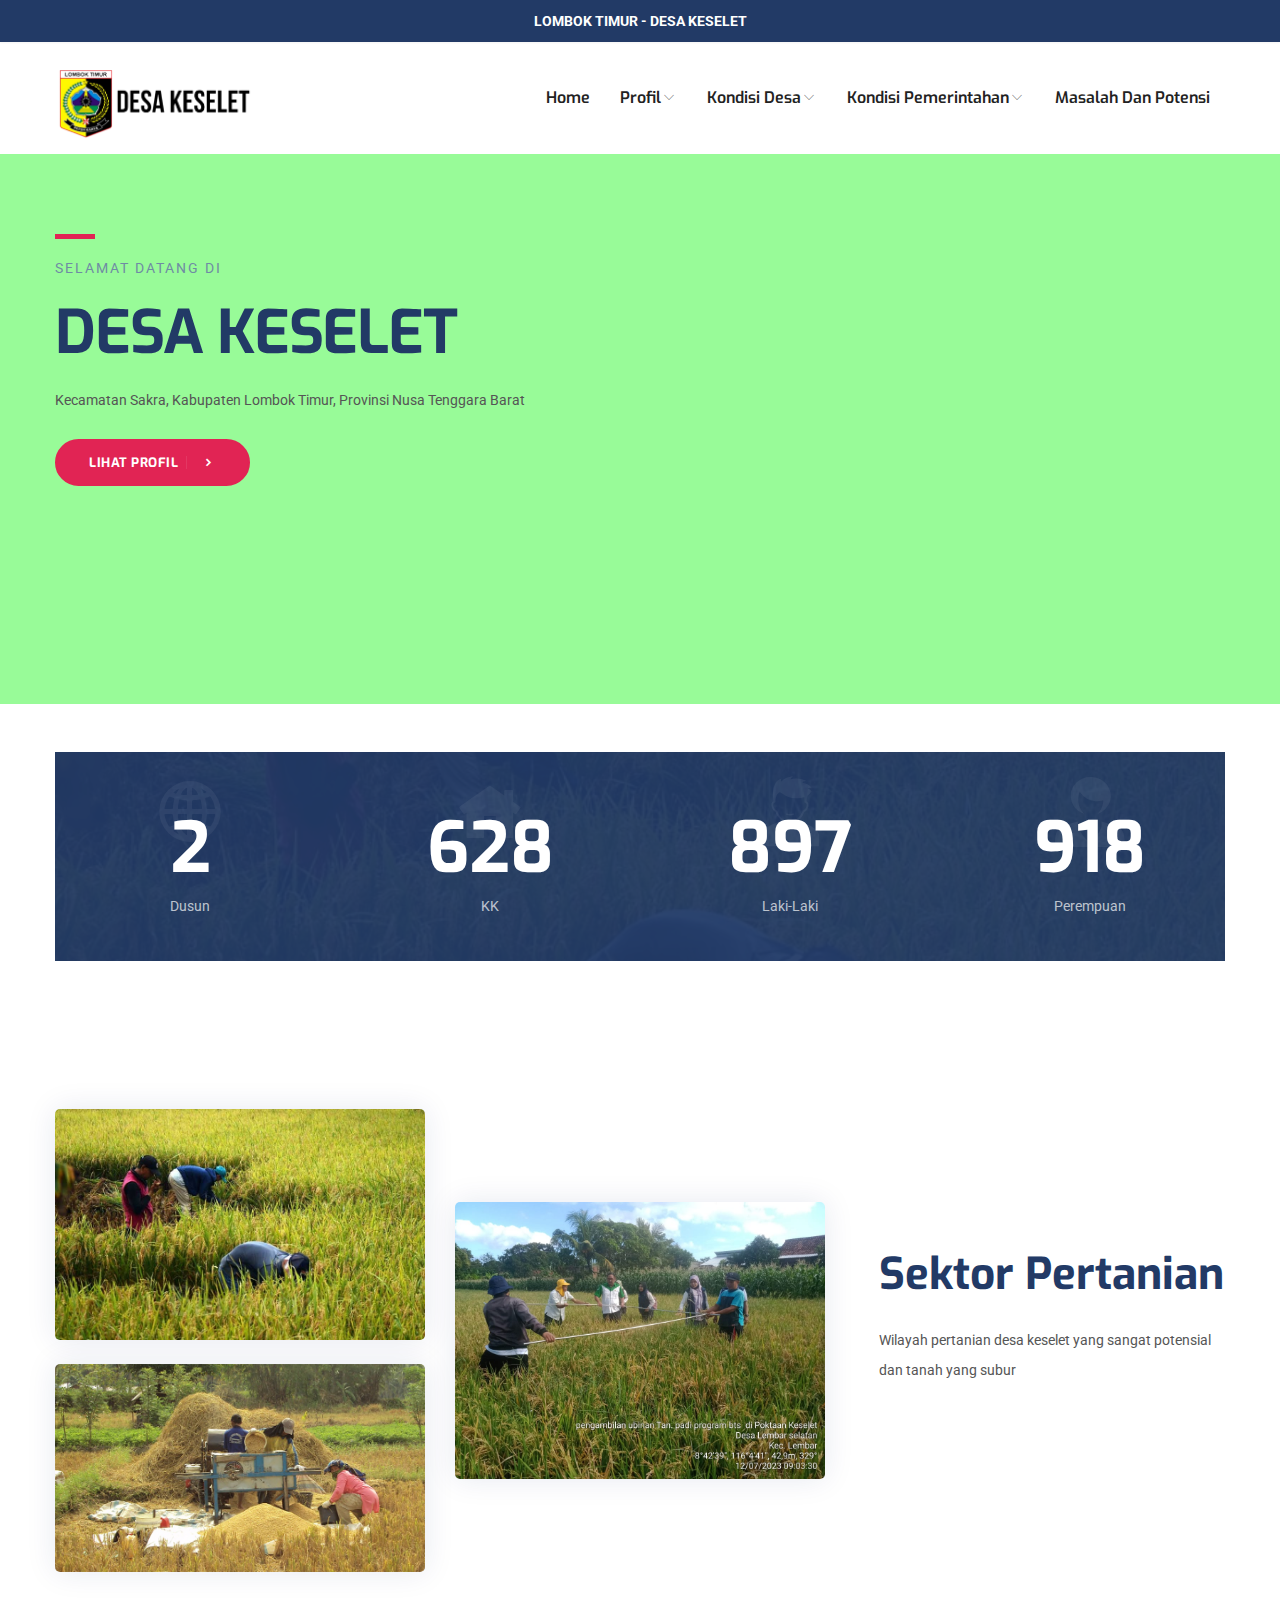
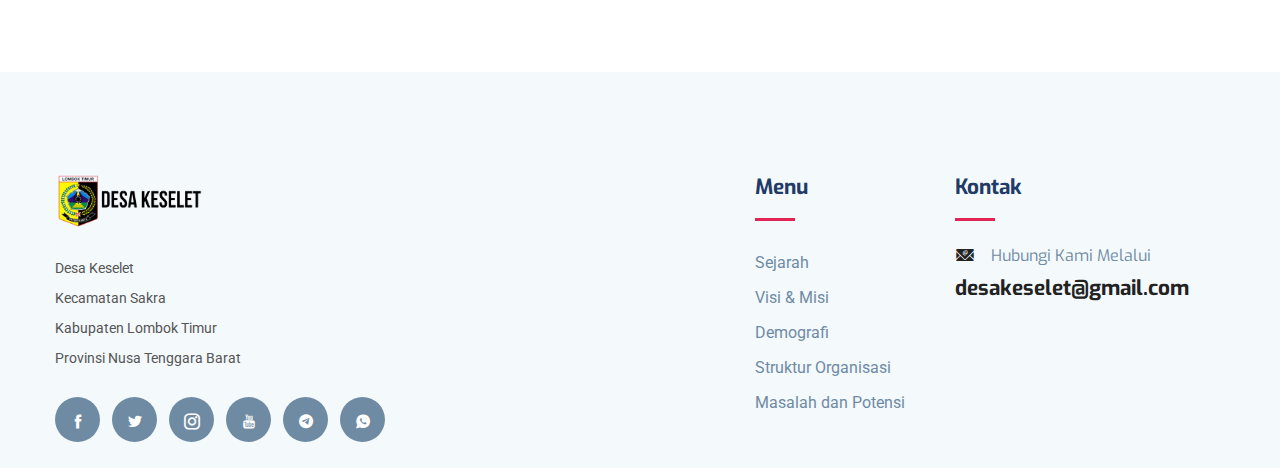
<file: index.html>
<!DOCTYPE html>
<html lang="zxx">
<head>
  <meta http-equiv="Content-Type" content="text/html; charset=UTF-8">
  <meta name="description" content="Website Desa Keselet Lombok Timur">
  <meta name="viewport" content="width=device-width, initial-scale=1.0">
  
  <title>Lombok Timur - Desa Keselet</title>

  <!-- Favicon -->
  <!-- bootstrap.min css -->
  <link rel="stylesheet" href="plugins/bootstrap/css/bootstrap.min.css">
  <!-- Icon Font Css -->
  <link rel="stylesheet" href="plugins/icofont/icofont.min.css">
  <!-- Slick Slider  CSS -->
  <link rel="stylesheet" href="plugins/slick-carousel/slick/slick.css">
  <link rel="stylesheet" href="plugins/slick-carousel/slick/slick-theme.css">

  <!-- Main Stylesheet -->
  <link rel="stylesheet" href="css/style.css">

</head>

<body id="top">

<header>
	<div class="header-top-bar">
		<div class="container">
			<span class="font-weight-bold mx-auto d-block text-center">LOMBOK TIMUR - DESA KESELET</span>
		</div>
	</div>
	<nav class="navbar navbar-expand-lg navigation" id="navbar">
		<div class="container">
		 	 <a class="navbar-brand" href="index.html">
			  	<img src="images/logo.png" alt="" class="img-fluid" width="200px" height="200px">
			  </a>

		  	<button class="navbar-toggler collapsed" type="button" data-toggle="collapse" data-target="#navbarmain" aria-controls="navbarmain" aria-expanded="false" aria-label="Toggle navigation">
			<span class="icofont-navigation-menu"></span>
		  </button>
	  
		  <div class="collapse navbar-collapse" id="navbarmain">
			<ul class="navbar-nav ml-auto">
				<li class="nav-item active">
					<a class="nav-link" href="index.html">Home</a>
				</li>

				<li class="nav-item dropdown">
					<a class="nav-link dropdown-toggle" href="#" id="dropdown01" data-toggle="dropdown" aria-haspopup="true" aria-expanded="false">Profil<i class="icofont-thin-down"></i></a>
					<ul class="dropdown-menu" aria-labelledby="dropdown01">
						<li><a class="dropdown-item" href="sejarah-desa.html">Sejarah Desa</a></li>
						<li><a class="dropdown-item" href="visi-misi.html">Visi Misi</a></li>
					</ul>
				</li>

				<li class="nav-item dropdown">
					<a class="nav-link dropdown-toggle" href="#" id="dropdown02" data-toggle="dropdown" aria-haspopup="true" aria-expanded="false">Kondisi Desa<i class="icofont-thin-down"></i></a>
					<ul class="dropdown-menu" aria-labelledby="dropdown02">
						<li><a class="dropdown-item" href="demografi.html">Demografi</a></li>
						<li><a class="dropdown-item" href="keadaan-sosial.html">Keadaan Sosial</a></li>
						<li><a class="dropdown-item" href="keadaan-ekonomi.html">Keadaan Ekonomi</a></li>
					</ul>
				</li>
				
				<li class="nav-item dropdown">
					<a class="nav-link dropdown-toggle" href="#" id="dropdown03" data-toggle="dropdown" aria-haspopup="true" aria-expanded="false">Kondisi Pemerintahan<i class="icofont-thin-down"></i></a>
					<ul class="dropdown-menu" aria-labelledby="dropdown03">
						<li><a class="dropdown-item" href="lembaga-pemerintahan.html">Lembaga Pemerintahan</a></li>
						<li><a class="dropdown-item" href="lembaga-kemasyarakatan.html">Lembaga Kemasyarakatan</a></li>
						<li><a class="dropdown-item" href="pembagian-wilayah.html">Pembagian Wilayah</a></li>
						<li><a class="dropdown-item" href="struktur-organisasi.html">Struktur Organisai</a></li>
					</ul>
				</li>  

				<li class="nav-item active">
					<a class="nav-link" href="masalah-potensi.html">Masalah dan Potensi</a>
				</li>
			</ul>
		  </div>
		</div>
	</nav>
</header>
	



<!-- Slider Start -->
<section class="banner">
	<div class="container">
		<div class="row">
			<div class="col-lg-6 col-md-12 col-xl-7">
				<div class="block">
					<div class="divider mb-3"></div>
					<span class="text-uppercase text-sm letter-spacing ">Selamat Datang Di</span>
					<h1 class="mb-3 mt-3">DESA KESELET</h1>
					
					<p class="mb-4 pr-5">Kecamatan Sakra, Kabupaten Lombok Timur, Provinsi Nusa Tenggara Barat</p>
					<div class="btn-container ">
						<a href="sejarah-desa.html"  class="btn btn-main-2 btn-icon btn-round-full">Lihat Profil<i class="icofont-simple-right ml-2  "></i></a>
					</div>
				</div>
			</div>
		</div>
	</div>
</section>

<section class="cta-section my-5">
	<div class="container">
		<div class="cta position-relative">
			<div class="row">
				<div class="col-lg-3 col-md-6 col-sm-6">
					<div class="counter-stat">
						<i class="icofont-globe"></i>
						<span class="h3">3</span>
						<p>Dusun</p>
					</div>
				</div>
				<div class="col-lg-3 col-md-6 col-sm-6">
					<div class="counter-stat">
						<i class="icofont-home"></i>
						<span class="h3">872</span>
						<p>KK</p>
					</div>
				</div>
				
				<div class="col-lg-3 col-md-6 col-sm-6">
					<div class="counter-stat">
						<i class="icofont-boy"></i>
						<span class="h3">1246</span>
						<p>Laki-Laki</p>
					</div>
				</div>
				<div class="col-lg-3 col-md-6 col-sm-6">
					<div class="counter-stat">
						<i class="icofont-girl"></i>
						<span class="h3">1275</span>
						<p>Perempuan</p>
					</div>
				</div>
			</div>
		</div>
	</div>	
</section>


<section class="section about">
	<div class="container">
		<div class="row align-items-center">
			<div class="col-lg-4 col-sm-6">
				<div class="about-img">
					<img src="images/panen3.jpg" alt="" class="img-fluid">
					<img src="images/panen2.jpg" alt="" class="img-fluid mt-4">
				</div>
			</div>
			<div class="col-lg-4 col-sm-6">
				<div class="about-img mt-4 mt-lg-0">
					<img src="images/panen.jpg" alt="" class="img-fluid">
				</div>
			</div>
			<div class="col-lg-4">
				<div class="about-content pl-4 mt-4 mt-lg-0">
					<h2 class="title-color">Sektor Pertanian</h2>
					<p class="mt-4 mb-5">Wilayah pertanian desa keselet yang sangat potensial dan tanah yang subur</p>

				</div>
			</div>
		</div>
	</div>
</section>


<!-- footer Start -->
<footer class="footer section gray-bg">
            <div class="container">
                <div class="row">
                    <div class="col-lg-4 mr-auto col-sm-6">
                        <div class="widget mb-5 mb-lg-0">
                            <div class="logo mb-4">
                                <img src="images/logo.png" alt="" class="img-fluid" width="150px" height="150px">
                            </div>
                            <p>Desa Keselet <br> Kecamatan Sakra <br> Kabupaten Lombok Timur <br> Provinsi Nusa Tenggara Barat</p>

                            <ul class="list-inline footer-socials mt-4">
                                <li class="list-inline-item"><a href="https://www.facebook.com/"><i class="icofont-facebook"></i></a></li>
                                <li class="list-inline-item"><a href="https://twitter.com/"><i class="icofont-twitter"></i></a></li>
								<li class="list-inline-item"><a href="https://www.instagram.com/"><i class="icofont-instagram"></i></a></li>
                                <li class="list-inline-item"><a href="https://youtube.com/"><i class="icofont-youtube"></i></a></li>
								<li class="list-inline-item"><a href="https://www.telegram.com/"><i class="icofont-telegram"></i></a></li>
                                <li class="list-inline-item"><a href="https://wa.me/087861527014" target="_blank"><i class="icofont-whatsapp"></i></a></li>
                            </ul>
                        </div>
                    </div>

                    <div class="col-lg-2 col-md-6 col-sm-6">
                        <div class="widget mb-5 mb-lg-0">
                            <h4 class="text-capitalize mb-3">Menu</h4>
                            <div class="divider mb-4"></div>

                            <ul class="list-unstyled footer-menu lh-35">
                                <li><a href="sejarah-desa.html">Sejarah </a></li>
                                <li><a href="visi-misi.html">Visi & Misi</a></li>
                                <li><a href="demografi.html">Demografi</a></li>
                                <li><a href="struktur-organisasi.html">Struktur Organisasi</a></li>
                                <li><a href="masalah-potensi.html">Masalah dan Potensi</li>
                            </ul>
                        </div>
                    </div>

                    <div class="col-lg-3 col-md-6 col-sm-6">
                        <div class="widget widget-contact mb-5 mb-lg-0">
                            <h4 class="text-capitalize mb-3">Kontak</h4>
                            <div class="divider mb-4"></div>

                            <div class="footer-contact-block mb-4">
                                <div class="icon d-flex align-items-center">
                                    <i class="icofont-email mr-3"></i>
                                    <span class="h6 mb-0">Hubungi Kami  Melalui</span>
                                </div>
                                <h4 class="mt-2"><a href="tel:+23-345-67890">desakeselet@gmail.com</a></h4>
                            </div>
                            <!-- NO HP -->
                            <!-- <div class="footer-contact-block">
                                <div class="icon d-flex align-items-center">
                                    <i class="icofont-support mr-3"></i>
                                    <span class="h6 mb-0">HP</span>
                                </div>
                                <h4 class="mt-2"><a href="tel:+23-345-67890">+62 82231314343</a></h4>
                            </div> -->
                        </div>
                    </div>
                </div>
                

            </div>
        </footer>

   

    <!-- 
    Essential Scripts
    =====================================-->

    
    <!-- Main jQuery -->
    <script src="plugins/jquery/jquery.js"></script>
    <!-- Bootstrap 4.3.2 -->
    <script src="plugins/bootstrap/js/popper.js"></script>
    <script src="plugins/bootstrap/js/bootstrap.min.js"></script>
    <script src="plugins/counterup/jquery.easing.js"></script>
    <!-- Slick Slider -->
    <script src="plugins/slick-carousel/slick/slick.min.js"></script>
    <!-- Counterup -->
    <script src="plugins/counterup/jquery.waypoints.min.js"></script>
    
    <script src="plugins/shuffle/shuffle.min.js"></script>
    <script src="plugins/counterup/jquery.counterup.min.js"></script>
   
    
    <script src="js/script.js"></script>
    <script src="js/contact.js"></script>

  </body>
  </html>
</file>
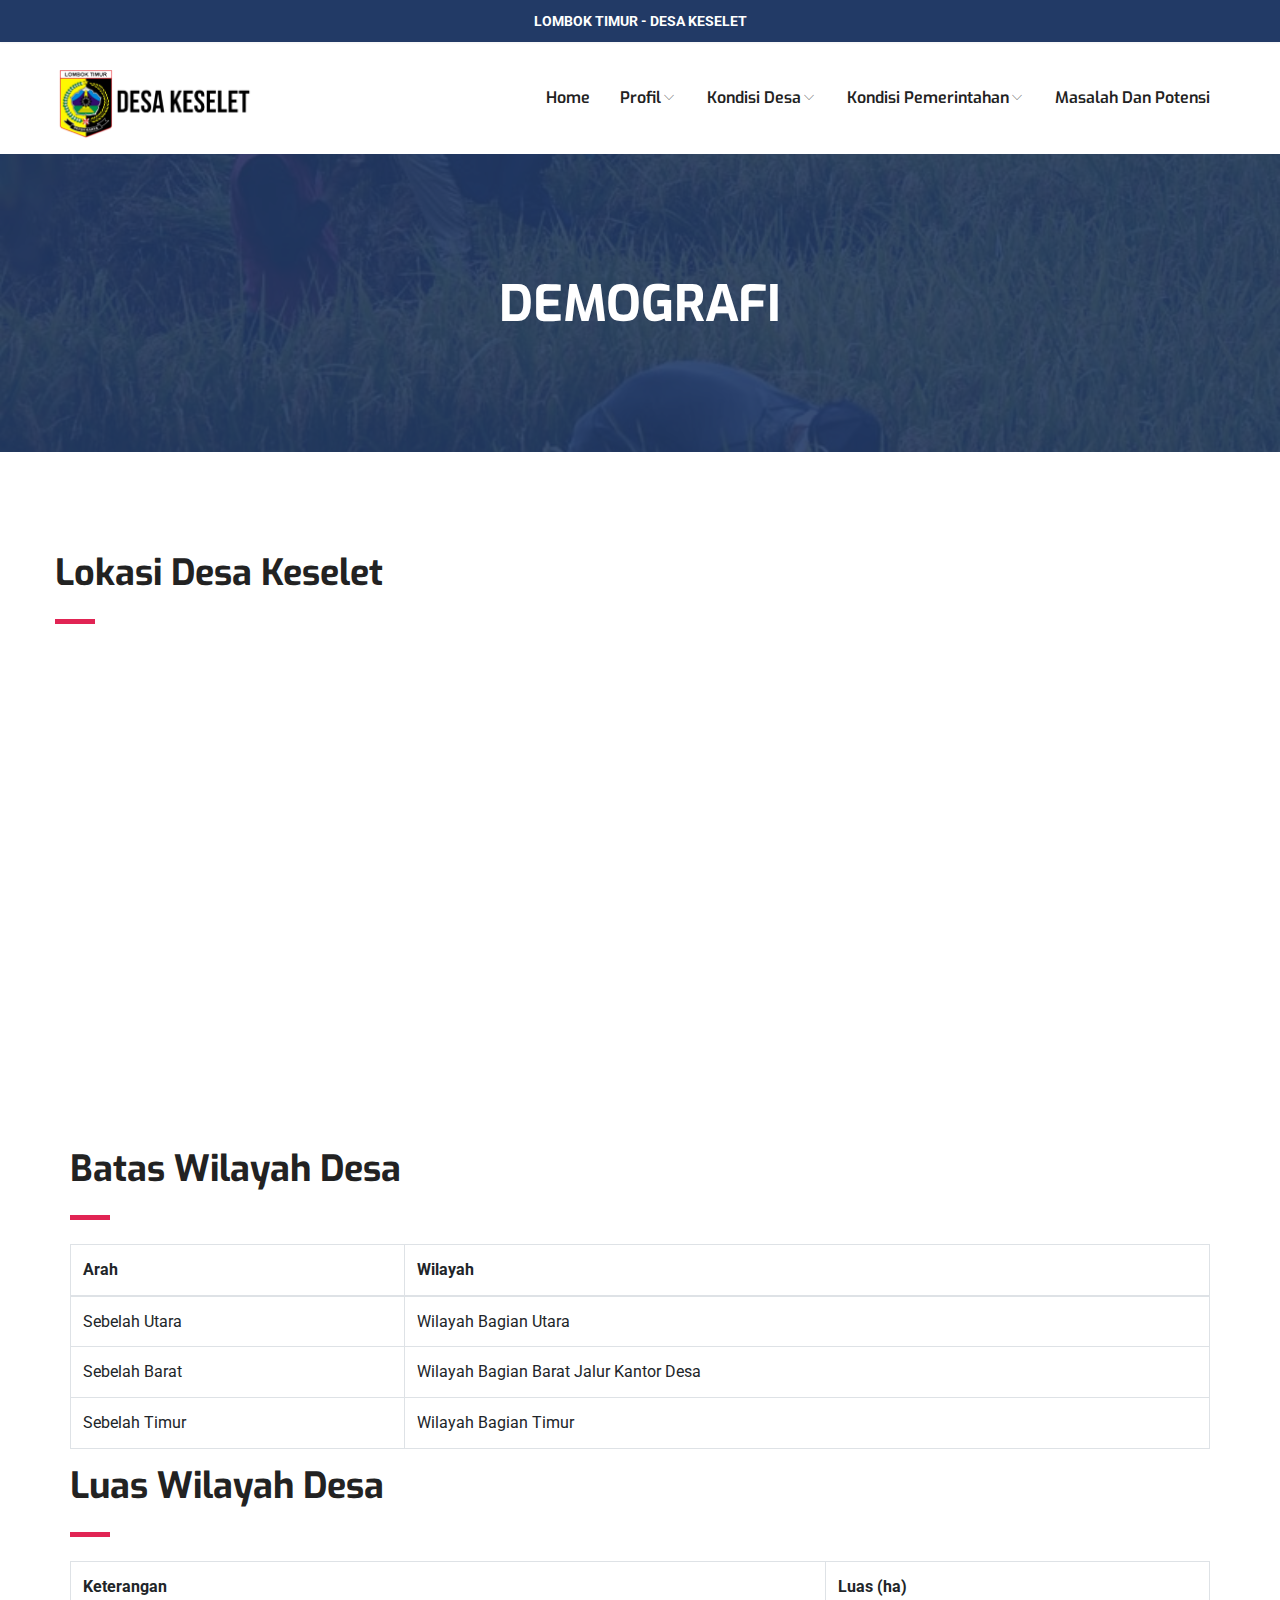
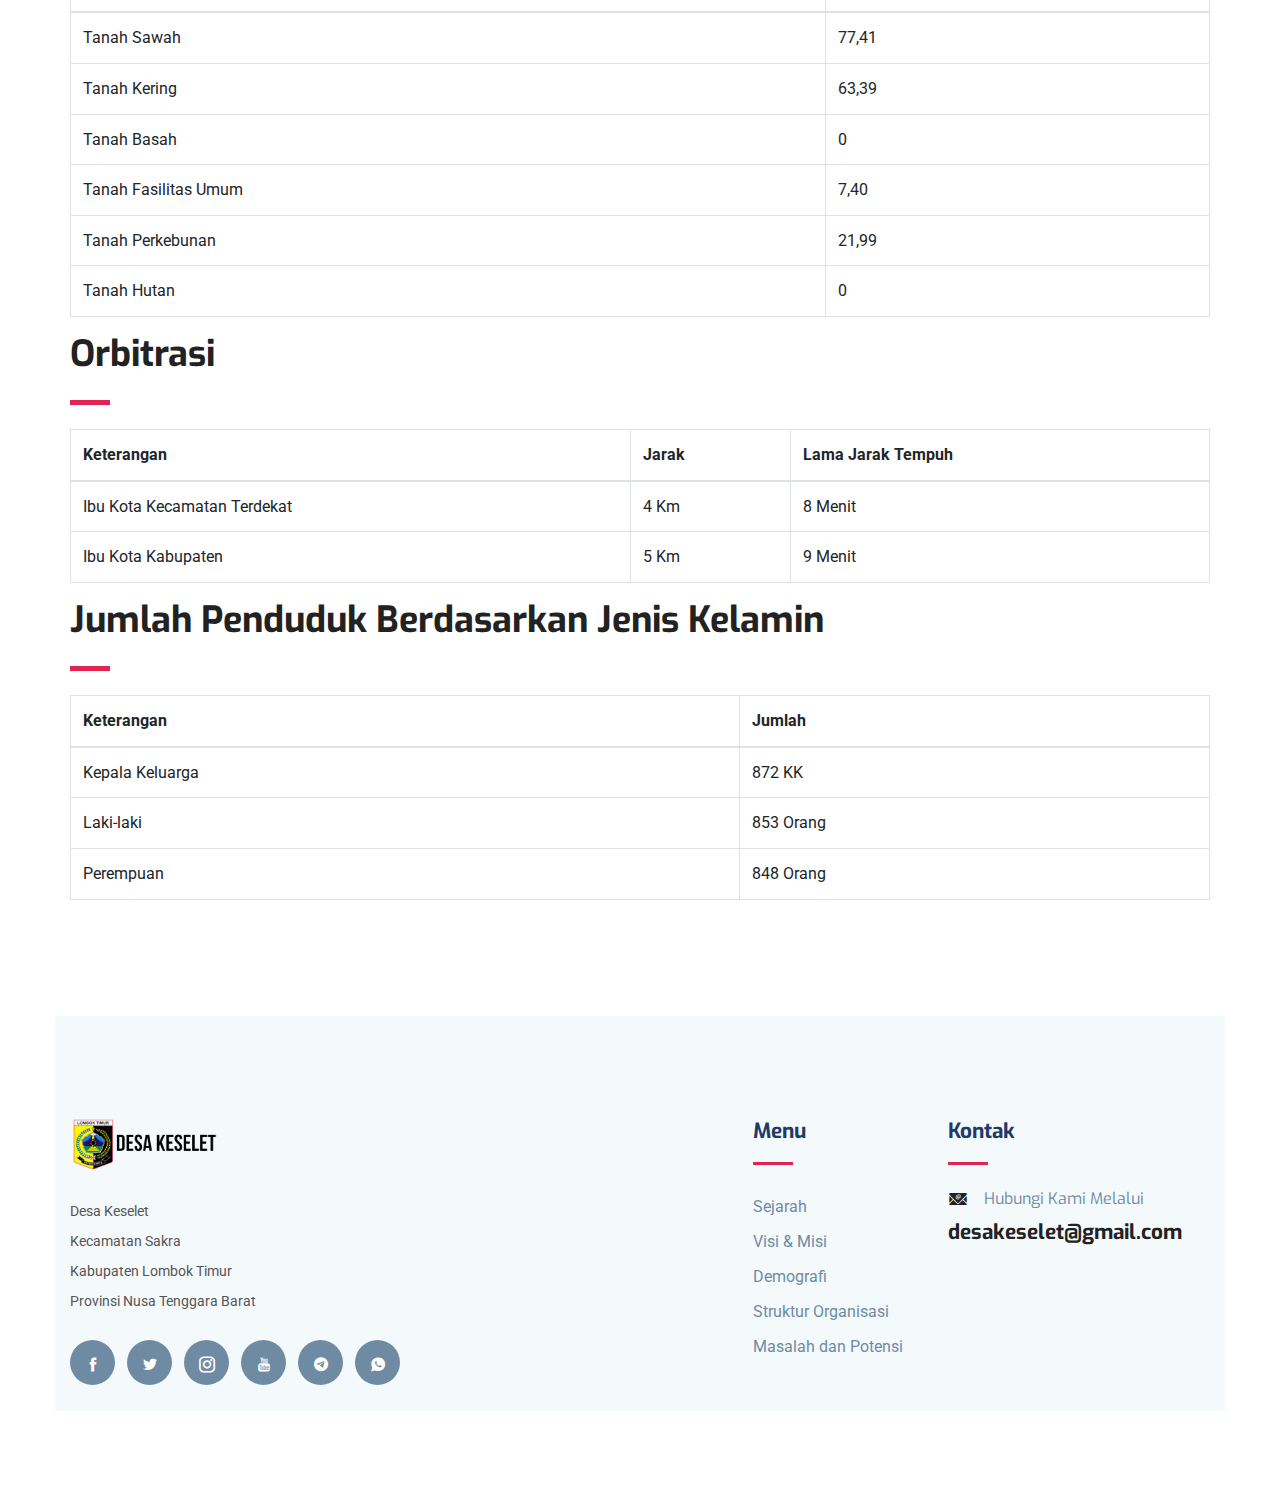
<file: demografi.html>
<!DOCTYPE html>
<html lang="zxx">
    <head>
        <meta http-equiv="Content-Type" content="text/html; charset=UTF-8">
        <meta name="description" content="Website Desa Keselet Lombok Timur">

        <meta name="viewport" content="width=device-width, initial-scale=1.0">

        <title>Demografi</title>

        <!-- Favicon -->

        <!-- bootstrap.min css -->
        <link rel="stylesheet" href="plugins/bootstrap/css/bootstrap.min.css">
        <!-- Icon Font Css -->
        <link rel="stylesheet" href="plugins/icofont/icofont.min.css">
        <!-- Slick Slider  CSS -->
        <link rel="stylesheet" href="plugins/slick-carousel/slick/slick.css">
        <link rel="stylesheet" href="plugins/slick-carousel/slick/slick-theme.css">

        <!-- Main Stylesheet -->
        <link rel="stylesheet" href="css/style.css">

    </head>

    <body id="top">
    <header>
        <div class="header-top-bar">
            <div class="container">
                <span class="font-weight-bold mx-auto d-block text-center">LOMBOK TIMUR - DESA KESELET</span>
            </div>
        </div>
        <nav class="navbar navbar-expand-lg navigation" id="navbar">
            <div class="container">
                <a class="navbar-brand" href="index.html">
                    <img src="images/logo.png" alt="" class="img-fluid" width="200px" height="200px">
                </a>

                <button class="navbar-toggler collapsed" type="button" data-toggle="collapse" data-target="#navbarmain" aria-controls="navbarmain" aria-expanded="false" aria-label="Toggle navigation">
                <span class="icofont-navigation-menu"></span>
            </button>
        
            <div class="collapse navbar-collapse" id="navbarmain">
                <ul class="navbar-nav ml-auto">
                    <li class="nav-item active">
                        <a class="nav-link" href="index.html">Home</a>
                    </li>

                    <li class="nav-item dropdown">
                        <a class="nav-link dropdown-toggle" href="#" id="dropdown01" data-toggle="dropdown" aria-haspopup="true" aria-expanded="false">Profil<i class="icofont-thin-down"></i></a>
                        <ul class="dropdown-menu" aria-labelledby="dropdown01">
                            <li><a class="dropdown-item" href="sejarah-desa.html">Sejarah Desa</a></li>
                            <li><a class="dropdown-item" href="visi-misi.html">Visi Misi</a></li>
                        </ul>
                    </li>

                    <li class="nav-item dropdown">
                        <a class="nav-link dropdown-toggle" href="#" id="dropdown02" data-toggle="dropdown" aria-haspopup="true" aria-expanded="false">Kondisi Desa<i class="icofont-thin-down"></i></a>
                        <ul class="dropdown-menu" aria-labelledby="dropdown02">
                            <li><a class="dropdown-item" href="demografi.html">Demografi</a></li>
                            <li><a class="dropdown-item" href="keadaan-sosial.html">Keadaan Sosial</a></li>
                            <li><a class="dropdown-item" href="keadaan-ekonomi.html">Keadaan Ekonomi</a></li>
                        </ul>
                    </li>
                    
                    <li class="nav-item dropdown">
                        <a class="nav-link dropdown-toggle" href="#" id="dropdown03" data-toggle="dropdown" aria-haspopup="true" aria-expanded="false">Kondisi Pemerintahan<i class="icofont-thin-down"></i></a>
                        <ul class="dropdown-menu" aria-labelledby="dropdown03">
                            <li><a class="dropdown-item" href="lembaga-pemerintahan.html">Lembaga Pemerintahan</a></li>
                            <li><a class="dropdown-item" href="lembaga-kemasyarakatan.html">Lembaga Kemasyarakatan</a></li>
                            <li><a class="dropdown-item" href="pembagian-wilayah.html">Pembagian Wilayah</a></li>
                            <li><a class="dropdown-item" href="struktur-organisasi.html">Struktur Organisai</a></li>
                        </ul>
                    </li>  

                    <li class="nav-item active">
                        <a class="nav-link" href="masalah-potensi.html">Masalah dan Potensi</a>
                    </li>
                </ul>
            </div>
            </div>
        </nav>
    </header>

        <!-- START -->

        <section class="page-title bg-1">
            <div class="overlay"></div>
            <div class="container">
                <div class="row">
                <div class="col-md-12">
                    <div class="block text-center">
                    <h1 class="text-capitalize mb-5 text-lg">DEMOGRAFI</h1>
                    </div>
                </div>
                </div>
            </div>
        </section>

        <section class="section department-single">
            <div class="container">

                <h3 class="text-md">Lokasi Desa Keselet</h3>
<div class="divider my-4"></div>
<div class="map-container" style="width: 100%; height: 400px;">
    <iframe 
        src="https://www.google.com/maps/embed?pb=!1m18!1m12!1m3!1d246.21341690603114!2d116.36951299999998!3d-8.701889999999998!2m3!1f0!2f0!3f0!3m2!1i1024!2i768!4f13.1!3m3!1m2!1s0x2dcc4fa6c3b4b71b%3A0x60b822d4be44a86!2sDesa%20Keselet%2C%20Lombok%20Timur%2C%20Nusa%20Tenggara%20Barat!5e0!3m2!1sen!2sid!4v1699335209741!5m2!1sen!2sid"
        width="100%" 
        height="400" 
        style="border:0;" 
        allowfullscreen="" 
        loading="lazy" 
        referrerpolicy="no-referrer-when-downgrade">
    </iframe>
</div>

               
<section class="section department-single">
    <div class="container">
        <h3 class="text-md">Batas Wilayah Desa</h3>
        <div class="divider my-4"></div>
        <table class="table table-bordered">
            <thead>
                <tr>
                    <th scope="col">Arah</th>
                    <th scope="col">Wilayah</th>
                </tr>
            </thead>
            <tbody>
                <tr>
                    <td>Sebelah Utara</td>
                    <td>Wilayah Bagian Utara</td>
                </tr>
                <tr>
                    <td>Sebelah Barat</td>
                    <td>Wilayah Bagian Barat Jalur Kantor Desa</td>
                </tr>
                <tr>
                    <td>Sebelah Timur</td>
                    <td>Wilayah Bagian Timur</td>
                </tr>
            </tbody>
        </table>

        <h3 class="text-md">Luas Wilayah Desa</h3>
        <div class="divider my-4"></div>
        <table class="table table-bordered">
            <thead>
                <tr>
                    <th scope="col">Keterangan</th>
                    <th scope="col">Luas (ha)</th>
                </tr>
            </thead>
            <tbody>
                <tr>
                    <td>Tanah Sawah</td>
                    <td>77,41</td>
                </tr>
                <tr>
                    <td>Tanah Kering</td>
                    <td>63,39</td>
                </tr>
                <tr>
                    <td>Tanah Basah</td>
                    <td>0</td>
                </tr>
                <tr>
                    <td>Tanah Fasilitas Umum</td>
                    <td>7,40</td>
                </tr>
                <tr>
                    <td>Tanah Perkebunan</td>
                    <td>21,99</td>
                </tr>
                <tr>
                    <td>Tanah Hutan</td>
                    <td>0</td>
                </tr>
            </tbody>
        </table>

        <h3 class="text-md">Orbitrasi</h3>
<div class="divider my-4"></div>

<!-- Tabel Orbitasi -->
<table class="table table-bordered">
    <thead>
        <tr>
            <th scope="col">Keterangan</th>
            <th scope="col">Jarak</th>
            <th scope="col">Lama Jarak Tempuh</th>
        </tr>
    </thead>
    <tbody>
        <tr>
            <td>Ibu Kota Kecamatan Terdekat</td>
            <td>4 Km</td>
            <td>8 Menit</td>
        </tr>
        <tr>
            <td>Ibu Kota Kabupaten</td>
            <td>5 Km</td>
            <td>9 Menit</td>
        </tr>
    </tbody>
</table>

        <h3 class="text-md">Jumlah Penduduk Berdasarkan Jenis Kelamin</h3>
        <div class="divider my-4"></div>
        <table class="table table-bordered">
            <thead>
                <tr>
                    <th scope="col">Keterangan</th>
                    <th scope="col">Jumlah</th>
                </tr>
            </thead>
            <tbody>
                <tr>
                    <td>Kepala Keluarga</td>
                    <td>872 KK</td>
                </tr>
                <tr>
                    <td>Laki-laki</td>
                    <td>853 Orang</td>
                </tr>
                <tr>
                    <td>Perempuan</td>
                    <td>848 Orang</td>
                </tr>
            </tbody>
        </table>
    </div>
</section>


        <!-- END -->



        <!-- footer Start -->
<footer class="footer section gray-bg">
    <div class="container">
        <div class="row">
            <div class="col-lg-4 mr-auto col-sm-6">
                <div class="widget mb-5 mb-lg-0">
                    <div class="logo mb-4">
                        <img src="images/logo.png" alt="" class="img-fluid" width="150px" height="150px">
                    </div>
                    <p>Desa Keselet <br> Kecamatan Sakra <br> Kabupaten Lombok Timur <br> Provinsi Nusa Tenggara Barat</p>

                    <ul class="list-inline footer-socials mt-4">
                        <li class="list-inline-item"><a href="https://www.facebook.com/"><i class="icofont-facebook"></i></a></li>
                        <li class="list-inline-item"><a href="https://twitter.com/"><i class="icofont-twitter"></i></a></li>
                        <li class="list-inline-item"><a href="https://www.instagram.com/"><i class="icofont-instagram"></i></a></li>
                        <li class="list-inline-item"><a href="https://youtube.com/"><i class="icofont-youtube"></i></a></li>
                        <li class="list-inline-item"><a href="https://www.telegram.com/"><i class="icofont-telegram"></i></a></li>
                        <li class="list-inline-item"><a href="https://wa.me/087861527014" target="_blank"><i class="icofont-whatsapp"></i></a></li>
                    </ul>
                </div>
            </div>

            <div class="col-lg-2 col-md-6 col-sm-6">
                <div class="widget mb-5 mb-lg-0">
                    <h4 class="text-capitalize mb-3">Menu</h4>
                    <div class="divider mb-4"></div>

                    <ul class="list-unstyled footer-menu lh-35">
                        <li><a href="sejarah-desa.html">Sejarah </a></li>
                        <li><a href="visi-misi.html">Visi & Misi</a></li>
                        <li><a href="demografi.html">Demografi</a></li>
                        <li><a href="struktur-organisasi.html">Struktur Organisasi</a></li>
                        <li><a href="masalah-potensi.html">Masalah dan Potensi</li>
                    </ul>
                </div>
            </div>

            <div class="col-lg-3 col-md-6 col-sm-6">
                <div class="widget widget-contact mb-5 mb-lg-0">
                    <h4 class="text-capitalize mb-3">Kontak</h4>
                    <div class="divider mb-4"></div>

                    <div class="footer-contact-block mb-4">
                        <div class="icon d-flex align-items-center">
                            <i class="icofont-email mr-3"></i>
                            <span class="h6 mb-0">Hubungi Kami  Melalui</span>
                        </div>
                        <h4 class="mt-2"><a href="tel:+23-345-67890">desakeselet@gmail.com</a></h4>
                    </div>
                    <!-- NO HP -->
                    <!-- <div class="footer-contact-block">
                        <div class="icon d-flex align-items-center">
                            <i class="icofont-support mr-3"></i>
                            <span class="h6 mb-0">HP</span>
                        </div>
                        <h4 class="mt-2"><a href="tel:+23-345-67890">+62 82231314343</a></h4>
                    </div> -->
                </div>
            </div>
        </div>
        

    </div>
</footer>

    

        <!-- 
        Essential Scripts
        =====================================-->

        
        <!-- Main jQuery -->
        <script src="plugins/jquery/jquery.js"></script>
        <!-- Bootstrap 4.3.2 -->
        <script src="plugins/bootstrap/js/popper.js"></script>
        <script src="plugins/bootstrap/js/bootstrap.min.js"></script>
        <script src="plugins/counterup/jquery.easing.js"></script>
        <!-- Slick Slider -->
        <script src="plugins/slick-carousel/slick/slick.min.js"></script>
        <!-- Counterup -->
        <script src="plugins/counterup/jquery.waypoints.min.js"></script>
        
        <script src="plugins/shuffle/shuffle.min.js"></script>
        <script src="plugins/counterup/jquery.counterup.min.js"></script>
    
        
        <script src="js/script.js"></script>
        <script src="js/contact.js"></script>

    </body>
</html>
</file>
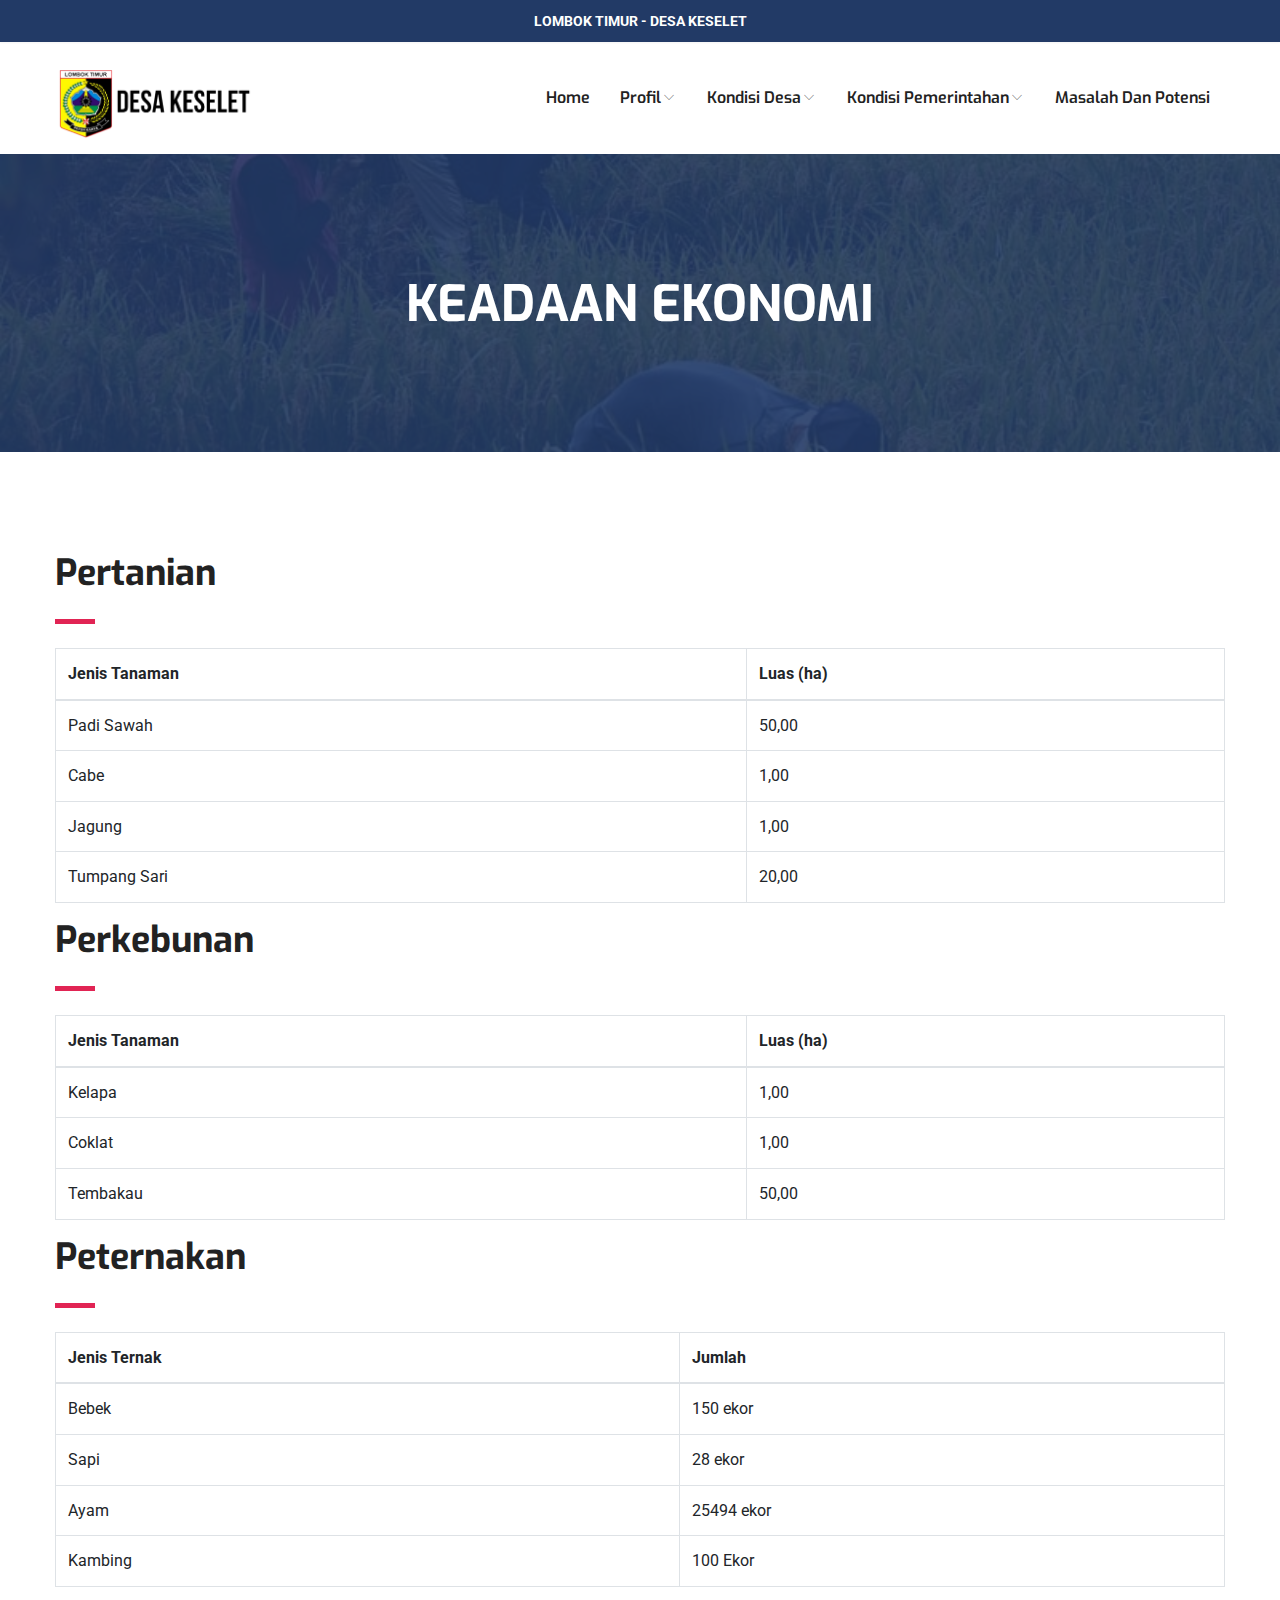
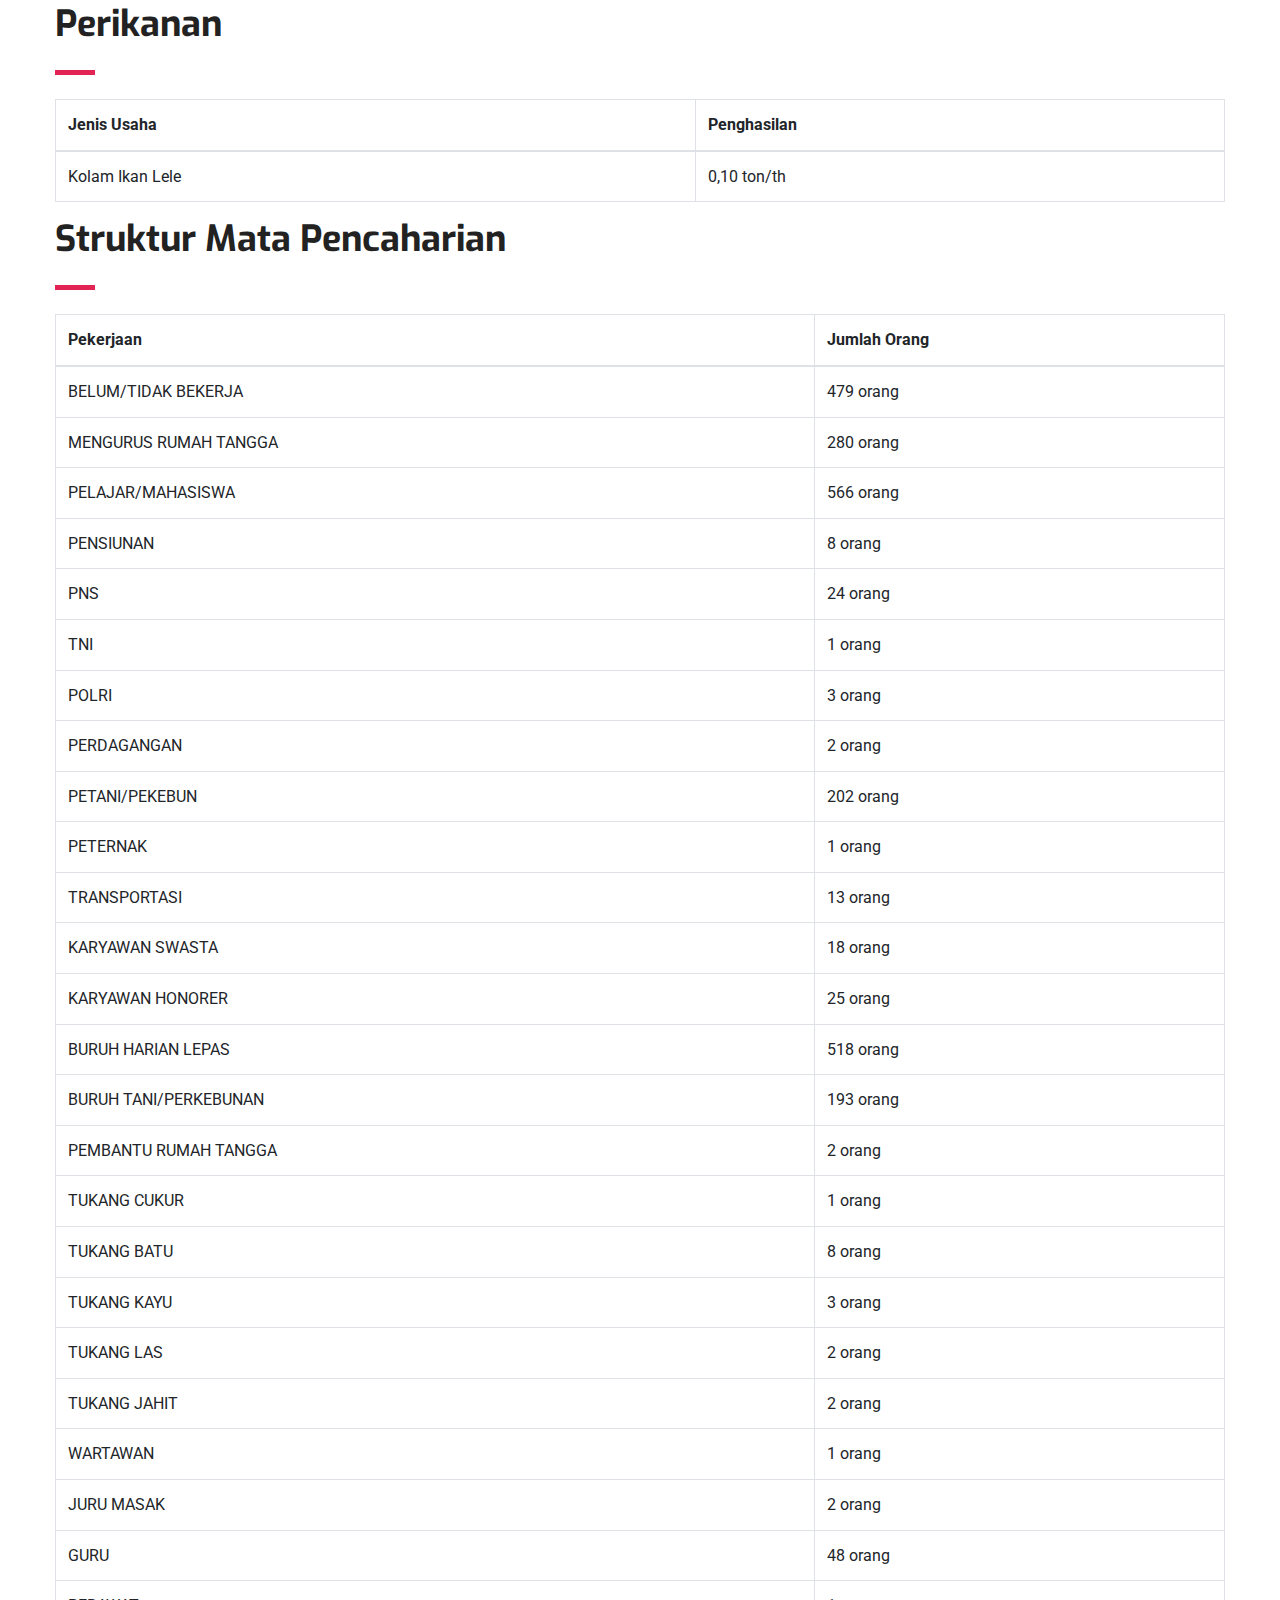
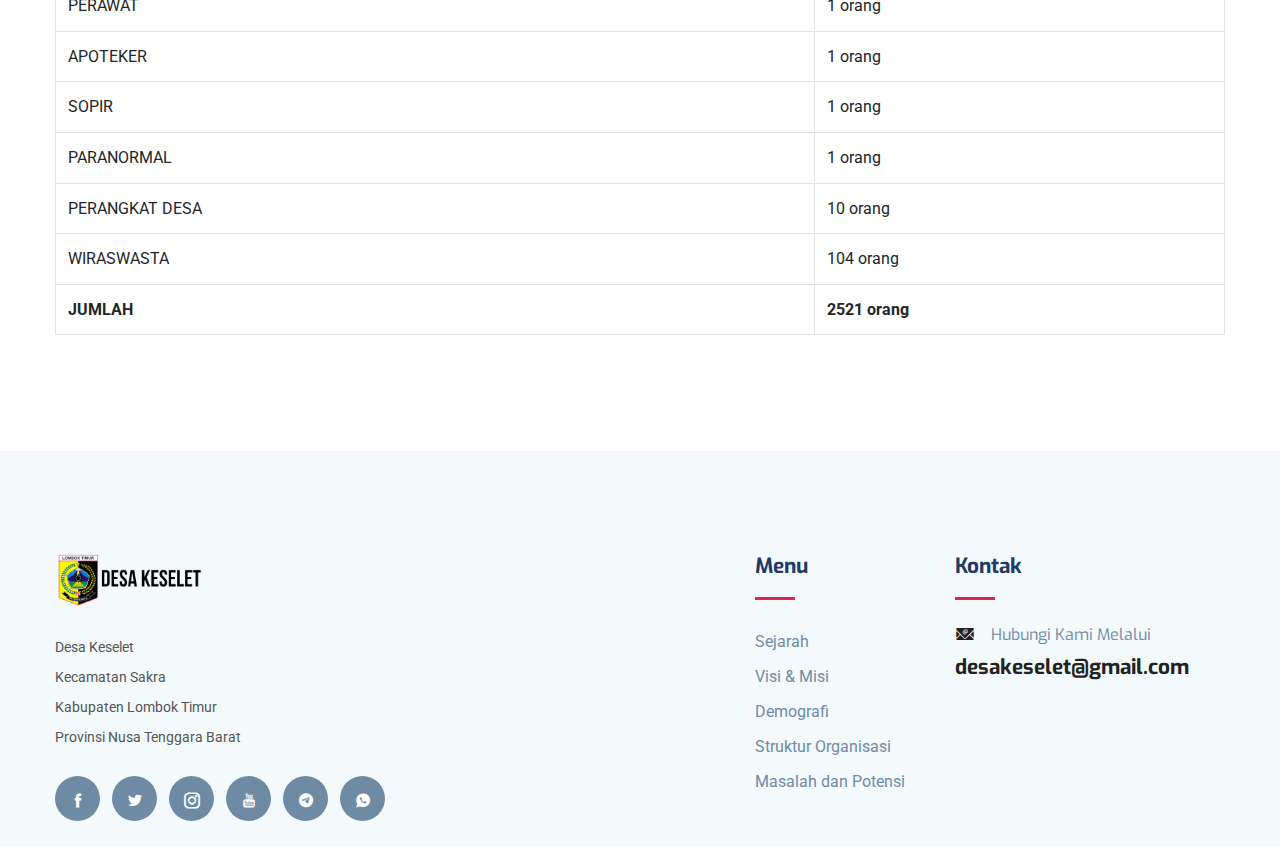
<file: keadaan-ekonomi.html>
<!DOCTYPE html>
<html lang="zxx">
    <head>
        <meta http-equiv="Content-Type" content="text/html; charset=UTF-8">
        <meta name="description" content="Website Desa Keselet Lombok Timur">

        <meta name="viewport" content="width=device-width, initial-scale=1.0">

        <title>Keadaan Ekonomi</title>

        <!-- Favicon -->

        <!-- bootstrap.min css -->
        <link rel="stylesheet" href="plugins/bootstrap/css/bootstrap.min.css">
        <!-- Icon Font Css -->
        <link rel="stylesheet" href="plugins/icofont/icofont.min.css">
        <!-- Slick Slider  CSS -->
        <link rel="stylesheet" href="plugins/slick-carousel/slick/slick.css">
        <link rel="stylesheet" href="plugins/slick-carousel/slick/slick-theme.css">

        <!-- Main Stylesheet -->
        <link rel="stylesheet" href="css/style.css">

    </head>

    <body id="top">
    <header>
        <div class="header-top-bar">
            <div class="container">
                <span class="font-weight-bold mx-auto d-block text-center">LOMBOK TIMUR - DESA KESELET</span>
            </div>
        </div>
        <nav class="navbar navbar-expand-lg navigation" id="navbar">
            <div class="container">
                <a class="navbar-brand" href="index.html">
                    <img src="images/logo.png" alt="" class="img-fluid" width="200px" height="200px">
                </a>

                <button class="navbar-toggler collapsed" type="button" data-toggle="collapse" data-target="#navbarmain" aria-controls="navbarmain" aria-expanded="false" aria-label="Toggle navigation">
                <span class="icofont-navigation-menu"></span>
            </button>
        
            <div class="collapse navbar-collapse" id="navbarmain">
                <ul class="navbar-nav ml-auto">
                    <li class="nav-item active">
                        <a class="nav-link" href="index.html">Home</a>
                    </li>

                    <li class="nav-item dropdown">
                        <a class="nav-link dropdown-toggle" href="#" id="dropdown01" data-toggle="dropdown" aria-haspopup="true" aria-expanded="false">Profil<i class="icofont-thin-down"></i></a>
                        <ul class="dropdown-menu" aria-labelledby="dropdown01">
                            <li><a class="dropdown-item" href="sejarah-desa.html">Sejarah Desa</a></li>
                            <li><a class="dropdown-item" href="visi-misi.html">Visi Misi</a></li>
                        </ul>
                    </li>

                    <li class="nav-item dropdown">
                        <a class="nav-link dropdown-toggle" href="#" id="dropdown02" data-toggle="dropdown" aria-haspopup="true" aria-expanded="false">Kondisi Desa<i class="icofont-thin-down"></i></a>
                        <ul class="dropdown-menu" aria-labelledby="dropdown02">
                            <li><a class="dropdown-item" href="demografi.html">Demografi</a></li>
                            <li><a class="dropdown-item" href="keadaan-sosial.html">Keadaan Sosial</a></li>
                            <li><a class="dropdown-item" href="keadaan-ekonomi.html">Keadaan Ekonomi</a></li>
                        </ul>
                    </li>
                    
                    <li class="nav-item dropdown">
                        <a class="nav-link dropdown-toggle" href="#" id="dropdown03" data-toggle="dropdown" aria-haspopup="true" aria-expanded="false">Kondisi Pemerintahan<i class="icofont-thin-down"></i></a>
                        <ul class="dropdown-menu" aria-labelledby="dropdown03">
                            <li><a class="dropdown-item" href="lembaga-pemerintahan.html">Lembaga Pemerintahan</a></li>
                            <li><a class="dropdown-item" href="lembaga-kemasyarakatan.html">Lembaga Kemasyarakatan</a></li>
                            <li><a class="dropdown-item" href="pembagian-wilayah.html">Pembagian Wilayah</a></li>
                            <li><a class="dropdown-item" href="struktur-organisasi.html">Struktur Organisai</a></li>
                        </ul>
                    </li>  

                    <li class="nav-item active">
                        <a class="nav-link" href="masalah-potensi.html">Masalah dan Potensi</a>
                    </li>
                </ul>
            </div>
            </div>
        </nav>
    </header>

    <section class="page-title bg-1">
        <div class="overlay"></div>
        <div class="container">
            <div class="row">
                <div class="col-md-12">
                    <div class="block text-center">
                        <h1 class="text-capitalize mb-5 text-lg">KEADAAN EKONOMI</h1>
                    </div>
                </div>
            </div>
        </div>
    </section>
    
    <section class="section department-single">
        <div class="container">
            <div class="">
                <div class="">
                    <div class="">
    
                        <h3 class="text-md">Pertanian</h3>
                        <div class="divider my-4"></div>
                        <table class="table table-bordered">
                            <thead>
                                <tr>
                                    <th scope="col">Jenis Tanaman</th>
                                    <th scope="col">Luas (ha)</th>
                                </tr>
                            </thead>
                            <tbody>
                                <tr>
                                    <td>Padi Sawah</td>
                                    <td>50,00</td>
                                </tr>
                                <tr>
                                    <td>Cabe</td>
                                    <td>1,00</td>
                                </tr>
                                <tr>
                                    <td>Jagung</td>
                                    <td>1,00</td>
                                </tr>
                                <tr>
                                    <td>Tumpang Sari</td>
                                    <td>20,00</td>
                                </tr>
                            </tbody>
                        </table>

                        <h3 class="text-md">Perkebunan</h3>
                        <div class="divider my-4"></div>
                        <table class="table table-bordered">
                            <thead>
                                <tr>
                                    <th scope="col">Jenis Tanaman</th>
                                    <th scope="col">Luas (ha)</th>
                                </tr>
                            </thead>
                            <tbody>
                                <tr>
                                    <td>Kelapa</td>
                                    <td>1,00</td>
                                </tr>
                                <tr>
                                    <td>Coklat</td>
                                    <td>1,00</td>
                                </tr>
                                <tr>
                                    <td>Tembakau</td>
                                    <td>50,00</td>
                                </tr>
                            </tbody>
                        </table>
    
                        <h3 class="text-md">Peternakan</h3>
                        <div class="divider my-4"></div>
                        <table class="table table-bordered">
                            <thead>
                                <tr>
                                    <th scope="col">Jenis Ternak</th>
                                    <th scope="col">Jumlah</th>
                                </tr>
                            </thead>
                            <tbody>
                                <tr>
                                    <td>Bebek</td>
                                    <td>150 ekor</td>
                                </tr>
                                <tr>
                                    <td>Sapi</td>
                                    <td>28 ekor</td>
                                </tr>
                                <tr>
                                    <td>Ayam</td>
                                    <td>25494 ekor</td>
                                </tr>
                                <tr>
                                    <td>Kambing</td>
                                    <td>100 Ekor</td>
                                </tr>
                            </tbody>
                        </table>
    
                        <h3 class="text-md">Perikanan</h3>
                        <div class="divider my-4"></div>
                        <table class="table table-bordered">
                            <thead>
                                <tr>
                                    <th scope="col">Jenis Usaha</th>
                                    <th scope="col">Penghasilan</th>
                                </tr>
                            </thead>
                            <tbody>
                                <tr>
                                    <td>Kolam Ikan Lele</td>
                                    <td>0,10 ton/th</td>
                                </tr>
                            </tbody>
                        </table>
    
                        <h3 class="text-md">Struktur Mata Pencaharian</h3>
                        <div class="divider my-4"></div>
                        <table class="table table-bordered">
                            <thead>
                                <tr>
                                    <th scope="col">Pekerjaan</th>
                                    <th scope="col">Jumlah Orang</th>
                                </tr>
                            </thead>
                            <tbody>
                                <tr><td>BELUM/TIDAK BEKERJA</td><td>479 orang</td></tr>
                                <tr><td>MENGURUS RUMAH TANGGA</td><td>280 orang</td></tr>
                                <tr><td>PELAJAR/MAHASISWA</td><td>566 orang</td></tr>
                                <tr><td>PENSIUNAN</td><td>8 orang</td></tr>
                                <tr><td>PNS</td><td>24 orang</td></tr>
                                <tr><td>TNI</td><td>1 orang</td></tr>
                                <tr><td>POLRI</td><td>3 orang</td></tr>
                                <tr><td>PERDAGANGAN</td><td>2 orang</td></tr>
                                <tr><td>PETANI/PEKEBUN</td><td>202 orang</td></tr>
                                <tr><td>PETERNAK</td><td>1 orang</td></tr>
                                <tr><td>TRANSPORTASI</td><td>13 orang</td></tr>
                                <tr><td>KARYAWAN SWASTA</td><td>18 orang</td></tr>
                                <tr><td>KARYAWAN HONORER</td><td>25 orang</td></tr>
                                <tr><td>BURUH HARIAN LEPAS</td><td>518 orang</td></tr>
                                <tr><td>BURUH TANI/PERKEBUNAN</td><td>193 orang</td></tr>
                                <tr><td>PEMBANTU RUMAH TANGGA</td><td>2 orang</td></tr>
                                <tr><td>TUKANG CUKUR</td><td>1 orang</td></tr>
                                <tr><td>TUKANG BATU</td><td>8 orang</td></tr>
                                <tr><td>TUKANG KAYU</td><td>3 orang</td></tr>
                                <tr><td>TUKANG LAS</td><td>2 orang</td></tr>
                                <tr><td>TUKANG JAHIT</td><td>2 orang</td></tr>
                                <tr><td>WARTAWAN</td><td>1 orang</td></tr>
                                <tr><td>JURU MASAK</td><td>2 orang</td></tr>
                                <tr><td>GURU</td><td>48 orang</td></tr>
                                <tr><td>PERAWAT</td><td>1 orang</td></tr>
                                <tr><td>APOTEKER</td><td>1 orang</td></tr>
                                <tr><td>SOPIR</td><td>1 orang</td></tr>
                                <tr><td>PARANORMAL</td><td>1 orang</td></tr>
                                <tr><td>PERANGKAT DESA</td><td>10 orang</td></tr>
                                <tr><td>WIRASWASTA</td><td>104 orang</td></tr>
                                <tr><td><strong>JUMLAH</strong></td><td><strong>2521 orang</strong></td></tr>
                            </tbody>
                        </table>
    
                    </div>
                </div>
            </div>
        </div>
    </section>
    



       <!-- footer Start -->
<footer class="footer section gray-bg">
    <div class="container">
        <div class="row">
            <div class="col-lg-4 mr-auto col-sm-6">
                <div class="widget mb-5 mb-lg-0">
                    <div class="logo mb-4">
                        <img src="images/logo.png" alt="" class="img-fluid" width="150px" height="150px">
                    </div>
                    <p>Desa Keselet <br> Kecamatan Sakra <br> Kabupaten Lombok Timur <br> Provinsi Nusa Tenggara Barat</p>

                    <ul class="list-inline footer-socials mt-4">
                        <li class="list-inline-item"><a href="https://www.facebook.com/"><i class="icofont-facebook"></i></a></li>
                        <li class="list-inline-item"><a href="https://twitter.com/"><i class="icofont-twitter"></i></a></li>
                        <li class="list-inline-item"><a href="https://www.instagram.com/"><i class="icofont-instagram"></i></a></li>
                        <li class="list-inline-item"><a href="https://youtube.com/"><i class="icofont-youtube"></i></a></li>
                        <li class="list-inline-item"><a href="https://www.telegram.com/"><i class="icofont-telegram"></i></a></li>
                        <li class="list-inline-item"><a href="https://wa.me/087861527014" target="_blank"><i class="icofont-whatsapp"></i></a></li>
                    </ul>
                </div>
            </div>

            <div class="col-lg-2 col-md-6 col-sm-6">
                <div class="widget mb-5 mb-lg-0">
                    <h4 class="text-capitalize mb-3">Menu</h4>
                    <div class="divider mb-4"></div>

                    <ul class="list-unstyled footer-menu lh-35">
                        <li><a href="sejarah-desa.html">Sejarah </a></li>
                        <li><a href="visi-misi.html">Visi & Misi</a></li>
                        <li><a href="demografi.html">Demografi</a></li>
                        <li><a href="struktur-organisasi.html">Struktur Organisasi</a></li>
                        <li><a href="masalah-potensi.html">Masalah dan Potensi</li>
                    </ul>
                </div>
            </div>

            <div class="col-lg-3 col-md-6 col-sm-6">
                <div class="widget widget-contact mb-5 mb-lg-0">
                    <h4 class="text-capitalize mb-3">Kontak</h4>
                    <div class="divider mb-4"></div>

                    <div class="footer-contact-block mb-4">
                        <div class="icon d-flex align-items-center">
                            <i class="icofont-email mr-3"></i>
                            <span class="h6 mb-0">Hubungi Kami  Melalui</span>
                        </div>
                        <h4 class="mt-2"><a href="tel:+23-345-67890">desakeselet@gmail.com</a></h4>
                    </div>
                    <!-- NO HP -->
                    <!-- <div class="footer-contact-block">
                        <div class="icon d-flex align-items-center">
                            <i class="icofont-support mr-3"></i>
                            <span class="h6 mb-0">HP</span>
                        </div>
                        <h4 class="mt-2"><a href="tel:+23-345-67890">+62 82231314343</a></h4>
                    </div> -->
                </div>
            </div>
        </div>
        

    </div>
</footer>

    

        <!-- 
        Essential Scripts
        =====================================-->

        
        <!-- Main jQuery -->
        <script src="plugins/jquery/jquery.js"></script>
        <!-- Bootstrap 4.3.2 -->
        <script src="plugins/bootstrap/js/popper.js"></script>
        <script src="plugins/bootstrap/js/bootstrap.min.js"></script>
        <script src="plugins/counterup/jquery.easing.js"></script>
        <!-- Slick Slider -->
        <script src="plugins/slick-carousel/slick/slick.min.js"></script>
        <!-- Counterup -->
        <script src="plugins/counterup/jquery.waypoints.min.js"></script>
        
        <script src="plugins/shuffle/shuffle.min.js"></script>
        <script src="plugins/counterup/jquery.counterup.min.js"></script>
    
        
        <script src="js/script.js"></script>
        <script src="js/contact.js"></script>

    </body>
</html>
</file>
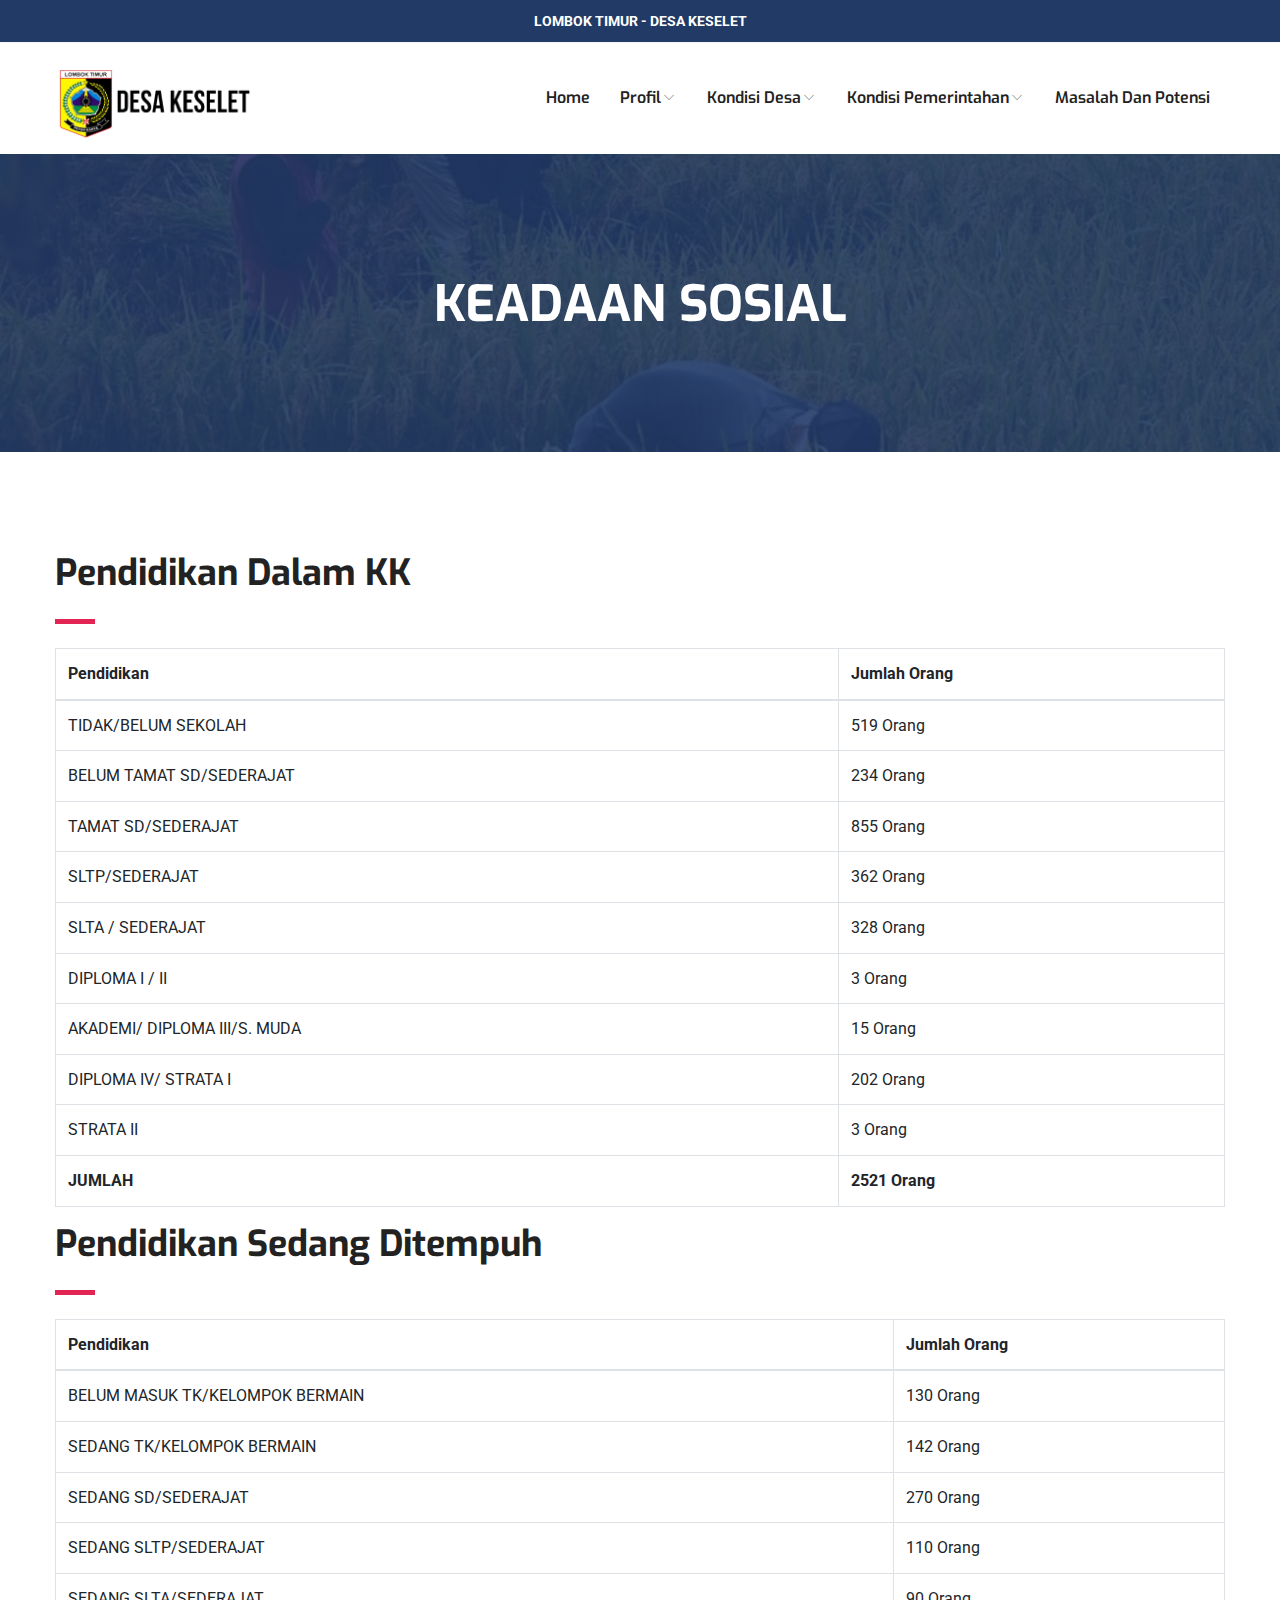
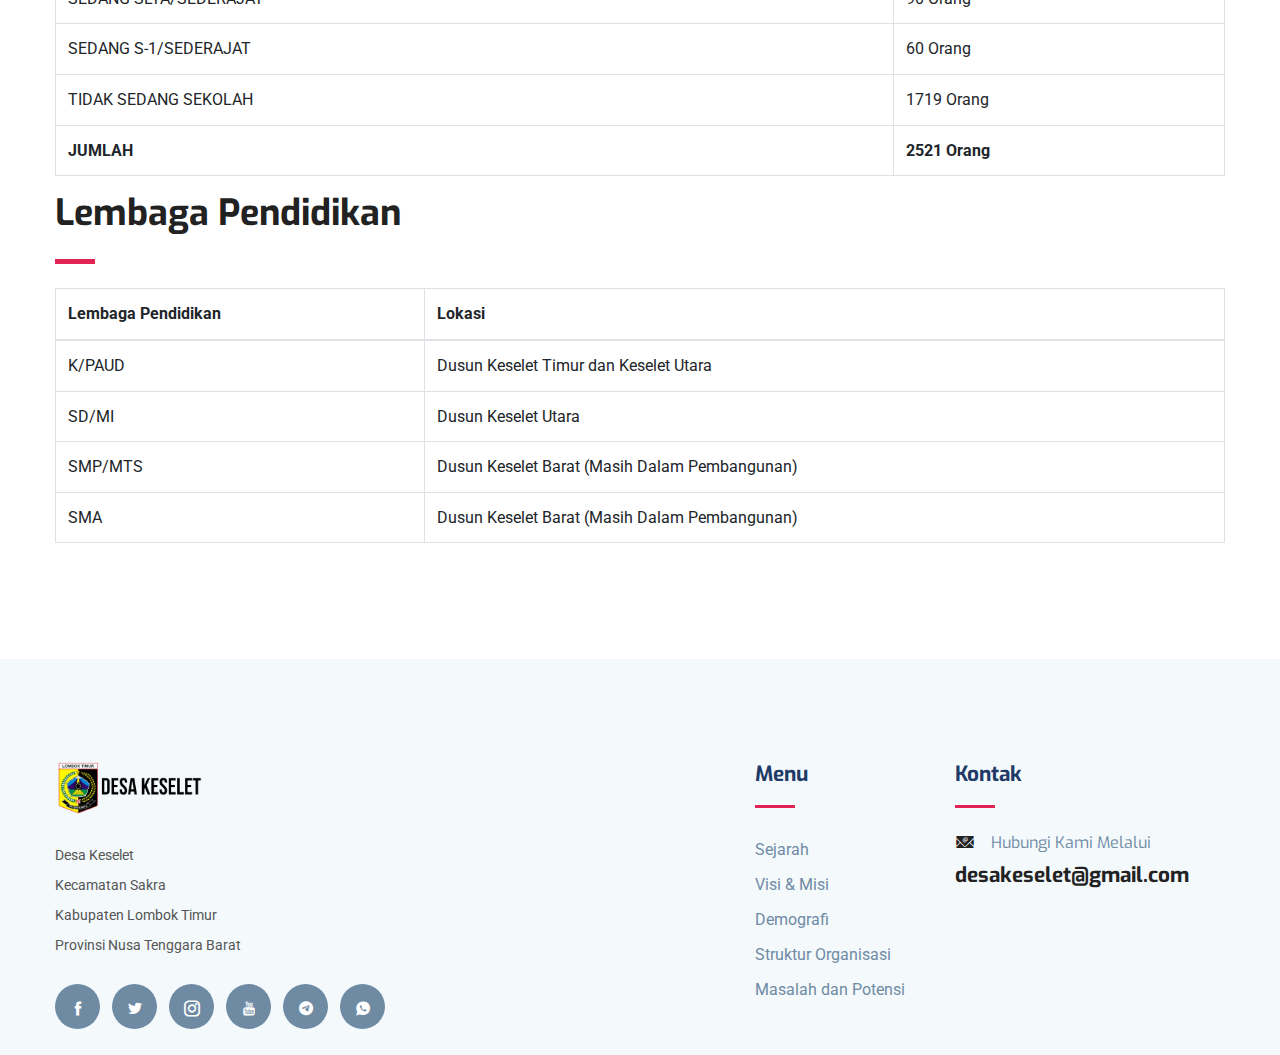
<file: keadaan-sosial.html>
<!DOCTYPE html>
<html lang="zxx">
    <head>
        <meta http-equiv="Content-Type" content="text/html; charset=UTF-8">
        <meta name="description" content="Website Desa Keselet Lombok Timur">

        <meta name="viewport" content="width=device-width, initial-scale=1.0">
        <title>Keadaan Sosial</title>

        <!-- Favicon -->

        <!-- bootstrap.min css -->
        <link rel="stylesheet" href="plugins/bootstrap/css/bootstrap.min.css">
        <!-- Icon Font Css -->
        <link rel="stylesheet" href="plugins/icofont/icofont.min.css">
        <!-- Slick Slider  CSS -->
        <link rel="stylesheet" href="plugins/slick-carousel/slick/slick.css">
        <link rel="stylesheet" href="plugins/slick-carousel/slick/slick-theme.css">

        <!-- Main Stylesheet -->
        <link rel="stylesheet" href="css/style.css">

    </head>

    <body id="top">
    <header>
        <div class="header-top-bar">
            <div class="container">
                <span class="font-weight-bold mx-auto d-block text-center">LOMBOK TIMUR - DESA KESELET</span>
            </div>
        </div>
        <nav class="navbar navbar-expand-lg navigation" id="navbar">
            <div class="container">
                <a class="navbar-brand" href="index.html">
                    <img src="images/logo.png" alt="" class="img-fluid" width="200px" height="200px">
                </a>

                <button class="navbar-toggler collapsed" type="button" data-toggle="collapse" data-target="#navbarmain" aria-controls="navbarmain" aria-expanded="false" aria-label="Toggle navigation">
                <span class="icofont-navigation-menu"></span>
            </button>
        
            <div class="collapse navbar-collapse" id="navbarmain">
                <ul class="navbar-nav ml-auto">
                    <li class="nav-item active">
                        <a class="nav-link" href="index.html">Home</a>
                    </li>

                    <li class="nav-item dropdown">
                        <a class="nav-link dropdown-toggle" href="#" id="dropdown01" data-toggle="dropdown" aria-haspopup="true" aria-expanded="false">Profil<i class="icofont-thin-down"></i></a>
                        <ul class="dropdown-menu" aria-labelledby="dropdown01">
                            <li><a class="dropdown-item" href="sejarah-desa.html">Sejarah Desa</a></li>
                            <li><a class="dropdown-item" href="visi-misi.html">Visi Misi</a></li>
                        </ul>
                    </li>

                    <li class="nav-item dropdown">
                        <a class="nav-link dropdown-toggle" href="#" id="dropdown02" data-toggle="dropdown" aria-haspopup="true" aria-expanded="false">Kondisi Desa<i class="icofont-thin-down"></i></a>
                        <ul class="dropdown-menu" aria-labelledby="dropdown02">
                            <li><a class="dropdown-item" href="demografi.html">Demografi</a></li>
                            <li><a class="dropdown-item" href="keadaan-sosial.html">Keadaan Sosial</a></li>
                            <li><a class="dropdown-item" href="keadaan-ekonomi.html">Keadaan Ekonomi</a></li>
                        </ul>
                    </li>
                    
                    <li class="nav-item dropdown">
                        <a class="nav-link dropdown-toggle" href="#" id="dropdown03" data-toggle="dropdown" aria-haspopup="true" aria-expanded="false">Kondisi Pemerintahan<i class="icofont-thin-down"></i></a>
                        <ul class="dropdown-menu" aria-labelledby="dropdown03">
                            <li><a class="dropdown-item" href="lembaga-pemerintahan.html">Lembaga Pemerintahan</a></li>
                            <li><a class="dropdown-item" href="lembaga-kemasyarakatan.html">Lembaga Kemasyarakatan</a></li>
                            <li><a class="dropdown-item" href="pembagian-wilayah.html">Pembagian Wilayah</a></li>
                            <li><a class="dropdown-item" href="struktur-organisasi.html">Struktur Organisai</a></li>
                        </ul>
                    </li>  

                    <li class="nav-item active">
                        <a class="nav-link" href="masalah-potensi.html">Masalah dan Potensi</a>
                    </li>
                </ul>
            </div>
            </div>
        </nav>
    </header>

    <section class="page-title bg-1">
        <div class="overlay"></div>
        <div class="container">
            <div class="row">
                <div class="col-md-12">
                    <div class="block text-center">
                        <h1 class="text-capitalize mb-5 text-lg">KEADAAN SOSIAL</h1>
                    </div>
                </div>
            </div>
        </div>
    </section>
    
    <section class="section department-single">
        <div class="container">
            <div class="">
                <div class="">
                    <div class="">
    
                        <h3 class="text-md">Pendidikan Dalam KK</h3>
                        <div class="divider my-4"></div>
                        <table class="table table-bordered">
                            <thead>
                                <tr>
                                    <th scope="col">Pendidikan</th>
                                    <th scope="col">Jumlah Orang</th>
                                </tr>
                            </thead>
                            <tbody>
                                <tr>
                                    <td>TIDAK/BELUM SEKOLAH</td>
                                    <td>519 Orang</td>
                                </tr>
                                <tr>
                                    <td>BELUM TAMAT SD/SEDERAJAT</td>
                                    <td>234 Orang</td>
                                </tr>
                                <tr>
                                    <td>TAMAT SD/SEDERAJAT</td>
                                    <td>855 Orang</td>
                                </tr>
                                <tr>
                                    <td>SLTP/SEDERAJAT</td>
                                    <td>362 Orang</td>
                                </tr>
                                <tr>
                                    <td>SLTA / SEDERAJAT</td>
                                    <td>328 Orang</td>
                                </tr>
                                <tr>
                                    <td>DIPLOMA I / II</td>
                                    <td>3 Orang</td>
                                </tr>
                                <tr>
                                    <td>AKADEMI/ DIPLOMA III/S. MUDA</td>
                                    <td>15 Orang</td>
                                </tr>
                                <tr>
                                    <td>DIPLOMA IV/ STRATA I</td>
                                    <td>202 Orang</td>
                                </tr>
                                <tr>
                                    <td>STRATA II</td>
                                    <td>3 Orang</td>
                                </tr>
                                <tr>
                                    <td><strong>JUMLAH</strong></td>
                                    <td><strong>2521 Orang</strong></td>
                                </tr>
                            </tbody>
                        </table>
    
                        <h3 class="text-md">Pendidikan Sedang Ditempuh</h3>
                        <div class="divider my-4"></div>
                        <table class="table table-bordered">
                            <thead>
                                <tr>
                                    <th scope="col">Pendidikan</th>
                                    <th scope="col">Jumlah Orang</th>
                                </tr>
                            </thead>
                            <tbody>
                                <tr>
                                    <td>BELUM MASUK TK/KELOMPOK BERMAIN</td>
                                    <td>130 Orang</td>
                                </tr>
                                <tr>
                                    <td>SEDANG TK/KELOMPOK BERMAIN</td>
                                    <td>142 Orang</td>
                                </tr>
                                <tr>
                                    <td>SEDANG SD/SEDERAJAT</td>
                                    <td>270 Orang</td>
                                </tr>
                                <tr>
                                    <td>SEDANG SLTP/SEDERAJAT</td>
                                    <td>110 Orang</td>
                                </tr>
                                <tr>
                                    <td>SEDANG SLTA/SEDERAJAT</td>
                                    <td>90 Orang</td>
                                </tr>
                                <tr>
                                    <td>SEDANG S-1/SEDERAJAT</td>
                                    <td>60 Orang</td>
                                </tr>
                                <tr>
                                    <td>TIDAK SEDANG SEKOLAH</td>
                                    <td>1719 Orang</td>
                                </tr>
                                <tr>
                                    <td><strong>JUMLAH</strong></td>
                                    <td><strong>2521 Orang</strong></td>
                                </tr>
                            </tbody>
                        </table>
    
                        <h3 class="text-md">Lembaga Pendidikan</h3>
                        <div class="divider my-4"></div>
                        <table class="table table-bordered">
                            <thead>
                                <tr>
                                    <th scope="col">Lembaga Pendidikan</th>
                                    <th scope="col">Lokasi</th>
                                </tr>
                            </thead>
                            <tbody>
                                <tr>
                                    <td>K/PAUD</td>
                                    <td>Dusun Keselet Timur dan Keselet Utara</td>
                                </tr>
                                <tr>
                                    <td>SD/MI</td>
                                    <td>Dusun Keselet Utara</td>
                                </tr>
                                <tr>
                                    <td>SMP/MTS</td>
                                    <td>Dusun Keselet Barat (Masih Dalam Pembangunan)</td>
                                </tr>
                                <tr>
                                    <td>SMA</td>
                                    <td>Dusun Keselet Barat (Masih Dalam Pembangunan)</td>
                                </tr>
                            </tbody>
                        </table>
    
                    </div>
                </div>
            </div>
        </div>
    </section>
    


        <!-- END -->



        <!-- footer Start -->
<footer class="footer section gray-bg">
    <div class="container">
        <div class="row">
            <div class="col-lg-4 mr-auto col-sm-6">
                <div class="widget mb-5 mb-lg-0">
                    <div class="logo mb-4">
                        <img src="images/logo.png" alt="" class="img-fluid" width="150px" height="150px">
                    </div>
                    <p>Desa Keselet <br> Kecamatan Sakra <br> Kabupaten Lombok Timur <br> Provinsi Nusa Tenggara Barat</p>

                    <ul class="list-inline footer-socials mt-4">
                        <li class="list-inline-item"><a href="https://www.facebook.com/"><i class="icofont-facebook"></i></a></li>
                        <li class="list-inline-item"><a href="https://twitter.com/"><i class="icofont-twitter"></i></a></li>
                        <li class="list-inline-item"><a href="https://www.instagram.com/"><i class="icofont-instagram"></i></a></li>
                        <li class="list-inline-item"><a href="https://youtube.com/"><i class="icofont-youtube"></i></a></li>
                        <li class="list-inline-item"><a href="https://www.telegram.com/"><i class="icofont-telegram"></i></a></li>
                        <li class="list-inline-item"><a href="https://wa.me/087861527014" target="_blank"><i class="icofont-whatsapp"></i></a></li>
                    </ul>
                </div>
            </div>

            <div class="col-lg-2 col-md-6 col-sm-6">
                <div class="widget mb-5 mb-lg-0">
                    <h4 class="text-capitalize mb-3">Menu</h4>
                    <div class="divider mb-4"></div>

                    <ul class="list-unstyled footer-menu lh-35">
                        <li><a href="sejarah-desa.html">Sejarah </a></li>
                        <li><a href="visi-misi.html">Visi & Misi</a></li>
                        <li><a href="demografi.html">Demografi</a></li>
                        <li><a href="struktur-organisasi.html">Struktur Organisasi</a></li>
                        <li><a href="masalah-potensi.html">Masalah dan Potensi</li>
                    </ul>
                </div>
            </div>

            <div class="col-lg-3 col-md-6 col-sm-6">
                <div class="widget widget-contact mb-5 mb-lg-0">
                    <h4 class="text-capitalize mb-3">Kontak</h4>
                    <div class="divider mb-4"></div>

                    <div class="footer-contact-block mb-4">
                        <div class="icon d-flex align-items-center">
                            <i class="icofont-email mr-3"></i>
                            <span class="h6 mb-0">Hubungi Kami  Melalui</span>
                        </div>
                        <h4 class="mt-2"><a href="tel:+23-345-67890">desakeselet@gmail.com</a></h4>
                    </div>
                    <!-- NO HP -->
                    <!-- <div class="footer-contact-block">
                        <div class="icon d-flex align-items-center">
                            <i class="icofont-support mr-3"></i>
                            <span class="h6 mb-0">HP</span>
                        </div>
                        <h4 class="mt-2"><a href="tel:+23-345-67890">+62 82231314343</a></h4>
                    </div> -->
                </div>
            </div>
        </div>
        

    </div>
</footer>

    

        <!-- 
        Essential Scripts
        =====================================-->

        
        <!-- Main jQuery -->
        <script src="plugins/jquery/jquery.js"></script>
        <!-- Bootstrap 4.3.2 -->
        <script src="plugins/bootstrap/js/popper.js"></script>
        <script src="plugins/bootstrap/js/bootstrap.min.js"></script>
        <script src="plugins/counterup/jquery.easing.js"></script>
        <!-- Slick Slider -->
        <script src="plugins/slick-carousel/slick/slick.min.js"></script>
        <!-- Counterup -->
        <script src="plugins/counterup/jquery.waypoints.min.js"></script>
        
        <script src="plugins/shuffle/shuffle.min.js"></script>
        <script src="plugins/counterup/jquery.counterup.min.js"></script>
    
        
        <script src="js/script.js"></script>
        <script src="js/contact.js"></script>

    </body>
</html>
</file>
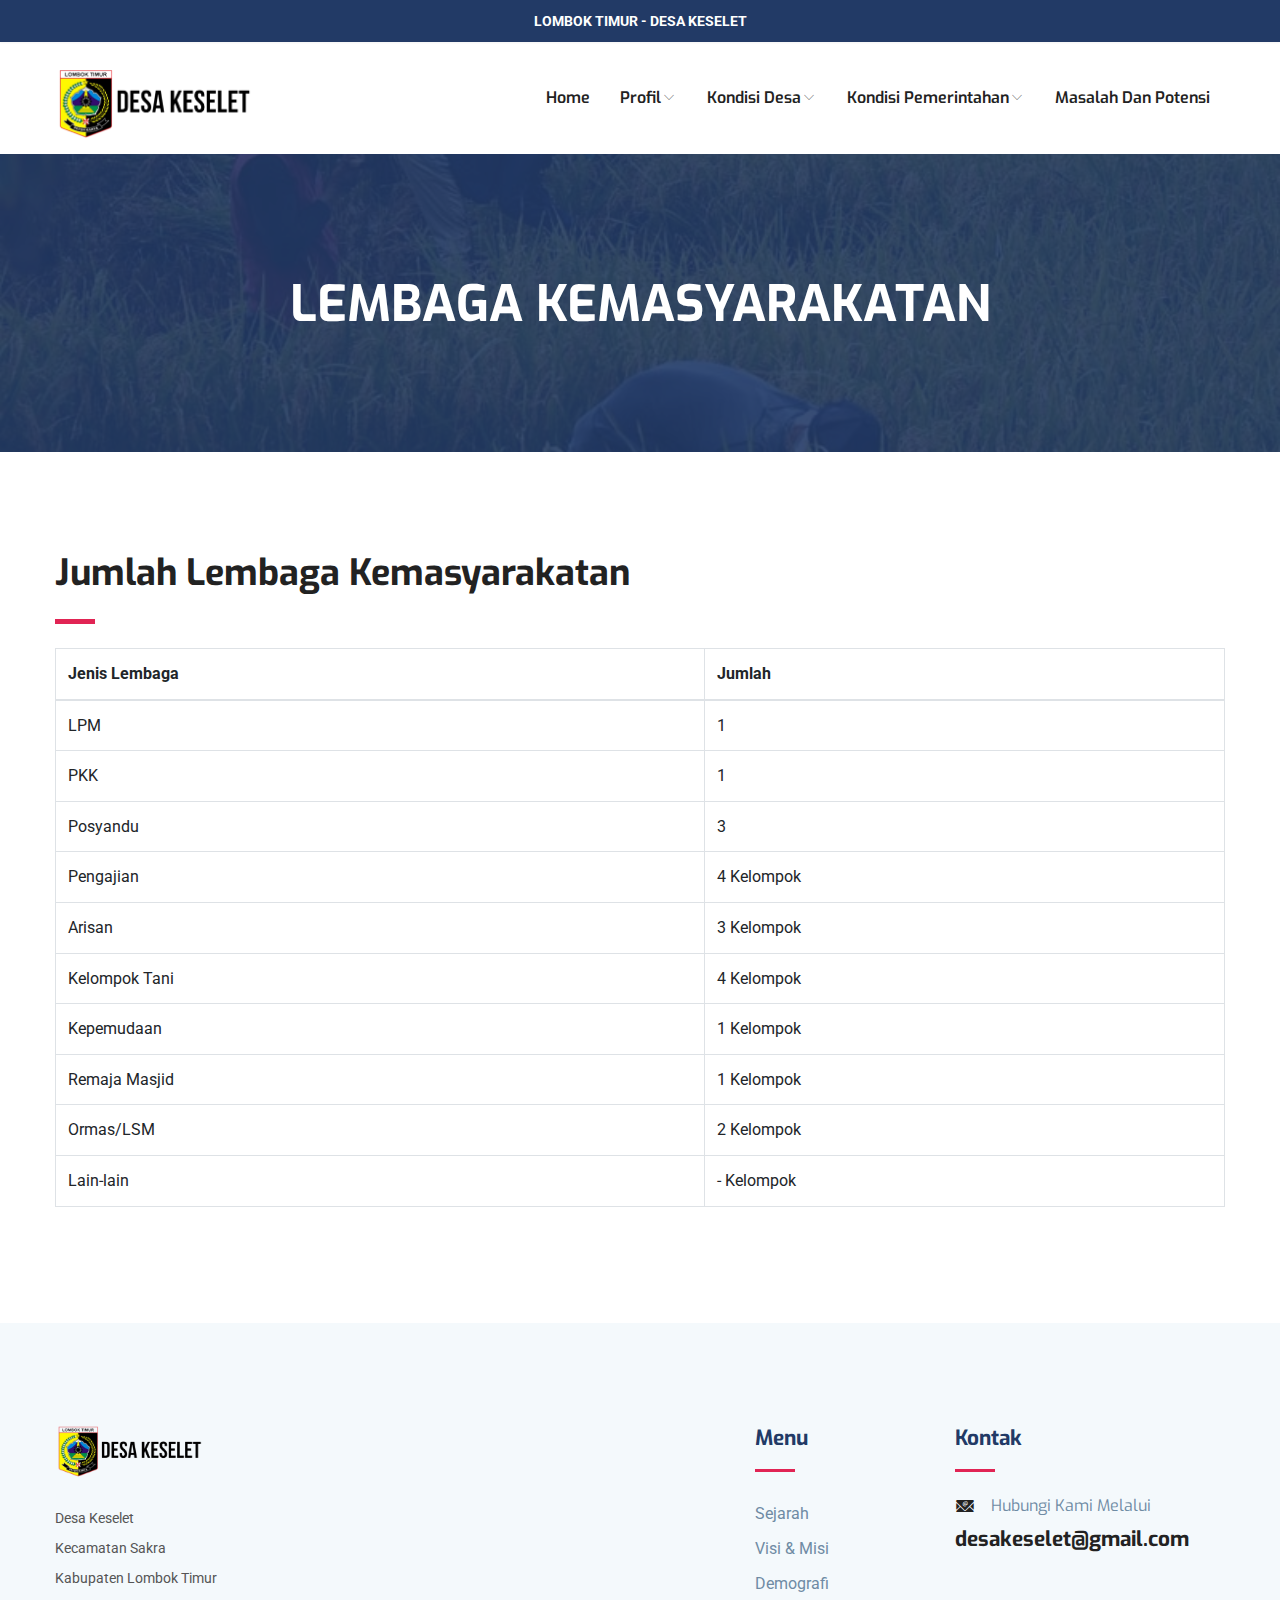
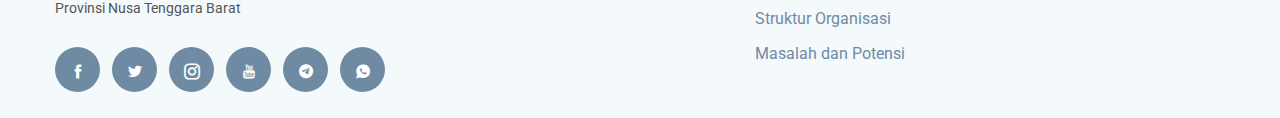
<file: lembaga-kemasyarakatan.html>
<!DOCTYPE html>
<html lang="zxx">
    <head>
        <meta http-equiv="Content-Type" content="text/html; charset=UTF-8">
        <meta name="description" content="Website Desa Keselet Lombok Timur">

        <meta name="viewport" content="width=device-width, initial-scale=1.0">

        <title>Lembaga Kemasyarakatan</title>

        <!-- bootstrap.min css -->
        <link rel="stylesheet" href="plugins/bootstrap/css/bootstrap.min.css">
        <!-- Icon Font Css -->
        <link rel="stylesheet" href="plugins/icofont/icofont.min.css">
        <!-- Slick Slider  CSS -->
        <link rel="stylesheet" href="plugins/slick-carousel/slick/slick.css">
        <link rel="stylesheet" href="plugins/slick-carousel/slick/slick-theme.css">

        <!-- Main Stylesheet -->
        <link rel="stylesheet" href="css/style.css">

    </head>

    <body id="top">
    <header>
        <div class="header-top-bar">
            <div class="container">
                <span class="font-weight-bold mx-auto d-block text-center">LOMBOK TIMUR - DESA KESELET</span>
            </div>
        </div>
        <nav class="navbar navbar-expand-lg navigation" id="navbar">
            <div class="container">
                <a class="navbar-brand" href="index.html">
                    <img src="images/logo.png" alt="" class="img-fluid" width="200px" height="200px">
                </a>

                <button class="navbar-toggler collapsed" type="button" data-toggle="collapse" data-target="#navbarmain" aria-controls="navbarmain" aria-expanded="false" aria-label="Toggle navigation">
                <span class="icofont-navigation-menu"></span>
            </button>
        
            <div class="collapse navbar-collapse" id="navbarmain">
                <ul class="navbar-nav ml-auto">
                    <li class="nav-item active">
                        <a class="nav-link" href="index.html">Home</a>
                    </li>

                    <li class="nav-item dropdown">
                        <a class="nav-link dropdown-toggle" href="#" id="dropdown01" data-toggle="dropdown" aria-haspopup="true" aria-expanded="false">Profil<i class="icofont-thin-down"></i></a>
                        <ul class="dropdown-menu" aria-labelledby="dropdown01">
                            <li><a class="dropdown-item" href="sejarah-desa.html">Sejarah Desa</a></li>
                            <li><a class="dropdown-item" href="visi-misi.html">Visi Misi</a></li>
                        </ul>
                    </li>

                    <li class="nav-item dropdown">
                        <a class="nav-link dropdown-toggle" href="#" id="dropdown02" data-toggle="dropdown" aria-haspopup="true" aria-expanded="false">Kondisi Desa<i class="icofont-thin-down"></i></a>
                        <ul class="dropdown-menu" aria-labelledby="dropdown02">
                            <li><a class="dropdown-item" href="demografi.html">Demografi</a></li>
                            <li><a class="dropdown-item" href="keadaan-sosial.html">Keadaan Sosial</a></li>
                            <li><a class="dropdown-item" href="keadaan-ekonomi.html">Keadaan Ekonomi</a></li>
                        </ul>
                    </li>
                    
                    <li class="nav-item dropdown">
                        <a class="nav-link dropdown-toggle" href="#" id="dropdown03" data-toggle="dropdown" aria-haspopup="true" aria-expanded="false">Kondisi Pemerintahan<i class="icofont-thin-down"></i></a>
                        <ul class="dropdown-menu" aria-labelledby="dropdown03">
                            <li><a class="dropdown-item" href="lembaga-pemerintahan.html">Lembaga Pemerintahan</a></li>
                            <li><a class="dropdown-item" href="lembaga-kemasyarakatan.html">Lembaga Kemasyarakatan</a></li>
                            <li><a class="dropdown-item" href="pembagian-wilayah.html">Pembagian Wilayah</a></li>
                            <li><a class="dropdown-item" href="struktur-organisasi.html">Struktur Organisai</a></li>
                        </ul>
                    </li>  

                    <li class="nav-item active">
                        <a class="nav-link" href="masalah-potensi.html">Masalah dan Potensi</a>
                    </li>
                </ul>
            </div>
            </div>
        </nav>
    </header>

    <section class="page-title bg-1">
        <div class="overlay"></div>
        <div class="container">
            <div class="row">
                <div class="col-md-12">
                    <div class="block text-center">
                        <h1 class="text-capitalize mb-5 text-lg">LEMBAGA KEMASYARAKATAN</h1>
                    </div>
                </div>
            </div>
        </div>
    </section>
    
    <section class="section department-single">
        <div class="container">
            <div class="">
                <div class="">
                    <div class="">
                        <h3 class="text-md">Jumlah Lembaga Kemasyarakatan</h3>
                        <div class="divider my-4"></div>
                        <table class="table table-bordered">
                            <thead>
                                <tr>
                                    <th scope="col">Jenis Lembaga</th>
                                    <th scope="col">Jumlah</th>
                                </tr>
                            </thead>
                            <tbody>
                                <tr>
                                    <td>LPM</td>
                                    <td>1</td>
                                </tr>
                                <tr>
                                    <td>PKK</td>
                                    <td>1</td>
                                </tr>
                                <tr>
                                    <td>Posyandu</td>
                                    <td>3</td>
                                </tr>
                                <tr>
                                    <td>Pengajian</td>
                                    <td>4 Kelompok</td>
                                </tr>
                                <tr>
                                    <td>Arisan</td>
                                    <td>3 Kelompok</td>
                                </tr>
                                <tr>
                                    <td>Kelompok Tani</td>
                                    <td>4 Kelompok</td>
                                </tr>
                                <tr>
                                    <td>Kepemudaan</td>
                                    <td>1 Kelompok</td>
                                </tr>
                                <tr>
                                    <td>Remaja Masjid</td>
                                    <td>1 Kelompok</td>
                                </tr>
                                <tr>
                                    <td>Ormas/LSM</td>
                                    <td>2 Kelompok</td>
                                </tr>
                                <tr>
                                    <td>Lain-lain</td>
                                    <td>- Kelompok</td>
                                </tr>
                            </tbody>
                        </table>
                    </div>
                </div>
            </div>
        </div>
    </section>
    


        <!-- footer Start -->
<footer class="footer section gray-bg">
    <div class="container">
        <div class="row">
            <div class="col-lg-4 mr-auto col-sm-6">
                <div class="widget mb-5 mb-lg-0">
                    <div class="logo mb-4">
                        <img src="images/logo.png" alt="" class="img-fluid" width="150px" height="150px">
                    </div>
                    <p>Desa Keselet <br> Kecamatan Sakra <br> Kabupaten Lombok Timur <br> Provinsi Nusa Tenggara Barat</p>

                    <ul class="list-inline footer-socials mt-4">
                        <li class="list-inline-item"><a href="https://www.facebook.com/"><i class="icofont-facebook"></i></a></li>
                        <li class="list-inline-item"><a href="https://twitter.com/"><i class="icofont-twitter"></i></a></li>
                        <li class="list-inline-item"><a href="https://www.instagram.com/"><i class="icofont-instagram"></i></a></li>
                        <li class="list-inline-item"><a href="https://youtube.com/"><i class="icofont-youtube"></i></a></li>
                        <li class="list-inline-item"><a href="https://www.telegram.com/"><i class="icofont-telegram"></i></a></li>
                        <li class="list-inline-item"><a href="https://wa.me/087861527014" target="_blank"><i class="icofont-whatsapp"></i></a></li>
                    </ul>
                </div>
            </div>

            <div class="col-lg-2 col-md-6 col-sm-6">
                <div class="widget mb-5 mb-lg-0">
                    <h4 class="text-capitalize mb-3">Menu</h4>
                    <div class="divider mb-4"></div>

                    <ul class="list-unstyled footer-menu lh-35">
                        <li><a href="sejarah-desa.html">Sejarah </a></li>
                        <li><a href="visi-misi.html">Visi & Misi</a></li>
                        <li><a href="demografi.html">Demografi</a></li>
                        <li><a href="struktur-organisasi.html">Struktur Organisasi</a></li>
                        <li><a href="masalah-potensi.html">Masalah dan Potensi</li>
                    </ul>
                </div>
            </div>

            <div class="col-lg-3 col-md-6 col-sm-6">
                <div class="widget widget-contact mb-5 mb-lg-0">
                    <h4 class="text-capitalize mb-3">Kontak</h4>
                    <div class="divider mb-4"></div>

                    <div class="footer-contact-block mb-4">
                        <div class="icon d-flex align-items-center">
                            <i class="icofont-email mr-3"></i>
                            <span class="h6 mb-0">Hubungi Kami  Melalui</span>
                        </div>
                        <h4 class="mt-2"><a href="tel:+23-345-67890">desakeselet@gmail.com</a></h4>
                    </div>
                    <!-- NO HP -->
                    <!-- <div class="footer-contact-block">
                        <div class="icon d-flex align-items-center">
                            <i class="icofont-support mr-3"></i>
                            <span class="h6 mb-0">HP</span>
                        </div>
                        <h4 class="mt-2"><a href="tel:+23-345-67890">+62 82231314343</a></h4>
                    </div> -->
                </div>
            </div>
        </div>
        

    </div>
</footer>

    

        <!-- 
        Essential Scripts
        =====================================-->

        
        <!-- Main jQuery -->
        <script src="plugins/jquery/jquery.js"></script>
        <!-- Bootstrap 4.3.2 -->
        <script src="plugins/bootstrap/js/popper.js"></script>
        <script src="plugins/bootstrap/js/bootstrap.min.js"></script>
        <script src="plugins/counterup/jquery.easing.js"></script>
        <!-- Slick Slider -->
        <script src="plugins/slick-carousel/slick/slick.min.js"></script>
        <!-- Counterup -->
        <script src="plugins/counterup/jquery.waypoints.min.js"></script>
        
        <script src="plugins/shuffle/shuffle.min.js"></script>
        <script src="plugins/counterup/jquery.counterup.min.js"></script>
    
        
        <script src="js/script.js"></script>
        <script src="js/contact.js"></script>

    </body>
</html>
</file>
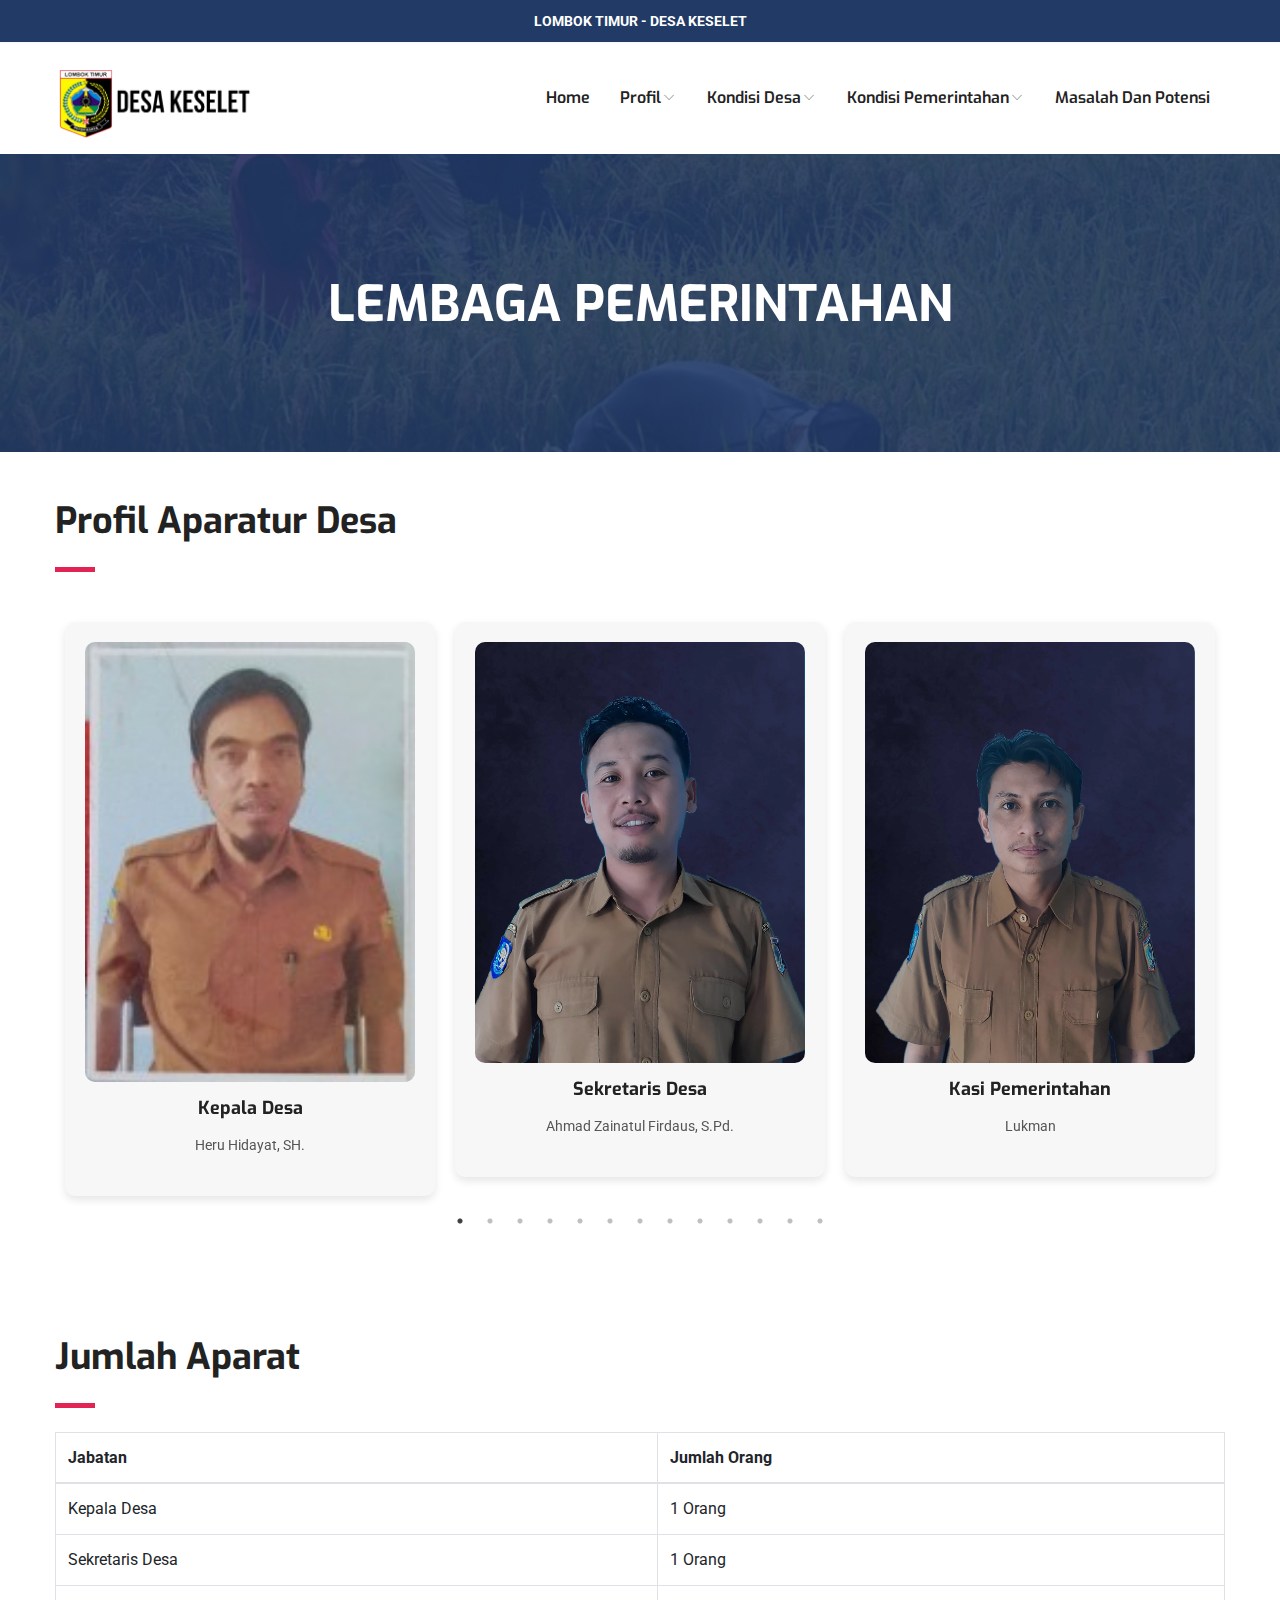
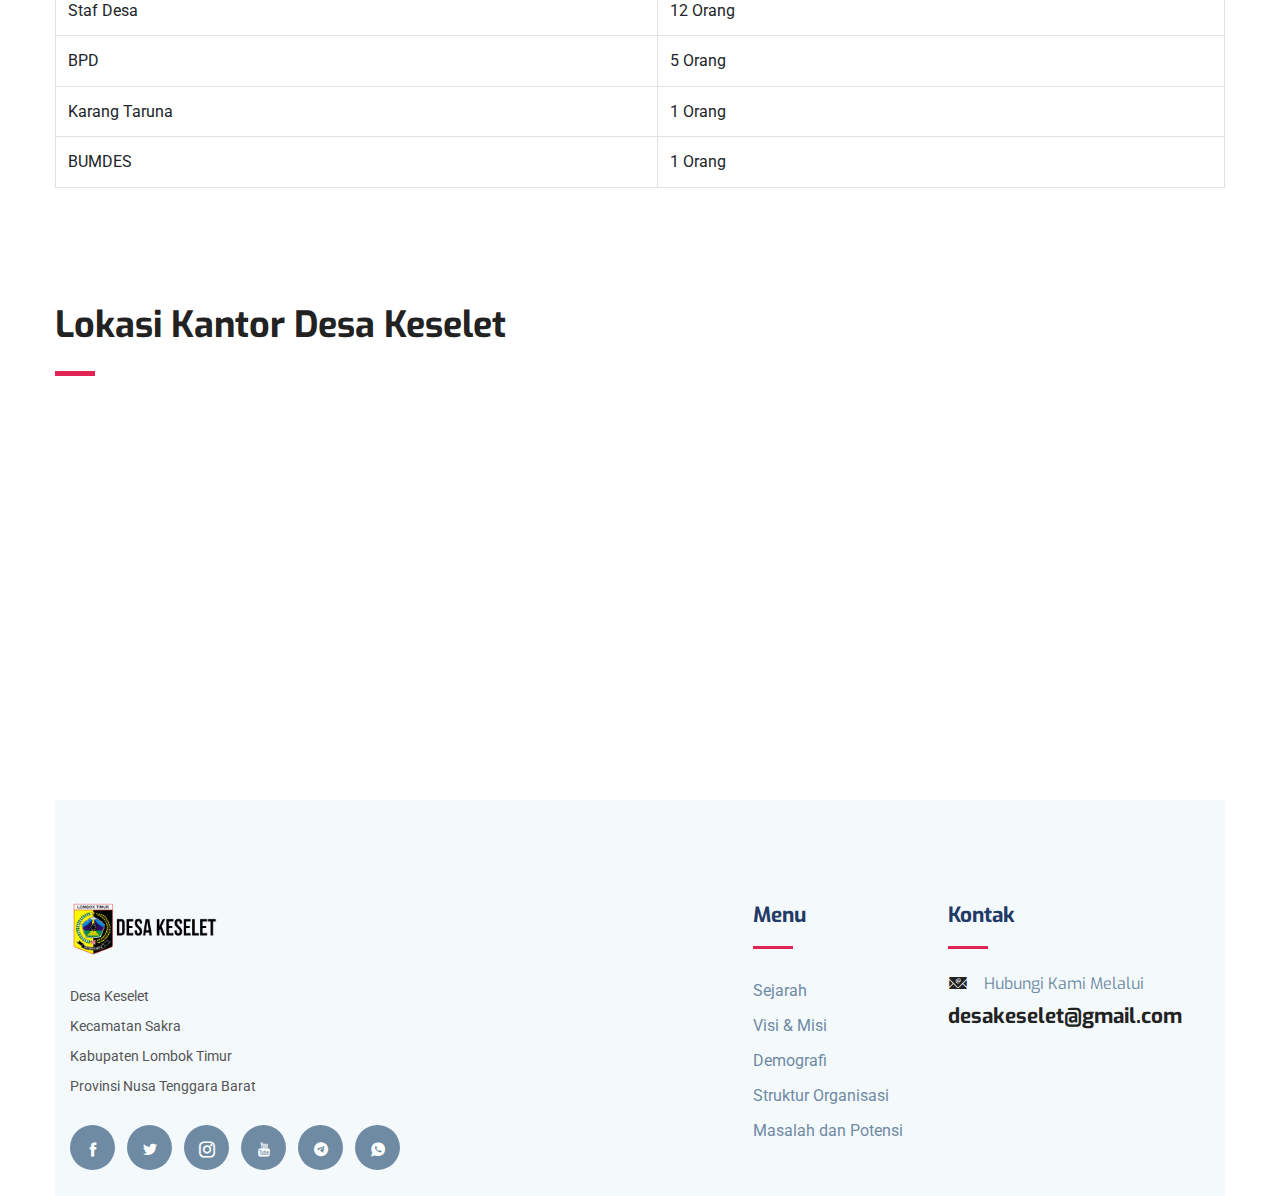
<file: lembaga-pemerintahan.html>
<!DOCTYPE html>
<html lang="zxx">
    <head>
        <meta http-equiv="Content-Type" content="text/html; charset=UTF-8">
        <meta name="description" content="Website Desa Keselet Lombok Timur">

        <meta name="viewport" content="width=device-width, initial-scale=1.0">

        <title>Lembaga Pemerintahan</title>


        <!-- bootstrap.min css -->
        <link rel="stylesheet" href="plugins/bootstrap/css/bootstrap.min.css">
        <!-- Icon Font Css -->
        <link rel="stylesheet" href="plugins/icofont/icofont.min.css">
        <!-- Slick Slider  CSS -->
        <link rel="stylesheet" href="plugins/slick-carousel/slick/slick.css">
        <link rel="stylesheet" href="plugins/slick-carousel/slick/slick-theme.css">

        <!-- Main Stylesheet -->
        <link rel="stylesheet" href="css/style.css">

    </head>

    <body id="top">
    <header>
        <div class="header-top-bar">
            <div class="container">
                <span class="font-weight-bold mx-auto d-block text-center">LOMBOK TIMUR - DESA KESELET</span>
            </div>
        </div>
        <nav class="navbar navbar-expand-lg navigation" id="navbar">
            <div class="container">
                <a class="navbar-brand" href="index.html">
                    <img src="images/logo.png" alt="" class="img-fluid" width="200px" height="200px">
                </a>

                <button class="navbar-toggler collapsed" type="button" data-toggle="collapse" data-target="#navbarmain" aria-controls="navbarmain" aria-expanded="false" aria-label="Toggle navigation">
                <span class="icofont-navigation-menu"></span>
            </button>
        
            <div class="collapse navbar-collapse" id="navbarmain">
                <ul class="navbar-nav ml-auto">
                    <li class="nav-item active">
                        <a class="nav-link" href="index.html">Home</a>
                    </li>

                    <li class="nav-item dropdown">
                        <a class="nav-link dropdown-toggle" href="#" id="dropdown01" data-toggle="dropdown" aria-haspopup="true" aria-expanded="false">Profil<i class="icofont-thin-down"></i></a>
                        <ul class="dropdown-menu" aria-labelledby="dropdown01">
                            <li><a class="dropdown-item" href="sejarah-desa.html">Sejarah Desa</a></li>
                            <li><a class="dropdown-item" href="visi-misi.html">Visi Misi</a></li>
                        </ul>
                    </li>

                    <li class="nav-item dropdown">
                        <a class="nav-link dropdown-toggle" href="#" id="dropdown02" data-toggle="dropdown" aria-haspopup="true" aria-expanded="false">Kondisi Desa<i class="icofont-thin-down"></i></a>
                        <ul class="dropdown-menu" aria-labelledby="dropdown02">
                            <li><a class="dropdown-item" href="demografi.html">Demografi</a></li>
                            <li><a class="dropdown-item" href="keadaan-sosial.html">Keadaan Sosial</a></li>
                            <li><a class="dropdown-item" href="keadaan-ekonomi.html">Keadaan Ekonomi</a></li>
                        </ul>
                    </li>
                    
                    <li class="nav-item dropdown">
                        <a class="nav-link dropdown-toggle" href="#" id="dropdown03" data-toggle="dropdown" aria-haspopup="true" aria-expanded="false">Kondisi Pemerintahan<i class="icofont-thin-down"></i></a>
                        <ul class="dropdown-menu" aria-labelledby="dropdown03">
                            <li><a class="dropdown-item" href="lembaga-pemerintahan.html">Lembaga Pemerintahan</a></li>
                            <li><a class="dropdown-item" href="lembaga-kemasyarakatan.html">Lembaga Kemasyarakatan</a></li>
                            <li><a class="dropdown-item" href="pembagian-wilayah.html">Pembagian Wilayah</a></li>
                            <li><a class="dropdown-item" href="struktur-organisasi.html">Struktur Organisai</a></li>
                        </ul>
                    </li>  

                    <li class="nav-item active">
                        <a class="nav-link" href="masalah-potensi.html">Masalah dan Potensi</a>
                    </li>
                </ul>
            </div>
            </div>
        </nav>
    </header>

        <!-- START -->

        <section class="page-title bg-1">
            <div class="overlay"></div>
            <div class="container">
                <div class="row">
                <div class="col-md-12">
                    <div class="block text-center">
                    <h1 class="text-capitalize mb-5 text-lg">LEMBAGA PEMERINTAHAN</h1>
                    </div>
                </div>
                </div>
            </div>
        </section>

        <div class="container mt-5">
            <h3 class="text-md">Profil Aparatur Desa</h3>
            <div class="divider my-4"></div>
            <div class="pegawai-slider">
                <!-- Pegawai 1 -->
                <div class="pegawai-item text-center">
                    <img src="images/heru.jpg" alt="Kepala Desa" class="photo mb-3">
                    <h5>Kepala Desa</h5>
                    <p>Heru Hidayat, SH.</p>
                </div>
                <!-- Pegawai 2 -->
                <div class="pegawai-item text-center">
                    <img src="images/daus.jpeg" alt="Sekretaris Desa" class="photo mb-3">
                    <h5>Sekretaris Desa</h5>
                    <p>Ahmad Zainatul Firdaus, S.Pd.</p>
                </div>
                <!-- Pegawai 3 -->
                <div class="pegawai-item text-center">
                    <img src="images/lukman.jpeg" alt="Perangkat Desa" class="photo mb-3">
                    <h5>Kasi Pemerintahan</h5>
                    <p>Lukman</p>
                </div>
                <!-- Pegawai 4 -->
                <div class="pegawai-item text-center">
                    <img src="images/ahyar.jpeg" alt="BPD" class="photo mb-3">
                    <h5>Kasi Pelayanan</h5>
                    <p>Ahyar</p>
                </div>
                <!-- Pegawai 5 -->
                <div class="pegawai-item text-center">
                    <img src="images/sri.jpeg" alt="Karang Taruna" class="photo mb-3">
                    <h5>Kasi Kesejahteraan Rakyat</h5>
                    <p>Sri Wahyuni</p>
                </div>
                <!-- Pegawai 6 -->
                <div class="pegawai-item text-center">
                    <img src="images/nikmah.jpeg" alt="BPD" class="photo mb-3">
                    <h5>Kaur Perencanaan</h5>
                    <p>Nikmah</p>
                </div>
                <!-- Pegawai 7 -->
                <div class="pegawai-item text-center">
                    <img src="images/wardi.jpeg" alt="BPD" class="photo mb-3">
                    <h5>Kaur Keuangan</h5>
                    <p>Moh. Wardi</p>
                </div>
                <!-- Pegawai 8 -->
                <div class="pegawai-item text-center">
                    <img src="images/awal.jpeg" alt="BPD" class="photo mb-3">
                    <h5>Kaur Umum</h5>
                    <p>Awaludin</p>
                </div>
                <!-- Pegawai 9 -->
                <div class="pegawai-item text-center">
                    <img src="images/muhamad.jpeg" alt="BPD" class="photo mb-3">
                    <h5>Kawil Keselet Timur</h5>
                    <p>Muhammad</p>
                </div>
                <!-- Pegawai 10 -->
                <div class="pegawai-item text-center">
                    <img src="images/muslimin.jpeg" alt="BPD" class="photo mb-3">
                    <h5>Kawil Keselet Utara</h5>
                    <p>Muslimin</p>
                </div>
                <!-- Pegawai 11 -->
                <div class="pegawai-item text-center">
                    <img src="images/sabirin.jpeg" alt="BPD" class="photo mb-3">
                    <h5>Kawil Keselet Barat</h5>
                    <p>Sabirin</p>
                </div>
                <!-- Pegawai 12 -->
                <div class="pegawai-item text-center">
                    <img src="images/zul.jpeg" alt="BPD" class="photo mb-3">
                    <h5>Operator Kesra</h5>
                    <p>Zulhairi</p>
                </div>
                <!-- Pegawai 13 -->
                <div class="pegawai-item text-center">
                    <img src="images/agus.jpeg" alt="BPD" class="photo mb-3">
                    <h5>Staf Kasi Pemerintahan</h5>
                    <p>Agus Suriadi</p>
                </div>
            </div>
        </div>

       
        <section class="section department-single">
            <div class="container">
                <div class="">
                    <div class="">
                        <div class="">
                            <h3 class="text-md">Jumlah Aparat</h3>
                            <div class="divider my-4"></div>
                            
                            <!-- Table for staff numbers -->
                            <table class="table table-bordered">
                                <thead>
                                    <tr>
                                        <th scope="col">Jabatan</th>
                                        <th scope="col">Jumlah Orang</th>
                                    </tr>
                                </thead>
                                <tbody>
                                    <tr>
                                        <td>Kepala Desa</td>
                                        <td>1 Orang</td>
                                    </tr>
                                    <tr>
                                        <td>Sekretaris Desa</td>
                                        <td>1 Orang</td>
                                    </tr>
                                    <tr>
                                        <td>Staf Desa</td>
                                        <td>12 Orang</td>
                                    </tr>
                                    <tr>
                                        <td>BPD</td>
                                        <td>5 Orang</td>
                                    </tr>
                                    <tr>
                                        <td>Karang Taruna</td>
                                        <td>1 Orang</td>
                                    </tr>
                                    <tr>
                                        <td>BUMDES</td>
                                        <td>1 Orang</td>
                                    </tr>
                                </tbody>
                            </table>
                        </div>
                    </div>
                </div>
            </div>
        </section>

        <div class="container">

            <h3 class="text-md">Lokasi Kantor Desa Keselet</h3>
<div class="divider my-4"></div>
<div class="map-container" style="width: 100%; height: 400px;">
<iframe 
    src="https://www.google.com/maps/embed?pb=!1m18!1m12!1m3!1d3944.339309066687!2d116.48667898885499!3d-8.659243999999996!2m3!1f0!2f0!3f0!3m2!1i1024!2i768!4f13.1!3m3!1m2!1s0x2dcc4c3fe191a8d1%3A0xd76ed9df20576b61!2sKantor%20Kepala%20Desa%20Keselet!5e0!3m2!1sid!2sid!4v1731084170332!5m2!1sid!2sid"
    width="100%" 
    height="400" 
    style="border:0;" 
    allowfullscreen="" 
    loading="lazy" 
    referrerpolicy="no-referrer-when-downgrade">
</iframe>
</div>
        


        <!-- END -->



       <!-- footer Start -->
<footer class="footer section gray-bg">
    <div class="container">
        <div class="row">
            <div class="col-lg-4 mr-auto col-sm-6">
                <div class="widget mb-5 mb-lg-0">
                    <div class="logo mb-4">
                        <img src="images/logo.png" alt="" class="img-fluid" width="150px" height="150px">
                    </div>
                    <p>Desa Keselet <br> Kecamatan Sakra <br> Kabupaten Lombok Timur <br> Provinsi Nusa Tenggara Barat</p>

                    <ul class="list-inline footer-socials mt-4">
                        <li class="list-inline-item"><a href="https://www.facebook.com/"><i class="icofont-facebook"></i></a></li>
                        <li class="list-inline-item"><a href="https://twitter.com/"><i class="icofont-twitter"></i></a></li>
                        <li class="list-inline-item"><a href="https://www.instagram.com/"><i class="icofont-instagram"></i></a></li>
                        <li class="list-inline-item"><a href="https://youtube.com/"><i class="icofont-youtube"></i></a></li>
                        <li class="list-inline-item"><a href="https://www.telegram.com/"><i class="icofont-telegram"></i></a></li>
                        <li class="list-inline-item"><a href="https://wa.me/087861527014" target="_blank"><i class="icofont-whatsapp"></i></a></li>
                    </ul>
                </div>
            </div>

            <div class="col-lg-2 col-md-6 col-sm-6">
                <div class="widget mb-5 mb-lg-0">
                    <h4 class="text-capitalize mb-3">Menu</h4>
                    <div class="divider mb-4"></div>

                    <ul class="list-unstyled footer-menu lh-35">
                        <li><a href="sejarah-desa.html">Sejarah </a></li>
                        <li><a href="visi-misi.html">Visi & Misi</a></li>
                        <li><a href="demografi.html">Demografi</a></li>
                        <li><a href="struktur-organisasi.html">Struktur Organisasi</a></li>
                        <li><a href="masalah-potensi.html">Masalah dan Potensi</li>
                    </ul>
                </div>
            </div>

            <div class="col-lg-3 col-md-6 col-sm-6">
                <div class="widget widget-contact mb-5 mb-lg-0">
                    <h4 class="text-capitalize mb-3">Kontak</h4>
                    <div class="divider mb-4"></div>

                    <div class="footer-contact-block mb-4">
                        <div class="icon d-flex align-items-center">
                            <i class="icofont-email mr-3"></i>
                            <span class="h6 mb-0">Hubungi Kami  Melalui</span>
                        </div>
                        <h4 class="mt-2"><a href="tel:+23-345-67890">desakeselet@gmail.com</a></h4>
                    </div>
                    <!-- NO HP -->
                    <!-- <div class="footer-contact-block">
                        <div class="icon d-flex align-items-center">
                            <i class="icofont-support mr-3"></i>
                            <span class="h6 mb-0">HP</span>
                        </div>
                        <h4 class="mt-2"><a href="tel:+23-345-67890">+62 82231314343</a></h4>
                    </div> -->
                </div>
            </div>
        </div>
        

    </div>
</footer>

    

        <!-- 
        Essential Scripts
        =====================================-->

        
        <!-- Main jQuery -->
        <script src="plugins/jquery/jquery.js"></script>
        <!-- Bootstrap 4.3.2 -->
        <script src="plugins/bootstrap/js/popper.js"></script>
        <script src="plugins/bootstrap/js/bootstrap.min.js"></script>
        <script src="plugins/counterup/jquery.easing.js"></script>
        <!-- Slick Slider -->
        <script src="plugins/slick-carousel/slick/slick.min.js"></script>
        <!-- Counterup -->
        <script src="plugins/counterup/jquery.waypoints.min.js"></script>
        
        <script src="plugins/shuffle/shuffle.min.js"></script>
        <script src="plugins/counterup/jquery.counterup.min.js"></script>
    
        
        <script src="js/script.js"></script>
        <script src="js/contact.js"></script>
        <script>
            $(document).ready(function(){
                $('.pegawai-slider').slick({
                    slidesToShow: 3,
                    slidesToScroll: 1,
                    autoplay: true,
                    autoplaySpeed: 2000,
                    dots: true,
                    arrows: true,
                    responsive: [
                        {
                            breakpoint: 768,
                            settings: {
                                slidesToShow: 2
                            }
                        },
                        {
                            breakpoint: 480,
                            settings: {
                                slidesToShow: 1
                            }
                        }
                    ]
                });
            });
        </script>
        

    </body>
</html>
</file>
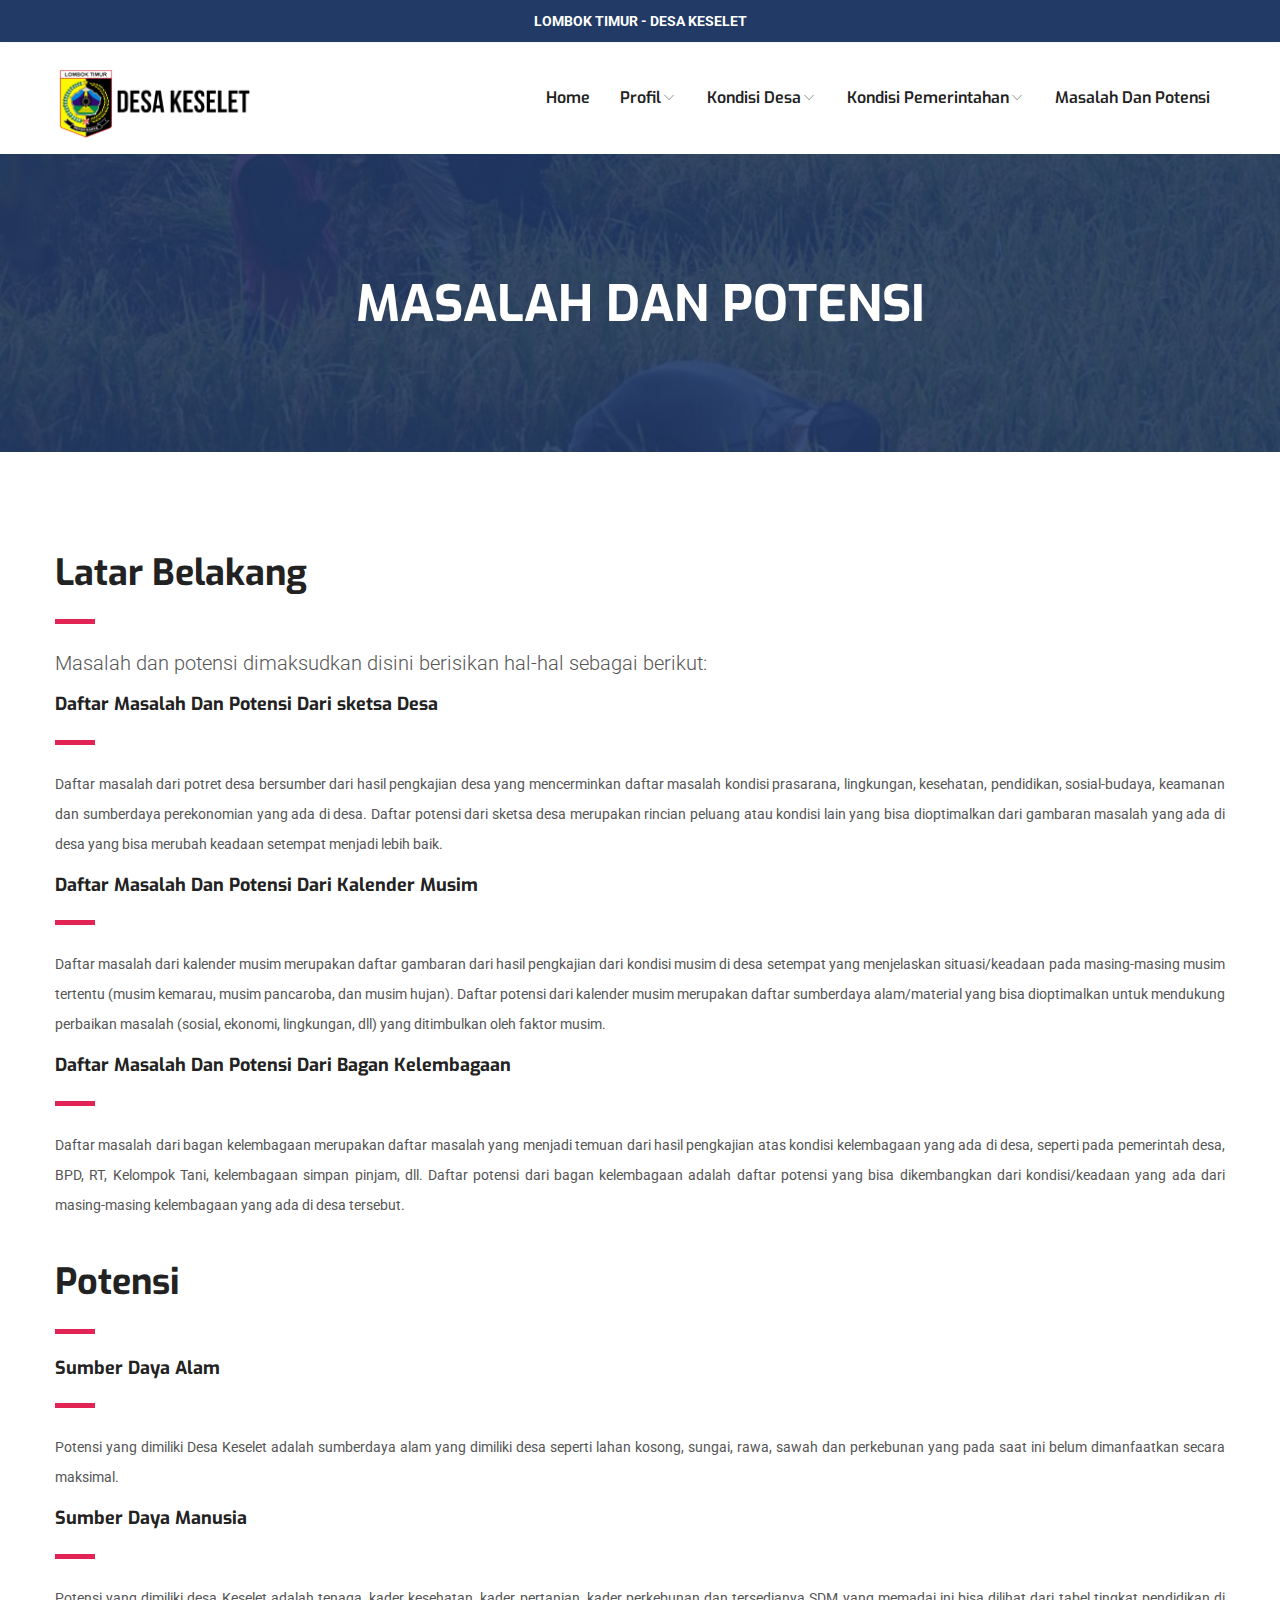
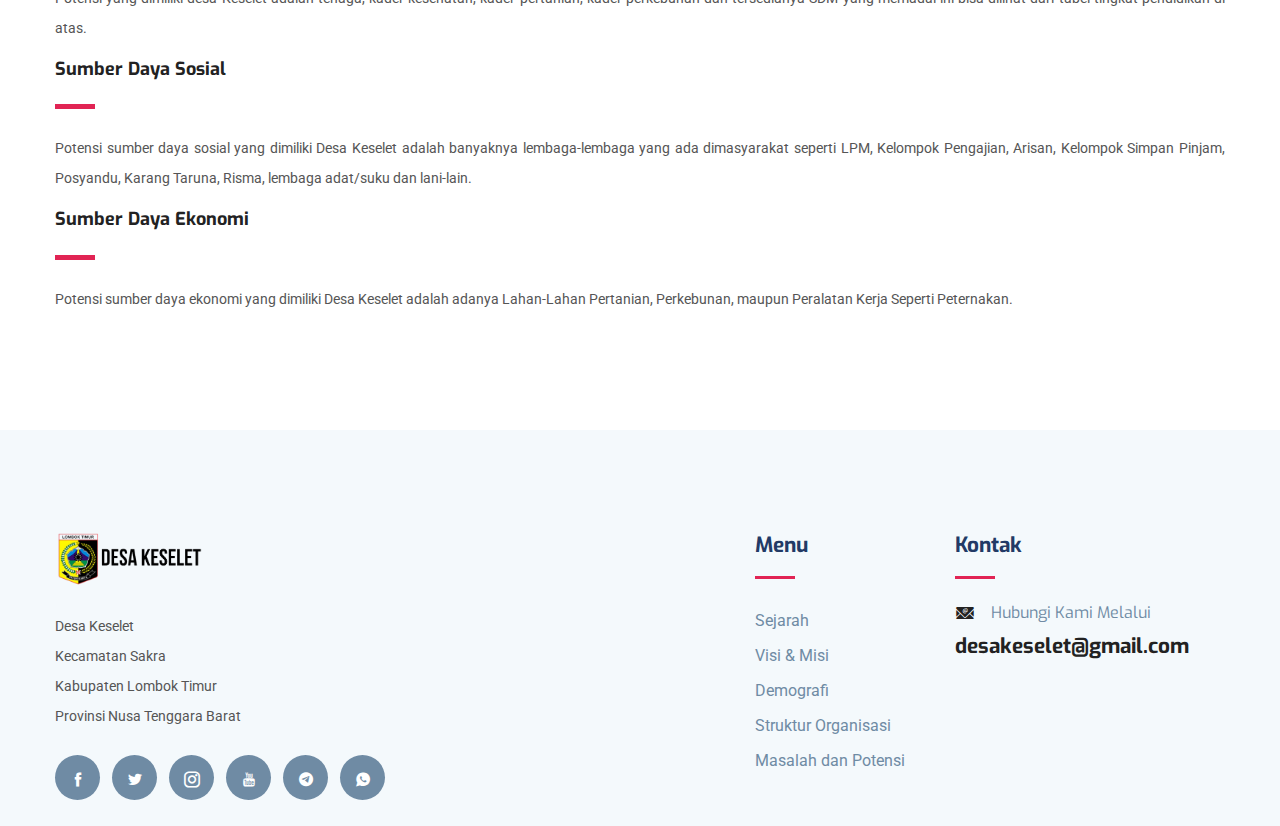
<file: masalah-potensi.html>
<!DOCTYPE html>
<html lang="zxx">
    <head>
        <meta http-equiv="Content-Type" content="text/html; charset=UTF-8">
        <meta name="description" content="Website Desa Keselet Lombok Timur">

        <meta name="viewport" content="width=device-width, initial-scale=1.0">

        <title>Masalah dan Potensi</title>

        <!-- Favicon -->
        <!-- bootstrap.min css -->
        <link rel="stylesheet" href="plugins/bootstrap/css/bootstrap.min.css">
        <!-- Icon Font Css -->
        <link rel="stylesheet" href="plugins/icofont/icofont.min.css">
        <!-- Slick Slider  CSS -->
        <link rel="stylesheet" href="plugins/slick-carousel/slick/slick.css">
        <link rel="stylesheet" href="plugins/slick-carousel/slick/slick-theme.css">

        <!-- Main Stylesheet -->
        <link rel="stylesheet" href="css/style.css">

    </head>

    <body id="top">
    <header>
        <div class="header-top-bar">
            <div class="container">
                <span class="font-weight-bold mx-auto d-block text-center">LOMBOK TIMUR - DESA KESELET</span>
            </div>
        </div>
        <nav class="navbar navbar-expand-lg navigation" id="navbar">
            <div class="container">
                <a class="navbar-brand" href="index.html">
                    <img src="images/logo.png" alt="" class="img-fluid" width="200px" height="200px">
                </a>

                <button class="navbar-toggler collapsed" type="button" data-toggle="collapse" data-target="#navbarmain" aria-controls="navbarmain" aria-expanded="false" aria-label="Toggle navigation">
                <span class="icofont-navigation-menu"></span>
            </button>
        
            <div class="collapse navbar-collapse" id="navbarmain">
                <ul class="navbar-nav ml-auto">
                    <li class="nav-item active">
                        <a class="nav-link" href="index.html">Home</a>
                    </li>

                    <li class="nav-item dropdown">
                        <a class="nav-link dropdown-toggle" href="#" id="dropdown01" data-toggle="dropdown" aria-haspopup="true" aria-expanded="false">Profil<i class="icofont-thin-down"></i></a>
                        <ul class="dropdown-menu" aria-labelledby="dropdown01">
                            <li><a class="dropdown-item" href="sejarah-desa.html">Sejarah Desa</a></li>
                            <li><a class="dropdown-item" href="visi-misi.html">Visi Misi</a></li>
                        </ul>
                    </li>

                    <li class="nav-item dropdown">
                        <a class="nav-link dropdown-toggle" href="#" id="dropdown02" data-toggle="dropdown" aria-haspopup="true" aria-expanded="false">Kondisi Desa<i class="icofont-thin-down"></i></a>
                        <ul class="dropdown-menu" aria-labelledby="dropdown02">
                            <li><a class="dropdown-item" href="demografi.html">Demografi</a></li>
                            <li><a class="dropdown-item" href="keadaan-sosial.html">Keadaan Sosial</a></li>
                            <li><a class="dropdown-item" href="keadaan-ekonomi.html">Keadaan Ekonomi</a></li>
                        </ul>
                    </li>
                    
                    <li class="nav-item dropdown">
                        <a class="nav-link dropdown-toggle" href="#" id="dropdown03" data-toggle="dropdown" aria-haspopup="true" aria-expanded="false">Kondisi Pemerintahan<i class="icofont-thin-down"></i></a>
                        <ul class="dropdown-menu" aria-labelledby="dropdown03">
                            <li><a class="dropdown-item" href="lembaga-pemerintahan.html">Lembaga Pemerintahan</a></li>
                            <li><a class="dropdown-item" href="lembaga-kemasyarakatan.html">Lembaga Kemasyarakatan</a></li>
                            <li><a class="dropdown-item" href="pembagian-wilayah.html">Pembagian Wilayah</a></li>
                            <li><a class="dropdown-item" href="struktur-organisasi.html">Struktur Organisai</a></li>
                        </ul>
                    </li>  

                    <li class="nav-item active">
                        <a class="nav-link" href="masalah-potensi.html">Masalah dan Potensi</a>
                    </li>
                </ul>
            </div>
            </div>
        </nav>
    </header>

        <!-- START -->

        <section class="page-title bg-1">
            <div class="overlay"></div>
            <div class="container">
                <div class="row">
                <div class="col-md-12">
                    <div class="block text-center">
                    <h1 class="text-capitalize mb-5 text-lg">MASALAH DAN POTENSI</h1>
                    </div>
                </div>
                </div>
            </div>
        </section>

        <section class="section department-single">
            <div class="container">
               
                <div class="">
                    <div class="">
                        <div class="" style="text-align: justify;">

                            <h3 class="text-md">Latar Belakang</h3>
                            <div class="divider my-4"></div>
                            <p class="lead">
                            Masalah dan potensi dimaksudkan disini berisikan hal-hal sebagai berikut:
                            </p>

                            <h5>Daftar Masalah Dan Potensi Dari sketsa Desa</h5>
                            <div class="divider my-4"></div>
                            <p>
                            Daftar masalah dari potret desa bersumber dari hasil pengkajian desa yang mencerminkan daftar masalah kondisi prasarana, lingkungan, kesehatan, pendidikan, sosial-budaya, keamanan dan sumberdaya perekonomian yang ada di desa.
                            Daftar potensi dari sketsa desa merupakan rincian peluang atau kondisi lain yang bisa dioptimalkan dari gambaran masalah yang ada di desa yang bisa merubah keadaan setempat menjadi lebih baik.
                            </p>

                            <h5>Daftar Masalah Dan Potensi Dari Kalender Musim</h5>
                            <div class="divider my-4"></div>
                            <p>
                            Daftar masalah dari kalender musim merupakan daftar gambaran dari hasil pengkajian dari kondisi musim di desa setempat yang menjelaskan situasi/keadaan pada masing-masing musim tertentu (musim kemarau, musim pancaroba, dan musim hujan).
                            Daftar potensi dari kalender musim merupakan daftar sumberdaya alam/material yang bisa dioptimalkan untuk mendukung perbaikan masalah (sosial, ekonomi, lingkungan, dll) yang ditimbulkan oleh faktor musim.
                            </p>

                            <h5>Daftar Masalah Dan Potensi Dari Bagan Kelembagaan</h5>
                            <div class="divider my-4"></div>
                            <p>
                            Daftar masalah dari bagan kelembagaan merupakan daftar masalah yang menjadi temuan dari hasil pengkajian atas kondisi kelembagaan yang ada di desa, seperti pada pemerintah desa, BPD, RT, Kelompok Tani, kelembagaan simpan pinjam, dll.
                            Daftar potensi dari bagan kelembagaan adalah daftar potensi yang bisa dikembangkan dari kondisi/keadaan yang ada dari masing-masing kelembagaan yang ada di desa tersebut.
                            </p>
                            
                            <br>

                            <h3 class="text-md">Potensi</h3>
                            <div class="divider my-4"></div>
                            
                            <h5>Sumber Daya Alam</h5>
                            <div class="divider my-4"></div>
                            <p>
                            Potensi yang dimiliki Desa Keselet adalah sumberdaya alam yang dimiliki desa seperti lahan kosong, sungai, rawa, sawah dan perkebunan yang pada saat ini belum dimanfaatkan secara maksimal.
                            </p>

                            <h5>Sumber Daya Manusia</h5>
                            <div class="divider my-4"></div>
                            <p>
                            Potensi yang dimiliki desa Keselet adalah tenaga, kader kesehatan, kader pertanian, kader perkebunan dan tersedianya SDM yang memadai ini bisa dilihat dari tabel tingkat pendidikan di atas.
                            </p>

                            <h5>Sumber Daya Sosial</h5>
                            <div class="divider my-4"></div>
                            <p>
                            Potensi sumber daya sosial  yang dimiliki Desa Keselet adalah banyaknya lembaga-lembaga yang ada dimasyarakat seperti LPM, Kelompok Pengajian, Arisan, Kelompok Simpan Pinjam, Posyandu, Karang Taruna, Risma, lembaga adat/suku dan lani-lain.
                            </p>

                            <h5>Sumber Daya Ekonomi</h5>
                            <div class="divider my-4"></div>
                            <p>
                            Potensi sumber daya ekonomi yang dimiliki Desa Keselet adalah adanya Lahan-Lahan Pertanian, Perkebunan, maupun Peralatan Kerja Seperti Peternakan.
                            </p>
                        </div>
                    </div>

                    
                </div>
            </div>
        </section>


        <!-- END -->



        <!-- footer Start -->
<footer class="footer section gray-bg">
    <div class="container">
        <div class="row">
            <div class="col-lg-4 mr-auto col-sm-6">
                <div class="widget mb-5 mb-lg-0">
                    <div class="logo mb-4">
                        <img src="images/logo.png" alt="" class="img-fluid" width="150px" height="150px">
                    </div>
                    <p>Desa Keselet <br> Kecamatan Sakra <br> Kabupaten Lombok Timur <br> Provinsi Nusa Tenggara Barat</p>

                    <ul class="list-inline footer-socials mt-4">
                        <li class="list-inline-item"><a href="https://www.facebook.com/"><i class="icofont-facebook"></i></a></li>
                        <li class="list-inline-item"><a href="https://twitter.com/"><i class="icofont-twitter"></i></a></li>
                        <li class="list-inline-item"><a href="https://www.instagram.com/"><i class="icofont-instagram"></i></a></li>
                        <li class="list-inline-item"><a href="https://youtube.com/"><i class="icofont-youtube"></i></a></li>
                        <li class="list-inline-item"><a href="https://www.telegram.com/"><i class="icofont-telegram"></i></a></li>
                        <li class="list-inline-item"><a href="https://wa.me/087861527014" target="_blank"><i class="icofont-whatsapp"></i></a></li>
                    </ul>
                </div>
            </div>

            <div class="col-lg-2 col-md-6 col-sm-6">
                <div class="widget mb-5 mb-lg-0">
                    <h4 class="text-capitalize mb-3">Menu</h4>
                    <div class="divider mb-4"></div>

                    <ul class="list-unstyled footer-menu lh-35">
                        <li><a href="sejarah-desa.html">Sejarah </a></li>
                        <li><a href="visi-misi.html">Visi & Misi</a></li>
                        <li><a href="demografi.html">Demografi</a></li>
                        <li><a href="struktur-organisasi.html">Struktur Organisasi</a></li>
                        <li><a href="masalah-potensi.html">Masalah dan Potensi</li>
                    </ul>
                </div>
            </div>

            <div class="col-lg-3 col-md-6 col-sm-6">
                <div class="widget widget-contact mb-5 mb-lg-0">
                    <h4 class="text-capitalize mb-3">Kontak</h4>
                    <div class="divider mb-4"></div>

                    <div class="footer-contact-block mb-4">
                        <div class="icon d-flex align-items-center">
                            <i class="icofont-email mr-3"></i>
                            <span class="h6 mb-0">Hubungi Kami  Melalui</span>
                        </div>
                        <h4 class="mt-2"><a href="tel:+23-345-67890">desakeselet@gmail.com</a></h4>
                    </div>
                    <!-- NO HP -->
                    <!-- <div class="footer-contact-block">
                        <div class="icon d-flex align-items-center">
                            <i class="icofont-support mr-3"></i>
                            <span class="h6 mb-0">HP</span>
                        </div>
                        <h4 class="mt-2"><a href="tel:+23-345-67890">+62 82231314343</a></h4>
                    </div> -->
                </div>
            </div>
        </div>
        

    </div>
</footer>
    

        <!-- 
        Essential Scripts
        =====================================-->

        
        <!-- Main jQuery -->
        <script src="plugins/jquery/jquery.js"></script>
        <!-- Bootstrap 4.3.2 -->
        <script src="plugins/bootstrap/js/popper.js"></script>
        <script src="plugins/bootstrap/js/bootstrap.min.js"></script>
        <script src="plugins/counterup/jquery.easing.js"></script>
        <!-- Slick Slider -->
        <script src="plugins/slick-carousel/slick/slick.min.js"></script>
        <!-- Counterup -->
        <script src="plugins/counterup/jquery.waypoints.min.js"></script>
        
        <script src="plugins/shuffle/shuffle.min.js"></script>
        <script src="plugins/counterup/jquery.counterup.min.js"></script>
    
        
        <script src="js/script.js"></script>
        <script src="js/contact.js"></script>

    </body>
</html>
</file>
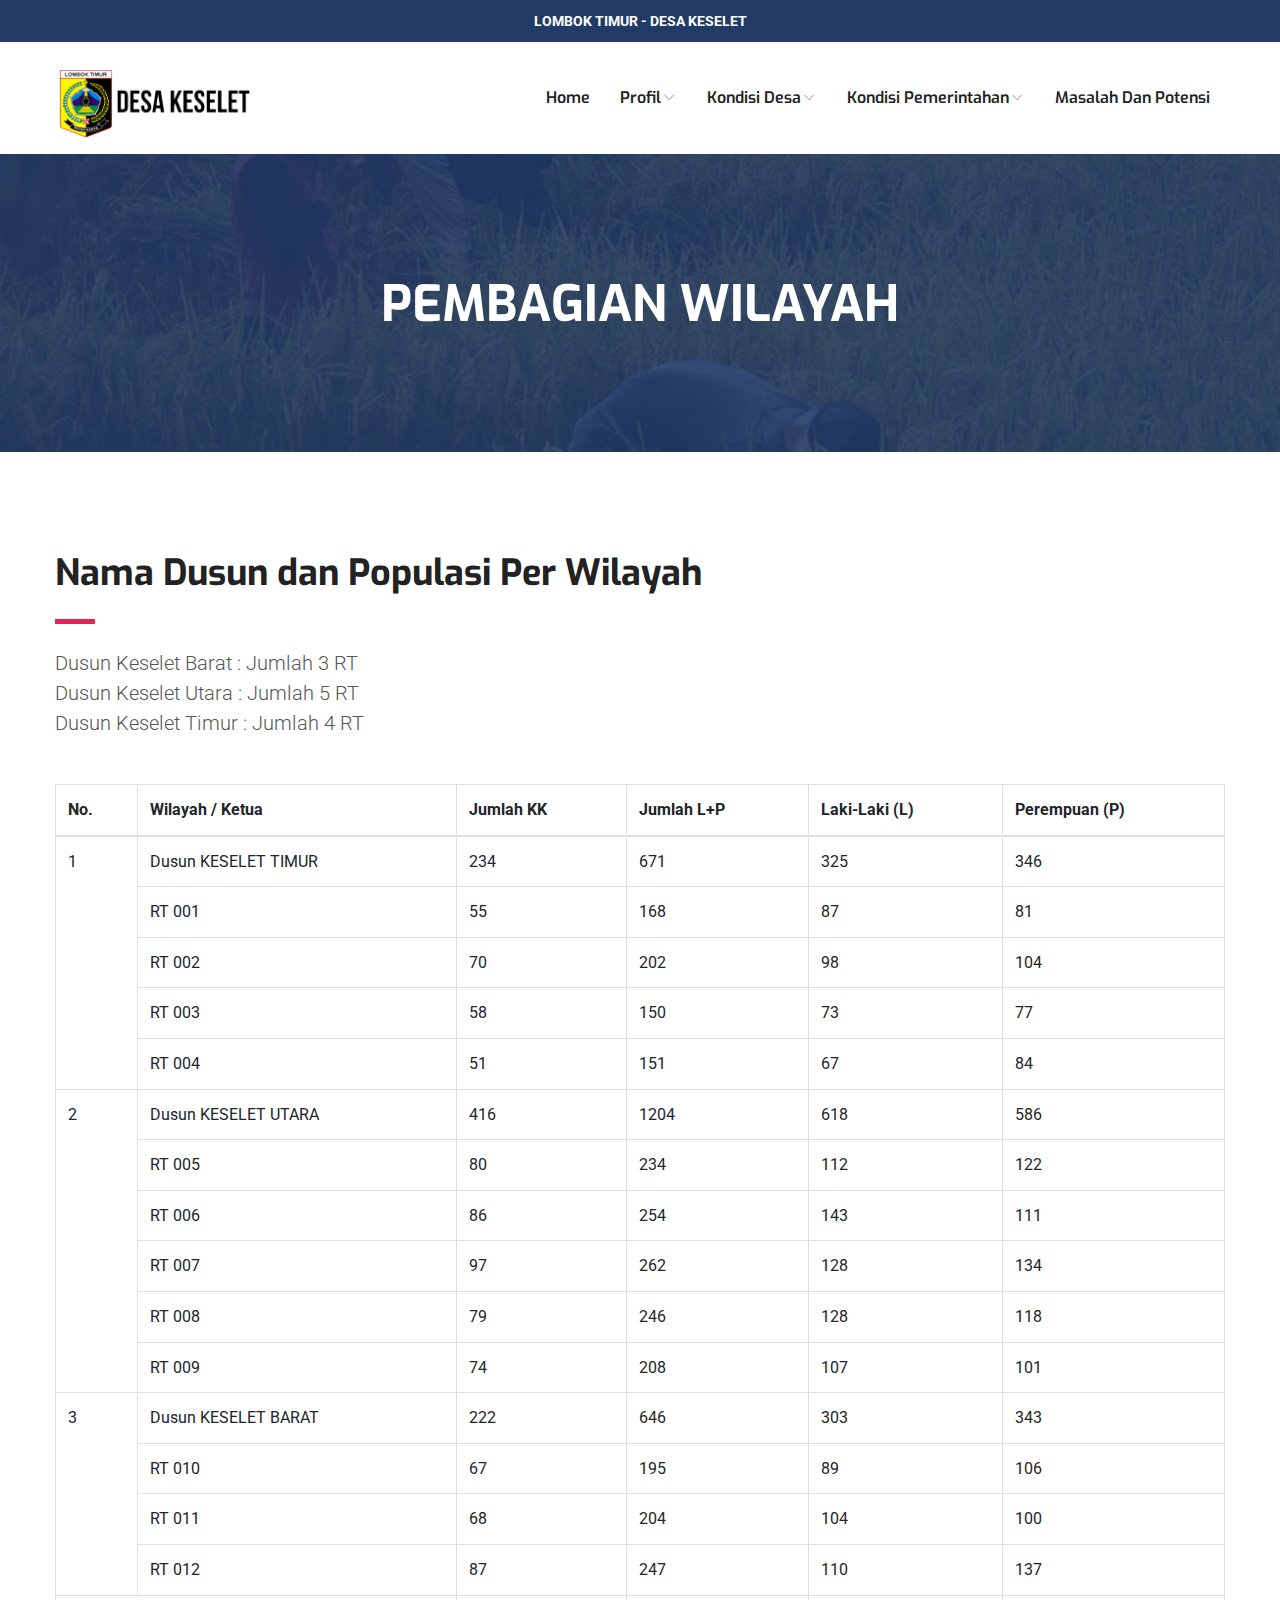
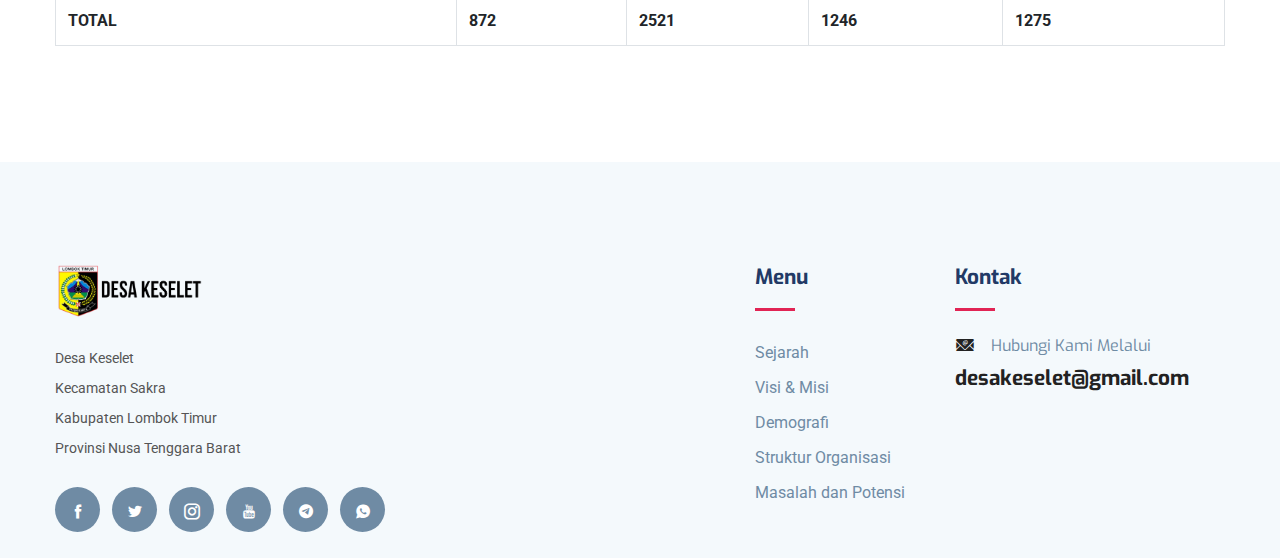
<file: pembagian-wilayah.html>
<!DOCTYPE html>
<html lang="zxx">
    <head>
        <meta http-equiv="Content-Type" content="text/html; charset=UTF-8">
        <meta name="description" content="Website Desa Keselet Lombok Timur">

        <meta name="viewport" content="width=device-width, initial-scale=1.0">

        <title>Pembagian Wilayah</title>


        <!-- bootstrap.min css -->
        <link rel="stylesheet" href="plugins/bootstrap/css/bootstrap.min.css">
        <!-- Icon Font Css -->
        <link rel="stylesheet" href="plugins/icofont/icofont.min.css">
        <!-- Slick Slider  CSS -->
        <link rel="stylesheet" href="plugins/slick-carousel/slick/slick.css">
        <link rel="stylesheet" href="plugins/slick-carousel/slick/slick-theme.css">

        <!-- Main Stylesheet -->
        <link rel="stylesheet" href="css/style.css">

    </head>

    <body id="top">
    <header>
        <div class="header-top-bar">
            <div class="container">
                <span class="font-weight-bold mx-auto d-block text-center">LOMBOK TIMUR - DESA KESELET</span>
            </div>
        </div>
        <nav class="navbar navbar-expand-lg navigation" id="navbar">
            <div class="container">
                <a class="navbar-brand" href="index.html">
                    <img src="images/logo.png" alt="" class="img-fluid" width="200px" height="200px">
                </a>

                <button class="navbar-toggler collapsed" type="button" data-toggle="collapse" data-target="#navbarmain" aria-controls="navbarmain" aria-expanded="false" aria-label="Toggle navigation">
                <span class="icofont-navigation-menu"></span>
            </button>
        
            <div class="collapse navbar-collapse" id="navbarmain">
                <ul class="navbar-nav ml-auto">
                    <li class="nav-item active">
                        <a class="nav-link" href="index.html">Home</a>
                    </li>

                    <li class="nav-item dropdown">
                        <a class="nav-link dropdown-toggle" href="#" id="dropdown01" data-toggle="dropdown" aria-haspopup="true" aria-expanded="false">Profil<i class="icofont-thin-down"></i></a>
                        <ul class="dropdown-menu" aria-labelledby="dropdown01">
                            <li><a class="dropdown-item" href="sejarah-desa.html">Sejarah Desa</a></li>
                            <li><a class="dropdown-item" href="visi-misi.html">Visi Misi</a></li>
                        </ul>
                    </li>

                    <li class="nav-item dropdown">
                        <a class="nav-link dropdown-toggle" href="#" id="dropdown02" data-toggle="dropdown" aria-haspopup="true" aria-expanded="false">Kondisi Desa<i class="icofont-thin-down"></i></a>
                        <ul class="dropdown-menu" aria-labelledby="dropdown02">
                            <li><a class="dropdown-item" href="demografi.html">Demografi</a></li>
                            <li><a class="dropdown-item" href="keadaan-sosial.html">Keadaan Sosial</a></li>
                            <li><a class="dropdown-item" href="keadaan-ekonomi.html">Keadaan Ekonomi</a></li>
                        </ul>
                    </li>
                    
                    <li class="nav-item dropdown">
                        <a class="nav-link dropdown-toggle" href="#" id="dropdown03" data-toggle="dropdown" aria-haspopup="true" aria-expanded="false">Kondisi Pemerintahan<i class="icofont-thin-down"></i></a>
                        <ul class="dropdown-menu" aria-labelledby="dropdown03">
                            <li><a class="dropdown-item" href="lembaga-pemerintahan.html">Lembaga Pemerintahan</a></li>
                            <li><a class="dropdown-item" href="lembaga-kemasyarakatan.html">Lembaga Kemasyarakatan</a></li>
                            <li><a class="dropdown-item" href="pembagian-wilayah.html">Pembagian Wilayah</a></li>
                            <li><a class="dropdown-item" href="struktur-organisasi.html">Struktur Organisai</a></li>
                        </ul>
                    </li>  

                    <li class="nav-item active">
                        <a class="nav-link" href="masalah-potensi.html">Masalah dan Potensi</a>
                    </li>
                </ul>
            </div>
            </div>
        </nav>
    </header>

        <!-- START -->

        <section class="page-title bg-1">
            <div class="overlay"></div>
            <div class="container">
                <div class="row">
                <div class="col-md-12">
                    <div class="block text-center">
                    <h1 class="text-capitalize mb-5 text-lg">PEMBAGIAN WILAYAH</h1>
                    </div>
                </div>
                </div>
            </div>
        </section>

        <section class="section department-single">
            <div class="container">
                <div class="">
                    <div class="">
                        <div class="">
                            <h3 class="text-md">Nama Dusun dan Populasi Per Wilayah</h3>
                            <div class="divider my-4"></div>
                            <p class="lead">
                                Dusun Keselet Barat : Jumlah 3 RT<br>
                                Dusun Keselet Utara : Jumlah 5 RT<br>
                                Dusun Keselet Timur : Jumlah 4 RT<br><br>
                            </p>
        
                            <!-- Tabel Data Penduduk -->
                            <table class="table table-bordered">
                                <thead>
                                    <tr>
                                        <th>No.</th>
                                        <th>Wilayah / Ketua</th>
                                        <th>Jumlah KK</th>
                                        <th>Jumlah L+P</th>
                                        <th>Laki-Laki (L)</th>
                                        <th>Perempuan (P)</th>
                                    </tr>
                                </thead>
                                <tbody>
                                    <!-- Dusun Keselet Timur -->
                                    <tr>
                                        <td rowspan="5">1</td>
                                        <td>Dusun KESELET TIMUR</td>
                                        <td>234</td>
                                        <td>671</td>
                                        <td>325</td>
                                        <td>346</td>
                                    </tr>
                                    <tr>
                                        <td>RT 001</td>
                                        <td>55</td>
                                        <td>168</td>
                                        <td>87</td>
                                        <td>81</td>
                                    </tr>
                                    <tr>
                                        <td>RT 002</td>
                                        <td>70</td>
                                        <td>202</td>
                                        <td>98</td>
                                        <td>104</td>
                                    </tr>
                                    <tr>
                                        <td>RT 003</td>
                                        <td>58</td>
                                        <td>150</td>
                                        <td>73</td>
                                        <td>77</td>
                                    </tr>
                                    <tr>
                                        <td>RT 004</td>
                                        <td>51</td>
                                        <td>151</td>
                                        <td>67</td>
                                        <td>84</td>
                                    </tr>
        
                                    <!-- Dusun Keselet Utara -->
                                    <tr>
                                        <td rowspan="6">2</td>
                                        <td>Dusun KESELET UTARA</td>
                                        <td>416</td>
                                        <td>1204</td>
                                        <td>618</td>
                                        <td>586</td>
                                    </tr>
                                    <tr>
                                        <td>RT 005</td>
                                        <td>80</td>
                                        <td>234</td>
                                        <td>112</td>
                                        <td>122</td>
                                    </tr>
                                    <tr>
                                        <td>RT 006</td>
                                        <td>86</td>
                                        <td>254</td>
                                        <td>143</td>
                                        <td>111</td>
                                    </tr>
                                    <tr>
                                        <td>RT 007</td>
                                        <td>97</td>
                                        <td>262</td>
                                        <td>128</td>
                                        <td>134</td>
                                    </tr>
                                    <tr>
                                        <td>RT 008</td>
                                        <td>79</td>
                                        <td>246</td>
                                        <td>128</td>
                                        <td>118</td>
                                    </tr>
                                    <tr>
                                        <td>RT 009</td>
                                        <td>74</td>
                                        <td>208</td>
                                        <td>107</td>
                                        <td>101</td>
                                    </tr>
        
                                    <!-- Dusun Keselet Barat -->
                                    <tr>
                                        <td rowspan="4">3</td>
                                        <td>Dusun KESELET BARAT</td>
                                        <td>222</td>
                                        <td>646</td>
                                        <td>303</td>
                                        <td>343</td>
                                    </tr>
                                    <tr>
                                        <td>RT 010</td>
                                        <td>67</td>
                                        <td>195</td>
                                        <td>89</td>
                                        <td>106</td>
                                    </tr>
                                    <tr>
                                        <td>RT 011</td>
                                        <td>68</td>
                                        <td>204</td>
                                        <td>104</td>
                                        <td>100</td>
                                    </tr>
                                    <tr>
                                        <td>RT 012</td>
                                        <td>87</td>
                                        <td>247</td>
                                        <td>110</td>
                                        <td>137</td>
                                    </tr>
        
                                    <!-- Total -->
                                    <tr>
                                        <td colspan="2"><strong>TOTAL</strong></td>
                                        <td><strong>872</strong></td>
                                        <td><strong>2521</strong></td>
                                        <td><strong>1246</strong></td>
                                        <td><strong>1275</strong></td>
                                    </tr>
                                </tbody>
                            </table>
                        </div>
                    </div>
                </div>
            </div>
        </section>
        
        

        <!-- END -->



       <!-- footer Start -->
<footer class="footer section gray-bg">
    <div class="container">
        <div class="row">
            <div class="col-lg-4 mr-auto col-sm-6">
                <div class="widget mb-5 mb-lg-0">
                    <div class="logo mb-4">
                        <img src="images/logo.png" alt="" class="img-fluid" width="150px" height="150px">
                    </div>
                    <p>Desa Keselet <br> Kecamatan Sakra <br> Kabupaten Lombok Timur <br> Provinsi Nusa Tenggara Barat</p>

                    <ul class="list-inline footer-socials mt-4">
                        <li class="list-inline-item"><a href="https://www.facebook.com/"><i class="icofont-facebook"></i></a></li>
                        <li class="list-inline-item"><a href="https://twitter.com/"><i class="icofont-twitter"></i></a></li>
                        <li class="list-inline-item"><a href="https://www.instagram.com/"><i class="icofont-instagram"></i></a></li>
                        <li class="list-inline-item"><a href="https://youtube.com/"><i class="icofont-youtube"></i></a></li>
                        <li class="list-inline-item"><a href="https://www.telegram.com/"><i class="icofont-telegram"></i></a></li>
                        <li class="list-inline-item"><a href="https://wa.me/087861527014" target="_blank"><i class="icofont-whatsapp"></i></a></li>
                    </ul>
                </div>
            </div>

            <div class="col-lg-2 col-md-6 col-sm-6">
                <div class="widget mb-5 mb-lg-0">
                    <h4 class="text-capitalize mb-3">Menu</h4>
                    <div class="divider mb-4"></div>

                    <ul class="list-unstyled footer-menu lh-35">
                        <li><a href="sejarah-desa.html">Sejarah </a></li>
                        <li><a href="visi-misi.html">Visi & Misi</a></li>
                        <li><a href="demografi.html">Demografi</a></li>
                        <li><a href="struktur-organisasi.html">Struktur Organisasi</a></li>
                        <li><a href="masalah-potensi.html">Masalah dan Potensi</li>
                    </ul>
                </div>
            </div>

            <div class="col-lg-3 col-md-6 col-sm-6">
                <div class="widget widget-contact mb-5 mb-lg-0">
                    <h4 class="text-capitalize mb-3">Kontak</h4>
                    <div class="divider mb-4"></div>

                    <div class="footer-contact-block mb-4">
                        <div class="icon d-flex align-items-center">
                            <i class="icofont-email mr-3"></i>
                            <span class="h6 mb-0">Hubungi Kami  Melalui</span>
                        </div>
                        <h4 class="mt-2"><a href="tel:+23-345-67890">desakeselet@gmail.com</a></h4>
                    </div>
                    <!-- NO HP -->
                    <!-- <div class="footer-contact-block">
                        <div class="icon d-flex align-items-center">
                            <i class="icofont-support mr-3"></i>
                            <span class="h6 mb-0">HP</span>
                        </div>
                        <h4 class="mt-2"><a href="tel:+23-345-67890">+62 82231314343</a></h4>
                    </div> -->
                </div>
            </div>
        </div>
        

    </div>
</footer>

    

        <!-- 
        Essential Scripts
        =====================================-->

        
        <!-- Main jQuery -->
        <script src="plugins/jquery/jquery.js"></script>
        <!-- Bootstrap 4.3.2 -->
        <script src="plugins/bootstrap/js/popper.js"></script>
        <script src="plugins/bootstrap/js/bootstrap.min.js"></script>
        <script src="plugins/counterup/jquery.easing.js"></script>
        <!-- Slick Slider -->
        <script src="plugins/slick-carousel/slick/slick.min.js"></script>
        <!-- Counterup -->
        <script src="plugins/counterup/jquery.waypoints.min.js"></script>
        
        <script src="plugins/shuffle/shuffle.min.js"></script>
        <script src="plugins/counterup/jquery.counterup.min.js"></script>
    
        
        <script src="js/script.js"></script>
        <script src="js/contact.js"></script>

    </body>
</html>
</file>
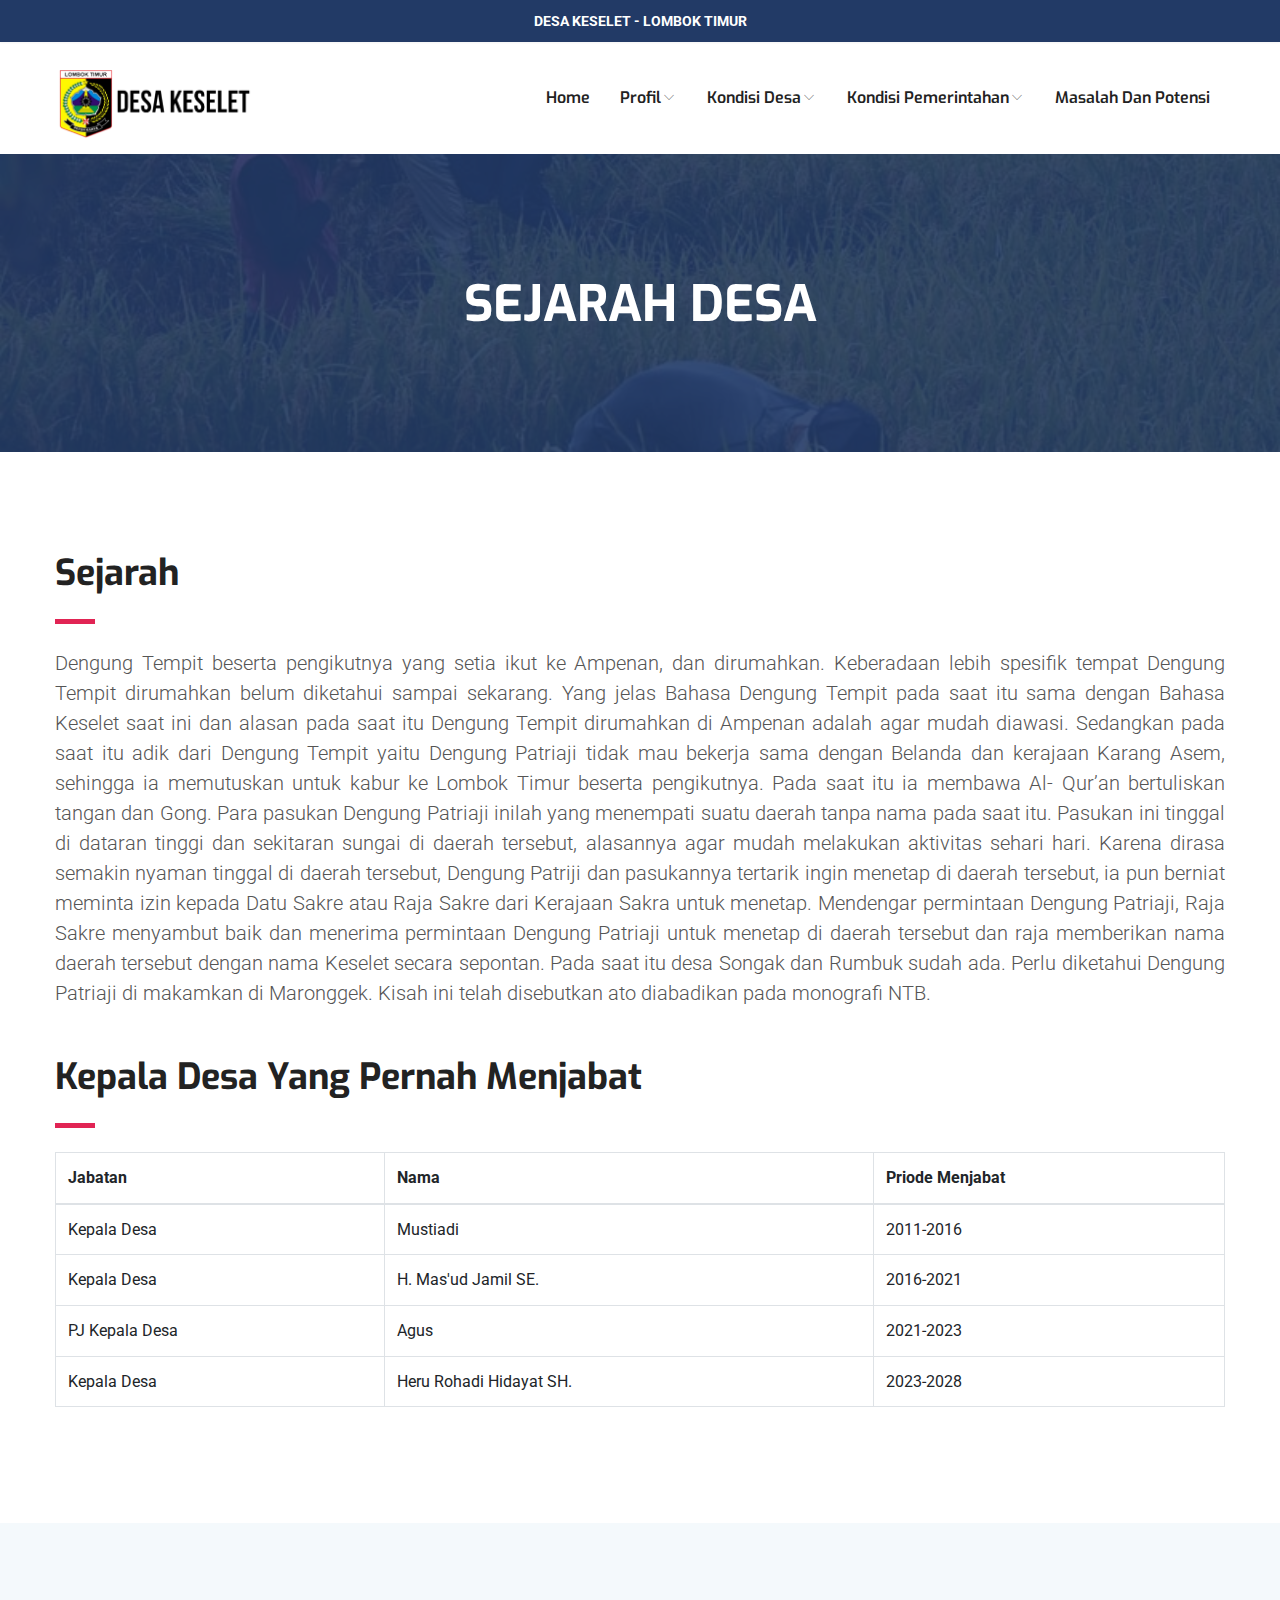
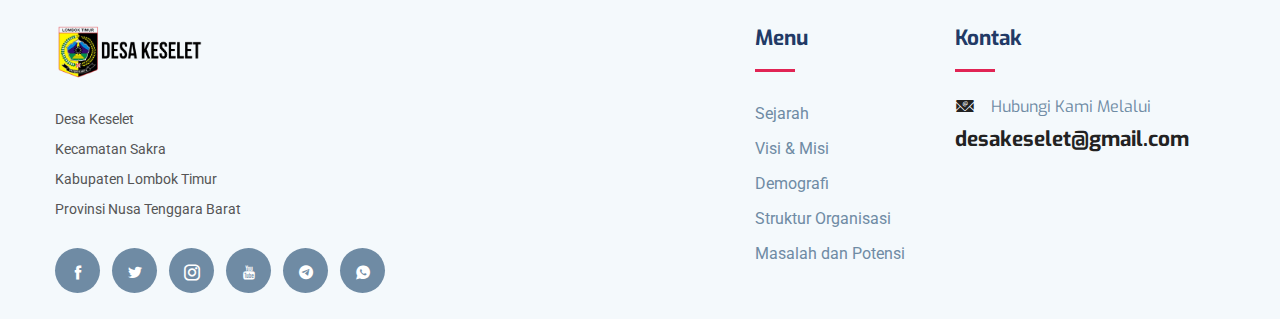
<file: sejarah-desa.html>
<!DOCTYPE html>
<html lang="zxx">
    <head>
        <meta http-equiv="Content-Type" content="text/html; charset=UTF-8">
        <meta name="description" content="Website Desa Keselet Lombok Timur">

        <meta name="viewport" content="width=device-width, initial-scale=1.0">

        <title>Sejarah Desa</title>


        <!-- bootstrap.min css -->
        <link rel="stylesheet" href="plugins/bootstrap/css/bootstrap.min.css">
        <!-- Icon Font Css -->
        <link rel="stylesheet" href="plugins/icofont/icofont.min.css">
        <!-- Slick Slider  CSS -->
        <link rel="stylesheet" href="plugins/slick-carousel/slick/slick.css">
        <link rel="stylesheet" href="plugins/slick-carousel/slick/slick-theme.css">

        <!-- Main Stylesheet -->
        <link rel="stylesheet" href="css/style.css">

    </head>

    <body id="top">
    <header>
        <div class="header-top-bar">
            <div class="container">
                <span class="font-weight-bold mx-auto d-block text-center">DESA KESELET - LOMBOK TIMUR</span>
            </div>
        </div>
        <nav class="navbar navbar-expand-lg navigation" id="navbar">
            <div class="container">
                <a class="navbar-brand" href="index.html">
                    <img src="images/logo.png" alt="" class="img-fluid" width="200px" height="200px">
                </a>

                <button class="navbar-toggler collapsed" type="button" data-toggle="collapse" data-target="#navbarmain" aria-controls="navbarmain" aria-expanded="false" aria-label="Toggle navigation">
                <span class="icofont-navigation-menu"></span>
            </button>
        
            <div class="collapse navbar-collapse" id="navbarmain">
                <ul class="navbar-nav ml-auto">
                    <li class="nav-item active">
                        <a class="nav-link" href="index.html">Home</a>
                    </li>

                    <li class="nav-item dropdown">
                        <a class="nav-link dropdown-toggle" href="#" id="dropdown01" data-toggle="dropdown" aria-haspopup="true" aria-expanded="false">Profil<i class="icofont-thin-down"></i></a>
                        <ul class="dropdown-menu" aria-labelledby="dropdown01">
                            <li><a class="dropdown-item" href="sejarah-desa.html">Sejarah Desa</a></li>
                            <li><a class="dropdown-item" href="visi-misi.html">Visi Misi</a></li>
                        </ul>
                    </li>

                    <li class="nav-item dropdown">
                        <a class="nav-link dropdown-toggle" href="#" id="dropdown02" data-toggle="dropdown" aria-haspopup="true" aria-expanded="false">Kondisi Desa<i class="icofont-thin-down"></i></a>
                        <ul class="dropdown-menu" aria-labelledby="dropdown02">
                            <li><a class="dropdown-item" href="demografi.html">Demografi</a></li>
                            <li><a class="dropdown-item" href="keadaan-sosial.html">Keadaan Sosial</a></li>
                            <li><a class="dropdown-item" href="keadaan-ekonomi.html">Keadaan Ekonomi</a></li>
                        </ul>
                    </li>
                    
                    <li class="nav-item dropdown">
                        <a class="nav-link dropdown-toggle" href="#" id="dropdown03" data-toggle="dropdown" aria-haspopup="true" aria-expanded="false">Kondisi Pemerintahan<i class="icofont-thin-down"></i></a>
                        <ul class="dropdown-menu" aria-labelledby="dropdown03">
                            <li><a class="dropdown-item" href="lembaga-pemerintahan.html">Lembaga Pemerintahan</a></li>
                            <li><a class="dropdown-item" href="lembaga-kemasyarakatan.html">Lembaga Kemasyarakatan</a></li>
                            <li><a class="dropdown-item" href="pembagian-wilayah.html">Pembagian Wilayah</a></li>
                            <li><a class="dropdown-item" href="struktur-organisasi.html">Struktur Organisai</a></li>
                        </ul>
                    </li>  

                    <li class="nav-item active">
                        <a class="nav-link" href="masalah-potensi.html">Masalah dan Potensi</a>
                    </li>
                </ul>
            </div>
            </div>
        </nav>
    </header>

        <!-- START -->

        <section class="page-title bg-1">
            <div class="overlay"></div>
            <div class="container">
                <div class="row">
                <div class="col-md-12">
                    <div class="block text-center">
                    <h1 class="text-capitalize mb-5 text-lg">SEJARAH DESA</h1>
                    </div>
                </div>
                </div>
            </div>
        </section>

        <section class="section department-single">
            <div class="container">
               
                <div class="">
                    <div class="">
                        <div class="">
                            <h3 class="text-md">Sejarah</h3>
                            <div class="divider my-4"></div>
                            <p class="lead" style="text-align: justify;">Dengung Tempit beserta pengikutnya yang setia ikut ke Ampenan, dan dirumahkan. Keberadaan lebih spesifik tempat Dengung Tempit dirumahkan belum diketahui sampai sekarang. Yang jelas Bahasa Dengung Tempit pada saat itu sama dengan Bahasa Keselet saat ini dan alasan pada saat itu Dengung Tempit dirumahkan di Ampenan adalah agar mudah diawasi. Sedangkan pada saat itu adik dari Dengung Tempit yaitu Dengung Patriaji tidak mau bekerja sama dengan Belanda dan kerajaan Karang Asem, sehingga ia memutuskan untuk kabur ke Lombok Timur beserta pengikutnya.  Pada saat itu ia membawa Al- Qur’an bertuliskan tangan dan Gong. Para pasukan Dengung Patriaji inilah yang menempati suatu daerah tanpa nama pada saat itu. Pasukan ini tinggal di dataran tinggi dan sekitaran sungai di daerah tersebut, alasannya agar mudah melakukan aktivitas sehari hari. Karena dirasa semakin nyaman tinggal di daerah tersebut, Dengung Patriji dan pasukannya tertarik ingin menetap di daerah tersebut, ia pun berniat meminta izin kepada Datu Sakre atau Raja Sakre dari Kerajaan Sakra untuk menetap. Mendengar permintaan Dengung Patriaji, Raja Sakre menyambut baik dan menerima permintaan Dengung Patriaji untuk menetap di daerah tersebut dan raja memberikan nama daerah tersebut dengan nama Keselet secara sepontan. Pada saat itu desa Songak dan Rumbuk sudah ada. Perlu diketahui Dengung Patriaji di makamkan di Maronggek. Kisah ini telah disebutkan ato diabadikan pada monografi NTB. </p>

                           
                             <!-- Struktur Anggota BPD -->
                        <h3 class="text-md mt-5">Kepala Desa Yang Pernah Menjabat</h3>
                        <div class="divider my-4"></div>
                        <table class="table table-bordered">
                            <thead>
                                <tr>
                                    <th scope="col">Jabatan</th>
                                    <th scope="col">Nama</th>
                                    <th scope="col">Priode Menjabat</th>
                                </tr>
                            </thead>
                            <tbody>
                                <tr>
                                    <td>Kepala Desa</td>
                                    <td>Mustiadi</td>
                                    <td>2011-2016</td>
                                </tr>
                                <tr>
                                    <td>Kepala Desa</td>
                                    <td>H. Mas'ud Jamil SE.</td>
                                    <td>2016-2021</td>
                                </tr>
                                <tr>
                                    <td>PJ Kepala Desa</td>
                                    <td>Agus</td>
                                    <td>2021-2023</td>
                                </tr>
                                <tr>
                                    <td>Kepala Desa</td>
                                    <td>Heru Rohadi Hidayat SH.</td>
                                    <td>2023-2028</td>
                                </tr>
                            </tbody>     
                            </table>                    

                        </div>
                    </div>

                    
                </div>
            </div>
        </section>


        <!-- END -->



       <!-- footer Start -->
<footer class="footer section gray-bg">
    <div class="container">
        <div class="row">
            <div class="col-lg-4 mr-auto col-sm-6">
                <div class="widget mb-5 mb-lg-0">
                    <div class="logo mb-4">
                        <img src="images/logo.png" alt="" class="img-fluid" width="150px" height="150px">
                    </div>
                    <p>Desa Keselet <br> Kecamatan Sakra <br> Kabupaten Lombok Timur <br> Provinsi Nusa Tenggara Barat</p>

                    <ul class="list-inline footer-socials mt-4">
                        <li class="list-inline-item"><a href="https://www.facebook.com/"><i class="icofont-facebook"></i></a></li>
                        <li class="list-inline-item"><a href="https://twitter.com/"><i class="icofont-twitter"></i></a></li>
                        <li class="list-inline-item"><a href="https://www.instagram.com/"><i class="icofont-instagram"></i></a></li>
                        <li class="list-inline-item"><a href="https://youtube.com/"><i class="icofont-youtube"></i></a></li>
                        <li class="list-inline-item"><a href="https://www.telegram.com/"><i class="icofont-telegram"></i></a></li>
                        <li class="list-inline-item"><a href="https://wa.me/087861527014" target="_blank"><i class="icofont-whatsapp"></i></a></li>
                    </ul>
                </div>
            </div>

            <div class="col-lg-2 col-md-6 col-sm-6">
                <div class="widget mb-5 mb-lg-0">
                    <h4 class="text-capitalize mb-3">Menu</h4>
                    <div class="divider mb-4"></div>

                    <ul class="list-unstyled footer-menu lh-35">
                        <li><a href="sejarah-desa.html">Sejarah </a></li>
                        <li><a href="visi-misi.html">Visi & Misi</a></li>
                        <li><a href="demografi.html">Demografi</a></li>
                        <li><a href="struktur-organisasi.html">Struktur Organisasi</a></li>
                        <li><a href="masalah-potensi.html">Masalah dan Potensi</li>
                    </ul>
                </div>
            </div>

            <div class="col-lg-3 col-md-6 col-sm-6">
                <div class="widget widget-contact mb-5 mb-lg-0">
                    <h4 class="text-capitalize mb-3">Kontak</h4>
                    <div class="divider mb-4"></div>

                    <div class="footer-contact-block mb-4">
                        <div class="icon d-flex align-items-center">
                            <i class="icofont-email mr-3"></i>
                            <span class="h6 mb-0">Hubungi Kami  Melalui</span>
                        </div>
                        <h4 class="mt-2"><a href="tel:+23-345-67890">desakeselet@gmail.com</a></h4>
                    </div>
                    <!-- NO HP -->
                    <!-- <div class="footer-contact-block">
                        <div class="icon d-flex align-items-center">
                            <i class="icofont-support mr-3"></i>
                            <span class="h6 mb-0">HP</span>
                        </div>
                        <h4 class="mt-2"><a href="tel:+23-345-67890">+62 82231314343</a></h4>
                    </div> -->
                </div>
            </div>
        </div>
        

    </div>
</footer>

    

        <!-- 
        Essential Scripts
        =====================================-->

        
        <!-- Main jQuery -->
        <script src="plugins/jquery/jquery.js"></script>
        <!-- Bootstrap 4.3.2 -->
        <script src="plugins/bootstrap/js/popper.js"></script>
        <script src="plugins/bootstrap/js/bootstrap.min.js"></script>
        <script src="plugins/counterup/jquery.easing.js"></script>
        <!-- Slick Slider -->
        <script src="plugins/slick-carousel/slick/slick.min.js"></script>
        <!-- Counterup -->
        <script src="plugins/counterup/jquery.waypoints.min.js"></script>
        
        <script src="plugins/shuffle/shuffle.min.js"></script>
        <script src="plugins/counterup/jquery.counterup.min.js"></script>
    
        
        <script src="js/script.js"></script>
        <script src="js/contact.js"></script>

    </body>
</html>
</file>
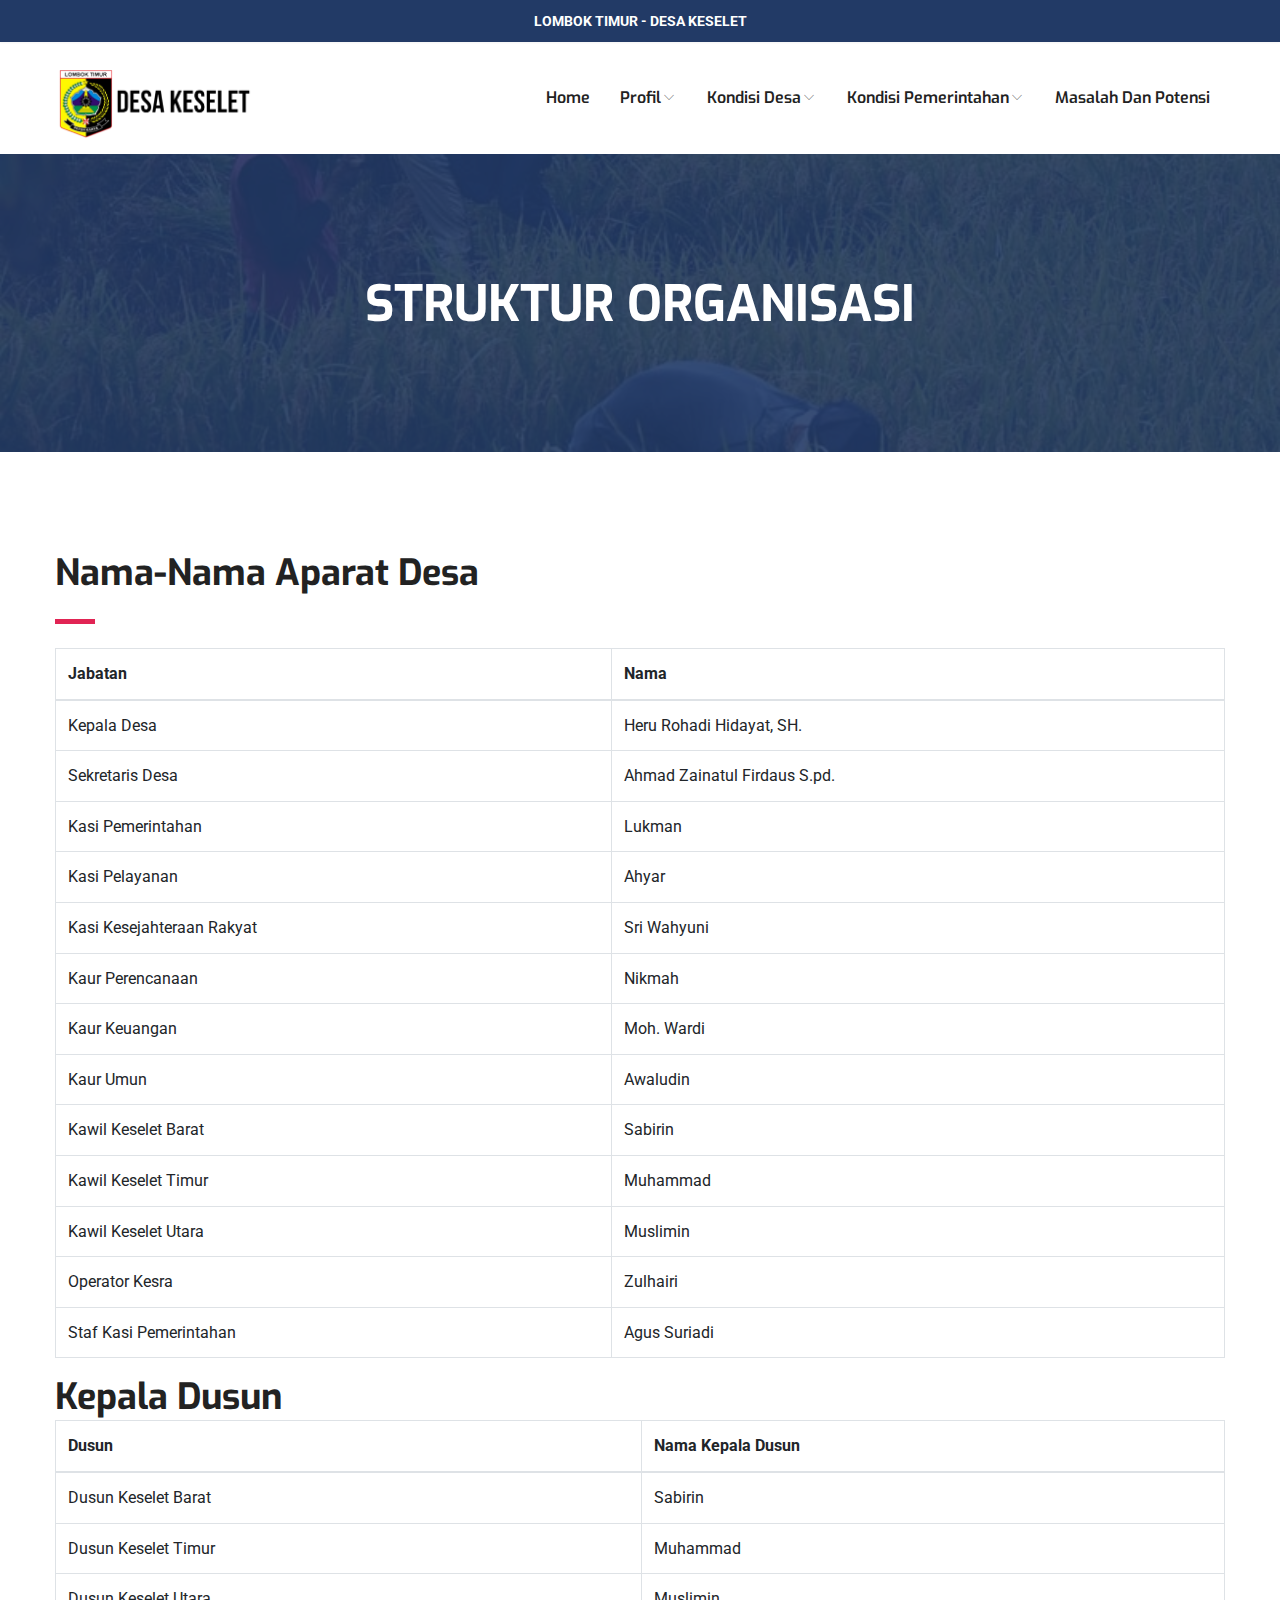
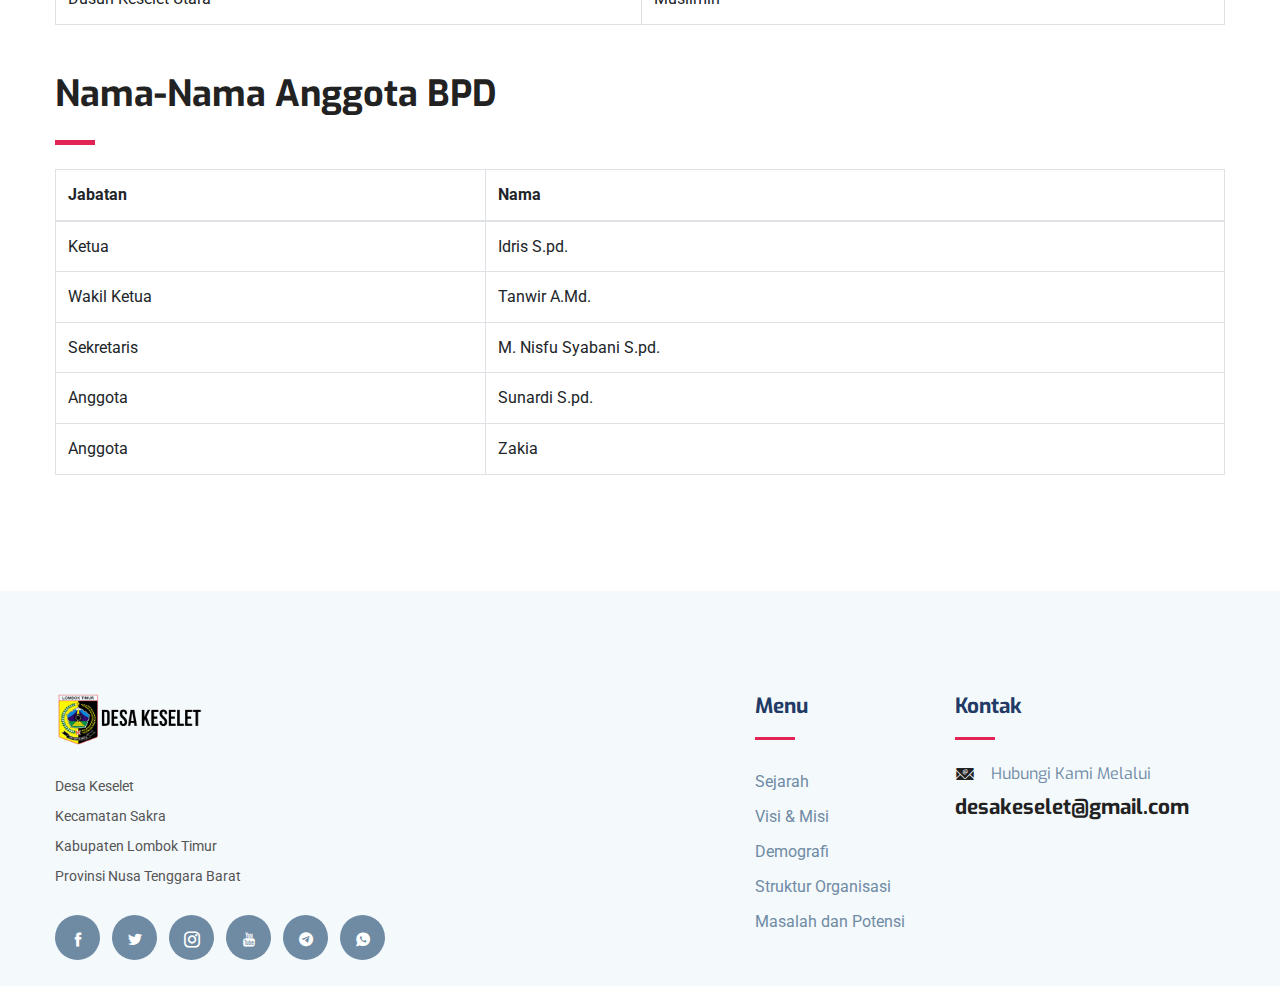
<file: struktur-organisasi.html>
<!DOCTYPE html>
<html lang="zxx">
    <head>
        <meta http-equiv="Content-Type" content="text/html; charset=UTF-8">
        <meta name="description" content="Website Desa Keselet Lombok Timur">

        <meta name="viewport" content="width=device-width, initial-scale=1.0">

        <title>Struktur Organisasi</title>


        <!-- bootstrap.min css -->
        <link rel="stylesheet" href="plugins/bootstrap/css/bootstrap.min.css">
        <!-- Icon Font Css -->
        <link rel="stylesheet" href="plugins/icofont/icofont.min.css">
        <!-- Slick Slider  CSS -->
        <link rel="stylesheet" href="plugins/slick-carousel/slick/slick.css">
        <link rel="stylesheet" href="plugins/slick-carousel/slick/slick-theme.css">

        <!-- Main Stylesheet -->
        <link rel="stylesheet" href="css/style.css">

    </head>

    <body id="top">
    <header>
        <div class="header-top-bar">
            <div class="container">
                <span class="font-weight-bold mx-auto d-block text-center">LOMBOK TIMUR - DESA KESELET</span>
            </div>
        </div>
        <nav class="navbar navbar-expand-lg navigation" id="navbar">
            <div class="container">
                <a class="navbar-brand" href="index.html">
                    <img src="images/logo.png" alt="" class="img-fluid" width="200px" height="200px">
                </a>

                <button class="navbar-toggler collapsed" type="button" data-toggle="collapse" data-target="#navbarmain" aria-controls="navbarmain" aria-expanded="false" aria-label="Toggle navigation">
                <span class="icofont-navigation-menu"></span>
            </button>
        
            <div class="collapse navbar-collapse" id="navbarmain">
                <ul class="navbar-nav ml-auto">
                    <li class="nav-item active">
                        <a class="nav-link" href="index.html">Home</a>
                    </li>

                    <li class="nav-item dropdown">
                        <a class="nav-link dropdown-toggle" href="#" id="dropdown01" data-toggle="dropdown" aria-haspopup="true" aria-expanded="false">Profil<i class="icofont-thin-down"></i></a>
                        <ul class="dropdown-menu" aria-labelledby="dropdown01">
                            <li><a class="dropdown-item" href="sejarah-desa.html">Sejarah Desa</a></li>
                            <li><a class="dropdown-item" href="visi-misi.html">Visi Misi</a></li>
                        </ul>
                    </li>

                    <li class="nav-item dropdown">
                        <a class="nav-link dropdown-toggle" href="#" id="dropdown02" data-toggle="dropdown" aria-haspopup="true" aria-expanded="false">Kondisi Desa<i class="icofont-thin-down"></i></a>
                        <ul class="dropdown-menu" aria-labelledby="dropdown02">
                            <li><a class="dropdown-item" href="demografi.html">Demografi</a></li>
                            <li><a class="dropdown-item" href="keadaan-sosial.html">Keadaan Sosial</a></li>
                            <li><a class="dropdown-item" href="keadaan-ekonomi.html">Keadaan Ekonomi</a></li>
                        </ul>
                    </li>
                    
                    <li class="nav-item dropdown">
                        <a class="nav-link dropdown-toggle" href="#" id="dropdown03" data-toggle="dropdown" aria-haspopup="true" aria-expanded="false">Kondisi Pemerintahan<i class="icofont-thin-down"></i></a>
                        <ul class="dropdown-menu" aria-labelledby="dropdown03">
                            <li><a class="dropdown-item" href="lembaga-pemerintahan.html">Lembaga Pemerintahan</a></li>
                            <li><a class="dropdown-item" href="lembaga-kemasyarakatan.html">Lembaga Kemasyarakatan</a></li>
                            <li><a class="dropdown-item" href="pembagian-wilayah.html">Pembagian Wilayah</a></li>
                            <li><a class="dropdown-item" href="struktur-organisasi.html">Struktur Organisai</a></li>
                        </ul>
                    </li>  

                    <li class="nav-item active">
                        <a class="nav-link" href="masalah-potensi.html">Masalah dan Potensi</a>
                    </li>
                </ul>
            </div>
            </div>
        </nav>
    </header>

    <section class="page-title bg-1">
        <div class="overlay"></div>
        <div class="container">
            <div class="row">
                <div class="col-md-12">
                    <div class="block text-center">
                        <h1 class="text-capitalize mb-5 text-lg">STRUKTUR ORGANISASI</h1>
                    </div>
                </div>
            </div>
        </div>
    </section>
    
    <section class="section department-single">
        <div class="container">
            <div class="">
                <div class="">
                    <div class="">
    
                        <!-- Struktur Aparat Desa -->
                        <h3 class="text-md">Nama-Nama Aparat Desa</h3>
                        <div class="divider my-4"></div>
                        <table class="table table-bordered">
                            <thead>
                                <tr>
                                    <th scope="col">Jabatan</th>
                                    <th scope="col">Nama</th>
                                </tr>
                            </thead>
                            <tbody>
                                <tr>
                                    <td>Kepala Desa</td>
                                    <td>Heru Rohadi Hidayat, SH.</td>
                                </tr>
                                <tr>
                                    <td>Sekretaris Desa</td>
                                    <td>Ahmad Zainatul Firdaus S.pd.</td>
                                </tr>
                                <tr>
                                    <td>Kasi Pemerintahan</td>
                                    <td>Lukman</td>
                                </tr>
                                <tr>
                                    <td>Kasi Pelayanan</td>
                                    <td>Ahyar</td>
                                </tr>
                                <tr>
                                    <td>Kasi Kesejahteraan Rakyat</td>
                                    <td>Sri Wahyuni</td>
                                </tr>
                                <tr>
                                    <td>Kaur Perencanaan</td>
                                    <td>Nikmah</td>
                                </tr>
                                <tr>
                                    <td>Kaur Keuangan</td>
                                    <td>Moh. Wardi</td>
                                </tr>
                                <tr>
                                    <td>Kaur Umun</td>
                                    <td>Awaludin</td>
                                <tr>
                                    <td>Kawil Keselet Barat</td>
                                    <td>Sabirin</td>
                                </tr>
                                <tr>
                                     <td>Kawil Keselet Timur</td>
                                    <td>Muhammad</td>
                                </tr>
                                <tr>
                                    <td>Kawil Keselet Utara</td>
                                    <td>Muslimin</td>
                                </tr>
                                <tr>
                                    <td>Operator Kesra</td>
                                    <td>Zulhairi</td>
                                </tr>
                                <tr>
                                    <td>Staf Kasi Pemerintahan</td>
                                    <td>Agus Suriadi</td>
                                </tr>
                            </tbody>
                        </table>
    
                        <h4 class="text-md mt-4">Kepala Dusun</h4>
                        <table class="table table-bordered">
                            <thead>
                                <tr>
                                    <th scope="col">Dusun</th>
                                    <th scope="col">Nama Kepala Dusun</th>
                                </tr>
                            </thead>
                            <tbody>
                                <tr>
                                    <td>Dusun Keselet Barat</td>
                                    <td>Sabirin</td>
                                </tr>
                                <tr>
                                    <td>Dusun Keselet Timur</td>
                                    <td>Muhammad</td>
                                </tr>
                                <tr>
                                    <td>Dusun Keselet Utara</td>
                                    <td>Muslimin</td>
                                </tr>
                            </tbody>
                        </table>
    
                        <!-- Struktur Anggota BPD -->
                        <h3 class="text-md mt-5">Nama-Nama Anggota BPD</h3>
                        <div class="divider my-4"></div>
                        <table class="table table-bordered">
                            <thead>
                                <tr>
                                    <th scope="col">Jabatan</th>
                                    <th scope="col">Nama</th>
                                </tr>
                            </thead>
                            <tbody>
                                <tr>
                                    <td>Ketua</td>
                                    <td>Idris S.pd.</td>
                                </tr>
                                <tr>
                                    <td>Wakil Ketua</td>
                                    <td>Tanwir A.Md.</td>
                                </tr>
                                <tr>
                                    <td>Sekretaris</td>
                                    <td>M. Nisfu Syabani S.pd.</td>
                                </tr>
                                <tr>
                                    <td>Anggota</td>
                                    <td>Sunardi S.pd.</td>
                                </tr>
                                <tr>
                                    <td>Anggota</td>
                                    <td>Zakia</td>
                                </tr>
                            </tbody>
                        </table>
    
                    </div>
                </div>
            </div>
        </div>
    </section>
    


        <!-- footer Start -->
<footer class="footer section gray-bg">
    <div class="container">
        <div class="row">
            <div class="col-lg-4 mr-auto col-sm-6">
                <div class="widget mb-5 mb-lg-0">
                    <div class="logo mb-4">
                        <img src="images/logo.png" alt="" class="img-fluid" width="150px" height="150px">
                    </div>
                    <p>Desa Keselet <br> Kecamatan Sakra <br> Kabupaten Lombok Timur <br> Provinsi Nusa Tenggara Barat</p>

                    <ul class="list-inline footer-socials mt-4">
                        <li class="list-inline-item"><a href="https://www.facebook.com/"><i class="icofont-facebook"></i></a></li>
                        <li class="list-inline-item"><a href="https://twitter.com/"><i class="icofont-twitter"></i></a></li>
                        <li class="list-inline-item"><a href="https://www.instagram.com/"><i class="icofont-instagram"></i></a></li>
                        <li class="list-inline-item"><a href="https://youtube.com/"><i class="icofont-youtube"></i></a></li>
                        <li class="list-inline-item"><a href="https://www.telegram.com/"><i class="icofont-telegram"></i></a></li>
                        <li class="list-inline-item"><a href="https://wa.me/087861527014" target="_blank"><i class="icofont-whatsapp"></i></a></li>
                    </ul>
                </div>
            </div>

            <div class="col-lg-2 col-md-6 col-sm-6">
                <div class="widget mb-5 mb-lg-0">
                    <h4 class="text-capitalize mb-3">Menu</h4>
                    <div class="divider mb-4"></div>

                    <ul class="list-unstyled footer-menu lh-35">
                        <li><a href="sejarah-desa.html">Sejarah </a></li>
                        <li><a href="visi-misi.html">Visi & Misi</a></li>
                        <li><a href="demografi.html">Demografi</a></li>
                        <li><a href="struktur-organisasi.html">Struktur Organisasi</a></li>
                        <li><a href="masalah-potensi.html">Masalah dan Potensi</li>
                    </ul>
                </div>
            </div>

            <div class="col-lg-3 col-md-6 col-sm-6">
                <div class="widget widget-contact mb-5 mb-lg-0">
                    <h4 class="text-capitalize mb-3">Kontak</h4>
                    <div class="divider mb-4"></div>

                    <div class="footer-contact-block mb-4">
                        <div class="icon d-flex align-items-center">
                            <i class="icofont-email mr-3"></i>
                            <span class="h6 mb-0">Hubungi Kami  Melalui</span>
                        </div>
                        <h4 class="mt-2"><a href="tel:+23-345-67890">desakeselet@gmail.com</a></h4>
                    </div>
                    <!-- NO HP -->
                    <!-- <div class="footer-contact-block">
                        <div class="icon d-flex align-items-center">
                            <i class="icofont-support mr-3"></i>
                            <span class="h6 mb-0">HP</span>
                        </div>
                        <h4 class="mt-2"><a href="tel:+23-345-67890">+62 82231314343</a></h4>
                    </div> -->
                </div>
            </div>
        </div>
        

    </div>
</footer>

    

        <!-- 
        Essential Scripts
        =====================================-->

        
        <!-- Main jQuery -->
        <script src="plugins/jquery/jquery.js"></script>
        <!-- Bootstrap 4.3.2 -->
        <script src="plugins/bootstrap/js/popper.js"></script>
        <script src="plugins/bootstrap/js/bootstrap.min.js"></script>
        <script src="plugins/counterup/jquery.easing.js"></script>
        <!-- Slick Slider -->
        <script src="plugins/slick-carousel/slick/slick.min.js"></script>
        <!-- Counterup -->
        <script src="plugins/counterup/jquery.waypoints.min.js"></script>
        
        <script src="plugins/shuffle/shuffle.min.js"></script>
        <script src="plugins/counterup/jquery.counterup.min.js"></script>
    
        
        <script src="js/script.js"></script>
        <script src="js/contact.js"></script>

    </body>
</html>
</file>
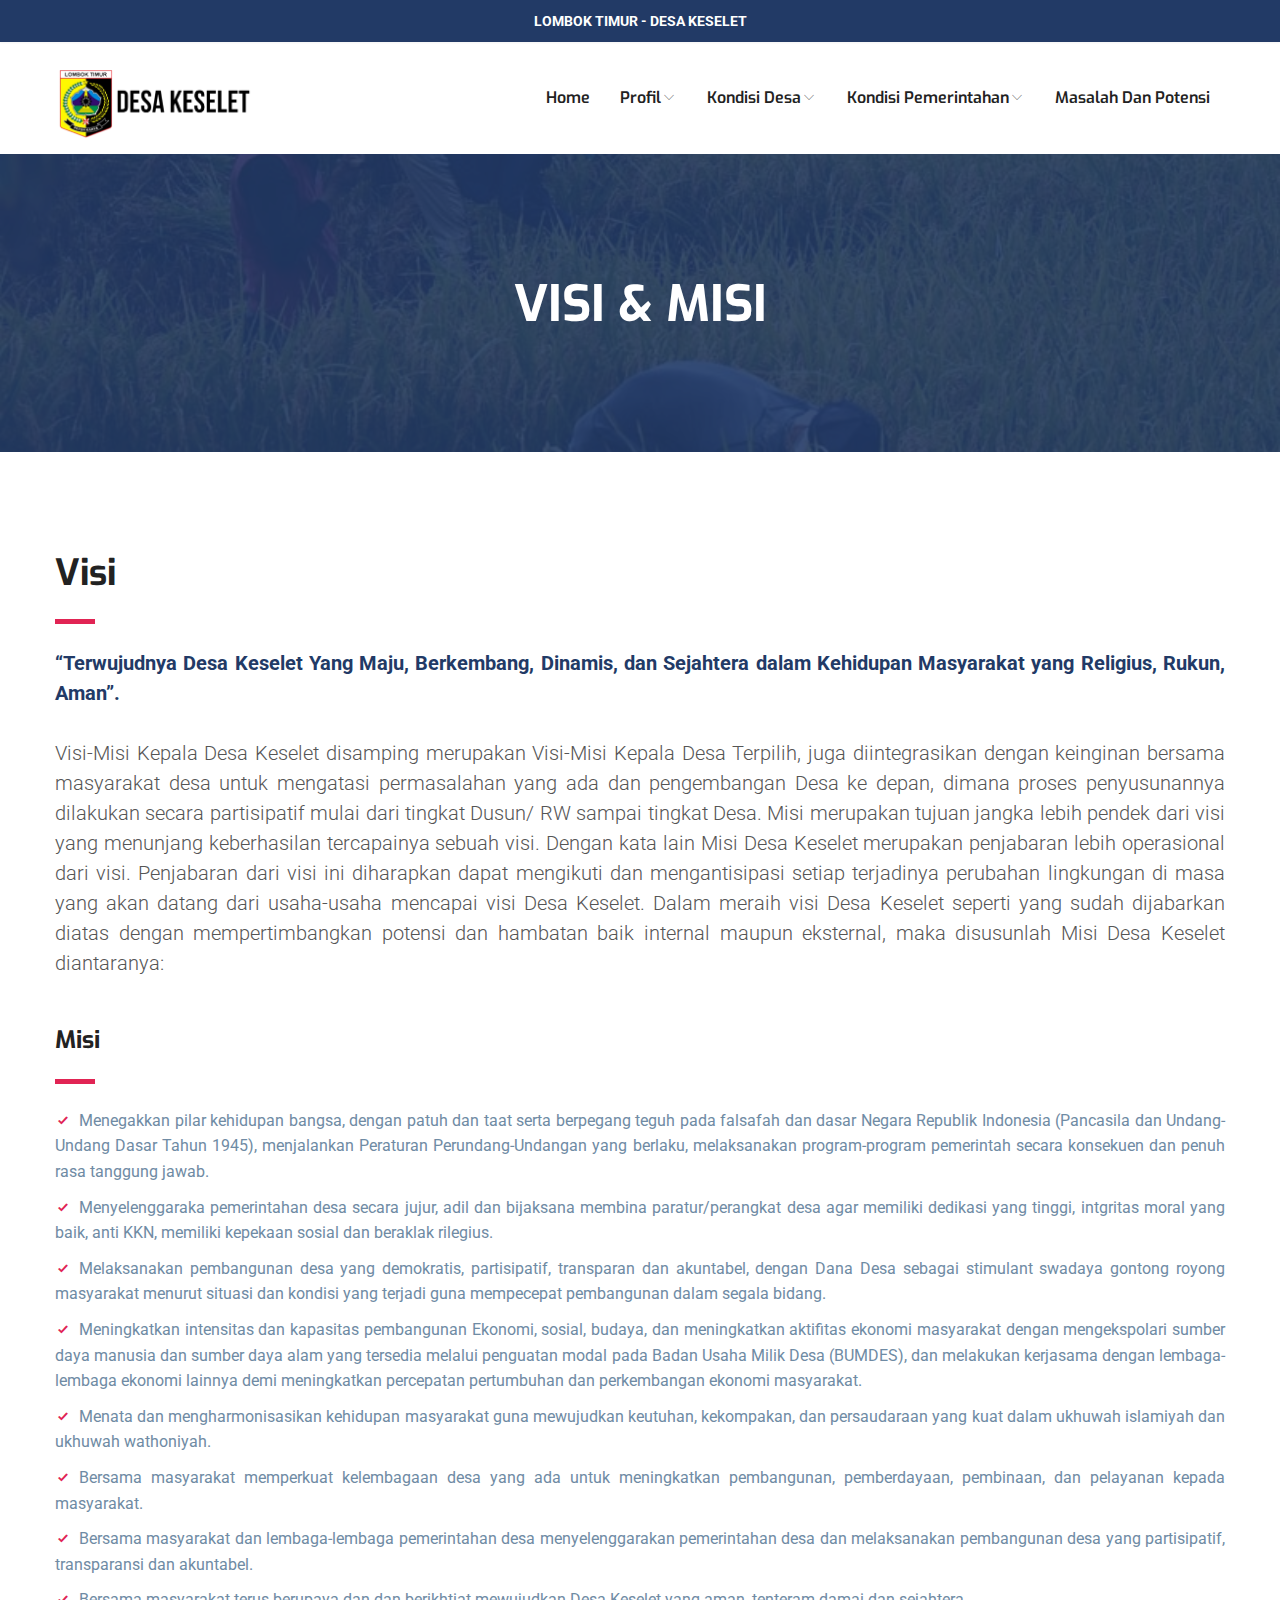
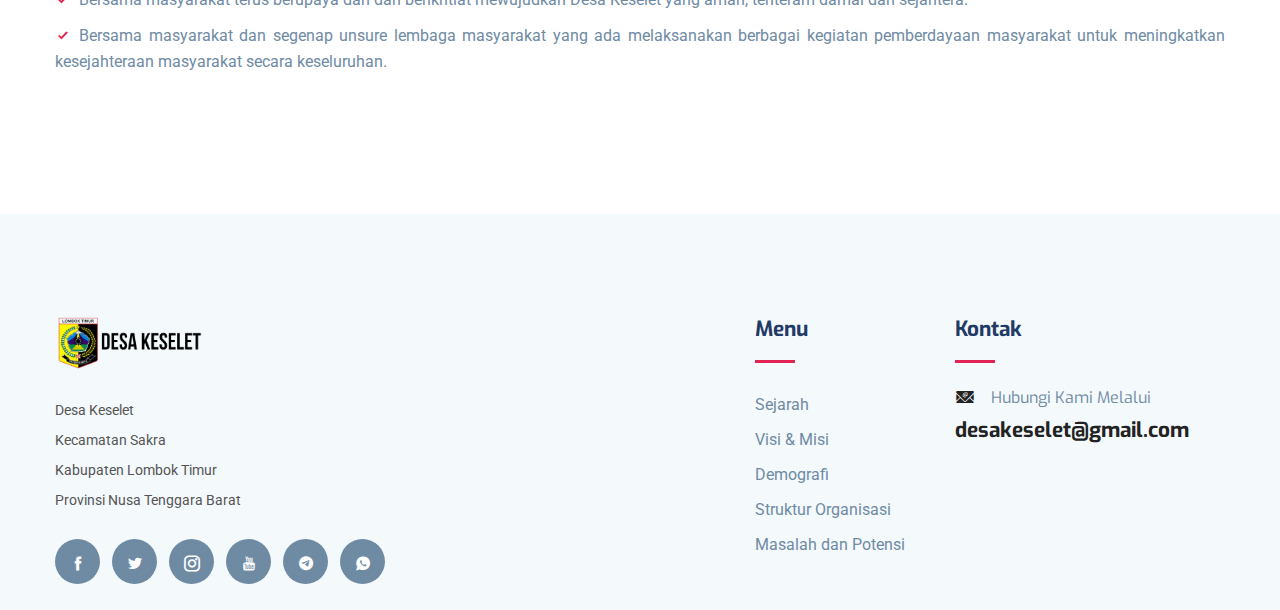
<file: visi-misi.html>
<!DOCTYPE html>
<html lang="zxx">
    <head>
        <meta http-equiv="Content-Type" content="text/html; charset=UTF-8">
        <meta name="description" content="Website Desa Keselet Lombok Timur">

        <meta name="viewport" content="width=device-width, initial-scale=1.0">

        <title>Visi & Misi</title>

        <!-- bootstrap.min css -->
        <link rel="stylesheet" href="plugins/bootstrap/css/bootstrap.min.css">
        <!-- Icon Font Css -->
        <link rel="stylesheet" href="plugins/icofont/icofont.min.css">
        <!-- Slick Slider  CSS -->
        <link rel="stylesheet" href="plugins/slick-carousel/slick/slick.css">
        <link rel="stylesheet" href="plugins/slick-carousel/slick/slick-theme.css">

        <!-- Main Stylesheet -->
        <link rel="stylesheet" href="css/style.css">

    </head>

    <body id="top">
    <header>
        <div class="header-top-bar">
            <div class="container">
                <span class="font-weight-bold mx-auto d-block text-center">LOMBOK TIMUR - DESA KESELET</span>
            </div>
        </div>
        <nav class="navbar navbar-expand-lg navigation" id="navbar">
            <div class="container">
                <a class="navbar-brand" href="index.html">
                    <img src="images/logo.png" alt="" class="img-fluid" width="200px" height="200px">
                </a>

                <button class="navbar-toggler collapsed" type="button" data-toggle="collapse" data-target="#navbarmain" aria-controls="navbarmain" aria-expanded="false" aria-label="Toggle navigation">
                <span class="icofont-navigation-menu"></span>
            </button>
        
            <div class="collapse navbar-collapse" id="navbarmain">
                <ul class="navbar-nav ml-auto">
                    <li class="nav-item active">
                        <a class="nav-link" href="index.html">Home</a>
                    </li>

                    <li class="nav-item dropdown">
                        <a class="nav-link dropdown-toggle" href="#" id="dropdown01" data-toggle="dropdown" aria-haspopup="true" aria-expanded="false">Profil<i class="icofont-thin-down"></i></a>
                        <ul class="dropdown-menu" aria-labelledby="dropdown01">
                            <li><a class="dropdown-item" href="sejarah-desa.html">Sejarah Desa</a></li>
                            <li><a class="dropdown-item" href="visi-misi.html">Visi Misi</a></li>
                        </ul>
                    </li>

                    <li class="nav-item dropdown">
                        <a class="nav-link dropdown-toggle" href="#" id="dropdown02" data-toggle="dropdown" aria-haspopup="true" aria-expanded="false">Kondisi Desa<i class="icofont-thin-down"></i></a>
                        <ul class="dropdown-menu" aria-labelledby="dropdown02">
                            <li><a class="dropdown-item" href="demografi.html">Demografi</a></li>
                            <li><a class="dropdown-item" href="keadaan-sosial.html">Keadaan Sosial</a></li>
                            <li><a class="dropdown-item" href="keadaan-ekonomi.html">Keadaan Ekonomi</a></li>
                        </ul>
                    </li>
                    
                    <li class="nav-item dropdown">
                        <a class="nav-link dropdown-toggle" href="#" id="dropdown03" data-toggle="dropdown" aria-haspopup="true" aria-expanded="false">Kondisi Pemerintahan<i class="icofont-thin-down"></i></a>
                        <ul class="dropdown-menu" aria-labelledby="dropdown03">
                            <li><a class="dropdown-item" href="lembaga-pemerintahan.html">Lembaga Pemerintahan</a></li>
                            <li><a class="dropdown-item" href="lembaga-kemasyarakatan.html">Lembaga Kemasyarakatan</a></li>
                            <li><a class="dropdown-item" href="pembagian-wilayah.html">Pembagian Wilayah</a></li>
                            <li><a class="dropdown-item" href="struktur-organisasi.html">Struktur Organisai</a></li>
                        </ul>
                    </li>  

                    <li class="nav-item active">
                        <a class="nav-link" href="masalah-potensi.html">Masalah dan Potensi</a>
                    </li>
                </ul>
            </div>
            </div>
        </nav>
    </header>

        <!-- START -->

        <section class="page-title bg-1">
            <div class="overlay"></div>
            <div class="container">
                <div class="row">
                <div class="col-md-12">
                    <div class="block text-center">
                    <h1 class="text-capitalize mb-5 text-lg">VISI & MISI</h1>
                    </div>
                </div>
                </div>
            </div>
        </section>

        <section class="section department-single">
            <div class="container">
               
                <div class="">
                    <div class="">
                        <div class="">
                            <h3 class="text-md">Visi</h3>
                            <div class="divider my-4"></div>
                            <p class="lead" style="text-align: justify;">
                                <strong class="strong-text">“Terwujudnya Desa Keselet Yang Maju, Berkembang, Dinamis, dan Sejahtera dalam Kehidupan Masyarakat yang Religius, Rukun, Aman”.</strong>
                                <br><br>

                                Visi-Misi Kepala Desa Keselet disamping merupakan Visi-Misi Kepala Desa Terpilih, juga diintegrasikan dengan keinginan bersama masyarakat desa untuk mengatasi permasalahan yang ada dan pengembangan Desa ke depan, dimana proses penyusunannya dilakukan secara partisipatif mulai dari tingkat Dusun/ RW sampai tingkat Desa. Misi merupakan tujuan jangka lebih pendek dari visi yang menunjang keberhasilan tercapainya sebuah visi. Dengan kata lain Misi Desa Keselet merupakan penjabaran lebih operasional dari visi. Penjabaran dari visi ini diharapkan dapat mengikuti dan mengantisipasi setiap terjadinya perubahan lingkungan di masa yang akan datang dari usaha-usaha mencapai visi Desa Keselet. Dalam meraih visi Desa Keselet seperti yang sudah dijabarkan diatas dengan mempertimbangkan potensi dan hambatan baik internal maupun eksternal, maka disusunlah Misi Desa Keselet diantaranya:
                            </p>


                            <h3 class="mt-5 mb-4">Misi</h3>
                            <div class="divider my-4"></div>
                            <ul class="list-unstyled department-service" style="text-align: justify;">
                                <li><i class="icofont-check mr-2 "></i>Menegakkan pilar kehidupan bangsa, dengan patuh dan taat serta berpegang teguh pada falsafah dan dasar Negara Republik Indonesia (Pancasila dan Undang-Undang Dasar Tahun 1945), menjalankan Peraturan Perundang-Undangan yang berlaku, melaksanakan program-program pemerintah secara konsekuen dan penuh rasa tanggung jawab.</li>
                                <li><i class="icofont-check mr-2 "></i>Menyelenggaraka pemerintahan desa secara jujur, adil dan bijaksana membina paratur/perangkat desa agar memiliki dedikasi yang tinggi, intgritas moral yang baik, anti KKN, memiliki kepekaan sosial dan beraklak rilegius. </li>
                                <li><i class="icofont-check mr-2 "></i>Melaksanakan pembangunan desa yang demokratis, partisipatif, transparan dan akuntabel, dengan Dana Desa sebagai stimulant swadaya gontong royong masyarakat menurut situasi dan kondisi yang terjadi guna mempecepat pembangunan dalam segala bidang. </li>
                                <li><i class="icofont-check mr-2 "></i>Meningkatkan intensitas dan kapasitas pembangunan Ekonomi, sosial, budaya, dan meningkatkan aktifitas ekonomi masyarakat dengan mengekspolari sumber daya manusia dan sumber daya alam yang tersedia melalui penguatan modal pada Badan Usaha Milik Desa (BUMDES), dan melakukan kerjasama dengan lembaga-lembaga ekonomi lainnya demi meningkatkan percepatan pertumbuhan dan perkembangan ekonomi masyarakat.</li>
                                <li><i class="icofont-check mr-2 "></i>Menata dan mengharmonisasikan kehidupan masyarakat guna mewujudkan keutuhan, kekompakan, dan persaudaraan yang kuat dalam ukhuwah islamiyah dan ukhuwah wathoniyah.</li>
                                <li><i class="icofont-check mr-2 "></i>Bersama masyarakat memperkuat kelembagaan desa yang ada untuk meningkatkan pembangunan, pemberdayaan, pembinaan, dan pelayanan kepada masyarakat.</li>
                                <li><i class="icofont-check mr-2 "></i>Bersama masyarakat dan lembaga-lembaga pemerintahan desa menyelenggarakan pemerintahan desa dan melaksanakan pembangunan desa yang partisipatif, transparansi dan akuntabel.</li>
                                <li><i class="icofont-check mr-2 "></i>Bersama masyarakat terus berupaya dan dan berikhtiat mewujudkan Desa Keselet yang aman, tenteram damai dan sejahtera.</li>
                                <li><i class="icofont-check mr-2 "></i>Bersama masyarakat dan segenap unsure lembaga masyarakat yang ada melaksanakan berbagai kegiatan pemberdayaan masyarakat untuk meningkatkan kesejahteraan masyarakat secara keseluruhan.</li>

                            </ul>                         

                        </div>
                    </div>

                    
                </div>
            </div>
        </section>


        <!-- END -->



        <!-- footer Start -->
<footer class="footer section gray-bg">
    <div class="container">
        <div class="row">
            <div class="col-lg-4 mr-auto col-sm-6">
                <div class="widget mb-5 mb-lg-0">
                    <div class="logo mb-4">
                        <img src="images/logo.png" alt="" class="img-fluid" width="150px" height="150px">
                    </div>
                    <p>Desa Keselet <br> Kecamatan Sakra <br> Kabupaten Lombok Timur <br> Provinsi Nusa Tenggara Barat</p>

                    <ul class="list-inline footer-socials mt-4">
                        <li class="list-inline-item"><a href="https://www.facebook.com/"><i class="icofont-facebook"></i></a></li>
                        <li class="list-inline-item"><a href="https://twitter.com/"><i class="icofont-twitter"></i></a></li>
                        <li class="list-inline-item"><a href="https://www.instagram.com/"><i class="icofont-instagram"></i></a></li>
                        <li class="list-inline-item"><a href="https://youtube.com/"><i class="icofont-youtube"></i></a></li>
                        <li class="list-inline-item"><a href="https://www.telegram.com/"><i class="icofont-telegram"></i></a></li>
                        <li class="list-inline-item"><a href="https://wa.me/087861527014" target="_blank"><i class="icofont-whatsapp"></i></a></li>
                    </ul>
                </div>
            </div>

            <div class="col-lg-2 col-md-6 col-sm-6">
                <div class="widget mb-5 mb-lg-0">
                    <h4 class="text-capitalize mb-3">Menu</h4>
                    <div class="divider mb-4"></div>

                    <ul class="list-unstyled footer-menu lh-35">
                        <li><a href="sejarah-desa.html">Sejarah </a></li>
                        <li><a href="visi-misi.html">Visi & Misi</a></li>
                        <li><a href="demografi.html">Demografi</a></li>
                        <li><a href="struktur-organisasi.html">Struktur Organisasi</a></li>
                        <li><a href="masalah-potensi.html">Masalah dan Potensi</li>
                    </ul>
                </div>
            </div>

            <div class="col-lg-3 col-md-6 col-sm-6">
                <div class="widget widget-contact mb-5 mb-lg-0">
                    <h4 class="text-capitalize mb-3">Kontak</h4>
                    <div class="divider mb-4"></div>

                    <div class="footer-contact-block mb-4">
                        <div class="icon d-flex align-items-center">
                            <i class="icofont-email mr-3"></i>
                            <span class="h6 mb-0">Hubungi Kami  Melalui</span>
                        </div>
                        <h4 class="mt-2"><a href="tel:+23-345-67890">desakeselet@gmail.com</a></h4>
                    </div>
                    <!-- NO HP -->
                    <!-- <div class="footer-contact-block">
                        <div class="icon d-flex align-items-center">
                            <i class="icofont-support mr-3"></i>
                            <span class="h6 mb-0">HP</span>
                        </div>
                        <h4 class="mt-2"><a href="tel:+23-345-67890">+62 82231314343</a></h4>
                    </div> -->
                </div>
            </div>
        </div>
        

    </div>
</footer>

    

        <!-- 
        Essential Scripts
        =====================================-->

        
        <!-- Main jQuery -->
        <script src="plugins/jquery/jquery.js"></script>
        <!-- Bootstrap 4.3.2 -->
        <script src="plugins/bootstrap/js/popper.js"></script>
        <script src="plugins/bootstrap/js/bootstrap.min.js"></script>
        <script src="plugins/counterup/jquery.easing.js"></script>
        <!-- Slick Slider -->
        <script src="plugins/slick-carousel/slick/slick.min.js"></script>
        <!-- Counterup -->
        <script src="plugins/counterup/jquery.waypoints.min.js"></script>
        
        <script src="plugins/shuffle/shuffle.min.js"></script>
        <script src="plugins/counterup/jquery.counterup.min.js"></script>
    
        
        <script src="js/script.js"></script>
        <script src="js/contact.js"></script>

    </body>
</html>
</file>
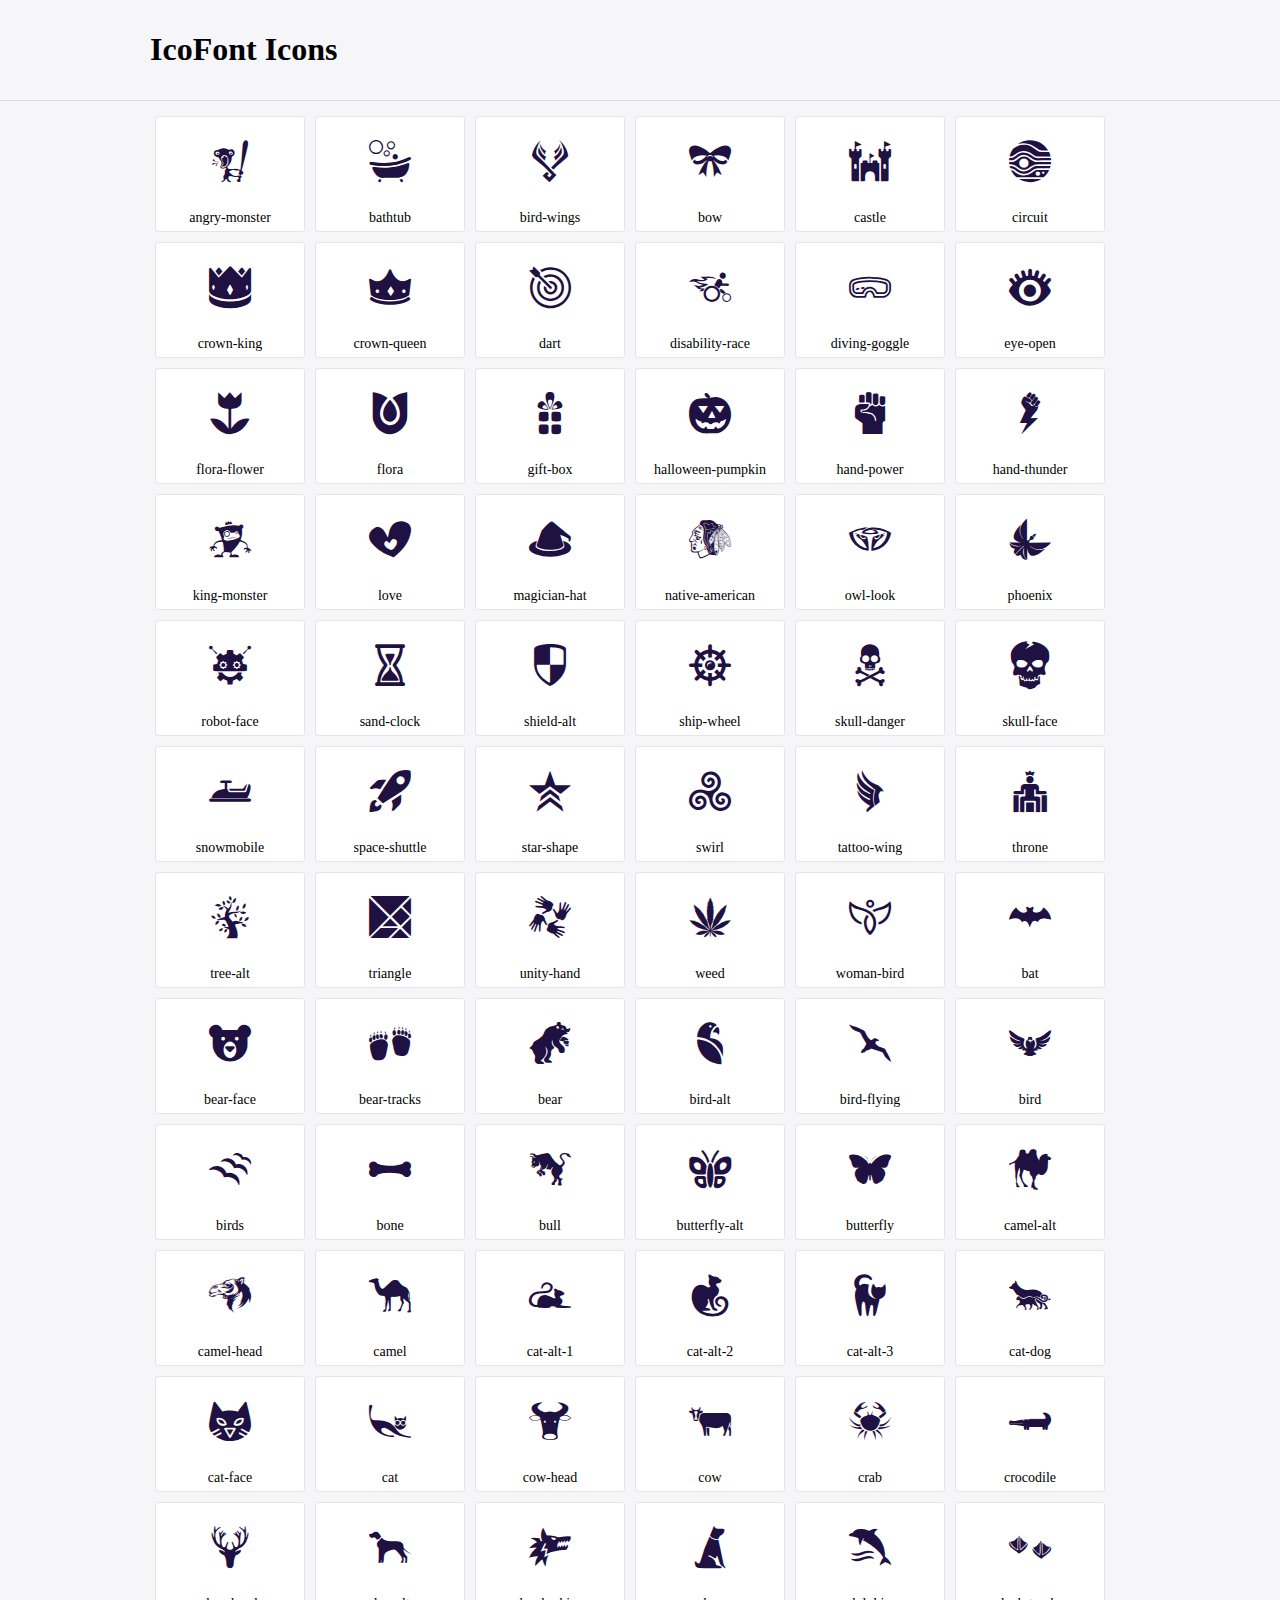
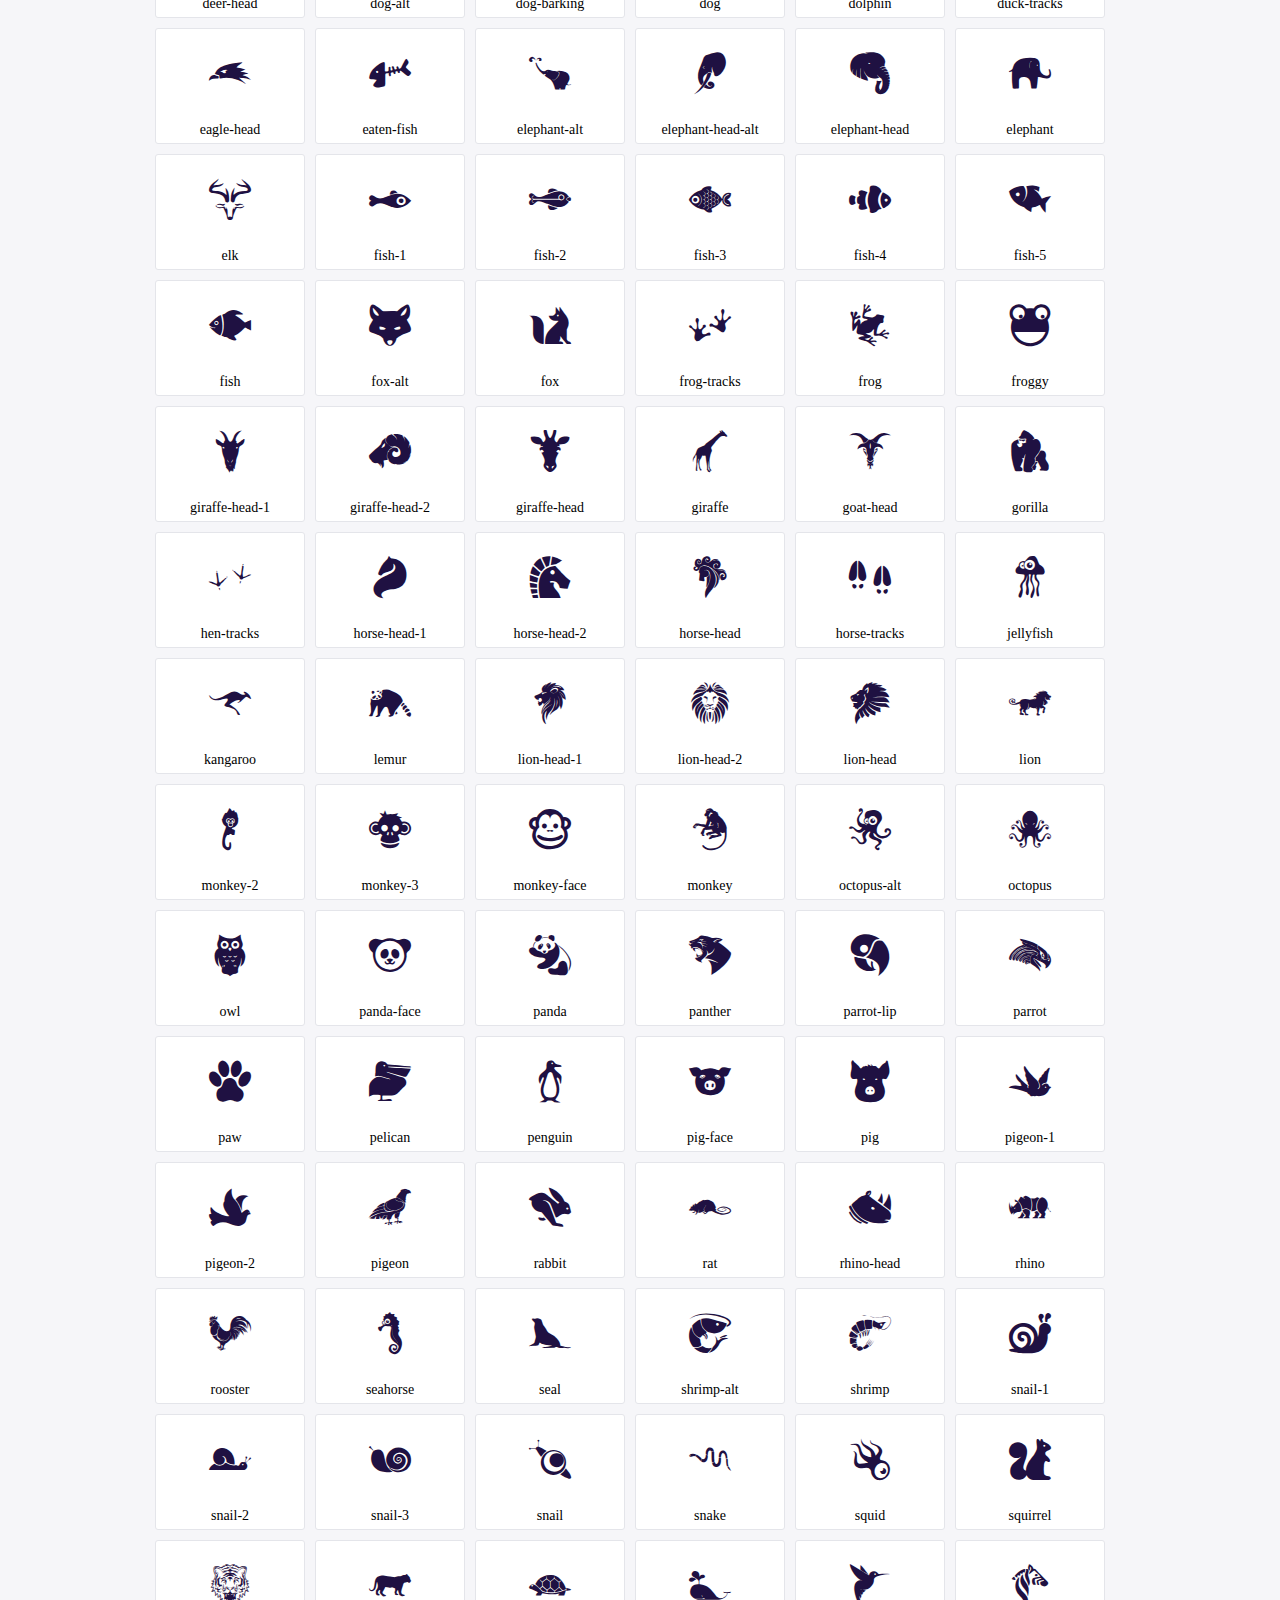
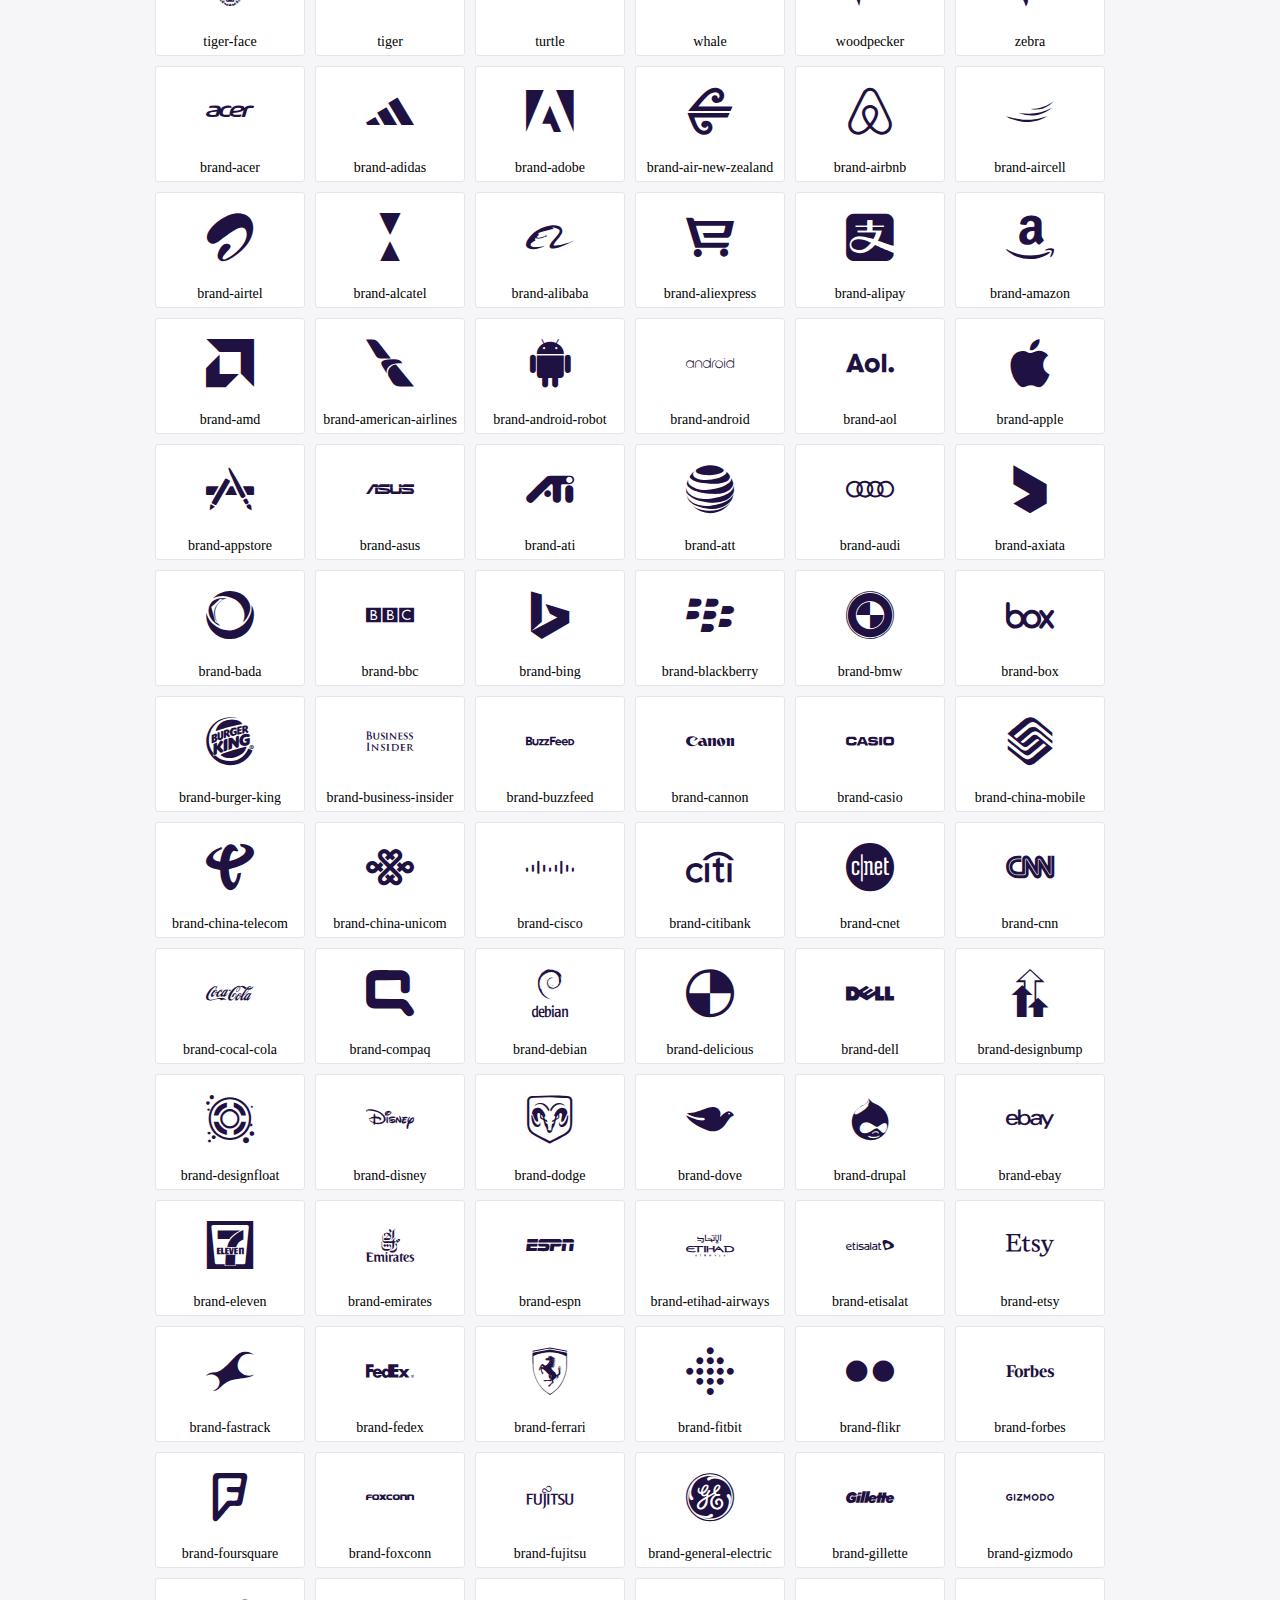
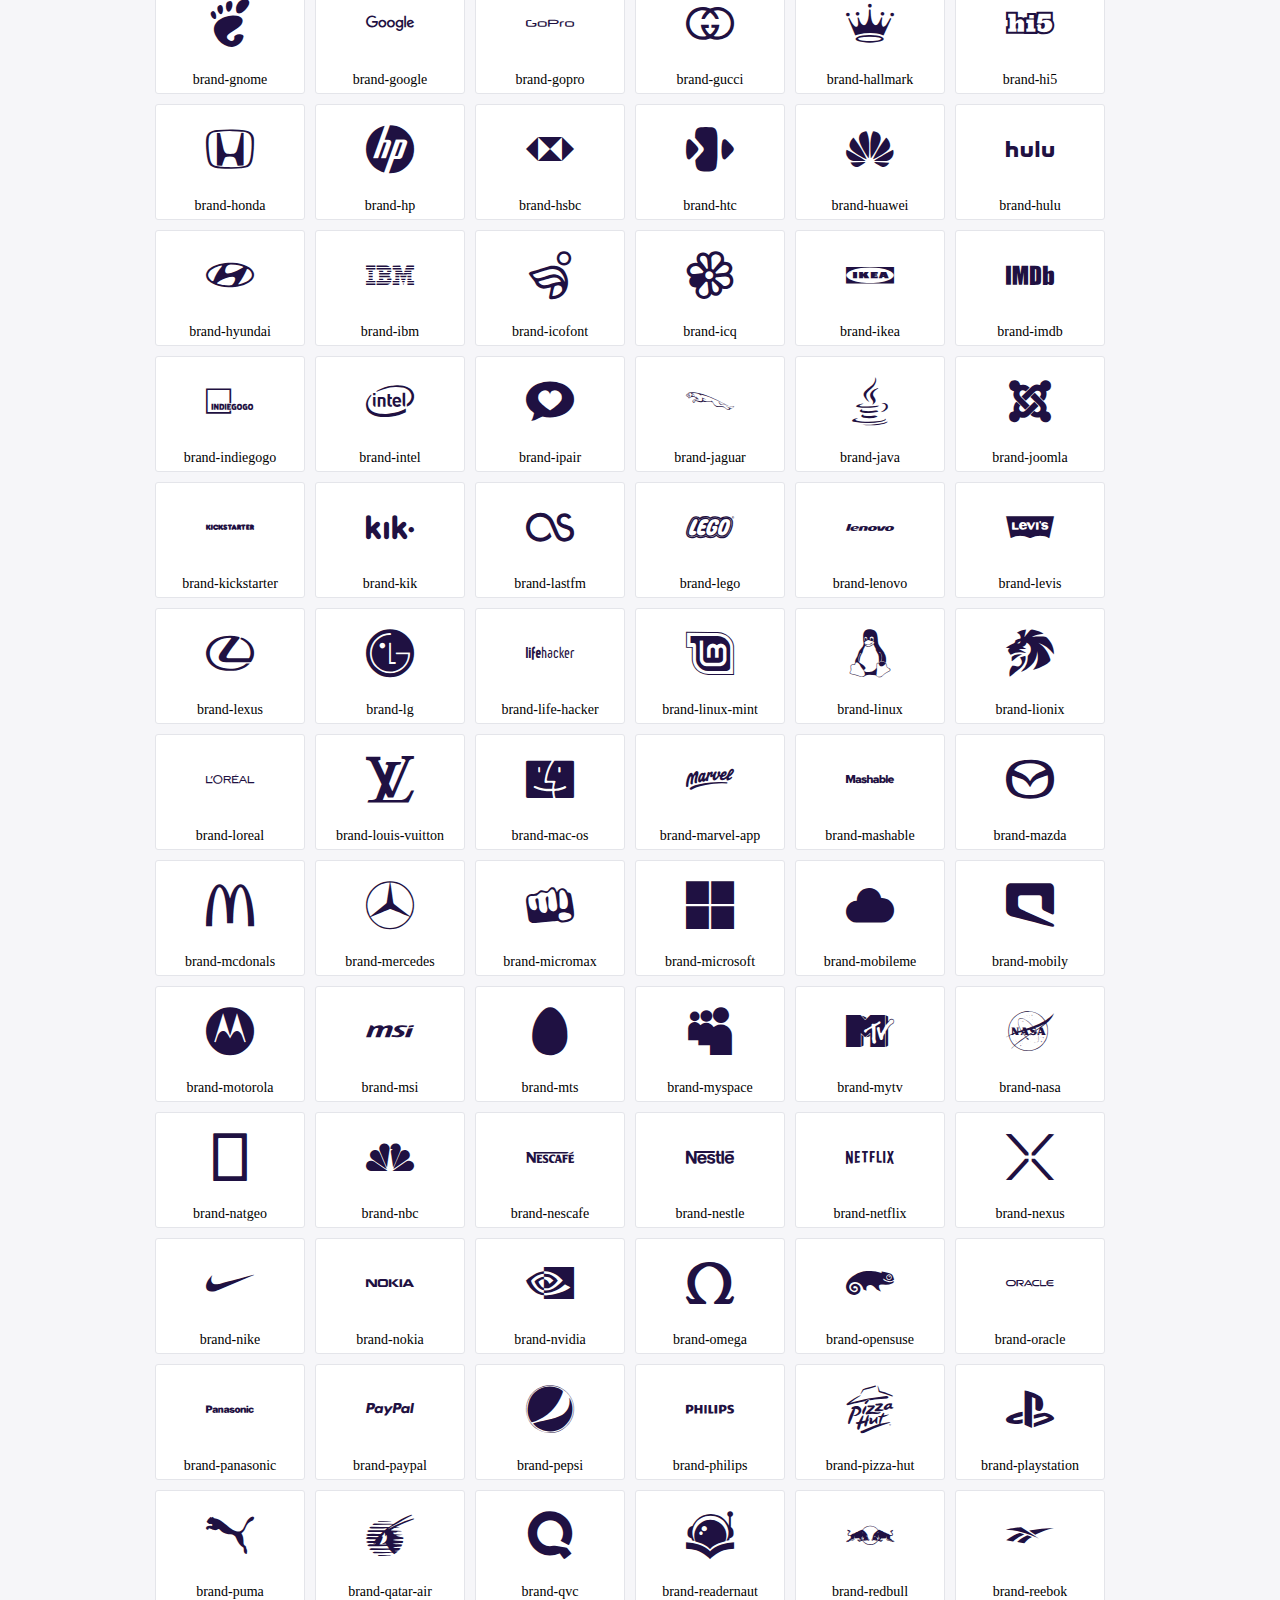
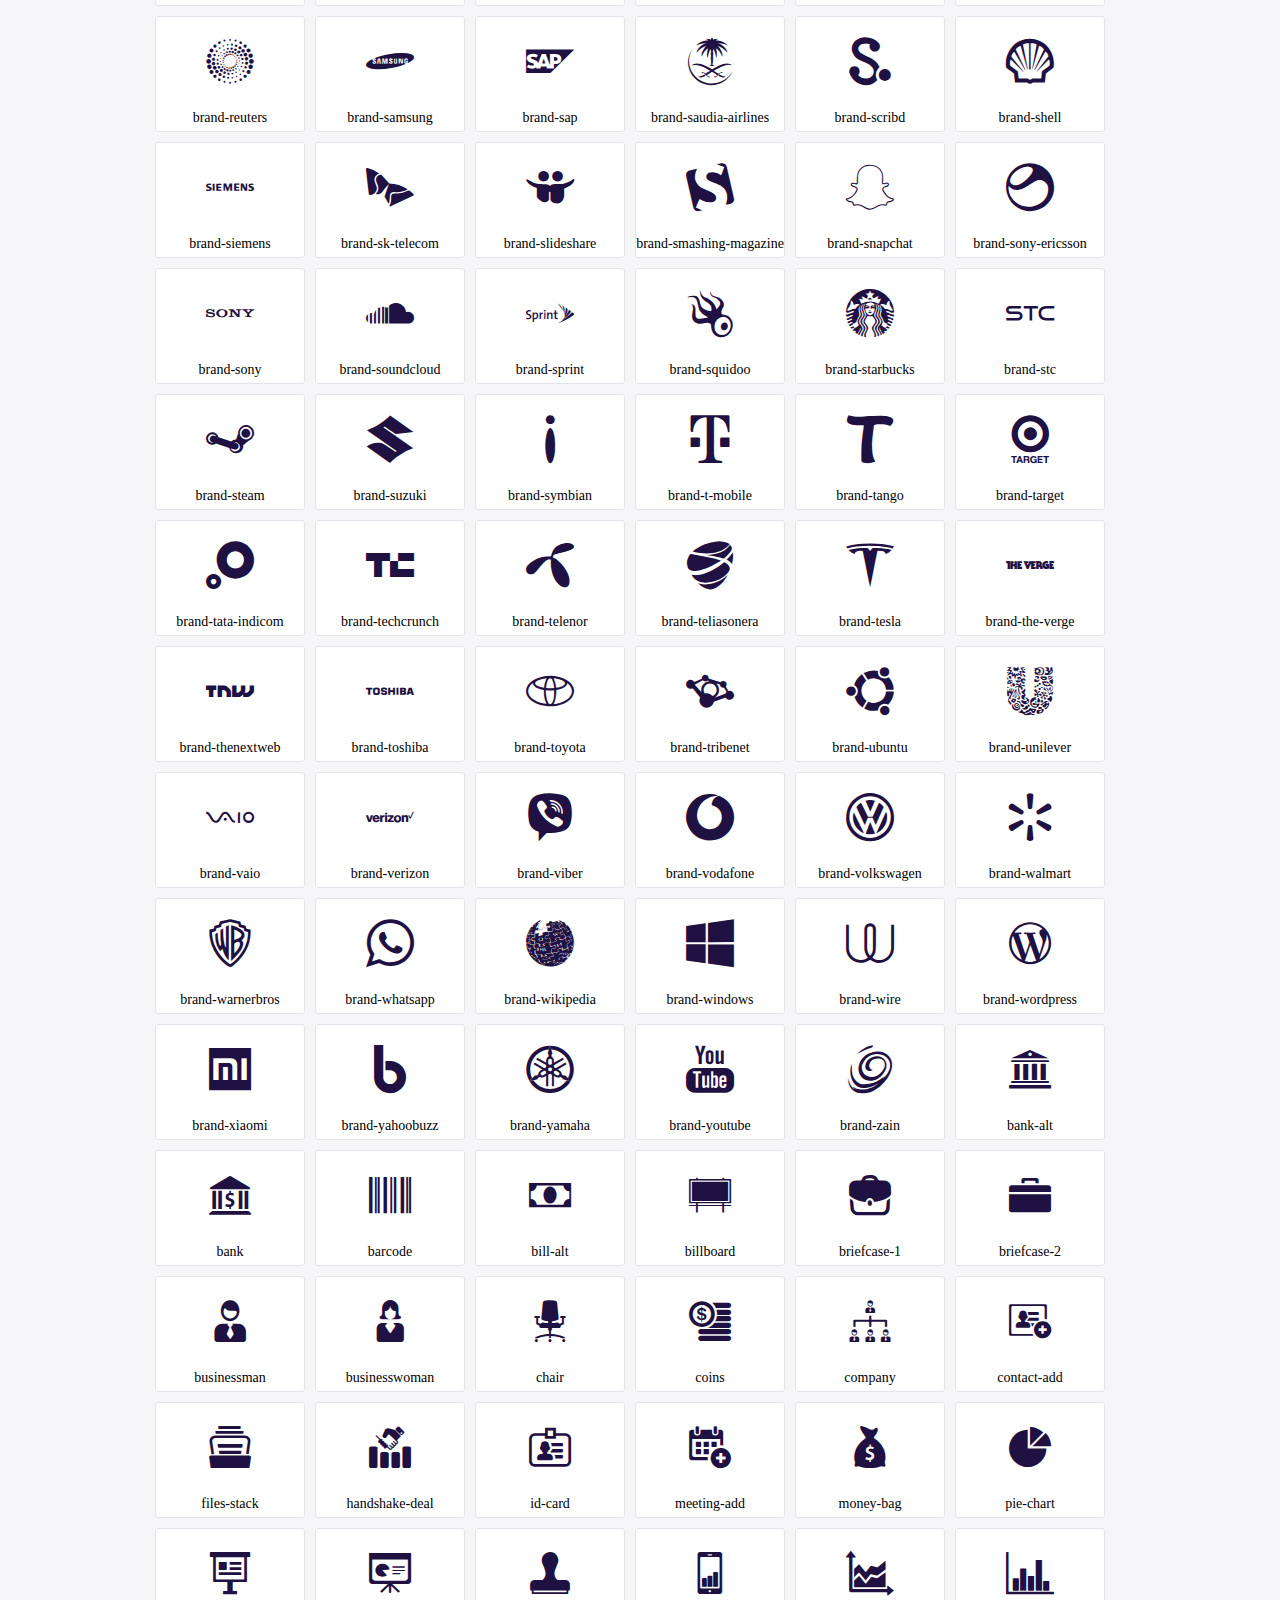
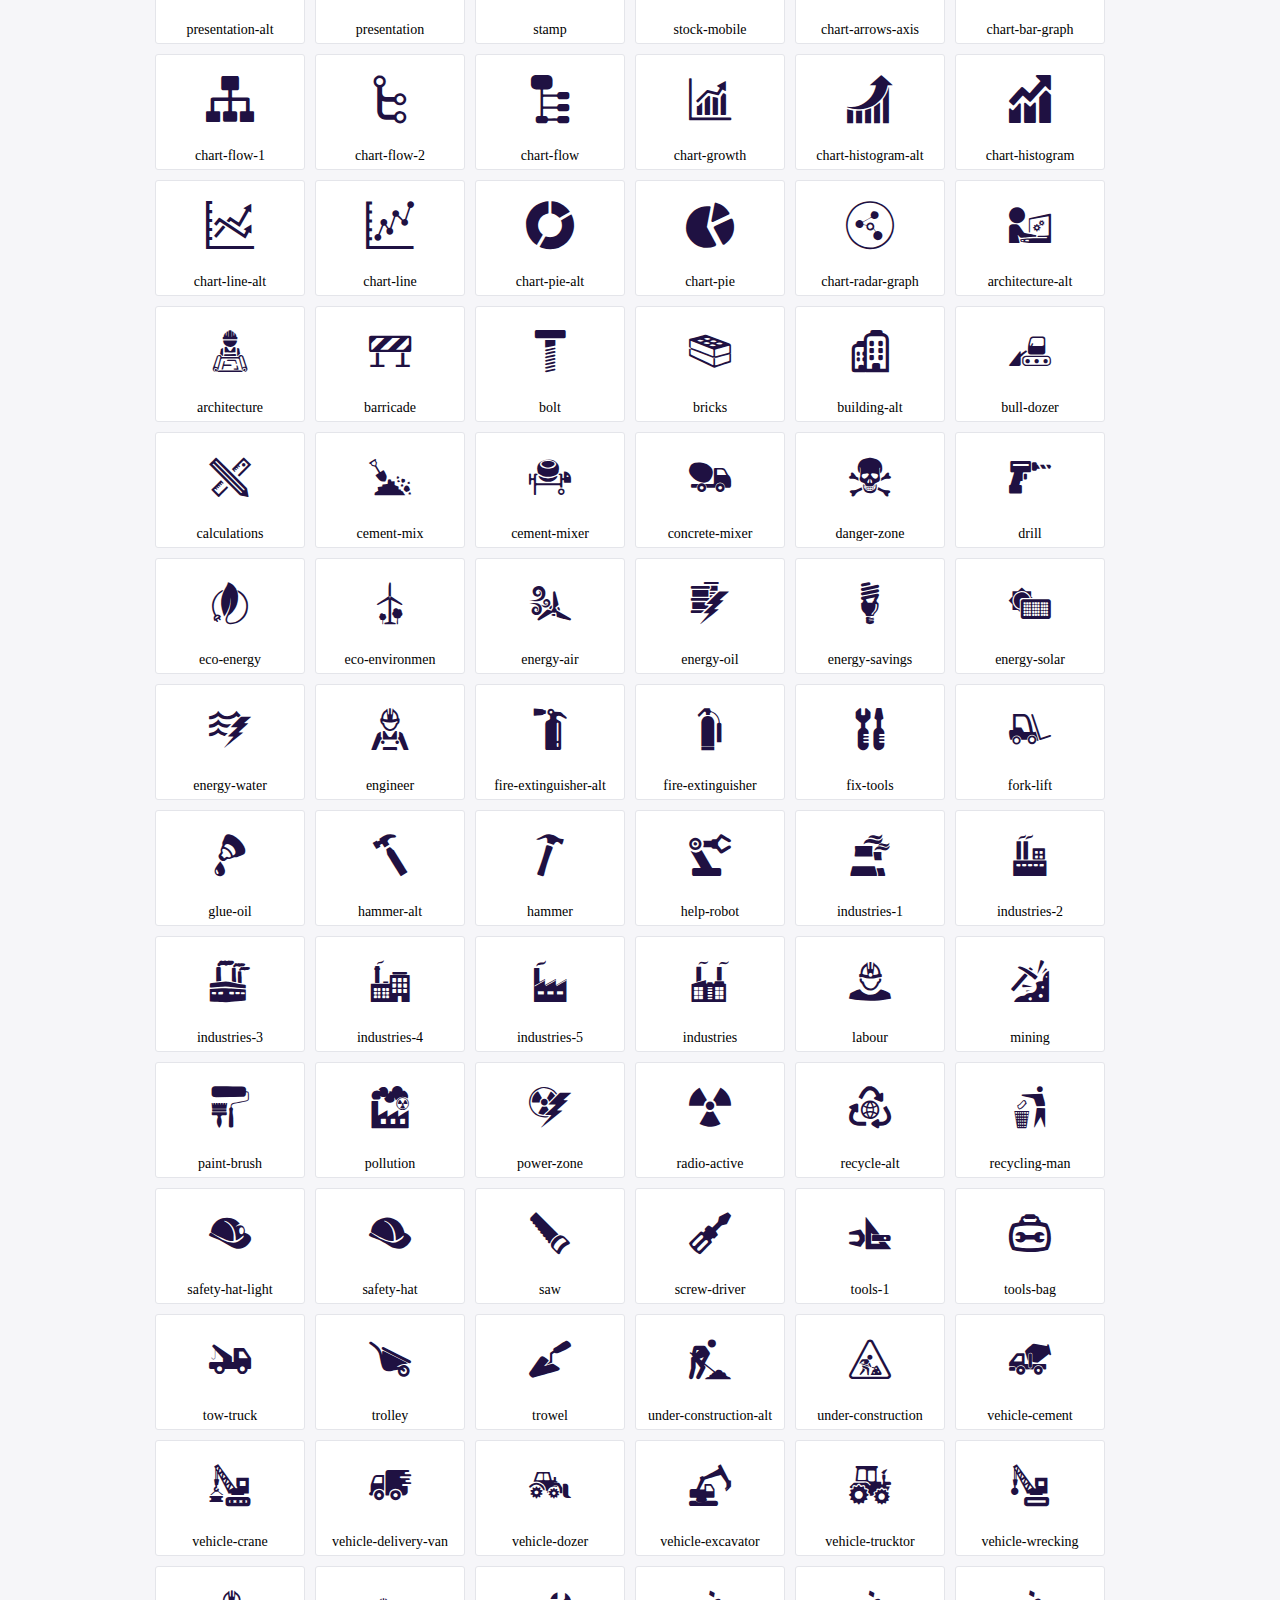
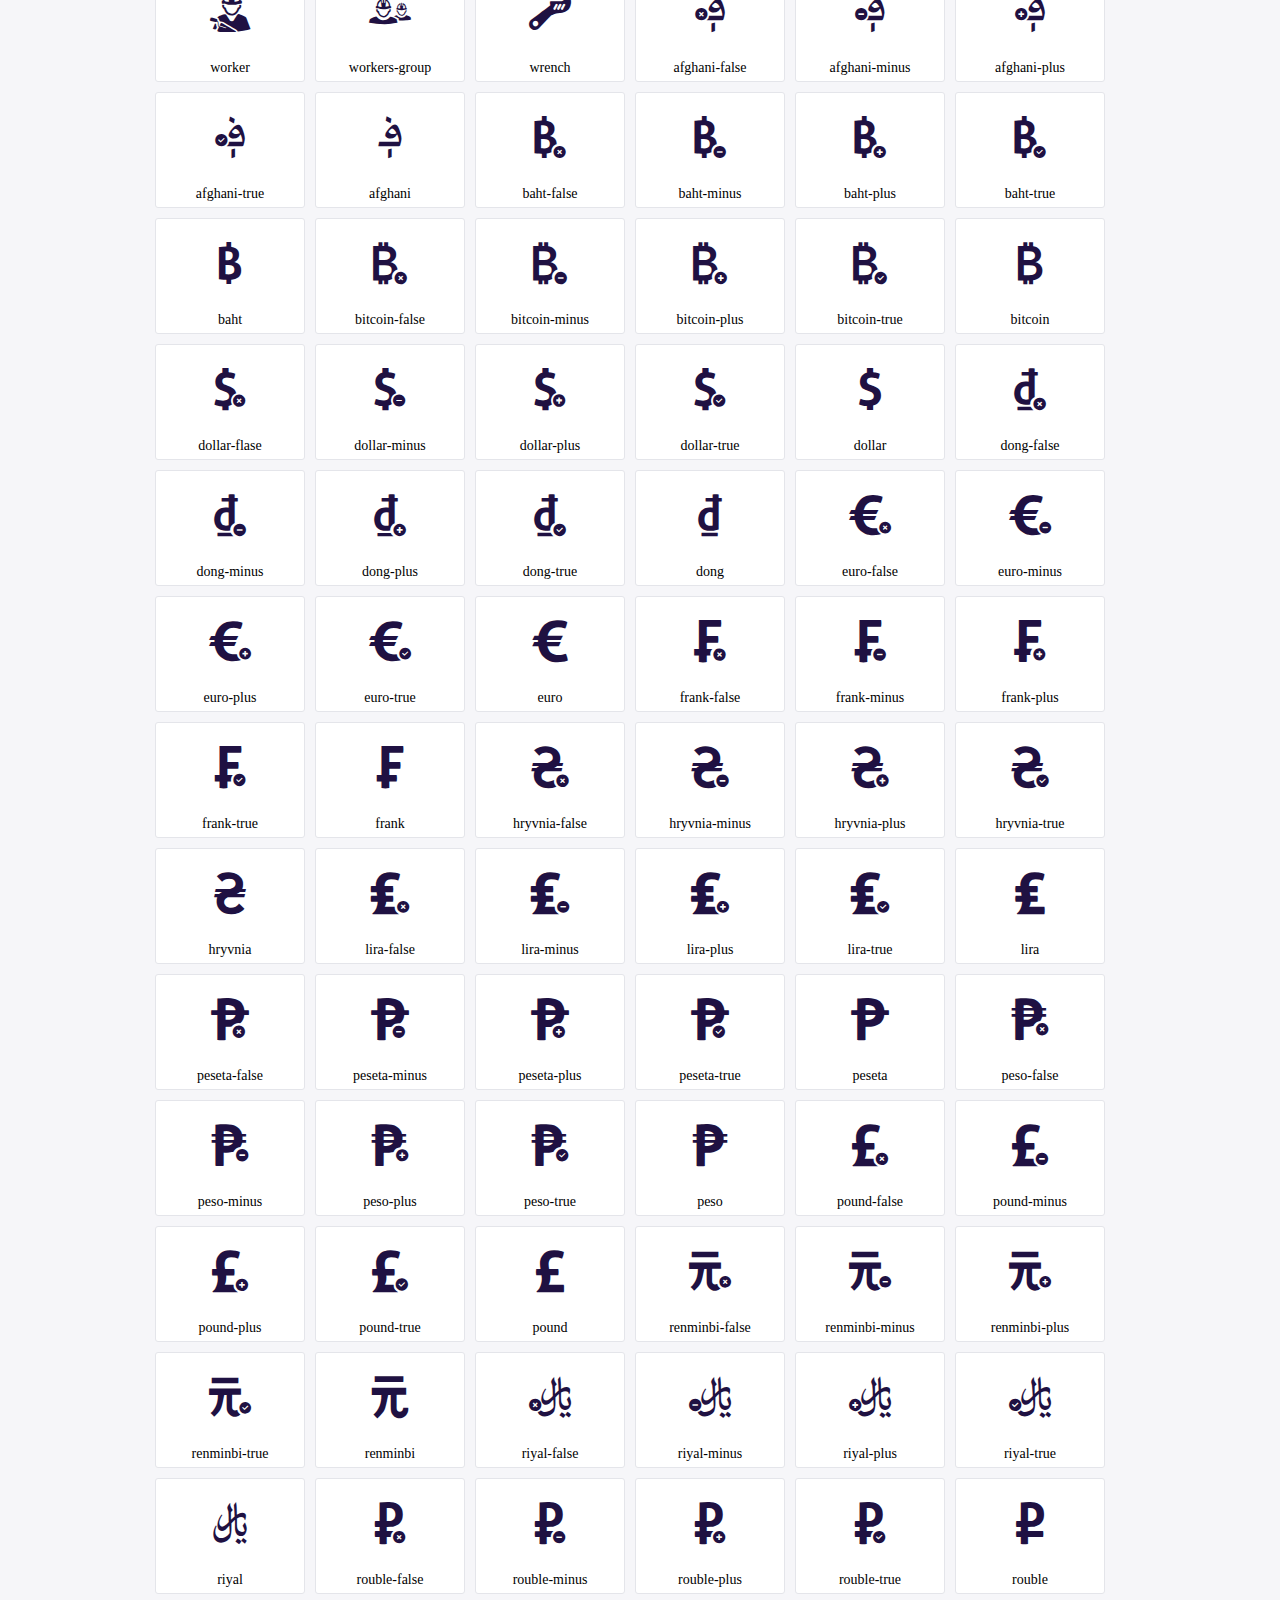
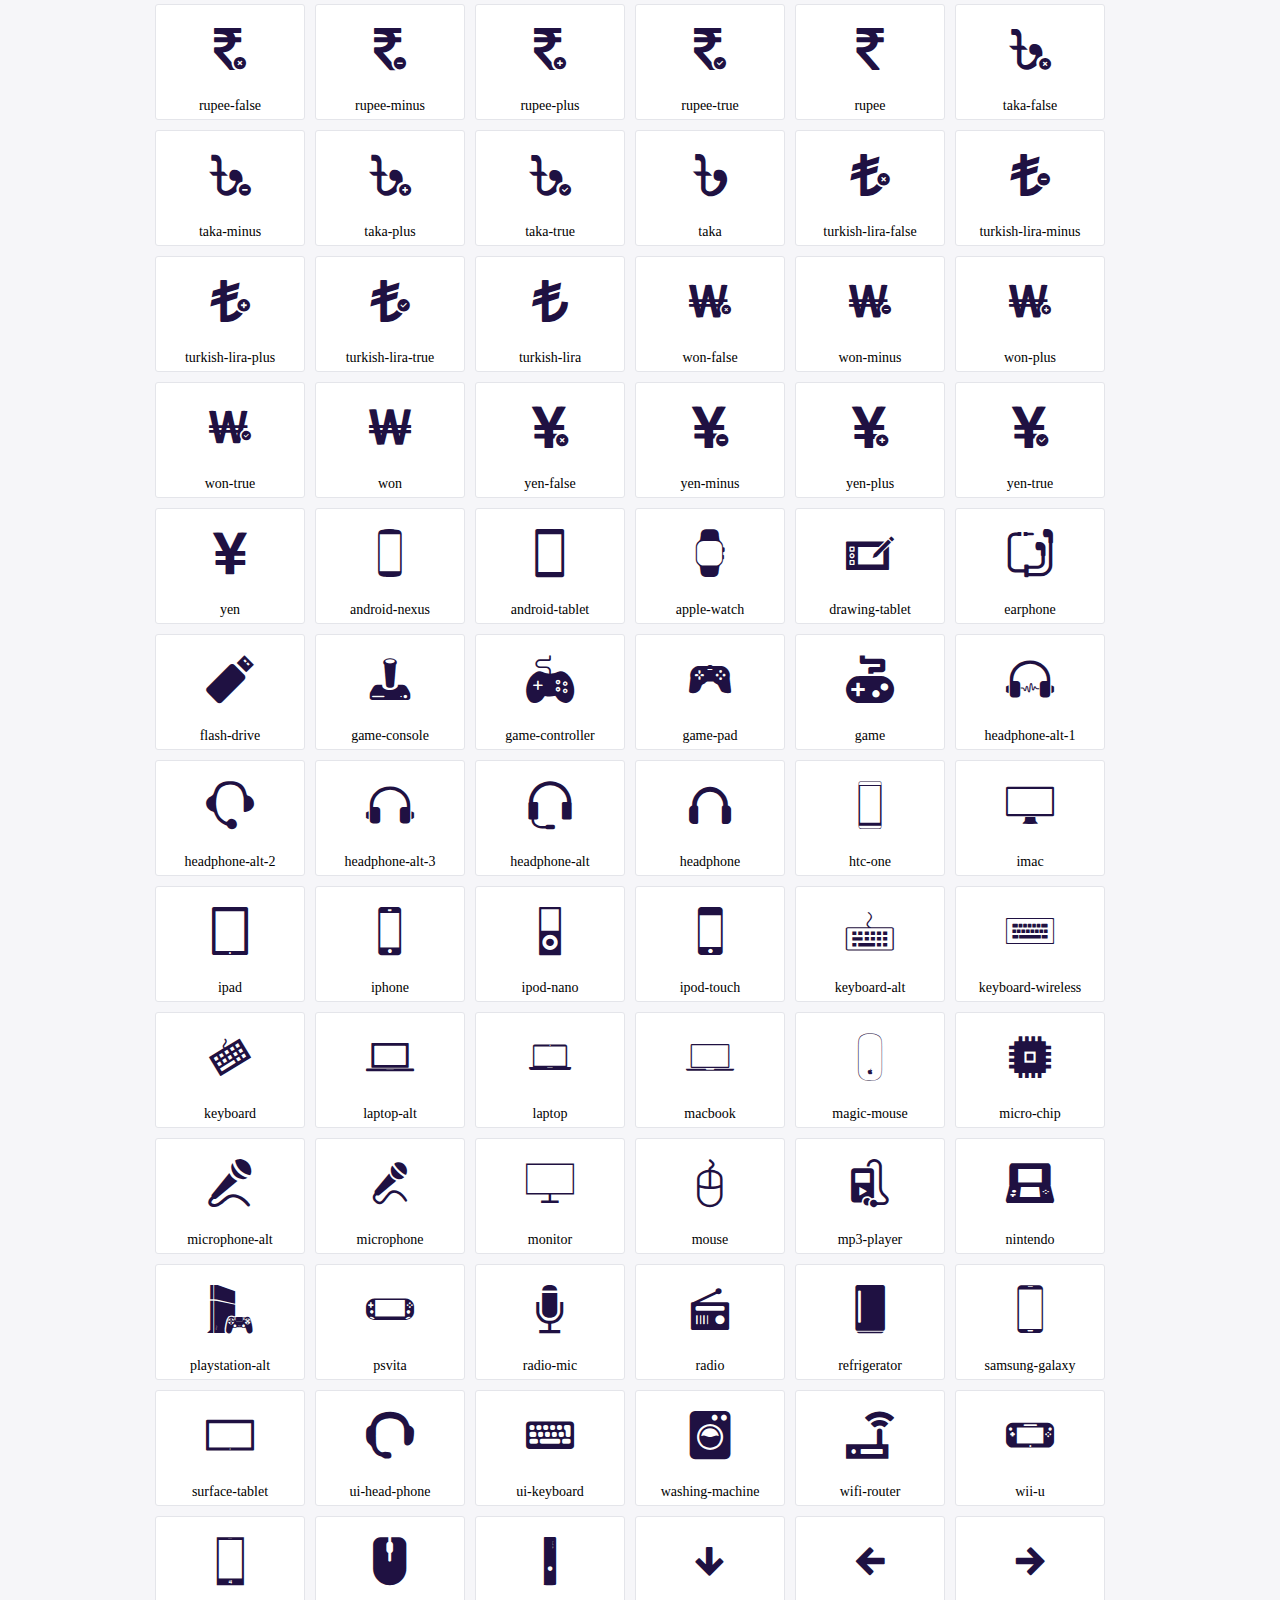
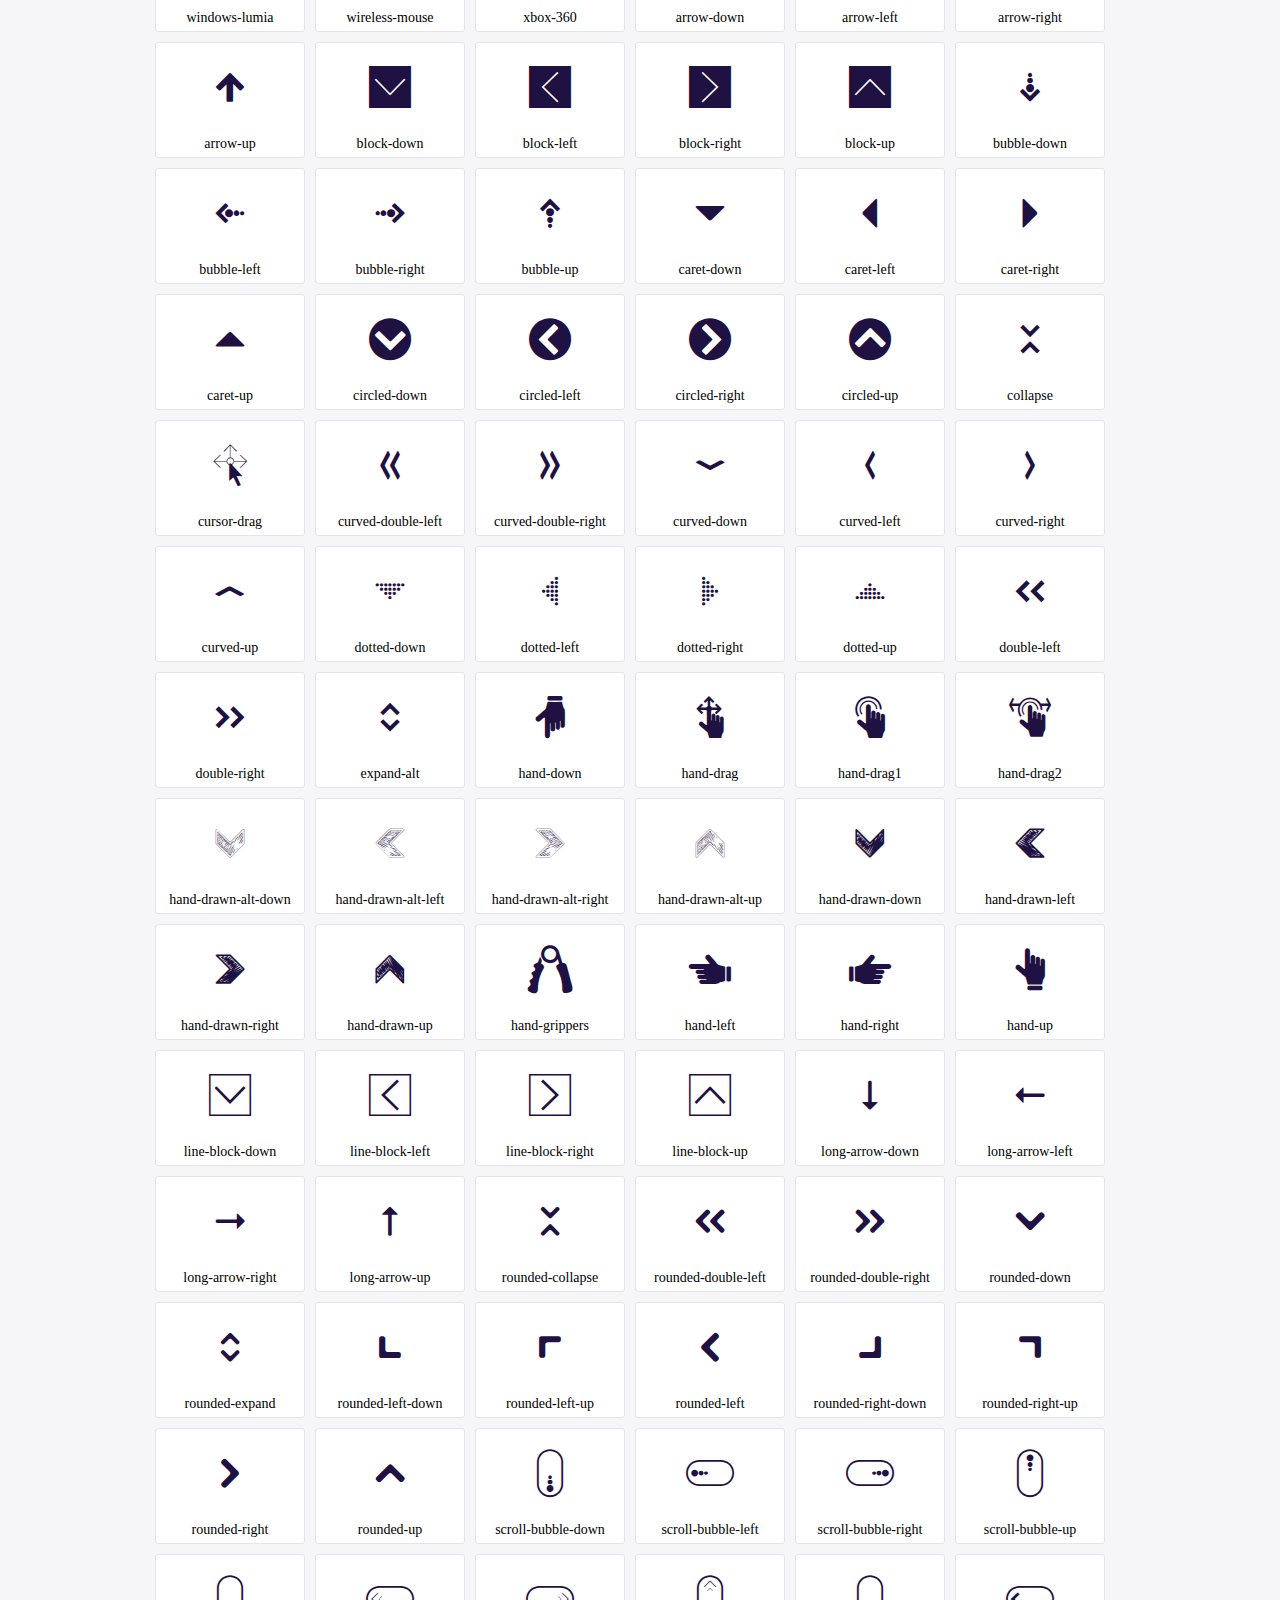
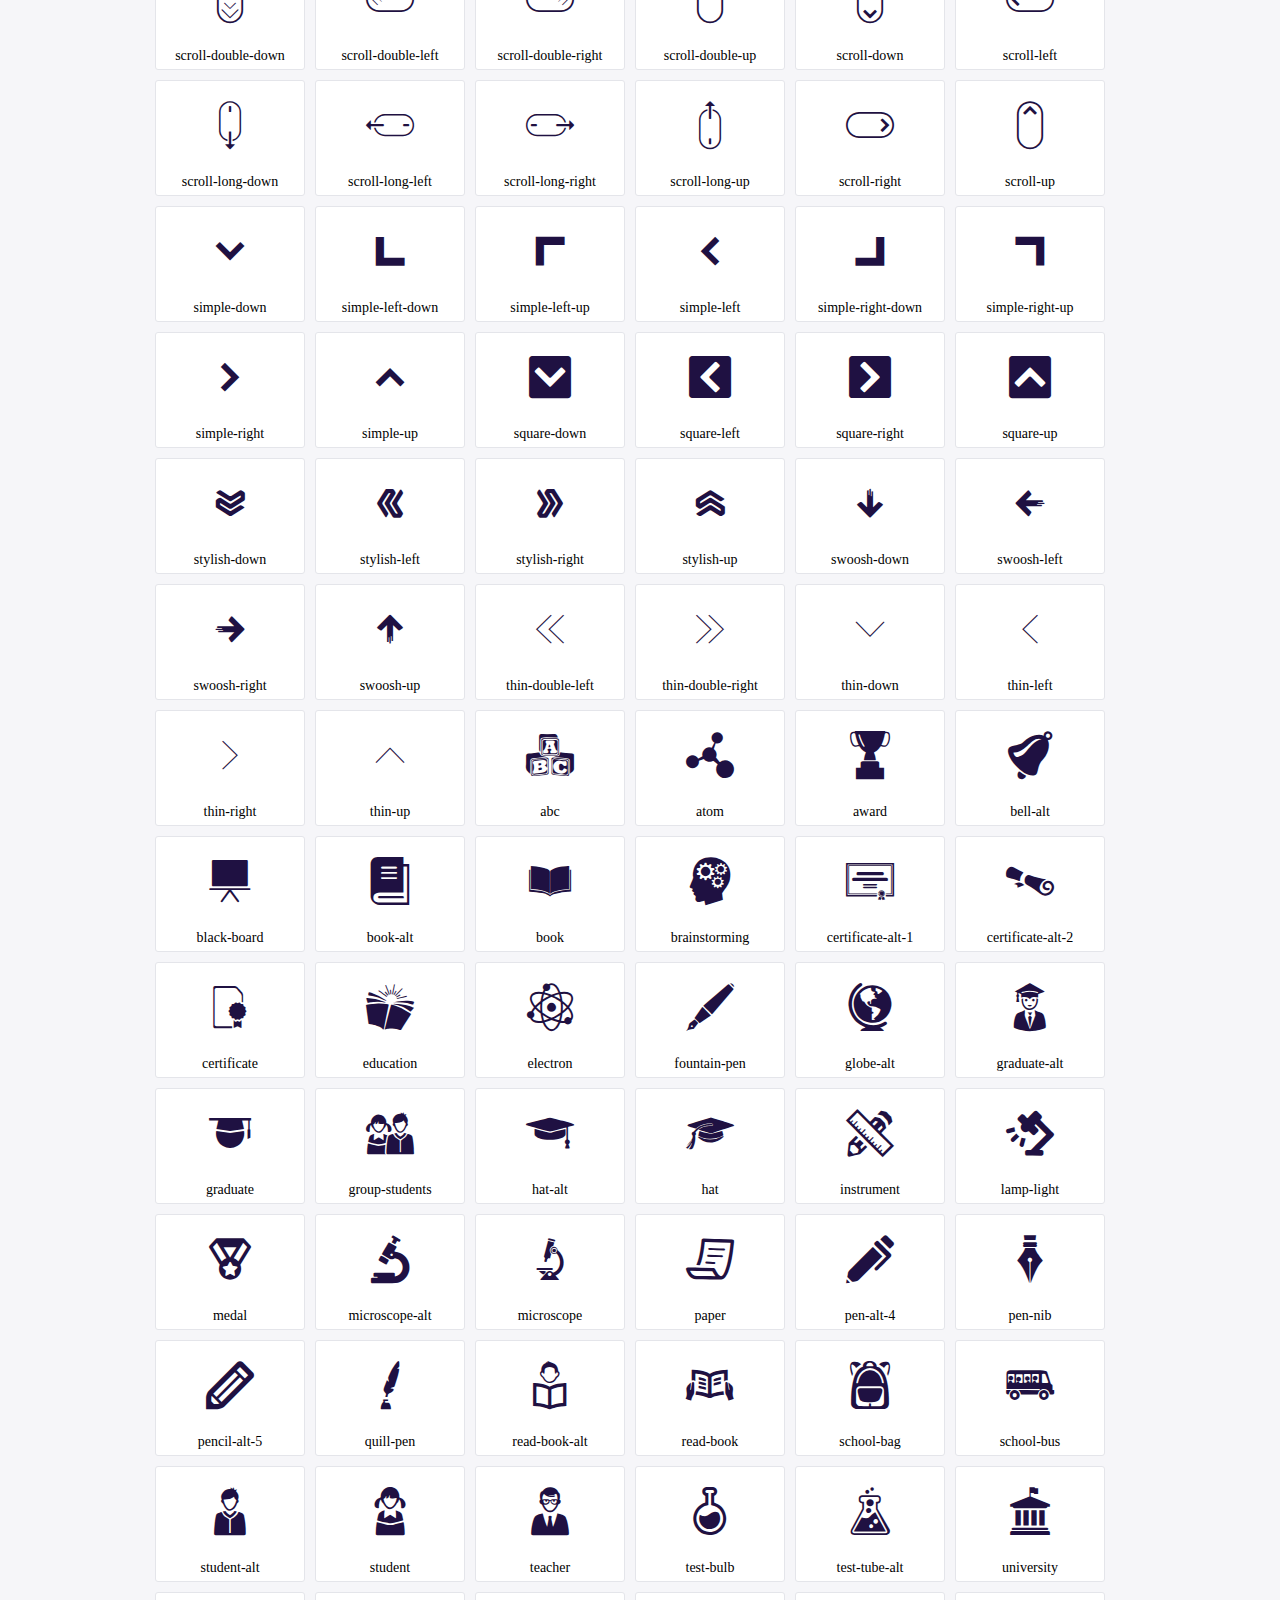
<file: plugins/icofont/demo.html>
<!DOCTYPE html>
	<html>
	<head>
		<meta charset="utf-8">
		<title>Examples | IcoFont</title>
		<link rel="stylesheet" type="text/css" href="./icofont.min.css">
		<style type="text/css">
			body {
				margin: 0;
				padding: 0;
				background: #F6F6F9;
			}
			.header {
				border-bottom: 1px solid #DCDCE1;
				padding: 10px 0;
				margin-bottom: 10px;
			}
			.container {
				width: 980px;
				margin: 0 auto;
			}
			.ico-title {
				font-size: 2em;
			}
			.iconlist {
				margin: 0;
				padding: 0;
				list-style: none;
				text-align: center;
				width: 100%;
				display: flex;
				flex-wrap: wrap;
				flex-direction: row;
			}
			.iconlist li {
				position: relative;
				margin: 5px;
				width: 150px;
				cursor: pointer;
			}
			.iconlist li .icon-holder {
				position: relative;
				text-align: center;
				border-radius: 3px;
				overflow: hidden;
				padding-bottom: 5px;
				background: #ffffff;
				border: 1px solid #E4E5EA;
				transition: all 0.2s linear 0s;
			}
			.iconlist li .icon-holder:hover {
				background: #00C3DA;
				color: #ffffff;
			}
			.iconlist li .icon-holder:hover .icon i {
				color: #ffffff;
			}
			.iconlist li .icon-holder .icon {
				padding: 20px;
				text-align: center;
			}
			.iconlist li .icon-holder .icon i {
				font-size: 3em;
				color: #1F1142;
			}
			.iconlist li .icon-holder span {
				font-size: 14px;
				display: block;
				margin-top: 5px;
				border-radius: 3px;
			}
		</style>
	</head>
	<body>
	<div class="header">
		<div class="container">
			<h1 class="ico-title"> IcoFont Icons </h1>
		</div>
	</div>
	<div class="container">
		<ul class="iconlist">
		
		<li>
			<div class="icon-holder">
				<div class="icon"> 
					<i class="icofont-angry-monster"></i>
				</div> 
				<span> angry-monster </span>
			</div>
		</li>
		
		<li>
			<div class="icon-holder">
				<div class="icon"> 
					<i class="icofont-bathtub"></i>
				</div> 
				<span> bathtub </span>
			</div>
		</li>
		
		<li>
			<div class="icon-holder">
				<div class="icon"> 
					<i class="icofont-bird-wings"></i>
				</div> 
				<span> bird-wings </span>
			</div>
		</li>
		
		<li>
			<div class="icon-holder">
				<div class="icon"> 
					<i class="icofont-bow"></i>
				</div> 
				<span> bow </span>
			</div>
		</li>
		
		<li>
			<div class="icon-holder">
				<div class="icon"> 
					<i class="icofont-castle"></i>
				</div> 
				<span> castle </span>
			</div>
		</li>
		
		<li>
			<div class="icon-holder">
				<div class="icon"> 
					<i class="icofont-circuit"></i>
				</div> 
				<span> circuit </span>
			</div>
		</li>
		
		<li>
			<div class="icon-holder">
				<div class="icon"> 
					<i class="icofont-crown-king"></i>
				</div> 
				<span> crown-king </span>
			</div>
		</li>
		
		<li>
			<div class="icon-holder">
				<div class="icon"> 
					<i class="icofont-crown-queen"></i>
				</div> 
				<span> crown-queen </span>
			</div>
		</li>
		
		<li>
			<div class="icon-holder">
				<div class="icon"> 
					<i class="icofont-dart"></i>
				</div> 
				<span> dart </span>
			</div>
		</li>
		
		<li>
			<div class="icon-holder">
				<div class="icon"> 
					<i class="icofont-disability-race"></i>
				</div> 
				<span> disability-race </span>
			</div>
		</li>
		
		<li>
			<div class="icon-holder">
				<div class="icon"> 
					<i class="icofont-diving-goggle"></i>
				</div> 
				<span> diving-goggle </span>
			</div>
		</li>
		
		<li>
			<div class="icon-holder">
				<div class="icon"> 
					<i class="icofont-eye-open"></i>
				</div> 
				<span> eye-open </span>
			</div>
		</li>
		
		<li>
			<div class="icon-holder">
				<div class="icon"> 
					<i class="icofont-flora-flower"></i>
				</div> 
				<span> flora-flower </span>
			</div>
		</li>
		
		<li>
			<div class="icon-holder">
				<div class="icon"> 
					<i class="icofont-flora"></i>
				</div> 
				<span> flora </span>
			</div>
		</li>
		
		<li>
			<div class="icon-holder">
				<div class="icon"> 
					<i class="icofont-gift-box"></i>
				</div> 
				<span> gift-box </span>
			</div>
		</li>
		
		<li>
			<div class="icon-holder">
				<div class="icon"> 
					<i class="icofont-halloween-pumpkin"></i>
				</div> 
				<span> halloween-pumpkin </span>
			</div>
		</li>
		
		<li>
			<div class="icon-holder">
				<div class="icon"> 
					<i class="icofont-hand-power"></i>
				</div> 
				<span> hand-power </span>
			</div>
		</li>
		
		<li>
			<div class="icon-holder">
				<div class="icon"> 
					<i class="icofont-hand-thunder"></i>
				</div> 
				<span> hand-thunder </span>
			</div>
		</li>
		
		<li>
			<div class="icon-holder">
				<div class="icon"> 
					<i class="icofont-king-monster"></i>
				</div> 
				<span> king-monster </span>
			</div>
		</li>
		
		<li>
			<div class="icon-holder">
				<div class="icon"> 
					<i class="icofont-love"></i>
				</div> 
				<span> love </span>
			</div>
		</li>
		
		<li>
			<div class="icon-holder">
				<div class="icon"> 
					<i class="icofont-magician-hat"></i>
				</div> 
				<span> magician-hat </span>
			</div>
		</li>
		
		<li>
			<div class="icon-holder">
				<div class="icon"> 
					<i class="icofont-native-american"></i>
				</div> 
				<span> native-american </span>
			</div>
		</li>
		
		<li>
			<div class="icon-holder">
				<div class="icon"> 
					<i class="icofont-owl-look"></i>
				</div> 
				<span> owl-look </span>
			</div>
		</li>
		
		<li>
			<div class="icon-holder">
				<div class="icon"> 
					<i class="icofont-phoenix"></i>
				</div> 
				<span> phoenix </span>
			</div>
		</li>
		
		<li>
			<div class="icon-holder">
				<div class="icon"> 
					<i class="icofont-robot-face"></i>
				</div> 
				<span> robot-face </span>
			</div>
		</li>
		
		<li>
			<div class="icon-holder">
				<div class="icon"> 
					<i class="icofont-sand-clock"></i>
				</div> 
				<span> sand-clock </span>
			</div>
		</li>
		
		<li>
			<div class="icon-holder">
				<div class="icon"> 
					<i class="icofont-shield-alt"></i>
				</div> 
				<span> shield-alt </span>
			</div>
		</li>
		
		<li>
			<div class="icon-holder">
				<div class="icon"> 
					<i class="icofont-ship-wheel"></i>
				</div> 
				<span> ship-wheel </span>
			</div>
		</li>
		
		<li>
			<div class="icon-holder">
				<div class="icon"> 
					<i class="icofont-skull-danger"></i>
				</div> 
				<span> skull-danger </span>
			</div>
		</li>
		
		<li>
			<div class="icon-holder">
				<div class="icon"> 
					<i class="icofont-skull-face"></i>
				</div> 
				<span> skull-face </span>
			</div>
		</li>
		
		<li>
			<div class="icon-holder">
				<div class="icon"> 
					<i class="icofont-snowmobile"></i>
				</div> 
				<span> snowmobile </span>
			</div>
		</li>
		
		<li>
			<div class="icon-holder">
				<div class="icon"> 
					<i class="icofont-space-shuttle"></i>
				</div> 
				<span> space-shuttle </span>
			</div>
		</li>
		
		<li>
			<div class="icon-holder">
				<div class="icon"> 
					<i class="icofont-star-shape"></i>
				</div> 
				<span> star-shape </span>
			</div>
		</li>
		
		<li>
			<div class="icon-holder">
				<div class="icon"> 
					<i class="icofont-swirl"></i>
				</div> 
				<span> swirl </span>
			</div>
		</li>
		
		<li>
			<div class="icon-holder">
				<div class="icon"> 
					<i class="icofont-tattoo-wing"></i>
				</div> 
				<span> tattoo-wing </span>
			</div>
		</li>
		
		<li>
			<div class="icon-holder">
				<div class="icon"> 
					<i class="icofont-throne"></i>
				</div> 
				<span> throne </span>
			</div>
		</li>
		
		<li>
			<div class="icon-holder">
				<div class="icon"> 
					<i class="icofont-tree-alt"></i>
				</div> 
				<span> tree-alt </span>
			</div>
		</li>
		
		<li>
			<div class="icon-holder">
				<div class="icon"> 
					<i class="icofont-triangle"></i>
				</div> 
				<span> triangle </span>
			</div>
		</li>
		
		<li>
			<div class="icon-holder">
				<div class="icon"> 
					<i class="icofont-unity-hand"></i>
				</div> 
				<span> unity-hand </span>
			</div>
		</li>
		
		<li>
			<div class="icon-holder">
				<div class="icon"> 
					<i class="icofont-weed"></i>
				</div> 
				<span> weed </span>
			</div>
		</li>
		
		<li>
			<div class="icon-holder">
				<div class="icon"> 
					<i class="icofont-woman-bird"></i>
				</div> 
				<span> woman-bird </span>
			</div>
		</li>
		
		<li>
			<div class="icon-holder">
				<div class="icon"> 
					<i class="icofont-bat"></i>
				</div> 
				<span> bat </span>
			</div>
		</li>
		
		<li>
			<div class="icon-holder">
				<div class="icon"> 
					<i class="icofont-bear-face"></i>
				</div> 
				<span> bear-face </span>
			</div>
		</li>
		
		<li>
			<div class="icon-holder">
				<div class="icon"> 
					<i class="icofont-bear-tracks"></i>
				</div> 
				<span> bear-tracks </span>
			</div>
		</li>
		
		<li>
			<div class="icon-holder">
				<div class="icon"> 
					<i class="icofont-bear"></i>
				</div> 
				<span> bear </span>
			</div>
		</li>
		
		<li>
			<div class="icon-holder">
				<div class="icon"> 
					<i class="icofont-bird-alt"></i>
				</div> 
				<span> bird-alt </span>
			</div>
		</li>
		
		<li>
			<div class="icon-holder">
				<div class="icon"> 
					<i class="icofont-bird-flying"></i>
				</div> 
				<span> bird-flying </span>
			</div>
		</li>
		
		<li>
			<div class="icon-holder">
				<div class="icon"> 
					<i class="icofont-bird"></i>
				</div> 
				<span> bird </span>
			</div>
		</li>
		
		<li>
			<div class="icon-holder">
				<div class="icon"> 
					<i class="icofont-birds"></i>
				</div> 
				<span> birds </span>
			</div>
		</li>
		
		<li>
			<div class="icon-holder">
				<div class="icon"> 
					<i class="icofont-bone"></i>
				</div> 
				<span> bone </span>
			</div>
		</li>
		
		<li>
			<div class="icon-holder">
				<div class="icon"> 
					<i class="icofont-bull"></i>
				</div> 
				<span> bull </span>
			</div>
		</li>
		
		<li>
			<div class="icon-holder">
				<div class="icon"> 
					<i class="icofont-butterfly-alt"></i>
				</div> 
				<span> butterfly-alt </span>
			</div>
		</li>
		
		<li>
			<div class="icon-holder">
				<div class="icon"> 
					<i class="icofont-butterfly"></i>
				</div> 
				<span> butterfly </span>
			</div>
		</li>
		
		<li>
			<div class="icon-holder">
				<div class="icon"> 
					<i class="icofont-camel-alt"></i>
				</div> 
				<span> camel-alt </span>
			</div>
		</li>
		
		<li>
			<div class="icon-holder">
				<div class="icon"> 
					<i class="icofont-camel-head"></i>
				</div> 
				<span> camel-head </span>
			</div>
		</li>
		
		<li>
			<div class="icon-holder">
				<div class="icon"> 
					<i class="icofont-camel"></i>
				</div> 
				<span> camel </span>
			</div>
		</li>
		
		<li>
			<div class="icon-holder">
				<div class="icon"> 
					<i class="icofont-cat-alt-1"></i>
				</div> 
				<span> cat-alt-1 </span>
			</div>
		</li>
		
		<li>
			<div class="icon-holder">
				<div class="icon"> 
					<i class="icofont-cat-alt-2"></i>
				</div> 
				<span> cat-alt-2 </span>
			</div>
		</li>
		
		<li>
			<div class="icon-holder">
				<div class="icon"> 
					<i class="icofont-cat-alt-3"></i>
				</div> 
				<span> cat-alt-3 </span>
			</div>
		</li>
		
		<li>
			<div class="icon-holder">
				<div class="icon"> 
					<i class="icofont-cat-dog"></i>
				</div> 
				<span> cat-dog </span>
			</div>
		</li>
		
		<li>
			<div class="icon-holder">
				<div class="icon"> 
					<i class="icofont-cat-face"></i>
				</div> 
				<span> cat-face </span>
			</div>
		</li>
		
		<li>
			<div class="icon-holder">
				<div class="icon"> 
					<i class="icofont-cat"></i>
				</div> 
				<span> cat </span>
			</div>
		</li>
		
		<li>
			<div class="icon-holder">
				<div class="icon"> 
					<i class="icofont-cow-head"></i>
				</div> 
				<span> cow-head </span>
			</div>
		</li>
		
		<li>
			<div class="icon-holder">
				<div class="icon"> 
					<i class="icofont-cow"></i>
				</div> 
				<span> cow </span>
			</div>
		</li>
		
		<li>
			<div class="icon-holder">
				<div class="icon"> 
					<i class="icofont-crab"></i>
				</div> 
				<span> crab </span>
			</div>
		</li>
		
		<li>
			<div class="icon-holder">
				<div class="icon"> 
					<i class="icofont-crocodile"></i>
				</div> 
				<span> crocodile </span>
			</div>
		</li>
		
		<li>
			<div class="icon-holder">
				<div class="icon"> 
					<i class="icofont-deer-head"></i>
				</div> 
				<span> deer-head </span>
			</div>
		</li>
		
		<li>
			<div class="icon-holder">
				<div class="icon"> 
					<i class="icofont-dog-alt"></i>
				</div> 
				<span> dog-alt </span>
			</div>
		</li>
		
		<li>
			<div class="icon-holder">
				<div class="icon"> 
					<i class="icofont-dog-barking"></i>
				</div> 
				<span> dog-barking </span>
			</div>
		</li>
		
		<li>
			<div class="icon-holder">
				<div class="icon"> 
					<i class="icofont-dog"></i>
				</div> 
				<span> dog </span>
			</div>
		</li>
		
		<li>
			<div class="icon-holder">
				<div class="icon"> 
					<i class="icofont-dolphin"></i>
				</div> 
				<span> dolphin </span>
			</div>
		</li>
		
		<li>
			<div class="icon-holder">
				<div class="icon"> 
					<i class="icofont-duck-tracks"></i>
				</div> 
				<span> duck-tracks </span>
			</div>
		</li>
		
		<li>
			<div class="icon-holder">
				<div class="icon"> 
					<i class="icofont-eagle-head"></i>
				</div> 
				<span> eagle-head </span>
			</div>
		</li>
		
		<li>
			<div class="icon-holder">
				<div class="icon"> 
					<i class="icofont-eaten-fish"></i>
				</div> 
				<span> eaten-fish </span>
			</div>
		</li>
		
		<li>
			<div class="icon-holder">
				<div class="icon"> 
					<i class="icofont-elephant-alt"></i>
				</div> 
				<span> elephant-alt </span>
			</div>
		</li>
		
		<li>
			<div class="icon-holder">
				<div class="icon"> 
					<i class="icofont-elephant-head-alt"></i>
				</div> 
				<span> elephant-head-alt </span>
			</div>
		</li>
		
		<li>
			<div class="icon-holder">
				<div class="icon"> 
					<i class="icofont-elephant-head"></i>
				</div> 
				<span> elephant-head </span>
			</div>
		</li>
		
		<li>
			<div class="icon-holder">
				<div class="icon"> 
					<i class="icofont-elephant"></i>
				</div> 
				<span> elephant </span>
			</div>
		</li>
		
		<li>
			<div class="icon-holder">
				<div class="icon"> 
					<i class="icofont-elk"></i>
				</div> 
				<span> elk </span>
			</div>
		</li>
		
		<li>
			<div class="icon-holder">
				<div class="icon"> 
					<i class="icofont-fish-1"></i>
				</div> 
				<span> fish-1 </span>
			</div>
		</li>
		
		<li>
			<div class="icon-holder">
				<div class="icon"> 
					<i class="icofont-fish-2"></i>
				</div> 
				<span> fish-2 </span>
			</div>
		</li>
		
		<li>
			<div class="icon-holder">
				<div class="icon"> 
					<i class="icofont-fish-3"></i>
				</div> 
				<span> fish-3 </span>
			</div>
		</li>
		
		<li>
			<div class="icon-holder">
				<div class="icon"> 
					<i class="icofont-fish-4"></i>
				</div> 
				<span> fish-4 </span>
			</div>
		</li>
		
		<li>
			<div class="icon-holder">
				<div class="icon"> 
					<i class="icofont-fish-5"></i>
				</div> 
				<span> fish-5 </span>
			</div>
		</li>
		
		<li>
			<div class="icon-holder">
				<div class="icon"> 
					<i class="icofont-fish"></i>
				</div> 
				<span> fish </span>
			</div>
		</li>
		
		<li>
			<div class="icon-holder">
				<div class="icon"> 
					<i class="icofont-fox-alt"></i>
				</div> 
				<span> fox-alt </span>
			</div>
		</li>
		
		<li>
			<div class="icon-holder">
				<div class="icon"> 
					<i class="icofont-fox"></i>
				</div> 
				<span> fox </span>
			</div>
		</li>
		
		<li>
			<div class="icon-holder">
				<div class="icon"> 
					<i class="icofont-frog-tracks"></i>
				</div> 
				<span> frog-tracks </span>
			</div>
		</li>
		
		<li>
			<div class="icon-holder">
				<div class="icon"> 
					<i class="icofont-frog"></i>
				</div> 
				<span> frog </span>
			</div>
		</li>
		
		<li>
			<div class="icon-holder">
				<div class="icon"> 
					<i class="icofont-froggy"></i>
				</div> 
				<span> froggy </span>
			</div>
		</li>
		
		<li>
			<div class="icon-holder">
				<div class="icon"> 
					<i class="icofont-giraffe-head-1"></i>
				</div> 
				<span> giraffe-head-1 </span>
			</div>
		</li>
		
		<li>
			<div class="icon-holder">
				<div class="icon"> 
					<i class="icofont-giraffe-head-2"></i>
				</div> 
				<span> giraffe-head-2 </span>
			</div>
		</li>
		
		<li>
			<div class="icon-holder">
				<div class="icon"> 
					<i class="icofont-giraffe-head"></i>
				</div> 
				<span> giraffe-head </span>
			</div>
		</li>
		
		<li>
			<div class="icon-holder">
				<div class="icon"> 
					<i class="icofont-giraffe"></i>
				</div> 
				<span> giraffe </span>
			</div>
		</li>
		
		<li>
			<div class="icon-holder">
				<div class="icon"> 
					<i class="icofont-goat-head"></i>
				</div> 
				<span> goat-head </span>
			</div>
		</li>
		
		<li>
			<div class="icon-holder">
				<div class="icon"> 
					<i class="icofont-gorilla"></i>
				</div> 
				<span> gorilla </span>
			</div>
		</li>
		
		<li>
			<div class="icon-holder">
				<div class="icon"> 
					<i class="icofont-hen-tracks"></i>
				</div> 
				<span> hen-tracks </span>
			</div>
		</li>
		
		<li>
			<div class="icon-holder">
				<div class="icon"> 
					<i class="icofont-horse-head-1"></i>
				</div> 
				<span> horse-head-1 </span>
			</div>
		</li>
		
		<li>
			<div class="icon-holder">
				<div class="icon"> 
					<i class="icofont-horse-head-2"></i>
				</div> 
				<span> horse-head-2 </span>
			</div>
		</li>
		
		<li>
			<div class="icon-holder">
				<div class="icon"> 
					<i class="icofont-horse-head"></i>
				</div> 
				<span> horse-head </span>
			</div>
		</li>
		
		<li>
			<div class="icon-holder">
				<div class="icon"> 
					<i class="icofont-horse-tracks"></i>
				</div> 
				<span> horse-tracks </span>
			</div>
		</li>
		
		<li>
			<div class="icon-holder">
				<div class="icon"> 
					<i class="icofont-jellyfish"></i>
				</div> 
				<span> jellyfish </span>
			</div>
		</li>
		
		<li>
			<div class="icon-holder">
				<div class="icon"> 
					<i class="icofont-kangaroo"></i>
				</div> 
				<span> kangaroo </span>
			</div>
		</li>
		
		<li>
			<div class="icon-holder">
				<div class="icon"> 
					<i class="icofont-lemur"></i>
				</div> 
				<span> lemur </span>
			</div>
		</li>
		
		<li>
			<div class="icon-holder">
				<div class="icon"> 
					<i class="icofont-lion-head-1"></i>
				</div> 
				<span> lion-head-1 </span>
			</div>
		</li>
		
		<li>
			<div class="icon-holder">
				<div class="icon"> 
					<i class="icofont-lion-head-2"></i>
				</div> 
				<span> lion-head-2 </span>
			</div>
		</li>
		
		<li>
			<div class="icon-holder">
				<div class="icon"> 
					<i class="icofont-lion-head"></i>
				</div> 
				<span> lion-head </span>
			</div>
		</li>
		
		<li>
			<div class="icon-holder">
				<div class="icon"> 
					<i class="icofont-lion"></i>
				</div> 
				<span> lion </span>
			</div>
		</li>
		
		<li>
			<div class="icon-holder">
				<div class="icon"> 
					<i class="icofont-monkey-2"></i>
				</div> 
				<span> monkey-2 </span>
			</div>
		</li>
		
		<li>
			<div class="icon-holder">
				<div class="icon"> 
					<i class="icofont-monkey-3"></i>
				</div> 
				<span> monkey-3 </span>
			</div>
		</li>
		
		<li>
			<div class="icon-holder">
				<div class="icon"> 
					<i class="icofont-monkey-face"></i>
				</div> 
				<span> monkey-face </span>
			</div>
		</li>
		
		<li>
			<div class="icon-holder">
				<div class="icon"> 
					<i class="icofont-monkey"></i>
				</div> 
				<span> monkey </span>
			</div>
		</li>
		
		<li>
			<div class="icon-holder">
				<div class="icon"> 
					<i class="icofont-octopus-alt"></i>
				</div> 
				<span> octopus-alt </span>
			</div>
		</li>
		
		<li>
			<div class="icon-holder">
				<div class="icon"> 
					<i class="icofont-octopus"></i>
				</div> 
				<span> octopus </span>
			</div>
		</li>
		
		<li>
			<div class="icon-holder">
				<div class="icon"> 
					<i class="icofont-owl"></i>
				</div> 
				<span> owl </span>
			</div>
		</li>
		
		<li>
			<div class="icon-holder">
				<div class="icon"> 
					<i class="icofont-panda-face"></i>
				</div> 
				<span> panda-face </span>
			</div>
		</li>
		
		<li>
			<div class="icon-holder">
				<div class="icon"> 
					<i class="icofont-panda"></i>
				</div> 
				<span> panda </span>
			</div>
		</li>
		
		<li>
			<div class="icon-holder">
				<div class="icon"> 
					<i class="icofont-panther"></i>
				</div> 
				<span> panther </span>
			</div>
		</li>
		
		<li>
			<div class="icon-holder">
				<div class="icon"> 
					<i class="icofont-parrot-lip"></i>
				</div> 
				<span> parrot-lip </span>
			</div>
		</li>
		
		<li>
			<div class="icon-holder">
				<div class="icon"> 
					<i class="icofont-parrot"></i>
				</div> 
				<span> parrot </span>
			</div>
		</li>
		
		<li>
			<div class="icon-holder">
				<div class="icon"> 
					<i class="icofont-paw"></i>
				</div> 
				<span> paw </span>
			</div>
		</li>
		
		<li>
			<div class="icon-holder">
				<div class="icon"> 
					<i class="icofont-pelican"></i>
				</div> 
				<span> pelican </span>
			</div>
		</li>
		
		<li>
			<div class="icon-holder">
				<div class="icon"> 
					<i class="icofont-penguin"></i>
				</div> 
				<span> penguin </span>
			</div>
		</li>
		
		<li>
			<div class="icon-holder">
				<div class="icon"> 
					<i class="icofont-pig-face"></i>
				</div> 
				<span> pig-face </span>
			</div>
		</li>
		
		<li>
			<div class="icon-holder">
				<div class="icon"> 
					<i class="icofont-pig"></i>
				</div> 
				<span> pig </span>
			</div>
		</li>
		
		<li>
			<div class="icon-holder">
				<div class="icon"> 
					<i class="icofont-pigeon-1"></i>
				</div> 
				<span> pigeon-1 </span>
			</div>
		</li>
		
		<li>
			<div class="icon-holder">
				<div class="icon"> 
					<i class="icofont-pigeon-2"></i>
				</div> 
				<span> pigeon-2 </span>
			</div>
		</li>
		
		<li>
			<div class="icon-holder">
				<div class="icon"> 
					<i class="icofont-pigeon"></i>
				</div> 
				<span> pigeon </span>
			</div>
		</li>
		
		<li>
			<div class="icon-holder">
				<div class="icon"> 
					<i class="icofont-rabbit"></i>
				</div> 
				<span> rabbit </span>
			</div>
		</li>
		
		<li>
			<div class="icon-holder">
				<div class="icon"> 
					<i class="icofont-rat"></i>
				</div> 
				<span> rat </span>
			</div>
		</li>
		
		<li>
			<div class="icon-holder">
				<div class="icon"> 
					<i class="icofont-rhino-head"></i>
				</div> 
				<span> rhino-head </span>
			</div>
		</li>
		
		<li>
			<div class="icon-holder">
				<div class="icon"> 
					<i class="icofont-rhino"></i>
				</div> 
				<span> rhino </span>
			</div>
		</li>
		
		<li>
			<div class="icon-holder">
				<div class="icon"> 
					<i class="icofont-rooster"></i>
				</div> 
				<span> rooster </span>
			</div>
		</li>
		
		<li>
			<div class="icon-holder">
				<div class="icon"> 
					<i class="icofont-seahorse"></i>
				</div> 
				<span> seahorse </span>
			</div>
		</li>
		
		<li>
			<div class="icon-holder">
				<div class="icon"> 
					<i class="icofont-seal"></i>
				</div> 
				<span> seal </span>
			</div>
		</li>
		
		<li>
			<div class="icon-holder">
				<div class="icon"> 
					<i class="icofont-shrimp-alt"></i>
				</div> 
				<span> shrimp-alt </span>
			</div>
		</li>
		
		<li>
			<div class="icon-holder">
				<div class="icon"> 
					<i class="icofont-shrimp"></i>
				</div> 
				<span> shrimp </span>
			</div>
		</li>
		
		<li>
			<div class="icon-holder">
				<div class="icon"> 
					<i class="icofont-snail-1"></i>
				</div> 
				<span> snail-1 </span>
			</div>
		</li>
		
		<li>
			<div class="icon-holder">
				<div class="icon"> 
					<i class="icofont-snail-2"></i>
				</div> 
				<span> snail-2 </span>
			</div>
		</li>
		
		<li>
			<div class="icon-holder">
				<div class="icon"> 
					<i class="icofont-snail-3"></i>
				</div> 
				<span> snail-3 </span>
			</div>
		</li>
		
		<li>
			<div class="icon-holder">
				<div class="icon"> 
					<i class="icofont-snail"></i>
				</div> 
				<span> snail </span>
			</div>
		</li>
		
		<li>
			<div class="icon-holder">
				<div class="icon"> 
					<i class="icofont-snake"></i>
				</div> 
				<span> snake </span>
			</div>
		</li>
		
		<li>
			<div class="icon-holder">
				<div class="icon"> 
					<i class="icofont-squid"></i>
				</div> 
				<span> squid </span>
			</div>
		</li>
		
		<li>
			<div class="icon-holder">
				<div class="icon"> 
					<i class="icofont-squirrel"></i>
				</div> 
				<span> squirrel </span>
			</div>
		</li>
		
		<li>
			<div class="icon-holder">
				<div class="icon"> 
					<i class="icofont-tiger-face"></i>
				</div> 
				<span> tiger-face </span>
			</div>
		</li>
		
		<li>
			<div class="icon-holder">
				<div class="icon"> 
					<i class="icofont-tiger"></i>
				</div> 
				<span> tiger </span>
			</div>
		</li>
		
		<li>
			<div class="icon-holder">
				<div class="icon"> 
					<i class="icofont-turtle"></i>
				</div> 
				<span> turtle </span>
			</div>
		</li>
		
		<li>
			<div class="icon-holder">
				<div class="icon"> 
					<i class="icofont-whale"></i>
				</div> 
				<span> whale </span>
			</div>
		</li>
		
		<li>
			<div class="icon-holder">
				<div class="icon"> 
					<i class="icofont-woodpecker"></i>
				</div> 
				<span> woodpecker </span>
			</div>
		</li>
		
		<li>
			<div class="icon-holder">
				<div class="icon"> 
					<i class="icofont-zebra"></i>
				</div> 
				<span> zebra </span>
			</div>
		</li>
		
		<li>
			<div class="icon-holder">
				<div class="icon"> 
					<i class="icofont-brand-acer"></i>
				</div> 
				<span> brand-acer </span>
			</div>
		</li>
		
		<li>
			<div class="icon-holder">
				<div class="icon"> 
					<i class="icofont-brand-adidas"></i>
				</div> 
				<span> brand-adidas </span>
			</div>
		</li>
		
		<li>
			<div class="icon-holder">
				<div class="icon"> 
					<i class="icofont-brand-adobe"></i>
				</div> 
				<span> brand-adobe </span>
			</div>
		</li>
		
		<li>
			<div class="icon-holder">
				<div class="icon"> 
					<i class="icofont-brand-air-new-zealand"></i>
				</div> 
				<span> brand-air-new-zealand </span>
			</div>
		</li>
		
		<li>
			<div class="icon-holder">
				<div class="icon"> 
					<i class="icofont-brand-airbnb"></i>
				</div> 
				<span> brand-airbnb </span>
			</div>
		</li>
		
		<li>
			<div class="icon-holder">
				<div class="icon"> 
					<i class="icofont-brand-aircell"></i>
				</div> 
				<span> brand-aircell </span>
			</div>
		</li>
		
		<li>
			<div class="icon-holder">
				<div class="icon"> 
					<i class="icofont-brand-airtel"></i>
				</div> 
				<span> brand-airtel </span>
			</div>
		</li>
		
		<li>
			<div class="icon-holder">
				<div class="icon"> 
					<i class="icofont-brand-alcatel"></i>
				</div> 
				<span> brand-alcatel </span>
			</div>
		</li>
		
		<li>
			<div class="icon-holder">
				<div class="icon"> 
					<i class="icofont-brand-alibaba"></i>
				</div> 
				<span> brand-alibaba </span>
			</div>
		</li>
		
		<li>
			<div class="icon-holder">
				<div class="icon"> 
					<i class="icofont-brand-aliexpress"></i>
				</div> 
				<span> brand-aliexpress </span>
			</div>
		</li>
		
		<li>
			<div class="icon-holder">
				<div class="icon"> 
					<i class="icofont-brand-alipay"></i>
				</div> 
				<span> brand-alipay </span>
			</div>
		</li>
		
		<li>
			<div class="icon-holder">
				<div class="icon"> 
					<i class="icofont-brand-amazon"></i>
				</div> 
				<span> brand-amazon </span>
			</div>
		</li>
		
		<li>
			<div class="icon-holder">
				<div class="icon"> 
					<i class="icofont-brand-amd"></i>
				</div> 
				<span> brand-amd </span>
			</div>
		</li>
		
		<li>
			<div class="icon-holder">
				<div class="icon"> 
					<i class="icofont-brand-american-airlines"></i>
				</div> 
				<span> brand-american-airlines </span>
			</div>
		</li>
		
		<li>
			<div class="icon-holder">
				<div class="icon"> 
					<i class="icofont-brand-android-robot"></i>
				</div> 
				<span> brand-android-robot </span>
			</div>
		</li>
		
		<li>
			<div class="icon-holder">
				<div class="icon"> 
					<i class="icofont-brand-android"></i>
				</div> 
				<span> brand-android </span>
			</div>
		</li>
		
		<li>
			<div class="icon-holder">
				<div class="icon"> 
					<i class="icofont-brand-aol"></i>
				</div> 
				<span> brand-aol </span>
			</div>
		</li>
		
		<li>
			<div class="icon-holder">
				<div class="icon"> 
					<i class="icofont-brand-apple"></i>
				</div> 
				<span> brand-apple </span>
			</div>
		</li>
		
		<li>
			<div class="icon-holder">
				<div class="icon"> 
					<i class="icofont-brand-appstore"></i>
				</div> 
				<span> brand-appstore </span>
			</div>
		</li>
		
		<li>
			<div class="icon-holder">
				<div class="icon"> 
					<i class="icofont-brand-asus"></i>
				</div> 
				<span> brand-asus </span>
			</div>
		</li>
		
		<li>
			<div class="icon-holder">
				<div class="icon"> 
					<i class="icofont-brand-ati"></i>
				</div> 
				<span> brand-ati </span>
			</div>
		</li>
		
		<li>
			<div class="icon-holder">
				<div class="icon"> 
					<i class="icofont-brand-att"></i>
				</div> 
				<span> brand-att </span>
			</div>
		</li>
		
		<li>
			<div class="icon-holder">
				<div class="icon"> 
					<i class="icofont-brand-audi"></i>
				</div> 
				<span> brand-audi </span>
			</div>
		</li>
		
		<li>
			<div class="icon-holder">
				<div class="icon"> 
					<i class="icofont-brand-axiata"></i>
				</div> 
				<span> brand-axiata </span>
			</div>
		</li>
		
		<li>
			<div class="icon-holder">
				<div class="icon"> 
					<i class="icofont-brand-bada"></i>
				</div> 
				<span> brand-bada </span>
			</div>
		</li>
		
		<li>
			<div class="icon-holder">
				<div class="icon"> 
					<i class="icofont-brand-bbc"></i>
				</div> 
				<span> brand-bbc </span>
			</div>
		</li>
		
		<li>
			<div class="icon-holder">
				<div class="icon"> 
					<i class="icofont-brand-bing"></i>
				</div> 
				<span> brand-bing </span>
			</div>
		</li>
		
		<li>
			<div class="icon-holder">
				<div class="icon"> 
					<i class="icofont-brand-blackberry"></i>
				</div> 
				<span> brand-blackberry </span>
			</div>
		</li>
		
		<li>
			<div class="icon-holder">
				<div class="icon"> 
					<i class="icofont-brand-bmw"></i>
				</div> 
				<span> brand-bmw </span>
			</div>
		</li>
		
		<li>
			<div class="icon-holder">
				<div class="icon"> 
					<i class="icofont-brand-box"></i>
				</div> 
				<span> brand-box </span>
			</div>
		</li>
		
		<li>
			<div class="icon-holder">
				<div class="icon"> 
					<i class="icofont-brand-burger-king"></i>
				</div> 
				<span> brand-burger-king </span>
			</div>
		</li>
		
		<li>
			<div class="icon-holder">
				<div class="icon"> 
					<i class="icofont-brand-business-insider"></i>
				</div> 
				<span> brand-business-insider </span>
			</div>
		</li>
		
		<li>
			<div class="icon-holder">
				<div class="icon"> 
					<i class="icofont-brand-buzzfeed"></i>
				</div> 
				<span> brand-buzzfeed </span>
			</div>
		</li>
		
		<li>
			<div class="icon-holder">
				<div class="icon"> 
					<i class="icofont-brand-cannon"></i>
				</div> 
				<span> brand-cannon </span>
			</div>
		</li>
		
		<li>
			<div class="icon-holder">
				<div class="icon"> 
					<i class="icofont-brand-casio"></i>
				</div> 
				<span> brand-casio </span>
			</div>
		</li>
		
		<li>
			<div class="icon-holder">
				<div class="icon"> 
					<i class="icofont-brand-china-mobile"></i>
				</div> 
				<span> brand-china-mobile </span>
			</div>
		</li>
		
		<li>
			<div class="icon-holder">
				<div class="icon"> 
					<i class="icofont-brand-china-telecom"></i>
				</div> 
				<span> brand-china-telecom </span>
			</div>
		</li>
		
		<li>
			<div class="icon-holder">
				<div class="icon"> 
					<i class="icofont-brand-china-unicom"></i>
				</div> 
				<span> brand-china-unicom </span>
			</div>
		</li>
		
		<li>
			<div class="icon-holder">
				<div class="icon"> 
					<i class="icofont-brand-cisco"></i>
				</div> 
				<span> brand-cisco </span>
			</div>
		</li>
		
		<li>
			<div class="icon-holder">
				<div class="icon"> 
					<i class="icofont-brand-citibank"></i>
				</div> 
				<span> brand-citibank </span>
			</div>
		</li>
		
		<li>
			<div class="icon-holder">
				<div class="icon"> 
					<i class="icofont-brand-cnet"></i>
				</div> 
				<span> brand-cnet </span>
			</div>
		</li>
		
		<li>
			<div class="icon-holder">
				<div class="icon"> 
					<i class="icofont-brand-cnn"></i>
				</div> 
				<span> brand-cnn </span>
			</div>
		</li>
		
		<li>
			<div class="icon-holder">
				<div class="icon"> 
					<i class="icofont-brand-cocal-cola"></i>
				</div> 
				<span> brand-cocal-cola </span>
			</div>
		</li>
		
		<li>
			<div class="icon-holder">
				<div class="icon"> 
					<i class="icofont-brand-compaq"></i>
				</div> 
				<span> brand-compaq </span>
			</div>
		</li>
		
		<li>
			<div class="icon-holder">
				<div class="icon"> 
					<i class="icofont-brand-debian"></i>
				</div> 
				<span> brand-debian </span>
			</div>
		</li>
		
		<li>
			<div class="icon-holder">
				<div class="icon"> 
					<i class="icofont-brand-delicious"></i>
				</div> 
				<span> brand-delicious </span>
			</div>
		</li>
		
		<li>
			<div class="icon-holder">
				<div class="icon"> 
					<i class="icofont-brand-dell"></i>
				</div> 
				<span> brand-dell </span>
			</div>
		</li>
		
		<li>
			<div class="icon-holder">
				<div class="icon"> 
					<i class="icofont-brand-designbump"></i>
				</div> 
				<span> brand-designbump </span>
			</div>
		</li>
		
		<li>
			<div class="icon-holder">
				<div class="icon"> 
					<i class="icofont-brand-designfloat"></i>
				</div> 
				<span> brand-designfloat </span>
			</div>
		</li>
		
		<li>
			<div class="icon-holder">
				<div class="icon"> 
					<i class="icofont-brand-disney"></i>
				</div> 
				<span> brand-disney </span>
			</div>
		</li>
		
		<li>
			<div class="icon-holder">
				<div class="icon"> 
					<i class="icofont-brand-dodge"></i>
				</div> 
				<span> brand-dodge </span>
			</div>
		</li>
		
		<li>
			<div class="icon-holder">
				<div class="icon"> 
					<i class="icofont-brand-dove"></i>
				</div> 
				<span> brand-dove </span>
			</div>
		</li>
		
		<li>
			<div class="icon-holder">
				<div class="icon"> 
					<i class="icofont-brand-drupal"></i>
				</div> 
				<span> brand-drupal </span>
			</div>
		</li>
		
		<li>
			<div class="icon-holder">
				<div class="icon"> 
					<i class="icofont-brand-ebay"></i>
				</div> 
				<span> brand-ebay </span>
			</div>
		</li>
		
		<li>
			<div class="icon-holder">
				<div class="icon"> 
					<i class="icofont-brand-eleven"></i>
				</div> 
				<span> brand-eleven </span>
			</div>
		</li>
		
		<li>
			<div class="icon-holder">
				<div class="icon"> 
					<i class="icofont-brand-emirates"></i>
				</div> 
				<span> brand-emirates </span>
			</div>
		</li>
		
		<li>
			<div class="icon-holder">
				<div class="icon"> 
					<i class="icofont-brand-espn"></i>
				</div> 
				<span> brand-espn </span>
			</div>
		</li>
		
		<li>
			<div class="icon-holder">
				<div class="icon"> 
					<i class="icofont-brand-etihad-airways"></i>
				</div> 
				<span> brand-etihad-airways </span>
			</div>
		</li>
		
		<li>
			<div class="icon-holder">
				<div class="icon"> 
					<i class="icofont-brand-etisalat"></i>
				</div> 
				<span> brand-etisalat </span>
			</div>
		</li>
		
		<li>
			<div class="icon-holder">
				<div class="icon"> 
					<i class="icofont-brand-etsy"></i>
				</div> 
				<span> brand-etsy </span>
			</div>
		</li>
		
		<li>
			<div class="icon-holder">
				<div class="icon"> 
					<i class="icofont-brand-fastrack"></i>
				</div> 
				<span> brand-fastrack </span>
			</div>
		</li>
		
		<li>
			<div class="icon-holder">
				<div class="icon"> 
					<i class="icofont-brand-fedex"></i>
				</div> 
				<span> brand-fedex </span>
			</div>
		</li>
		
		<li>
			<div class="icon-holder">
				<div class="icon"> 
					<i class="icofont-brand-ferrari"></i>
				</div> 
				<span> brand-ferrari </span>
			</div>
		</li>
		
		<li>
			<div class="icon-holder">
				<div class="icon"> 
					<i class="icofont-brand-fitbit"></i>
				</div> 
				<span> brand-fitbit </span>
			</div>
		</li>
		
		<li>
			<div class="icon-holder">
				<div class="icon"> 
					<i class="icofont-brand-flikr"></i>
				</div> 
				<span> brand-flikr </span>
			</div>
		</li>
		
		<li>
			<div class="icon-holder">
				<div class="icon"> 
					<i class="icofont-brand-forbes"></i>
				</div> 
				<span> brand-forbes </span>
			</div>
		</li>
		
		<li>
			<div class="icon-holder">
				<div class="icon"> 
					<i class="icofont-brand-foursquare"></i>
				</div> 
				<span> brand-foursquare </span>
			</div>
		</li>
		
		<li>
			<div class="icon-holder">
				<div class="icon"> 
					<i class="icofont-brand-foxconn"></i>
				</div> 
				<span> brand-foxconn </span>
			</div>
		</li>
		
		<li>
			<div class="icon-holder">
				<div class="icon"> 
					<i class="icofont-brand-fujitsu"></i>
				</div> 
				<span> brand-fujitsu </span>
			</div>
		</li>
		
		<li>
			<div class="icon-holder">
				<div class="icon"> 
					<i class="icofont-brand-general-electric"></i>
				</div> 
				<span> brand-general-electric </span>
			</div>
		</li>
		
		<li>
			<div class="icon-holder">
				<div class="icon"> 
					<i class="icofont-brand-gillette"></i>
				</div> 
				<span> brand-gillette </span>
			</div>
		</li>
		
		<li>
			<div class="icon-holder">
				<div class="icon"> 
					<i class="icofont-brand-gizmodo"></i>
				</div> 
				<span> brand-gizmodo </span>
			</div>
		</li>
		
		<li>
			<div class="icon-holder">
				<div class="icon"> 
					<i class="icofont-brand-gnome"></i>
				</div> 
				<span> brand-gnome </span>
			</div>
		</li>
		
		<li>
			<div class="icon-holder">
				<div class="icon"> 
					<i class="icofont-brand-google"></i>
				</div> 
				<span> brand-google </span>
			</div>
		</li>
		
		<li>
			<div class="icon-holder">
				<div class="icon"> 
					<i class="icofont-brand-gopro"></i>
				</div> 
				<span> brand-gopro </span>
			</div>
		</li>
		
		<li>
			<div class="icon-holder">
				<div class="icon"> 
					<i class="icofont-brand-gucci"></i>
				</div> 
				<span> brand-gucci </span>
			</div>
		</li>
		
		<li>
			<div class="icon-holder">
				<div class="icon"> 
					<i class="icofont-brand-hallmark"></i>
				</div> 
				<span> brand-hallmark </span>
			</div>
		</li>
		
		<li>
			<div class="icon-holder">
				<div class="icon"> 
					<i class="icofont-brand-hi5"></i>
				</div> 
				<span> brand-hi5 </span>
			</div>
		</li>
		
		<li>
			<div class="icon-holder">
				<div class="icon"> 
					<i class="icofont-brand-honda"></i>
				</div> 
				<span> brand-honda </span>
			</div>
		</li>
		
		<li>
			<div class="icon-holder">
				<div class="icon"> 
					<i class="icofont-brand-hp"></i>
				</div> 
				<span> brand-hp </span>
			</div>
		</li>
		
		<li>
			<div class="icon-holder">
				<div class="icon"> 
					<i class="icofont-brand-hsbc"></i>
				</div> 
				<span> brand-hsbc </span>
			</div>
		</li>
		
		<li>
			<div class="icon-holder">
				<div class="icon"> 
					<i class="icofont-brand-htc"></i>
				</div> 
				<span> brand-htc </span>
			</div>
		</li>
		
		<li>
			<div class="icon-holder">
				<div class="icon"> 
					<i class="icofont-brand-huawei"></i>
				</div> 
				<span> brand-huawei </span>
			</div>
		</li>
		
		<li>
			<div class="icon-holder">
				<div class="icon"> 
					<i class="icofont-brand-hulu"></i>
				</div> 
				<span> brand-hulu </span>
			</div>
		</li>
		
		<li>
			<div class="icon-holder">
				<div class="icon"> 
					<i class="icofont-brand-hyundai"></i>
				</div> 
				<span> brand-hyundai </span>
			</div>
		</li>
		
		<li>
			<div class="icon-holder">
				<div class="icon"> 
					<i class="icofont-brand-ibm"></i>
				</div> 
				<span> brand-ibm </span>
			</div>
		</li>
		
		<li>
			<div class="icon-holder">
				<div class="icon"> 
					<i class="icofont-brand-icofont"></i>
				</div> 
				<span> brand-icofont </span>
			</div>
		</li>
		
		<li>
			<div class="icon-holder">
				<div class="icon"> 
					<i class="icofont-brand-icq"></i>
				</div> 
				<span> brand-icq </span>
			</div>
		</li>
		
		<li>
			<div class="icon-holder">
				<div class="icon"> 
					<i class="icofont-brand-ikea"></i>
				</div> 
				<span> brand-ikea </span>
			</div>
		</li>
		
		<li>
			<div class="icon-holder">
				<div class="icon"> 
					<i class="icofont-brand-imdb"></i>
				</div> 
				<span> brand-imdb </span>
			</div>
		</li>
		
		<li>
			<div class="icon-holder">
				<div class="icon"> 
					<i class="icofont-brand-indiegogo"></i>
				</div> 
				<span> brand-indiegogo </span>
			</div>
		</li>
		
		<li>
			<div class="icon-holder">
				<div class="icon"> 
					<i class="icofont-brand-intel"></i>
				</div> 
				<span> brand-intel </span>
			</div>
		</li>
		
		<li>
			<div class="icon-holder">
				<div class="icon"> 
					<i class="icofont-brand-ipair"></i>
				</div> 
				<span> brand-ipair </span>
			</div>
		</li>
		
		<li>
			<div class="icon-holder">
				<div class="icon"> 
					<i class="icofont-brand-jaguar"></i>
				</div> 
				<span> brand-jaguar </span>
			</div>
		</li>
		
		<li>
			<div class="icon-holder">
				<div class="icon"> 
					<i class="icofont-brand-java"></i>
				</div> 
				<span> brand-java </span>
			</div>
		</li>
		
		<li>
			<div class="icon-holder">
				<div class="icon"> 
					<i class="icofont-brand-joomla"></i>
				</div> 
				<span> brand-joomla </span>
			</div>
		</li>
		
		<li>
			<div class="icon-holder">
				<div class="icon"> 
					<i class="icofont-brand-kickstarter"></i>
				</div> 
				<span> brand-kickstarter </span>
			</div>
		</li>
		
		<li>
			<div class="icon-holder">
				<div class="icon"> 
					<i class="icofont-brand-kik"></i>
				</div> 
				<span> brand-kik </span>
			</div>
		</li>
		
		<li>
			<div class="icon-holder">
				<div class="icon"> 
					<i class="icofont-brand-lastfm"></i>
				</div> 
				<span> brand-lastfm </span>
			</div>
		</li>
		
		<li>
			<div class="icon-holder">
				<div class="icon"> 
					<i class="icofont-brand-lego"></i>
				</div> 
				<span> brand-lego </span>
			</div>
		</li>
		
		<li>
			<div class="icon-holder">
				<div class="icon"> 
					<i class="icofont-brand-lenovo"></i>
				</div> 
				<span> brand-lenovo </span>
			</div>
		</li>
		
		<li>
			<div class="icon-holder">
				<div class="icon"> 
					<i class="icofont-brand-levis"></i>
				</div> 
				<span> brand-levis </span>
			</div>
		</li>
		
		<li>
			<div class="icon-holder">
				<div class="icon"> 
					<i class="icofont-brand-lexus"></i>
				</div> 
				<span> brand-lexus </span>
			</div>
		</li>
		
		<li>
			<div class="icon-holder">
				<div class="icon"> 
					<i class="icofont-brand-lg"></i>
				</div> 
				<span> brand-lg </span>
			</div>
		</li>
		
		<li>
			<div class="icon-holder">
				<div class="icon"> 
					<i class="icofont-brand-life-hacker"></i>
				</div> 
				<span> brand-life-hacker </span>
			</div>
		</li>
		
		<li>
			<div class="icon-holder">
				<div class="icon"> 
					<i class="icofont-brand-linux-mint"></i>
				</div> 
				<span> brand-linux-mint </span>
			</div>
		</li>
		
		<li>
			<div class="icon-holder">
				<div class="icon"> 
					<i class="icofont-brand-linux"></i>
				</div> 
				<span> brand-linux </span>
			</div>
		</li>
		
		<li>
			<div class="icon-holder">
				<div class="icon"> 
					<i class="icofont-brand-lionix"></i>
				</div> 
				<span> brand-lionix </span>
			</div>
		</li>
		
		<li>
			<div class="icon-holder">
				<div class="icon"> 
					<i class="icofont-brand-loreal"></i>
				</div> 
				<span> brand-loreal </span>
			</div>
		</li>
		
		<li>
			<div class="icon-holder">
				<div class="icon"> 
					<i class="icofont-brand-louis-vuitton"></i>
				</div> 
				<span> brand-louis-vuitton </span>
			</div>
		</li>
		
		<li>
			<div class="icon-holder">
				<div class="icon"> 
					<i class="icofont-brand-mac-os"></i>
				</div> 
				<span> brand-mac-os </span>
			</div>
		</li>
		
		<li>
			<div class="icon-holder">
				<div class="icon"> 
					<i class="icofont-brand-marvel-app"></i>
				</div> 
				<span> brand-marvel-app </span>
			</div>
		</li>
		
		<li>
			<div class="icon-holder">
				<div class="icon"> 
					<i class="icofont-brand-mashable"></i>
				</div> 
				<span> brand-mashable </span>
			</div>
		</li>
		
		<li>
			<div class="icon-holder">
				<div class="icon"> 
					<i class="icofont-brand-mazda"></i>
				</div> 
				<span> brand-mazda </span>
			</div>
		</li>
		
		<li>
			<div class="icon-holder">
				<div class="icon"> 
					<i class="icofont-brand-mcdonals"></i>
				</div> 
				<span> brand-mcdonals </span>
			</div>
		</li>
		
		<li>
			<div class="icon-holder">
				<div class="icon"> 
					<i class="icofont-brand-mercedes"></i>
				</div> 
				<span> brand-mercedes </span>
			</div>
		</li>
		
		<li>
			<div class="icon-holder">
				<div class="icon"> 
					<i class="icofont-brand-micromax"></i>
				</div> 
				<span> brand-micromax </span>
			</div>
		</li>
		
		<li>
			<div class="icon-holder">
				<div class="icon"> 
					<i class="icofont-brand-microsoft"></i>
				</div> 
				<span> brand-microsoft </span>
			</div>
		</li>
		
		<li>
			<div class="icon-holder">
				<div class="icon"> 
					<i class="icofont-brand-mobileme"></i>
				</div> 
				<span> brand-mobileme </span>
			</div>
		</li>
		
		<li>
			<div class="icon-holder">
				<div class="icon"> 
					<i class="icofont-brand-mobily"></i>
				</div> 
				<span> brand-mobily </span>
			</div>
		</li>
		
		<li>
			<div class="icon-holder">
				<div class="icon"> 
					<i class="icofont-brand-motorola"></i>
				</div> 
				<span> brand-motorola </span>
			</div>
		</li>
		
		<li>
			<div class="icon-holder">
				<div class="icon"> 
					<i class="icofont-brand-msi"></i>
				</div> 
				<span> brand-msi </span>
			</div>
		</li>
		
		<li>
			<div class="icon-holder">
				<div class="icon"> 
					<i class="icofont-brand-mts"></i>
				</div> 
				<span> brand-mts </span>
			</div>
		</li>
		
		<li>
			<div class="icon-holder">
				<div class="icon"> 
					<i class="icofont-brand-myspace"></i>
				</div> 
				<span> brand-myspace </span>
			</div>
		</li>
		
		<li>
			<div class="icon-holder">
				<div class="icon"> 
					<i class="icofont-brand-mytv"></i>
				</div> 
				<span> brand-mytv </span>
			</div>
		</li>
		
		<li>
			<div class="icon-holder">
				<div class="icon"> 
					<i class="icofont-brand-nasa"></i>
				</div> 
				<span> brand-nasa </span>
			</div>
		</li>
		
		<li>
			<div class="icon-holder">
				<div class="icon"> 
					<i class="icofont-brand-natgeo"></i>
				</div> 
				<span> brand-natgeo </span>
			</div>
		</li>
		
		<li>
			<div class="icon-holder">
				<div class="icon"> 
					<i class="icofont-brand-nbc"></i>
				</div> 
				<span> brand-nbc </span>
			</div>
		</li>
		
		<li>
			<div class="icon-holder">
				<div class="icon"> 
					<i class="icofont-brand-nescafe"></i>
				</div> 
				<span> brand-nescafe </span>
			</div>
		</li>
		
		<li>
			<div class="icon-holder">
				<div class="icon"> 
					<i class="icofont-brand-nestle"></i>
				</div> 
				<span> brand-nestle </span>
			</div>
		</li>
		
		<li>
			<div class="icon-holder">
				<div class="icon"> 
					<i class="icofont-brand-netflix"></i>
				</div> 
				<span> brand-netflix </span>
			</div>
		</li>
		
		<li>
			<div class="icon-holder">
				<div class="icon"> 
					<i class="icofont-brand-nexus"></i>
				</div> 
				<span> brand-nexus </span>
			</div>
		</li>
		
		<li>
			<div class="icon-holder">
				<div class="icon"> 
					<i class="icofont-brand-nike"></i>
				</div> 
				<span> brand-nike </span>
			</div>
		</li>
		
		<li>
			<div class="icon-holder">
				<div class="icon"> 
					<i class="icofont-brand-nokia"></i>
				</div> 
				<span> brand-nokia </span>
			</div>
		</li>
		
		<li>
			<div class="icon-holder">
				<div class="icon"> 
					<i class="icofont-brand-nvidia"></i>
				</div> 
				<span> brand-nvidia </span>
			</div>
		</li>
		
		<li>
			<div class="icon-holder">
				<div class="icon"> 
					<i class="icofont-brand-omega"></i>
				</div> 
				<span> brand-omega </span>
			</div>
		</li>
		
		<li>
			<div class="icon-holder">
				<div class="icon"> 
					<i class="icofont-brand-opensuse"></i>
				</div> 
				<span> brand-opensuse </span>
			</div>
		</li>
		
		<li>
			<div class="icon-holder">
				<div class="icon"> 
					<i class="icofont-brand-oracle"></i>
				</div> 
				<span> brand-oracle </span>
			</div>
		</li>
		
		<li>
			<div class="icon-holder">
				<div class="icon"> 
					<i class="icofont-brand-panasonic"></i>
				</div> 
				<span> brand-panasonic </span>
			</div>
		</li>
		
		<li>
			<div class="icon-holder">
				<div class="icon"> 
					<i class="icofont-brand-paypal"></i>
				</div> 
				<span> brand-paypal </span>
			</div>
		</li>
		
		<li>
			<div class="icon-holder">
				<div class="icon"> 
					<i class="icofont-brand-pepsi"></i>
				</div> 
				<span> brand-pepsi </span>
			</div>
		</li>
		
		<li>
			<div class="icon-holder">
				<div class="icon"> 
					<i class="icofont-brand-philips"></i>
				</div> 
				<span> brand-philips </span>
			</div>
		</li>
		
		<li>
			<div class="icon-holder">
				<div class="icon"> 
					<i class="icofont-brand-pizza-hut"></i>
				</div> 
				<span> brand-pizza-hut </span>
			</div>
		</li>
		
		<li>
			<div class="icon-holder">
				<div class="icon"> 
					<i class="icofont-brand-playstation"></i>
				</div> 
				<span> brand-playstation </span>
			</div>
		</li>
		
		<li>
			<div class="icon-holder">
				<div class="icon"> 
					<i class="icofont-brand-puma"></i>
				</div> 
				<span> brand-puma </span>
			</div>
		</li>
		
		<li>
			<div class="icon-holder">
				<div class="icon"> 
					<i class="icofont-brand-qatar-air"></i>
				</div> 
				<span> brand-qatar-air </span>
			</div>
		</li>
		
		<li>
			<div class="icon-holder">
				<div class="icon"> 
					<i class="icofont-brand-qvc"></i>
				</div> 
				<span> brand-qvc </span>
			</div>
		</li>
		
		<li>
			<div class="icon-holder">
				<div class="icon"> 
					<i class="icofont-brand-readernaut"></i>
				</div> 
				<span> brand-readernaut </span>
			</div>
		</li>
		
		<li>
			<div class="icon-holder">
				<div class="icon"> 
					<i class="icofont-brand-redbull"></i>
				</div> 
				<span> brand-redbull </span>
			</div>
		</li>
		
		<li>
			<div class="icon-holder">
				<div class="icon"> 
					<i class="icofont-brand-reebok"></i>
				</div> 
				<span> brand-reebok </span>
			</div>
		</li>
		
		<li>
			<div class="icon-holder">
				<div class="icon"> 
					<i class="icofont-brand-reuters"></i>
				</div> 
				<span> brand-reuters </span>
			</div>
		</li>
		
		<li>
			<div class="icon-holder">
				<div class="icon"> 
					<i class="icofont-brand-samsung"></i>
				</div> 
				<span> brand-samsung </span>
			</div>
		</li>
		
		<li>
			<div class="icon-holder">
				<div class="icon"> 
					<i class="icofont-brand-sap"></i>
				</div> 
				<span> brand-sap </span>
			</div>
		</li>
		
		<li>
			<div class="icon-holder">
				<div class="icon"> 
					<i class="icofont-brand-saudia-airlines"></i>
				</div> 
				<span> brand-saudia-airlines </span>
			</div>
		</li>
		
		<li>
			<div class="icon-holder">
				<div class="icon"> 
					<i class="icofont-brand-scribd"></i>
				</div> 
				<span> brand-scribd </span>
			</div>
		</li>
		
		<li>
			<div class="icon-holder">
				<div class="icon"> 
					<i class="icofont-brand-shell"></i>
				</div> 
				<span> brand-shell </span>
			</div>
		</li>
		
		<li>
			<div class="icon-holder">
				<div class="icon"> 
					<i class="icofont-brand-siemens"></i>
				</div> 
				<span> brand-siemens </span>
			</div>
		</li>
		
		<li>
			<div class="icon-holder">
				<div class="icon"> 
					<i class="icofont-brand-sk-telecom"></i>
				</div> 
				<span> brand-sk-telecom </span>
			</div>
		</li>
		
		<li>
			<div class="icon-holder">
				<div class="icon"> 
					<i class="icofont-brand-slideshare"></i>
				</div> 
				<span> brand-slideshare </span>
			</div>
		</li>
		
		<li>
			<div class="icon-holder">
				<div class="icon"> 
					<i class="icofont-brand-smashing-magazine"></i>
				</div> 
				<span> brand-smashing-magazine </span>
			</div>
		</li>
		
		<li>
			<div class="icon-holder">
				<div class="icon"> 
					<i class="icofont-brand-snapchat"></i>
				</div> 
				<span> brand-snapchat </span>
			</div>
		</li>
		
		<li>
			<div class="icon-holder">
				<div class="icon"> 
					<i class="icofont-brand-sony-ericsson"></i>
				</div> 
				<span> brand-sony-ericsson </span>
			</div>
		</li>
		
		<li>
			<div class="icon-holder">
				<div class="icon"> 
					<i class="icofont-brand-sony"></i>
				</div> 
				<span> brand-sony </span>
			</div>
		</li>
		
		<li>
			<div class="icon-holder">
				<div class="icon"> 
					<i class="icofont-brand-soundcloud"></i>
				</div> 
				<span> brand-soundcloud </span>
			</div>
		</li>
		
		<li>
			<div class="icon-holder">
				<div class="icon"> 
					<i class="icofont-brand-sprint"></i>
				</div> 
				<span> brand-sprint </span>
			</div>
		</li>
		
		<li>
			<div class="icon-holder">
				<div class="icon"> 
					<i class="icofont-brand-squidoo"></i>
				</div> 
				<span> brand-squidoo </span>
			</div>
		</li>
		
		<li>
			<div class="icon-holder">
				<div class="icon"> 
					<i class="icofont-brand-starbucks"></i>
				</div> 
				<span> brand-starbucks </span>
			</div>
		</li>
		
		<li>
			<div class="icon-holder">
				<div class="icon"> 
					<i class="icofont-brand-stc"></i>
				</div> 
				<span> brand-stc </span>
			</div>
		</li>
		
		<li>
			<div class="icon-holder">
				<div class="icon"> 
					<i class="icofont-brand-steam"></i>
				</div> 
				<span> brand-steam </span>
			</div>
		</li>
		
		<li>
			<div class="icon-holder">
				<div class="icon"> 
					<i class="icofont-brand-suzuki"></i>
				</div> 
				<span> brand-suzuki </span>
			</div>
		</li>
		
		<li>
			<div class="icon-holder">
				<div class="icon"> 
					<i class="icofont-brand-symbian"></i>
				</div> 
				<span> brand-symbian </span>
			</div>
		</li>
		
		<li>
			<div class="icon-holder">
				<div class="icon"> 
					<i class="icofont-brand-t-mobile"></i>
				</div> 
				<span> brand-t-mobile </span>
			</div>
		</li>
		
		<li>
			<div class="icon-holder">
				<div class="icon"> 
					<i class="icofont-brand-tango"></i>
				</div> 
				<span> brand-tango </span>
			</div>
		</li>
		
		<li>
			<div class="icon-holder">
				<div class="icon"> 
					<i class="icofont-brand-target"></i>
				</div> 
				<span> brand-target </span>
			</div>
		</li>
		
		<li>
			<div class="icon-holder">
				<div class="icon"> 
					<i class="icofont-brand-tata-indicom"></i>
				</div> 
				<span> brand-tata-indicom </span>
			</div>
		</li>
		
		<li>
			<div class="icon-holder">
				<div class="icon"> 
					<i class="icofont-brand-techcrunch"></i>
				</div> 
				<span> brand-techcrunch </span>
			</div>
		</li>
		
		<li>
			<div class="icon-holder">
				<div class="icon"> 
					<i class="icofont-brand-telenor"></i>
				</div> 
				<span> brand-telenor </span>
			</div>
		</li>
		
		<li>
			<div class="icon-holder">
				<div class="icon"> 
					<i class="icofont-brand-teliasonera"></i>
				</div> 
				<span> brand-teliasonera </span>
			</div>
		</li>
		
		<li>
			<div class="icon-holder">
				<div class="icon"> 
					<i class="icofont-brand-tesla"></i>
				</div> 
				<span> brand-tesla </span>
			</div>
		</li>
		
		<li>
			<div class="icon-holder">
				<div class="icon"> 
					<i class="icofont-brand-the-verge"></i>
				</div> 
				<span> brand-the-verge </span>
			</div>
		</li>
		
		<li>
			<div class="icon-holder">
				<div class="icon"> 
					<i class="icofont-brand-thenextweb"></i>
				</div> 
				<span> brand-thenextweb </span>
			</div>
		</li>
		
		<li>
			<div class="icon-holder">
				<div class="icon"> 
					<i class="icofont-brand-toshiba"></i>
				</div> 
				<span> brand-toshiba </span>
			</div>
		</li>
		
		<li>
			<div class="icon-holder">
				<div class="icon"> 
					<i class="icofont-brand-toyota"></i>
				</div> 
				<span> brand-toyota </span>
			</div>
		</li>
		
		<li>
			<div class="icon-holder">
				<div class="icon"> 
					<i class="icofont-brand-tribenet"></i>
				</div> 
				<span> brand-tribenet </span>
			</div>
		</li>
		
		<li>
			<div class="icon-holder">
				<div class="icon"> 
					<i class="icofont-brand-ubuntu"></i>
				</div> 
				<span> brand-ubuntu </span>
			</div>
		</li>
		
		<li>
			<div class="icon-holder">
				<div class="icon"> 
					<i class="icofont-brand-unilever"></i>
				</div> 
				<span> brand-unilever </span>
			</div>
		</li>
		
		<li>
			<div class="icon-holder">
				<div class="icon"> 
					<i class="icofont-brand-vaio"></i>
				</div> 
				<span> brand-vaio </span>
			</div>
		</li>
		
		<li>
			<div class="icon-holder">
				<div class="icon"> 
					<i class="icofont-brand-verizon"></i>
				</div> 
				<span> brand-verizon </span>
			</div>
		</li>
		
		<li>
			<div class="icon-holder">
				<div class="icon"> 
					<i class="icofont-brand-viber"></i>
				</div> 
				<span> brand-viber </span>
			</div>
		</li>
		
		<li>
			<div class="icon-holder">
				<div class="icon"> 
					<i class="icofont-brand-vodafone"></i>
				</div> 
				<span> brand-vodafone </span>
			</div>
		</li>
		
		<li>
			<div class="icon-holder">
				<div class="icon"> 
					<i class="icofont-brand-volkswagen"></i>
				</div> 
				<span> brand-volkswagen </span>
			</div>
		</li>
		
		<li>
			<div class="icon-holder">
				<div class="icon"> 
					<i class="icofont-brand-walmart"></i>
				</div> 
				<span> brand-walmart </span>
			</div>
		</li>
		
		<li>
			<div class="icon-holder">
				<div class="icon"> 
					<i class="icofont-brand-warnerbros"></i>
				</div> 
				<span> brand-warnerbros </span>
			</div>
		</li>
		
		<li>
			<div class="icon-holder">
				<div class="icon"> 
					<i class="icofont-brand-whatsapp"></i>
				</div> 
				<span> brand-whatsapp </span>
			</div>
		</li>
		
		<li>
			<div class="icon-holder">
				<div class="icon"> 
					<i class="icofont-brand-wikipedia"></i>
				</div> 
				<span> brand-wikipedia </span>
			</div>
		</li>
		
		<li>
			<div class="icon-holder">
				<div class="icon"> 
					<i class="icofont-brand-windows"></i>
				</div> 
				<span> brand-windows </span>
			</div>
		</li>
		
		<li>
			<div class="icon-holder">
				<div class="icon"> 
					<i class="icofont-brand-wire"></i>
				</div> 
				<span> brand-wire </span>
			</div>
		</li>
		
		<li>
			<div class="icon-holder">
				<div class="icon"> 
					<i class="icofont-brand-wordpress"></i>
				</div> 
				<span> brand-wordpress </span>
			</div>
		</li>
		
		<li>
			<div class="icon-holder">
				<div class="icon"> 
					<i class="icofont-brand-xiaomi"></i>
				</div> 
				<span> brand-xiaomi </span>
			</div>
		</li>
		
		<li>
			<div class="icon-holder">
				<div class="icon"> 
					<i class="icofont-brand-yahoobuzz"></i>
				</div> 
				<span> brand-yahoobuzz </span>
			</div>
		</li>
		
		<li>
			<div class="icon-holder">
				<div class="icon"> 
					<i class="icofont-brand-yamaha"></i>
				</div> 
				<span> brand-yamaha </span>
			</div>
		</li>
		
		<li>
			<div class="icon-holder">
				<div class="icon"> 
					<i class="icofont-brand-youtube"></i>
				</div> 
				<span> brand-youtube </span>
			</div>
		</li>
		
		<li>
			<div class="icon-holder">
				<div class="icon"> 
					<i class="icofont-brand-zain"></i>
				</div> 
				<span> brand-zain </span>
			</div>
		</li>
		
		<li>
			<div class="icon-holder">
				<div class="icon"> 
					<i class="icofont-bank-alt"></i>
				</div> 
				<span> bank-alt </span>
			</div>
		</li>
		
		<li>
			<div class="icon-holder">
				<div class="icon"> 
					<i class="icofont-bank"></i>
				</div> 
				<span> bank </span>
			</div>
		</li>
		
		<li>
			<div class="icon-holder">
				<div class="icon"> 
					<i class="icofont-barcode"></i>
				</div> 
				<span> barcode </span>
			</div>
		</li>
		
		<li>
			<div class="icon-holder">
				<div class="icon"> 
					<i class="icofont-bill-alt"></i>
				</div> 
				<span> bill-alt </span>
			</div>
		</li>
		
		<li>
			<div class="icon-holder">
				<div class="icon"> 
					<i class="icofont-billboard"></i>
				</div> 
				<span> billboard </span>
			</div>
		</li>
		
		<li>
			<div class="icon-holder">
				<div class="icon"> 
					<i class="icofont-briefcase-1"></i>
				</div> 
				<span> briefcase-1 </span>
			</div>
		</li>
		
		<li>
			<div class="icon-holder">
				<div class="icon"> 
					<i class="icofont-briefcase-2"></i>
				</div> 
				<span> briefcase-2 </span>
			</div>
		</li>
		
		<li>
			<div class="icon-holder">
				<div class="icon"> 
					<i class="icofont-businessman"></i>
				</div> 
				<span> businessman </span>
			</div>
		</li>
		
		<li>
			<div class="icon-holder">
				<div class="icon"> 
					<i class="icofont-businesswoman"></i>
				</div> 
				<span> businesswoman </span>
			</div>
		</li>
		
		<li>
			<div class="icon-holder">
				<div class="icon"> 
					<i class="icofont-chair"></i>
				</div> 
				<span> chair </span>
			</div>
		</li>
		
		<li>
			<div class="icon-holder">
				<div class="icon"> 
					<i class="icofont-coins"></i>
				</div> 
				<span> coins </span>
			</div>
		</li>
		
		<li>
			<div class="icon-holder">
				<div class="icon"> 
					<i class="icofont-company"></i>
				</div> 
				<span> company </span>
			</div>
		</li>
		
		<li>
			<div class="icon-holder">
				<div class="icon"> 
					<i class="icofont-contact-add"></i>
				</div> 
				<span> contact-add </span>
			</div>
		</li>
		
		<li>
			<div class="icon-holder">
				<div class="icon"> 
					<i class="icofont-files-stack"></i>
				</div> 
				<span> files-stack </span>
			</div>
		</li>
		
		<li>
			<div class="icon-holder">
				<div class="icon"> 
					<i class="icofont-handshake-deal"></i>
				</div> 
				<span> handshake-deal </span>
			</div>
		</li>
		
		<li>
			<div class="icon-holder">
				<div class="icon"> 
					<i class="icofont-id-card"></i>
				</div> 
				<span> id-card </span>
			</div>
		</li>
		
		<li>
			<div class="icon-holder">
				<div class="icon"> 
					<i class="icofont-meeting-add"></i>
				</div> 
				<span> meeting-add </span>
			</div>
		</li>
		
		<li>
			<div class="icon-holder">
				<div class="icon"> 
					<i class="icofont-money-bag"></i>
				</div> 
				<span> money-bag </span>
			</div>
		</li>
		
		<li>
			<div class="icon-holder">
				<div class="icon"> 
					<i class="icofont-pie-chart"></i>
				</div> 
				<span> pie-chart </span>
			</div>
		</li>
		
		<li>
			<div class="icon-holder">
				<div class="icon"> 
					<i class="icofont-presentation-alt"></i>
				</div> 
				<span> presentation-alt </span>
			</div>
		</li>
		
		<li>
			<div class="icon-holder">
				<div class="icon"> 
					<i class="icofont-presentation"></i>
				</div> 
				<span> presentation </span>
			</div>
		</li>
		
		<li>
			<div class="icon-holder">
				<div class="icon"> 
					<i class="icofont-stamp"></i>
				</div> 
				<span> stamp </span>
			</div>
		</li>
		
		<li>
			<div class="icon-holder">
				<div class="icon"> 
					<i class="icofont-stock-mobile"></i>
				</div> 
				<span> stock-mobile </span>
			</div>
		</li>
		
		<li>
			<div class="icon-holder">
				<div class="icon"> 
					<i class="icofont-chart-arrows-axis"></i>
				</div> 
				<span> chart-arrows-axis </span>
			</div>
		</li>
		
		<li>
			<div class="icon-holder">
				<div class="icon"> 
					<i class="icofont-chart-bar-graph"></i>
				</div> 
				<span> chart-bar-graph </span>
			</div>
		</li>
		
		<li>
			<div class="icon-holder">
				<div class="icon"> 
					<i class="icofont-chart-flow-1"></i>
				</div> 
				<span> chart-flow-1 </span>
			</div>
		</li>
		
		<li>
			<div class="icon-holder">
				<div class="icon"> 
					<i class="icofont-chart-flow-2"></i>
				</div> 
				<span> chart-flow-2 </span>
			</div>
		</li>
		
		<li>
			<div class="icon-holder">
				<div class="icon"> 
					<i class="icofont-chart-flow"></i>
				</div> 
				<span> chart-flow </span>
			</div>
		</li>
		
		<li>
			<div class="icon-holder">
				<div class="icon"> 
					<i class="icofont-chart-growth"></i>
				</div> 
				<span> chart-growth </span>
			</div>
		</li>
		
		<li>
			<div class="icon-holder">
				<div class="icon"> 
					<i class="icofont-chart-histogram-alt"></i>
				</div> 
				<span> chart-histogram-alt </span>
			</div>
		</li>
		
		<li>
			<div class="icon-holder">
				<div class="icon"> 
					<i class="icofont-chart-histogram"></i>
				</div> 
				<span> chart-histogram </span>
			</div>
		</li>
		
		<li>
			<div class="icon-holder">
				<div class="icon"> 
					<i class="icofont-chart-line-alt"></i>
				</div> 
				<span> chart-line-alt </span>
			</div>
		</li>
		
		<li>
			<div class="icon-holder">
				<div class="icon"> 
					<i class="icofont-chart-line"></i>
				</div> 
				<span> chart-line </span>
			</div>
		</li>
		
		<li>
			<div class="icon-holder">
				<div class="icon"> 
					<i class="icofont-chart-pie-alt"></i>
				</div> 
				<span> chart-pie-alt </span>
			</div>
		</li>
		
		<li>
			<div class="icon-holder">
				<div class="icon"> 
					<i class="icofont-chart-pie"></i>
				</div> 
				<span> chart-pie </span>
			</div>
		</li>
		
		<li>
			<div class="icon-holder">
				<div class="icon"> 
					<i class="icofont-chart-radar-graph"></i>
				</div> 
				<span> chart-radar-graph </span>
			</div>
		</li>
		
		<li>
			<div class="icon-holder">
				<div class="icon"> 
					<i class="icofont-architecture-alt"></i>
				</div> 
				<span> architecture-alt </span>
			</div>
		</li>
		
		<li>
			<div class="icon-holder">
				<div class="icon"> 
					<i class="icofont-architecture"></i>
				</div> 
				<span> architecture </span>
			</div>
		</li>
		
		<li>
			<div class="icon-holder">
				<div class="icon"> 
					<i class="icofont-barricade"></i>
				</div> 
				<span> barricade </span>
			</div>
		</li>
		
		<li>
			<div class="icon-holder">
				<div class="icon"> 
					<i class="icofont-bolt"></i>
				</div> 
				<span> bolt </span>
			</div>
		</li>
		
		<li>
			<div class="icon-holder">
				<div class="icon"> 
					<i class="icofont-bricks"></i>
				</div> 
				<span> bricks </span>
			</div>
		</li>
		
		<li>
			<div class="icon-holder">
				<div class="icon"> 
					<i class="icofont-building-alt"></i>
				</div> 
				<span> building-alt </span>
			</div>
		</li>
		
		<li>
			<div class="icon-holder">
				<div class="icon"> 
					<i class="icofont-bull-dozer"></i>
				</div> 
				<span> bull-dozer </span>
			</div>
		</li>
		
		<li>
			<div class="icon-holder">
				<div class="icon"> 
					<i class="icofont-calculations"></i>
				</div> 
				<span> calculations </span>
			</div>
		</li>
		
		<li>
			<div class="icon-holder">
				<div class="icon"> 
					<i class="icofont-cement-mix"></i>
				</div> 
				<span> cement-mix </span>
			</div>
		</li>
		
		<li>
			<div class="icon-holder">
				<div class="icon"> 
					<i class="icofont-cement-mixer"></i>
				</div> 
				<span> cement-mixer </span>
			</div>
		</li>
		
		<li>
			<div class="icon-holder">
				<div class="icon"> 
					<i class="icofont-concrete-mixer"></i>
				</div> 
				<span> concrete-mixer </span>
			</div>
		</li>
		
		<li>
			<div class="icon-holder">
				<div class="icon"> 
					<i class="icofont-danger-zone"></i>
				</div> 
				<span> danger-zone </span>
			</div>
		</li>
		
		<li>
			<div class="icon-holder">
				<div class="icon"> 
					<i class="icofont-drill"></i>
				</div> 
				<span> drill </span>
			</div>
		</li>
		
		<li>
			<div class="icon-holder">
				<div class="icon"> 
					<i class="icofont-eco-energy"></i>
				</div> 
				<span> eco-energy </span>
			</div>
		</li>
		
		<li>
			<div class="icon-holder">
				<div class="icon"> 
					<i class="icofont-eco-environmen"></i>
				</div> 
				<span> eco-environmen </span>
			</div>
		</li>
		
		<li>
			<div class="icon-holder">
				<div class="icon"> 
					<i class="icofont-energy-air"></i>
				</div> 
				<span> energy-air </span>
			</div>
		</li>
		
		<li>
			<div class="icon-holder">
				<div class="icon"> 
					<i class="icofont-energy-oil"></i>
				</div> 
				<span> energy-oil </span>
			</div>
		</li>
		
		<li>
			<div class="icon-holder">
				<div class="icon"> 
					<i class="icofont-energy-savings"></i>
				</div> 
				<span> energy-savings </span>
			</div>
		</li>
		
		<li>
			<div class="icon-holder">
				<div class="icon"> 
					<i class="icofont-energy-solar"></i>
				</div> 
				<span> energy-solar </span>
			</div>
		</li>
		
		<li>
			<div class="icon-holder">
				<div class="icon"> 
					<i class="icofont-energy-water"></i>
				</div> 
				<span> energy-water </span>
			</div>
		</li>
		
		<li>
			<div class="icon-holder">
				<div class="icon"> 
					<i class="icofont-engineer"></i>
				</div> 
				<span> engineer </span>
			</div>
		</li>
		
		<li>
			<div class="icon-holder">
				<div class="icon"> 
					<i class="icofont-fire-extinguisher-alt"></i>
				</div> 
				<span> fire-extinguisher-alt </span>
			</div>
		</li>
		
		<li>
			<div class="icon-holder">
				<div class="icon"> 
					<i class="icofont-fire-extinguisher"></i>
				</div> 
				<span> fire-extinguisher </span>
			</div>
		</li>
		
		<li>
			<div class="icon-holder">
				<div class="icon"> 
					<i class="icofont-fix-tools"></i>
				</div> 
				<span> fix-tools </span>
			</div>
		</li>
		
		<li>
			<div class="icon-holder">
				<div class="icon"> 
					<i class="icofont-fork-lift"></i>
				</div> 
				<span> fork-lift </span>
			</div>
		</li>
		
		<li>
			<div class="icon-holder">
				<div class="icon"> 
					<i class="icofont-glue-oil"></i>
				</div> 
				<span> glue-oil </span>
			</div>
		</li>
		
		<li>
			<div class="icon-holder">
				<div class="icon"> 
					<i class="icofont-hammer-alt"></i>
				</div> 
				<span> hammer-alt </span>
			</div>
		</li>
		
		<li>
			<div class="icon-holder">
				<div class="icon"> 
					<i class="icofont-hammer"></i>
				</div> 
				<span> hammer </span>
			</div>
		</li>
		
		<li>
			<div class="icon-holder">
				<div class="icon"> 
					<i class="icofont-help-robot"></i>
				</div> 
				<span> help-robot </span>
			</div>
		</li>
		
		<li>
			<div class="icon-holder">
				<div class="icon"> 
					<i class="icofont-industries-1"></i>
				</div> 
				<span> industries-1 </span>
			</div>
		</li>
		
		<li>
			<div class="icon-holder">
				<div class="icon"> 
					<i class="icofont-industries-2"></i>
				</div> 
				<span> industries-2 </span>
			</div>
		</li>
		
		<li>
			<div class="icon-holder">
				<div class="icon"> 
					<i class="icofont-industries-3"></i>
				</div> 
				<span> industries-3 </span>
			</div>
		</li>
		
		<li>
			<div class="icon-holder">
				<div class="icon"> 
					<i class="icofont-industries-4"></i>
				</div> 
				<span> industries-4 </span>
			</div>
		</li>
		
		<li>
			<div class="icon-holder">
				<div class="icon"> 
					<i class="icofont-industries-5"></i>
				</div> 
				<span> industries-5 </span>
			</div>
		</li>
		
		<li>
			<div class="icon-holder">
				<div class="icon"> 
					<i class="icofont-industries"></i>
				</div> 
				<span> industries </span>
			</div>
		</li>
		
		<li>
			<div class="icon-holder">
				<div class="icon"> 
					<i class="icofont-labour"></i>
				</div> 
				<span> labour </span>
			</div>
		</li>
		
		<li>
			<div class="icon-holder">
				<div class="icon"> 
					<i class="icofont-mining"></i>
				</div> 
				<span> mining </span>
			</div>
		</li>
		
		<li>
			<div class="icon-holder">
				<div class="icon"> 
					<i class="icofont-paint-brush"></i>
				</div> 
				<span> paint-brush </span>
			</div>
		</li>
		
		<li>
			<div class="icon-holder">
				<div class="icon"> 
					<i class="icofont-pollution"></i>
				</div> 
				<span> pollution </span>
			</div>
		</li>
		
		<li>
			<div class="icon-holder">
				<div class="icon"> 
					<i class="icofont-power-zone"></i>
				</div> 
				<span> power-zone </span>
			</div>
		</li>
		
		<li>
			<div class="icon-holder">
				<div class="icon"> 
					<i class="icofont-radio-active"></i>
				</div> 
				<span> radio-active </span>
			</div>
		</li>
		
		<li>
			<div class="icon-holder">
				<div class="icon"> 
					<i class="icofont-recycle-alt"></i>
				</div> 
				<span> recycle-alt </span>
			</div>
		</li>
		
		<li>
			<div class="icon-holder">
				<div class="icon"> 
					<i class="icofont-recycling-man"></i>
				</div> 
				<span> recycling-man </span>
			</div>
		</li>
		
		<li>
			<div class="icon-holder">
				<div class="icon"> 
					<i class="icofont-safety-hat-light"></i>
				</div> 
				<span> safety-hat-light </span>
			</div>
		</li>
		
		<li>
			<div class="icon-holder">
				<div class="icon"> 
					<i class="icofont-safety-hat"></i>
				</div> 
				<span> safety-hat </span>
			</div>
		</li>
		
		<li>
			<div class="icon-holder">
				<div class="icon"> 
					<i class="icofont-saw"></i>
				</div> 
				<span> saw </span>
			</div>
		</li>
		
		<li>
			<div class="icon-holder">
				<div class="icon"> 
					<i class="icofont-screw-driver"></i>
				</div> 
				<span> screw-driver </span>
			</div>
		</li>
		
		<li>
			<div class="icon-holder">
				<div class="icon"> 
					<i class="icofont-tools-1"></i>
				</div> 
				<span> tools-1 </span>
			</div>
		</li>
		
		<li>
			<div class="icon-holder">
				<div class="icon"> 
					<i class="icofont-tools-bag"></i>
				</div> 
				<span> tools-bag </span>
			</div>
		</li>
		
		<li>
			<div class="icon-holder">
				<div class="icon"> 
					<i class="icofont-tow-truck"></i>
				</div> 
				<span> tow-truck </span>
			</div>
		</li>
		
		<li>
			<div class="icon-holder">
				<div class="icon"> 
					<i class="icofont-trolley"></i>
				</div> 
				<span> trolley </span>
			</div>
		</li>
		
		<li>
			<div class="icon-holder">
				<div class="icon"> 
					<i class="icofont-trowel"></i>
				</div> 
				<span> trowel </span>
			</div>
		</li>
		
		<li>
			<div class="icon-holder">
				<div class="icon"> 
					<i class="icofont-under-construction-alt"></i>
				</div> 
				<span> under-construction-alt </span>
			</div>
		</li>
		
		<li>
			<div class="icon-holder">
				<div class="icon"> 
					<i class="icofont-under-construction"></i>
				</div> 
				<span> under-construction </span>
			</div>
		</li>
		
		<li>
			<div class="icon-holder">
				<div class="icon"> 
					<i class="icofont-vehicle-cement"></i>
				</div> 
				<span> vehicle-cement </span>
			</div>
		</li>
		
		<li>
			<div class="icon-holder">
				<div class="icon"> 
					<i class="icofont-vehicle-crane"></i>
				</div> 
				<span> vehicle-crane </span>
			</div>
		</li>
		
		<li>
			<div class="icon-holder">
				<div class="icon"> 
					<i class="icofont-vehicle-delivery-van"></i>
				</div> 
				<span> vehicle-delivery-van </span>
			</div>
		</li>
		
		<li>
			<div class="icon-holder">
				<div class="icon"> 
					<i class="icofont-vehicle-dozer"></i>
				</div> 
				<span> vehicle-dozer </span>
			</div>
		</li>
		
		<li>
			<div class="icon-holder">
				<div class="icon"> 
					<i class="icofont-vehicle-excavator"></i>
				</div> 
				<span> vehicle-excavator </span>
			</div>
		</li>
		
		<li>
			<div class="icon-holder">
				<div class="icon"> 
					<i class="icofont-vehicle-trucktor"></i>
				</div> 
				<span> vehicle-trucktor </span>
			</div>
		</li>
		
		<li>
			<div class="icon-holder">
				<div class="icon"> 
					<i class="icofont-vehicle-wrecking"></i>
				</div> 
				<span> vehicle-wrecking </span>
			</div>
		</li>
		
		<li>
			<div class="icon-holder">
				<div class="icon"> 
					<i class="icofont-worker"></i>
				</div> 
				<span> worker </span>
			</div>
		</li>
		
		<li>
			<div class="icon-holder">
				<div class="icon"> 
					<i class="icofont-workers-group"></i>
				</div> 
				<span> workers-group </span>
			</div>
		</li>
		
		<li>
			<div class="icon-holder">
				<div class="icon"> 
					<i class="icofont-wrench"></i>
				</div> 
				<span> wrench </span>
			</div>
		</li>
		
		<li>
			<div class="icon-holder">
				<div class="icon"> 
					<i class="icofont-afghani-false"></i>
				</div> 
				<span> afghani-false </span>
			</div>
		</li>
		
		<li>
			<div class="icon-holder">
				<div class="icon"> 
					<i class="icofont-afghani-minus"></i>
				</div> 
				<span> afghani-minus </span>
			</div>
		</li>
		
		<li>
			<div class="icon-holder">
				<div class="icon"> 
					<i class="icofont-afghani-plus"></i>
				</div> 
				<span> afghani-plus </span>
			</div>
		</li>
		
		<li>
			<div class="icon-holder">
				<div class="icon"> 
					<i class="icofont-afghani-true"></i>
				</div> 
				<span> afghani-true </span>
			</div>
		</li>
		
		<li>
			<div class="icon-holder">
				<div class="icon"> 
					<i class="icofont-afghani"></i>
				</div> 
				<span> afghani </span>
			</div>
		</li>
		
		<li>
			<div class="icon-holder">
				<div class="icon"> 
					<i class="icofont-baht-false"></i>
				</div> 
				<span> baht-false </span>
			</div>
		</li>
		
		<li>
			<div class="icon-holder">
				<div class="icon"> 
					<i class="icofont-baht-minus"></i>
				</div> 
				<span> baht-minus </span>
			</div>
		</li>
		
		<li>
			<div class="icon-holder">
				<div class="icon"> 
					<i class="icofont-baht-plus"></i>
				</div> 
				<span> baht-plus </span>
			</div>
		</li>
		
		<li>
			<div class="icon-holder">
				<div class="icon"> 
					<i class="icofont-baht-true"></i>
				</div> 
				<span> baht-true </span>
			</div>
		</li>
		
		<li>
			<div class="icon-holder">
				<div class="icon"> 
					<i class="icofont-baht"></i>
				</div> 
				<span> baht </span>
			</div>
		</li>
		
		<li>
			<div class="icon-holder">
				<div class="icon"> 
					<i class="icofont-bitcoin-false"></i>
				</div> 
				<span> bitcoin-false </span>
			</div>
		</li>
		
		<li>
			<div class="icon-holder">
				<div class="icon"> 
					<i class="icofont-bitcoin-minus"></i>
				</div> 
				<span> bitcoin-minus </span>
			</div>
		</li>
		
		<li>
			<div class="icon-holder">
				<div class="icon"> 
					<i class="icofont-bitcoin-plus"></i>
				</div> 
				<span> bitcoin-plus </span>
			</div>
		</li>
		
		<li>
			<div class="icon-holder">
				<div class="icon"> 
					<i class="icofont-bitcoin-true"></i>
				</div> 
				<span> bitcoin-true </span>
			</div>
		</li>
		
		<li>
			<div class="icon-holder">
				<div class="icon"> 
					<i class="icofont-bitcoin"></i>
				</div> 
				<span> bitcoin </span>
			</div>
		</li>
		
		<li>
			<div class="icon-holder">
				<div class="icon"> 
					<i class="icofont-dollar-flase"></i>
				</div> 
				<span> dollar-flase </span>
			</div>
		</li>
		
		<li>
			<div class="icon-holder">
				<div class="icon"> 
					<i class="icofont-dollar-minus"></i>
				</div> 
				<span> dollar-minus </span>
			</div>
		</li>
		
		<li>
			<div class="icon-holder">
				<div class="icon"> 
					<i class="icofont-dollar-plus"></i>
				</div> 
				<span> dollar-plus </span>
			</div>
		</li>
		
		<li>
			<div class="icon-holder">
				<div class="icon"> 
					<i class="icofont-dollar-true"></i>
				</div> 
				<span> dollar-true </span>
			</div>
		</li>
		
		<li>
			<div class="icon-holder">
				<div class="icon"> 
					<i class="icofont-dollar"></i>
				</div> 
				<span> dollar </span>
			</div>
		</li>
		
		<li>
			<div class="icon-holder">
				<div class="icon"> 
					<i class="icofont-dong-false"></i>
				</div> 
				<span> dong-false </span>
			</div>
		</li>
		
		<li>
			<div class="icon-holder">
				<div class="icon"> 
					<i class="icofont-dong-minus"></i>
				</div> 
				<span> dong-minus </span>
			</div>
		</li>
		
		<li>
			<div class="icon-holder">
				<div class="icon"> 
					<i class="icofont-dong-plus"></i>
				</div> 
				<span> dong-plus </span>
			</div>
		</li>
		
		<li>
			<div class="icon-holder">
				<div class="icon"> 
					<i class="icofont-dong-true"></i>
				</div> 
				<span> dong-true </span>
			</div>
		</li>
		
		<li>
			<div class="icon-holder">
				<div class="icon"> 
					<i class="icofont-dong"></i>
				</div> 
				<span> dong </span>
			</div>
		</li>
		
		<li>
			<div class="icon-holder">
				<div class="icon"> 
					<i class="icofont-euro-false"></i>
				</div> 
				<span> euro-false </span>
			</div>
		</li>
		
		<li>
			<div class="icon-holder">
				<div class="icon"> 
					<i class="icofont-euro-minus"></i>
				</div> 
				<span> euro-minus </span>
			</div>
		</li>
		
		<li>
			<div class="icon-holder">
				<div class="icon"> 
					<i class="icofont-euro-plus"></i>
				</div> 
				<span> euro-plus </span>
			</div>
		</li>
		
		<li>
			<div class="icon-holder">
				<div class="icon"> 
					<i class="icofont-euro-true"></i>
				</div> 
				<span> euro-true </span>
			</div>
		</li>
		
		<li>
			<div class="icon-holder">
				<div class="icon"> 
					<i class="icofont-euro"></i>
				</div> 
				<span> euro </span>
			</div>
		</li>
		
		<li>
			<div class="icon-holder">
				<div class="icon"> 
					<i class="icofont-frank-false"></i>
				</div> 
				<span> frank-false </span>
			</div>
		</li>
		
		<li>
			<div class="icon-holder">
				<div class="icon"> 
					<i class="icofont-frank-minus"></i>
				</div> 
				<span> frank-minus </span>
			</div>
		</li>
		
		<li>
			<div class="icon-holder">
				<div class="icon"> 
					<i class="icofont-frank-plus"></i>
				</div> 
				<span> frank-plus </span>
			</div>
		</li>
		
		<li>
			<div class="icon-holder">
				<div class="icon"> 
					<i class="icofont-frank-true"></i>
				</div> 
				<span> frank-true </span>
			</div>
		</li>
		
		<li>
			<div class="icon-holder">
				<div class="icon"> 
					<i class="icofont-frank"></i>
				</div> 
				<span> frank </span>
			</div>
		</li>
		
		<li>
			<div class="icon-holder">
				<div class="icon"> 
					<i class="icofont-hryvnia-false"></i>
				</div> 
				<span> hryvnia-false </span>
			</div>
		</li>
		
		<li>
			<div class="icon-holder">
				<div class="icon"> 
					<i class="icofont-hryvnia-minus"></i>
				</div> 
				<span> hryvnia-minus </span>
			</div>
		</li>
		
		<li>
			<div class="icon-holder">
				<div class="icon"> 
					<i class="icofont-hryvnia-plus"></i>
				</div> 
				<span> hryvnia-plus </span>
			</div>
		</li>
		
		<li>
			<div class="icon-holder">
				<div class="icon"> 
					<i class="icofont-hryvnia-true"></i>
				</div> 
				<span> hryvnia-true </span>
			</div>
		</li>
		
		<li>
			<div class="icon-holder">
				<div class="icon"> 
					<i class="icofont-hryvnia"></i>
				</div> 
				<span> hryvnia </span>
			</div>
		</li>
		
		<li>
			<div class="icon-holder">
				<div class="icon"> 
					<i class="icofont-lira-false"></i>
				</div> 
				<span> lira-false </span>
			</div>
		</li>
		
		<li>
			<div class="icon-holder">
				<div class="icon"> 
					<i class="icofont-lira-minus"></i>
				</div> 
				<span> lira-minus </span>
			</div>
		</li>
		
		<li>
			<div class="icon-holder">
				<div class="icon"> 
					<i class="icofont-lira-plus"></i>
				</div> 
				<span> lira-plus </span>
			</div>
		</li>
		
		<li>
			<div class="icon-holder">
				<div class="icon"> 
					<i class="icofont-lira-true"></i>
				</div> 
				<span> lira-true </span>
			</div>
		</li>
		
		<li>
			<div class="icon-holder">
				<div class="icon"> 
					<i class="icofont-lira"></i>
				</div> 
				<span> lira </span>
			</div>
		</li>
		
		<li>
			<div class="icon-holder">
				<div class="icon"> 
					<i class="icofont-peseta-false"></i>
				</div> 
				<span> peseta-false </span>
			</div>
		</li>
		
		<li>
			<div class="icon-holder">
				<div class="icon"> 
					<i class="icofont-peseta-minus"></i>
				</div> 
				<span> peseta-minus </span>
			</div>
		</li>
		
		<li>
			<div class="icon-holder">
				<div class="icon"> 
					<i class="icofont-peseta-plus"></i>
				</div> 
				<span> peseta-plus </span>
			</div>
		</li>
		
		<li>
			<div class="icon-holder">
				<div class="icon"> 
					<i class="icofont-peseta-true"></i>
				</div> 
				<span> peseta-true </span>
			</div>
		</li>
		
		<li>
			<div class="icon-holder">
				<div class="icon"> 
					<i class="icofont-peseta"></i>
				</div> 
				<span> peseta </span>
			</div>
		</li>
		
		<li>
			<div class="icon-holder">
				<div class="icon"> 
					<i class="icofont-peso-false"></i>
				</div> 
				<span> peso-false </span>
			</div>
		</li>
		
		<li>
			<div class="icon-holder">
				<div class="icon"> 
					<i class="icofont-peso-minus"></i>
				</div> 
				<span> peso-minus </span>
			</div>
		</li>
		
		<li>
			<div class="icon-holder">
				<div class="icon"> 
					<i class="icofont-peso-plus"></i>
				</div> 
				<span> peso-plus </span>
			</div>
		</li>
		
		<li>
			<div class="icon-holder">
				<div class="icon"> 
					<i class="icofont-peso-true"></i>
				</div> 
				<span> peso-true </span>
			</div>
		</li>
		
		<li>
			<div class="icon-holder">
				<div class="icon"> 
					<i class="icofont-peso"></i>
				</div> 
				<span> peso </span>
			</div>
		</li>
		
		<li>
			<div class="icon-holder">
				<div class="icon"> 
					<i class="icofont-pound-false"></i>
				</div> 
				<span> pound-false </span>
			</div>
		</li>
		
		<li>
			<div class="icon-holder">
				<div class="icon"> 
					<i class="icofont-pound-minus"></i>
				</div> 
				<span> pound-minus </span>
			</div>
		</li>
		
		<li>
			<div class="icon-holder">
				<div class="icon"> 
					<i class="icofont-pound-plus"></i>
				</div> 
				<span> pound-plus </span>
			</div>
		</li>
		
		<li>
			<div class="icon-holder">
				<div class="icon"> 
					<i class="icofont-pound-true"></i>
				</div> 
				<span> pound-true </span>
			</div>
		</li>
		
		<li>
			<div class="icon-holder">
				<div class="icon"> 
					<i class="icofont-pound"></i>
				</div> 
				<span> pound </span>
			</div>
		</li>
		
		<li>
			<div class="icon-holder">
				<div class="icon"> 
					<i class="icofont-renminbi-false"></i>
				</div> 
				<span> renminbi-false </span>
			</div>
		</li>
		
		<li>
			<div class="icon-holder">
				<div class="icon"> 
					<i class="icofont-renminbi-minus"></i>
				</div> 
				<span> renminbi-minus </span>
			</div>
		</li>
		
		<li>
			<div class="icon-holder">
				<div class="icon"> 
					<i class="icofont-renminbi-plus"></i>
				</div> 
				<span> renminbi-plus </span>
			</div>
		</li>
		
		<li>
			<div class="icon-holder">
				<div class="icon"> 
					<i class="icofont-renminbi-true"></i>
				</div> 
				<span> renminbi-true </span>
			</div>
		</li>
		
		<li>
			<div class="icon-holder">
				<div class="icon"> 
					<i class="icofont-renminbi"></i>
				</div> 
				<span> renminbi </span>
			</div>
		</li>
		
		<li>
			<div class="icon-holder">
				<div class="icon"> 
					<i class="icofont-riyal-false"></i>
				</div> 
				<span> riyal-false </span>
			</div>
		</li>
		
		<li>
			<div class="icon-holder">
				<div class="icon"> 
					<i class="icofont-riyal-minus"></i>
				</div> 
				<span> riyal-minus </span>
			</div>
		</li>
		
		<li>
			<div class="icon-holder">
				<div class="icon"> 
					<i class="icofont-riyal-plus"></i>
				</div> 
				<span> riyal-plus </span>
			</div>
		</li>
		
		<li>
			<div class="icon-holder">
				<div class="icon"> 
					<i class="icofont-riyal-true"></i>
				</div> 
				<span> riyal-true </span>
			</div>
		</li>
		
		<li>
			<div class="icon-holder">
				<div class="icon"> 
					<i class="icofont-riyal"></i>
				</div> 
				<span> riyal </span>
			</div>
		</li>
		
		<li>
			<div class="icon-holder">
				<div class="icon"> 
					<i class="icofont-rouble-false"></i>
				</div> 
				<span> rouble-false </span>
			</div>
		</li>
		
		<li>
			<div class="icon-holder">
				<div class="icon"> 
					<i class="icofont-rouble-minus"></i>
				</div> 
				<span> rouble-minus </span>
			</div>
		</li>
		
		<li>
			<div class="icon-holder">
				<div class="icon"> 
					<i class="icofont-rouble-plus"></i>
				</div> 
				<span> rouble-plus </span>
			</div>
		</li>
		
		<li>
			<div class="icon-holder">
				<div class="icon"> 
					<i class="icofont-rouble-true"></i>
				</div> 
				<span> rouble-true </span>
			</div>
		</li>
		
		<li>
			<div class="icon-holder">
				<div class="icon"> 
					<i class="icofont-rouble"></i>
				</div> 
				<span> rouble </span>
			</div>
		</li>
		
		<li>
			<div class="icon-holder">
				<div class="icon"> 
					<i class="icofont-rupee-false"></i>
				</div> 
				<span> rupee-false </span>
			</div>
		</li>
		
		<li>
			<div class="icon-holder">
				<div class="icon"> 
					<i class="icofont-rupee-minus"></i>
				</div> 
				<span> rupee-minus </span>
			</div>
		</li>
		
		<li>
			<div class="icon-holder">
				<div class="icon"> 
					<i class="icofont-rupee-plus"></i>
				</div> 
				<span> rupee-plus </span>
			</div>
		</li>
		
		<li>
			<div class="icon-holder">
				<div class="icon"> 
					<i class="icofont-rupee-true"></i>
				</div> 
				<span> rupee-true </span>
			</div>
		</li>
		
		<li>
			<div class="icon-holder">
				<div class="icon"> 
					<i class="icofont-rupee"></i>
				</div> 
				<span> rupee </span>
			</div>
		</li>
		
		<li>
			<div class="icon-holder">
				<div class="icon"> 
					<i class="icofont-taka-false"></i>
				</div> 
				<span> taka-false </span>
			</div>
		</li>
		
		<li>
			<div class="icon-holder">
				<div class="icon"> 
					<i class="icofont-taka-minus"></i>
				</div> 
				<span> taka-minus </span>
			</div>
		</li>
		
		<li>
			<div class="icon-holder">
				<div class="icon"> 
					<i class="icofont-taka-plus"></i>
				</div> 
				<span> taka-plus </span>
			</div>
		</li>
		
		<li>
			<div class="icon-holder">
				<div class="icon"> 
					<i class="icofont-taka-true"></i>
				</div> 
				<span> taka-true </span>
			</div>
		</li>
		
		<li>
			<div class="icon-holder">
				<div class="icon"> 
					<i class="icofont-taka"></i>
				</div> 
				<span> taka </span>
			</div>
		</li>
		
		<li>
			<div class="icon-holder">
				<div class="icon"> 
					<i class="icofont-turkish-lira-false"></i>
				</div> 
				<span> turkish-lira-false </span>
			</div>
		</li>
		
		<li>
			<div class="icon-holder">
				<div class="icon"> 
					<i class="icofont-turkish-lira-minus"></i>
				</div> 
				<span> turkish-lira-minus </span>
			</div>
		</li>
		
		<li>
			<div class="icon-holder">
				<div class="icon"> 
					<i class="icofont-turkish-lira-plus"></i>
				</div> 
				<span> turkish-lira-plus </span>
			</div>
		</li>
		
		<li>
			<div class="icon-holder">
				<div class="icon"> 
					<i class="icofont-turkish-lira-true"></i>
				</div> 
				<span> turkish-lira-true </span>
			</div>
		</li>
		
		<li>
			<div class="icon-holder">
				<div class="icon"> 
					<i class="icofont-turkish-lira"></i>
				</div> 
				<span> turkish-lira </span>
			</div>
		</li>
		
		<li>
			<div class="icon-holder">
				<div class="icon"> 
					<i class="icofont-won-false"></i>
				</div> 
				<span> won-false </span>
			</div>
		</li>
		
		<li>
			<div class="icon-holder">
				<div class="icon"> 
					<i class="icofont-won-minus"></i>
				</div> 
				<span> won-minus </span>
			</div>
		</li>
		
		<li>
			<div class="icon-holder">
				<div class="icon"> 
					<i class="icofont-won-plus"></i>
				</div> 
				<span> won-plus </span>
			</div>
		</li>
		
		<li>
			<div class="icon-holder">
				<div class="icon"> 
					<i class="icofont-won-true"></i>
				</div> 
				<span> won-true </span>
			</div>
		</li>
		
		<li>
			<div class="icon-holder">
				<div class="icon"> 
					<i class="icofont-won"></i>
				</div> 
				<span> won </span>
			</div>
		</li>
		
		<li>
			<div class="icon-holder">
				<div class="icon"> 
					<i class="icofont-yen-false"></i>
				</div> 
				<span> yen-false </span>
			</div>
		</li>
		
		<li>
			<div class="icon-holder">
				<div class="icon"> 
					<i class="icofont-yen-minus"></i>
				</div> 
				<span> yen-minus </span>
			</div>
		</li>
		
		<li>
			<div class="icon-holder">
				<div class="icon"> 
					<i class="icofont-yen-plus"></i>
				</div> 
				<span> yen-plus </span>
			</div>
		</li>
		
		<li>
			<div class="icon-holder">
				<div class="icon"> 
					<i class="icofont-yen-true"></i>
				</div> 
				<span> yen-true </span>
			</div>
		</li>
		
		<li>
			<div class="icon-holder">
				<div class="icon"> 
					<i class="icofont-yen"></i>
				</div> 
				<span> yen </span>
			</div>
		</li>
		
		<li>
			<div class="icon-holder">
				<div class="icon"> 
					<i class="icofont-android-nexus"></i>
				</div> 
				<span> android-nexus </span>
			</div>
		</li>
		
		<li>
			<div class="icon-holder">
				<div class="icon"> 
					<i class="icofont-android-tablet"></i>
				</div> 
				<span> android-tablet </span>
			</div>
		</li>
		
		<li>
			<div class="icon-holder">
				<div class="icon"> 
					<i class="icofont-apple-watch"></i>
				</div> 
				<span> apple-watch </span>
			</div>
		</li>
		
		<li>
			<div class="icon-holder">
				<div class="icon"> 
					<i class="icofont-drawing-tablet"></i>
				</div> 
				<span> drawing-tablet </span>
			</div>
		</li>
		
		<li>
			<div class="icon-holder">
				<div class="icon"> 
					<i class="icofont-earphone"></i>
				</div> 
				<span> earphone </span>
			</div>
		</li>
		
		<li>
			<div class="icon-holder">
				<div class="icon"> 
					<i class="icofont-flash-drive"></i>
				</div> 
				<span> flash-drive </span>
			</div>
		</li>
		
		<li>
			<div class="icon-holder">
				<div class="icon"> 
					<i class="icofont-game-console"></i>
				</div> 
				<span> game-console </span>
			</div>
		</li>
		
		<li>
			<div class="icon-holder">
				<div class="icon"> 
					<i class="icofont-game-controller"></i>
				</div> 
				<span> game-controller </span>
			</div>
		</li>
		
		<li>
			<div class="icon-holder">
				<div class="icon"> 
					<i class="icofont-game-pad"></i>
				</div> 
				<span> game-pad </span>
			</div>
		</li>
		
		<li>
			<div class="icon-holder">
				<div class="icon"> 
					<i class="icofont-game"></i>
				</div> 
				<span> game </span>
			</div>
		</li>
		
		<li>
			<div class="icon-holder">
				<div class="icon"> 
					<i class="icofont-headphone-alt-1"></i>
				</div> 
				<span> headphone-alt-1 </span>
			</div>
		</li>
		
		<li>
			<div class="icon-holder">
				<div class="icon"> 
					<i class="icofont-headphone-alt-2"></i>
				</div> 
				<span> headphone-alt-2 </span>
			</div>
		</li>
		
		<li>
			<div class="icon-holder">
				<div class="icon"> 
					<i class="icofont-headphone-alt-3"></i>
				</div> 
				<span> headphone-alt-3 </span>
			</div>
		</li>
		
		<li>
			<div class="icon-holder">
				<div class="icon"> 
					<i class="icofont-headphone-alt"></i>
				</div> 
				<span> headphone-alt </span>
			</div>
		</li>
		
		<li>
			<div class="icon-holder">
				<div class="icon"> 
					<i class="icofont-headphone"></i>
				</div> 
				<span> headphone </span>
			</div>
		</li>
		
		<li>
			<div class="icon-holder">
				<div class="icon"> 
					<i class="icofont-htc-one"></i>
				</div> 
				<span> htc-one </span>
			</div>
		</li>
		
		<li>
			<div class="icon-holder">
				<div class="icon"> 
					<i class="icofont-imac"></i>
				</div> 
				<span> imac </span>
			</div>
		</li>
		
		<li>
			<div class="icon-holder">
				<div class="icon"> 
					<i class="icofont-ipad"></i>
				</div> 
				<span> ipad </span>
			</div>
		</li>
		
		<li>
			<div class="icon-holder">
				<div class="icon"> 
					<i class="icofont-iphone"></i>
				</div> 
				<span> iphone </span>
			</div>
		</li>
		
		<li>
			<div class="icon-holder">
				<div class="icon"> 
					<i class="icofont-ipod-nano"></i>
				</div> 
				<span> ipod-nano </span>
			</div>
		</li>
		
		<li>
			<div class="icon-holder">
				<div class="icon"> 
					<i class="icofont-ipod-touch"></i>
				</div> 
				<span> ipod-touch </span>
			</div>
		</li>
		
		<li>
			<div class="icon-holder">
				<div class="icon"> 
					<i class="icofont-keyboard-alt"></i>
				</div> 
				<span> keyboard-alt </span>
			</div>
		</li>
		
		<li>
			<div class="icon-holder">
				<div class="icon"> 
					<i class="icofont-keyboard-wireless"></i>
				</div> 
				<span> keyboard-wireless </span>
			</div>
		</li>
		
		<li>
			<div class="icon-holder">
				<div class="icon"> 
					<i class="icofont-keyboard"></i>
				</div> 
				<span> keyboard </span>
			</div>
		</li>
		
		<li>
			<div class="icon-holder">
				<div class="icon"> 
					<i class="icofont-laptop-alt"></i>
				</div> 
				<span> laptop-alt </span>
			</div>
		</li>
		
		<li>
			<div class="icon-holder">
				<div class="icon"> 
					<i class="icofont-laptop"></i>
				</div> 
				<span> laptop </span>
			</div>
		</li>
		
		<li>
			<div class="icon-holder">
				<div class="icon"> 
					<i class="icofont-macbook"></i>
				</div> 
				<span> macbook </span>
			</div>
		</li>
		
		<li>
			<div class="icon-holder">
				<div class="icon"> 
					<i class="icofont-magic-mouse"></i>
				</div> 
				<span> magic-mouse </span>
			</div>
		</li>
		
		<li>
			<div class="icon-holder">
				<div class="icon"> 
					<i class="icofont-micro-chip"></i>
				</div> 
				<span> micro-chip </span>
			</div>
		</li>
		
		<li>
			<div class="icon-holder">
				<div class="icon"> 
					<i class="icofont-microphone-alt"></i>
				</div> 
				<span> microphone-alt </span>
			</div>
		</li>
		
		<li>
			<div class="icon-holder">
				<div class="icon"> 
					<i class="icofont-microphone"></i>
				</div> 
				<span> microphone </span>
			</div>
		</li>
		
		<li>
			<div class="icon-holder">
				<div class="icon"> 
					<i class="icofont-monitor"></i>
				</div> 
				<span> monitor </span>
			</div>
		</li>
		
		<li>
			<div class="icon-holder">
				<div class="icon"> 
					<i class="icofont-mouse"></i>
				</div> 
				<span> mouse </span>
			</div>
		</li>
		
		<li>
			<div class="icon-holder">
				<div class="icon"> 
					<i class="icofont-mp3-player"></i>
				</div> 
				<span> mp3-player </span>
			</div>
		</li>
		
		<li>
			<div class="icon-holder">
				<div class="icon"> 
					<i class="icofont-nintendo"></i>
				</div> 
				<span> nintendo </span>
			</div>
		</li>
		
		<li>
			<div class="icon-holder">
				<div class="icon"> 
					<i class="icofont-playstation-alt"></i>
				</div> 
				<span> playstation-alt </span>
			</div>
		</li>
		
		<li>
			<div class="icon-holder">
				<div class="icon"> 
					<i class="icofont-psvita"></i>
				</div> 
				<span> psvita </span>
			</div>
		</li>
		
		<li>
			<div class="icon-holder">
				<div class="icon"> 
					<i class="icofont-radio-mic"></i>
				</div> 
				<span> radio-mic </span>
			</div>
		</li>
		
		<li>
			<div class="icon-holder">
				<div class="icon"> 
					<i class="icofont-radio"></i>
				</div> 
				<span> radio </span>
			</div>
		</li>
		
		<li>
			<div class="icon-holder">
				<div class="icon"> 
					<i class="icofont-refrigerator"></i>
				</div> 
				<span> refrigerator </span>
			</div>
		</li>
		
		<li>
			<div class="icon-holder">
				<div class="icon"> 
					<i class="icofont-samsung-galaxy"></i>
				</div> 
				<span> samsung-galaxy </span>
			</div>
		</li>
		
		<li>
			<div class="icon-holder">
				<div class="icon"> 
					<i class="icofont-surface-tablet"></i>
				</div> 
				<span> surface-tablet </span>
			</div>
		</li>
		
		<li>
			<div class="icon-holder">
				<div class="icon"> 
					<i class="icofont-ui-head-phone"></i>
				</div> 
				<span> ui-head-phone </span>
			</div>
		</li>
		
		<li>
			<div class="icon-holder">
				<div class="icon"> 
					<i class="icofont-ui-keyboard"></i>
				</div> 
				<span> ui-keyboard </span>
			</div>
		</li>
		
		<li>
			<div class="icon-holder">
				<div class="icon"> 
					<i class="icofont-washing-machine"></i>
				</div> 
				<span> washing-machine </span>
			</div>
		</li>
		
		<li>
			<div class="icon-holder">
				<div class="icon"> 
					<i class="icofont-wifi-router"></i>
				</div> 
				<span> wifi-router </span>
			</div>
		</li>
		
		<li>
			<div class="icon-holder">
				<div class="icon"> 
					<i class="icofont-wii-u"></i>
				</div> 
				<span> wii-u </span>
			</div>
		</li>
		
		<li>
			<div class="icon-holder">
				<div class="icon"> 
					<i class="icofont-windows-lumia"></i>
				</div> 
				<span> windows-lumia </span>
			</div>
		</li>
		
		<li>
			<div class="icon-holder">
				<div class="icon"> 
					<i class="icofont-wireless-mouse"></i>
				</div> 
				<span> wireless-mouse </span>
			</div>
		</li>
		
		<li>
			<div class="icon-holder">
				<div class="icon"> 
					<i class="icofont-xbox-360"></i>
				</div> 
				<span> xbox-360 </span>
			</div>
		</li>
		
		<li>
			<div class="icon-holder">
				<div class="icon"> 
					<i class="icofont-arrow-down"></i>
				</div> 
				<span> arrow-down </span>
			</div>
		</li>
		
		<li>
			<div class="icon-holder">
				<div class="icon"> 
					<i class="icofont-arrow-left"></i>
				</div> 
				<span> arrow-left </span>
			</div>
		</li>
		
		<li>
			<div class="icon-holder">
				<div class="icon"> 
					<i class="icofont-arrow-right"></i>
				</div> 
				<span> arrow-right </span>
			</div>
		</li>
		
		<li>
			<div class="icon-holder">
				<div class="icon"> 
					<i class="icofont-arrow-up"></i>
				</div> 
				<span> arrow-up </span>
			</div>
		</li>
		
		<li>
			<div class="icon-holder">
				<div class="icon"> 
					<i class="icofont-block-down"></i>
				</div> 
				<span> block-down </span>
			</div>
		</li>
		
		<li>
			<div class="icon-holder">
				<div class="icon"> 
					<i class="icofont-block-left"></i>
				</div> 
				<span> block-left </span>
			</div>
		</li>
		
		<li>
			<div class="icon-holder">
				<div class="icon"> 
					<i class="icofont-block-right"></i>
				</div> 
				<span> block-right </span>
			</div>
		</li>
		
		<li>
			<div class="icon-holder">
				<div class="icon"> 
					<i class="icofont-block-up"></i>
				</div> 
				<span> block-up </span>
			</div>
		</li>
		
		<li>
			<div class="icon-holder">
				<div class="icon"> 
					<i class="icofont-bubble-down"></i>
				</div> 
				<span> bubble-down </span>
			</div>
		</li>
		
		<li>
			<div class="icon-holder">
				<div class="icon"> 
					<i class="icofont-bubble-left"></i>
				</div> 
				<span> bubble-left </span>
			</div>
		</li>
		
		<li>
			<div class="icon-holder">
				<div class="icon"> 
					<i class="icofont-bubble-right"></i>
				</div> 
				<span> bubble-right </span>
			</div>
		</li>
		
		<li>
			<div class="icon-holder">
				<div class="icon"> 
					<i class="icofont-bubble-up"></i>
				</div> 
				<span> bubble-up </span>
			</div>
		</li>
		
		<li>
			<div class="icon-holder">
				<div class="icon"> 
					<i class="icofont-caret-down"></i>
				</div> 
				<span> caret-down </span>
			</div>
		</li>
		
		<li>
			<div class="icon-holder">
				<div class="icon"> 
					<i class="icofont-caret-left"></i>
				</div> 
				<span> caret-left </span>
			</div>
		</li>
		
		<li>
			<div class="icon-holder">
				<div class="icon"> 
					<i class="icofont-caret-right"></i>
				</div> 
				<span> caret-right </span>
			</div>
		</li>
		
		<li>
			<div class="icon-holder">
				<div class="icon"> 
					<i class="icofont-caret-up"></i>
				</div> 
				<span> caret-up </span>
			</div>
		</li>
		
		<li>
			<div class="icon-holder">
				<div class="icon"> 
					<i class="icofont-circled-down"></i>
				</div> 
				<span> circled-down </span>
			</div>
		</li>
		
		<li>
			<div class="icon-holder">
				<div class="icon"> 
					<i class="icofont-circled-left"></i>
				</div> 
				<span> circled-left </span>
			</div>
		</li>
		
		<li>
			<div class="icon-holder">
				<div class="icon"> 
					<i class="icofont-circled-right"></i>
				</div> 
				<span> circled-right </span>
			</div>
		</li>
		
		<li>
			<div class="icon-holder">
				<div class="icon"> 
					<i class="icofont-circled-up"></i>
				</div> 
				<span> circled-up </span>
			</div>
		</li>
		
		<li>
			<div class="icon-holder">
				<div class="icon"> 
					<i class="icofont-collapse"></i>
				</div> 
				<span> collapse </span>
			</div>
		</li>
		
		<li>
			<div class="icon-holder">
				<div class="icon"> 
					<i class="icofont-cursor-drag"></i>
				</div> 
				<span> cursor-drag </span>
			</div>
		</li>
		
		<li>
			<div class="icon-holder">
				<div class="icon"> 
					<i class="icofont-curved-double-left"></i>
				</div> 
				<span> curved-double-left </span>
			</div>
		</li>
		
		<li>
			<div class="icon-holder">
				<div class="icon"> 
					<i class="icofont-curved-double-right"></i>
				</div> 
				<span> curved-double-right </span>
			</div>
		</li>
		
		<li>
			<div class="icon-holder">
				<div class="icon"> 
					<i class="icofont-curved-down"></i>
				</div> 
				<span> curved-down </span>
			</div>
		</li>
		
		<li>
			<div class="icon-holder">
				<div class="icon"> 
					<i class="icofont-curved-left"></i>
				</div> 
				<span> curved-left </span>
			</div>
		</li>
		
		<li>
			<div class="icon-holder">
				<div class="icon"> 
					<i class="icofont-curved-right"></i>
				</div> 
				<span> curved-right </span>
			</div>
		</li>
		
		<li>
			<div class="icon-holder">
				<div class="icon"> 
					<i class="icofont-curved-up"></i>
				</div> 
				<span> curved-up </span>
			</div>
		</li>
		
		<li>
			<div class="icon-holder">
				<div class="icon"> 
					<i class="icofont-dotted-down"></i>
				</div> 
				<span> dotted-down </span>
			</div>
		</li>
		
		<li>
			<div class="icon-holder">
				<div class="icon"> 
					<i class="icofont-dotted-left"></i>
				</div> 
				<span> dotted-left </span>
			</div>
		</li>
		
		<li>
			<div class="icon-holder">
				<div class="icon"> 
					<i class="icofont-dotted-right"></i>
				</div> 
				<span> dotted-right </span>
			</div>
		</li>
		
		<li>
			<div class="icon-holder">
				<div class="icon"> 
					<i class="icofont-dotted-up"></i>
				</div> 
				<span> dotted-up </span>
			</div>
		</li>
		
		<li>
			<div class="icon-holder">
				<div class="icon"> 
					<i class="icofont-double-left"></i>
				</div> 
				<span> double-left </span>
			</div>
		</li>
		
		<li>
			<div class="icon-holder">
				<div class="icon"> 
					<i class="icofont-double-right"></i>
				</div> 
				<span> double-right </span>
			</div>
		</li>
		
		<li>
			<div class="icon-holder">
				<div class="icon"> 
					<i class="icofont-expand-alt"></i>
				</div> 
				<span> expand-alt </span>
			</div>
		</li>
		
		<li>
			<div class="icon-holder">
				<div class="icon"> 
					<i class="icofont-hand-down"></i>
				</div> 
				<span> hand-down </span>
			</div>
		</li>
		
		<li>
			<div class="icon-holder">
				<div class="icon"> 
					<i class="icofont-hand-drag"></i>
				</div> 
				<span> hand-drag </span>
			</div>
		</li>
		
		<li>
			<div class="icon-holder">
				<div class="icon"> 
					<i class="icofont-hand-drag1"></i>
				</div> 
				<span> hand-drag1 </span>
			</div>
		</li>
		
		<li>
			<div class="icon-holder">
				<div class="icon"> 
					<i class="icofont-hand-drag2"></i>
				</div> 
				<span> hand-drag2 </span>
			</div>
		</li>
		
		<li>
			<div class="icon-holder">
				<div class="icon"> 
					<i class="icofont-hand-drawn-alt-down"></i>
				</div> 
				<span> hand-drawn-alt-down </span>
			</div>
		</li>
		
		<li>
			<div class="icon-holder">
				<div class="icon"> 
					<i class="icofont-hand-drawn-alt-left"></i>
				</div> 
				<span> hand-drawn-alt-left </span>
			</div>
		</li>
		
		<li>
			<div class="icon-holder">
				<div class="icon"> 
					<i class="icofont-hand-drawn-alt-right"></i>
				</div> 
				<span> hand-drawn-alt-right </span>
			</div>
		</li>
		
		<li>
			<div class="icon-holder">
				<div class="icon"> 
					<i class="icofont-hand-drawn-alt-up"></i>
				</div> 
				<span> hand-drawn-alt-up </span>
			</div>
		</li>
		
		<li>
			<div class="icon-holder">
				<div class="icon"> 
					<i class="icofont-hand-drawn-down"></i>
				</div> 
				<span> hand-drawn-down </span>
			</div>
		</li>
		
		<li>
			<div class="icon-holder">
				<div class="icon"> 
					<i class="icofont-hand-drawn-left"></i>
				</div> 
				<span> hand-drawn-left </span>
			</div>
		</li>
		
		<li>
			<div class="icon-holder">
				<div class="icon"> 
					<i class="icofont-hand-drawn-right"></i>
				</div> 
				<span> hand-drawn-right </span>
			</div>
		</li>
		
		<li>
			<div class="icon-holder">
				<div class="icon"> 
					<i class="icofont-hand-drawn-up"></i>
				</div> 
				<span> hand-drawn-up </span>
			</div>
		</li>
		
		<li>
			<div class="icon-holder">
				<div class="icon"> 
					<i class="icofont-hand-grippers"></i>
				</div> 
				<span> hand-grippers </span>
			</div>
		</li>
		
		<li>
			<div class="icon-holder">
				<div class="icon"> 
					<i class="icofont-hand-left"></i>
				</div> 
				<span> hand-left </span>
			</div>
		</li>
		
		<li>
			<div class="icon-holder">
				<div class="icon"> 
					<i class="icofont-hand-right"></i>
				</div> 
				<span> hand-right </span>
			</div>
		</li>
		
		<li>
			<div class="icon-holder">
				<div class="icon"> 
					<i class="icofont-hand-up"></i>
				</div> 
				<span> hand-up </span>
			</div>
		</li>
		
		<li>
			<div class="icon-holder">
				<div class="icon"> 
					<i class="icofont-line-block-down"></i>
				</div> 
				<span> line-block-down </span>
			</div>
		</li>
		
		<li>
			<div class="icon-holder">
				<div class="icon"> 
					<i class="icofont-line-block-left"></i>
				</div> 
				<span> line-block-left </span>
			</div>
		</li>
		
		<li>
			<div class="icon-holder">
				<div class="icon"> 
					<i class="icofont-line-block-right"></i>
				</div> 
				<span> line-block-right </span>
			</div>
		</li>
		
		<li>
			<div class="icon-holder">
				<div class="icon"> 
					<i class="icofont-line-block-up"></i>
				</div> 
				<span> line-block-up </span>
			</div>
		</li>
		
		<li>
			<div class="icon-holder">
				<div class="icon"> 
					<i class="icofont-long-arrow-down"></i>
				</div> 
				<span> long-arrow-down </span>
			</div>
		</li>
		
		<li>
			<div class="icon-holder">
				<div class="icon"> 
					<i class="icofont-long-arrow-left"></i>
				</div> 
				<span> long-arrow-left </span>
			</div>
		</li>
		
		<li>
			<div class="icon-holder">
				<div class="icon"> 
					<i class="icofont-long-arrow-right"></i>
				</div> 
				<span> long-arrow-right </span>
			</div>
		</li>
		
		<li>
			<div class="icon-holder">
				<div class="icon"> 
					<i class="icofont-long-arrow-up"></i>
				</div> 
				<span> long-arrow-up </span>
			</div>
		</li>
		
		<li>
			<div class="icon-holder">
				<div class="icon"> 
					<i class="icofont-rounded-collapse"></i>
				</div> 
				<span> rounded-collapse </span>
			</div>
		</li>
		
		<li>
			<div class="icon-holder">
				<div class="icon"> 
					<i class="icofont-rounded-double-left"></i>
				</div> 
				<span> rounded-double-left </span>
			</div>
		</li>
		
		<li>
			<div class="icon-holder">
				<div class="icon"> 
					<i class="icofont-rounded-double-right"></i>
				</div> 
				<span> rounded-double-right </span>
			</div>
		</li>
		
		<li>
			<div class="icon-holder">
				<div class="icon"> 
					<i class="icofont-rounded-down"></i>
				</div> 
				<span> rounded-down </span>
			</div>
		</li>
		
		<li>
			<div class="icon-holder">
				<div class="icon"> 
					<i class="icofont-rounded-expand"></i>
				</div> 
				<span> rounded-expand </span>
			</div>
		</li>
		
		<li>
			<div class="icon-holder">
				<div class="icon"> 
					<i class="icofont-rounded-left-down"></i>
				</div> 
				<span> rounded-left-down </span>
			</div>
		</li>
		
		<li>
			<div class="icon-holder">
				<div class="icon"> 
					<i class="icofont-rounded-left-up"></i>
				</div> 
				<span> rounded-left-up </span>
			</div>
		</li>
		
		<li>
			<div class="icon-holder">
				<div class="icon"> 
					<i class="icofont-rounded-left"></i>
				</div> 
				<span> rounded-left </span>
			</div>
		</li>
		
		<li>
			<div class="icon-holder">
				<div class="icon"> 
					<i class="icofont-rounded-right-down"></i>
				</div> 
				<span> rounded-right-down </span>
			</div>
		</li>
		
		<li>
			<div class="icon-holder">
				<div class="icon"> 
					<i class="icofont-rounded-right-up"></i>
				</div> 
				<span> rounded-right-up </span>
			</div>
		</li>
		
		<li>
			<div class="icon-holder">
				<div class="icon"> 
					<i class="icofont-rounded-right"></i>
				</div> 
				<span> rounded-right </span>
			</div>
		</li>
		
		<li>
			<div class="icon-holder">
				<div class="icon"> 
					<i class="icofont-rounded-up"></i>
				</div> 
				<span> rounded-up </span>
			</div>
		</li>
		
		<li>
			<div class="icon-holder">
				<div class="icon"> 
					<i class="icofont-scroll-bubble-down"></i>
				</div> 
				<span> scroll-bubble-down </span>
			</div>
		</li>
		
		<li>
			<div class="icon-holder">
				<div class="icon"> 
					<i class="icofont-scroll-bubble-left"></i>
				</div> 
				<span> scroll-bubble-left </span>
			</div>
		</li>
		
		<li>
			<div class="icon-holder">
				<div class="icon"> 
					<i class="icofont-scroll-bubble-right"></i>
				</div> 
				<span> scroll-bubble-right </span>
			</div>
		</li>
		
		<li>
			<div class="icon-holder">
				<div class="icon"> 
					<i class="icofont-scroll-bubble-up"></i>
				</div> 
				<span> scroll-bubble-up </span>
			</div>
		</li>
		
		<li>
			<div class="icon-holder">
				<div class="icon"> 
					<i class="icofont-scroll-double-down"></i>
				</div> 
				<span> scroll-double-down </span>
			</div>
		</li>
		
		<li>
			<div class="icon-holder">
				<div class="icon"> 
					<i class="icofont-scroll-double-left"></i>
				</div> 
				<span> scroll-double-left </span>
			</div>
		</li>
		
		<li>
			<div class="icon-holder">
				<div class="icon"> 
					<i class="icofont-scroll-double-right"></i>
				</div> 
				<span> scroll-double-right </span>
			</div>
		</li>
		
		<li>
			<div class="icon-holder">
				<div class="icon"> 
					<i class="icofont-scroll-double-up"></i>
				</div> 
				<span> scroll-double-up </span>
			</div>
		</li>
		
		<li>
			<div class="icon-holder">
				<div class="icon"> 
					<i class="icofont-scroll-down"></i>
				</div> 
				<span> scroll-down </span>
			</div>
		</li>
		
		<li>
			<div class="icon-holder">
				<div class="icon"> 
					<i class="icofont-scroll-left"></i>
				</div> 
				<span> scroll-left </span>
			</div>
		</li>
		
		<li>
			<div class="icon-holder">
				<div class="icon"> 
					<i class="icofont-scroll-long-down"></i>
				</div> 
				<span> scroll-long-down </span>
			</div>
		</li>
		
		<li>
			<div class="icon-holder">
				<div class="icon"> 
					<i class="icofont-scroll-long-left"></i>
				</div> 
				<span> scroll-long-left </span>
			</div>
		</li>
		
		<li>
			<div class="icon-holder">
				<div class="icon"> 
					<i class="icofont-scroll-long-right"></i>
				</div> 
				<span> scroll-long-right </span>
			</div>
		</li>
		
		<li>
			<div class="icon-holder">
				<div class="icon"> 
					<i class="icofont-scroll-long-up"></i>
				</div> 
				<span> scroll-long-up </span>
			</div>
		</li>
		
		<li>
			<div class="icon-holder">
				<div class="icon"> 
					<i class="icofont-scroll-right"></i>
				</div> 
				<span> scroll-right </span>
			</div>
		</li>
		
		<li>
			<div class="icon-holder">
				<div class="icon"> 
					<i class="icofont-scroll-up"></i>
				</div> 
				<span> scroll-up </span>
			</div>
		</li>
		
		<li>
			<div class="icon-holder">
				<div class="icon"> 
					<i class="icofont-simple-down"></i>
				</div> 
				<span> simple-down </span>
			</div>
		</li>
		
		<li>
			<div class="icon-holder">
				<div class="icon"> 
					<i class="icofont-simple-left-down"></i>
				</div> 
				<span> simple-left-down </span>
			</div>
		</li>
		
		<li>
			<div class="icon-holder">
				<div class="icon"> 
					<i class="icofont-simple-left-up"></i>
				</div> 
				<span> simple-left-up </span>
			</div>
		</li>
		
		<li>
			<div class="icon-holder">
				<div class="icon"> 
					<i class="icofont-simple-left"></i>
				</div> 
				<span> simple-left </span>
			</div>
		</li>
		
		<li>
			<div class="icon-holder">
				<div class="icon"> 
					<i class="icofont-simple-right-down"></i>
				</div> 
				<span> simple-right-down </span>
			</div>
		</li>
		
		<li>
			<div class="icon-holder">
				<div class="icon"> 
					<i class="icofont-simple-right-up"></i>
				</div> 
				<span> simple-right-up </span>
			</div>
		</li>
		
		<li>
			<div class="icon-holder">
				<div class="icon"> 
					<i class="icofont-simple-right"></i>
				</div> 
				<span> simple-right </span>
			</div>
		</li>
		
		<li>
			<div class="icon-holder">
				<div class="icon"> 
					<i class="icofont-simple-up"></i>
				</div> 
				<span> simple-up </span>
			</div>
		</li>
		
		<li>
			<div class="icon-holder">
				<div class="icon"> 
					<i class="icofont-square-down"></i>
				</div> 
				<span> square-down </span>
			</div>
		</li>
		
		<li>
			<div class="icon-holder">
				<div class="icon"> 
					<i class="icofont-square-left"></i>
				</div> 
				<span> square-left </span>
			</div>
		</li>
		
		<li>
			<div class="icon-holder">
				<div class="icon"> 
					<i class="icofont-square-right"></i>
				</div> 
				<span> square-right </span>
			</div>
		</li>
		
		<li>
			<div class="icon-holder">
				<div class="icon"> 
					<i class="icofont-square-up"></i>
				</div> 
				<span> square-up </span>
			</div>
		</li>
		
		<li>
			<div class="icon-holder">
				<div class="icon"> 
					<i class="icofont-stylish-down"></i>
				</div> 
				<span> stylish-down </span>
			</div>
		</li>
		
		<li>
			<div class="icon-holder">
				<div class="icon"> 
					<i class="icofont-stylish-left"></i>
				</div> 
				<span> stylish-left </span>
			</div>
		</li>
		
		<li>
			<div class="icon-holder">
				<div class="icon"> 
					<i class="icofont-stylish-right"></i>
				</div> 
				<span> stylish-right </span>
			</div>
		</li>
		
		<li>
			<div class="icon-holder">
				<div class="icon"> 
					<i class="icofont-stylish-up"></i>
				</div> 
				<span> stylish-up </span>
			</div>
		</li>
		
		<li>
			<div class="icon-holder">
				<div class="icon"> 
					<i class="icofont-swoosh-down"></i>
				</div> 
				<span> swoosh-down </span>
			</div>
		</li>
		
		<li>
			<div class="icon-holder">
				<div class="icon"> 
					<i class="icofont-swoosh-left"></i>
				</div> 
				<span> swoosh-left </span>
			</div>
		</li>
		
		<li>
			<div class="icon-holder">
				<div class="icon"> 
					<i class="icofont-swoosh-right"></i>
				</div> 
				<span> swoosh-right </span>
			</div>
		</li>
		
		<li>
			<div class="icon-holder">
				<div class="icon"> 
					<i class="icofont-swoosh-up"></i>
				</div> 
				<span> swoosh-up </span>
			</div>
		</li>
		
		<li>
			<div class="icon-holder">
				<div class="icon"> 
					<i class="icofont-thin-double-left"></i>
				</div> 
				<span> thin-double-left </span>
			</div>
		</li>
		
		<li>
			<div class="icon-holder">
				<div class="icon"> 
					<i class="icofont-thin-double-right"></i>
				</div> 
				<span> thin-double-right </span>
			</div>
		</li>
		
		<li>
			<div class="icon-holder">
				<div class="icon"> 
					<i class="icofont-thin-down"></i>
				</div> 
				<span> thin-down </span>
			</div>
		</li>
		
		<li>
			<div class="icon-holder">
				<div class="icon"> 
					<i class="icofont-thin-left"></i>
				</div> 
				<span> thin-left </span>
			</div>
		</li>
		
		<li>
			<div class="icon-holder">
				<div class="icon"> 
					<i class="icofont-thin-right"></i>
				</div> 
				<span> thin-right </span>
			</div>
		</li>
		
		<li>
			<div class="icon-holder">
				<div class="icon"> 
					<i class="icofont-thin-up"></i>
				</div> 
				<span> thin-up </span>
			</div>
		</li>
		
		<li>
			<div class="icon-holder">
				<div class="icon"> 
					<i class="icofont-abc"></i>
				</div> 
				<span> abc </span>
			</div>
		</li>
		
		<li>
			<div class="icon-holder">
				<div class="icon"> 
					<i class="icofont-atom"></i>
				</div> 
				<span> atom </span>
			</div>
		</li>
		
		<li>
			<div class="icon-holder">
				<div class="icon"> 
					<i class="icofont-award"></i>
				</div> 
				<span> award </span>
			</div>
		</li>
		
		<li>
			<div class="icon-holder">
				<div class="icon"> 
					<i class="icofont-bell-alt"></i>
				</div> 
				<span> bell-alt </span>
			</div>
		</li>
		
		<li>
			<div class="icon-holder">
				<div class="icon"> 
					<i class="icofont-black-board"></i>
				</div> 
				<span> black-board </span>
			</div>
		</li>
		
		<li>
			<div class="icon-holder">
				<div class="icon"> 
					<i class="icofont-book-alt"></i>
				</div> 
				<span> book-alt </span>
			</div>
		</li>
		
		<li>
			<div class="icon-holder">
				<div class="icon"> 
					<i class="icofont-book"></i>
				</div> 
				<span> book </span>
			</div>
		</li>
		
		<li>
			<div class="icon-holder">
				<div class="icon"> 
					<i class="icofont-brainstorming"></i>
				</div> 
				<span> brainstorming </span>
			</div>
		</li>
		
		<li>
			<div class="icon-holder">
				<div class="icon"> 
					<i class="icofont-certificate-alt-1"></i>
				</div> 
				<span> certificate-alt-1 </span>
			</div>
		</li>
		
		<li>
			<div class="icon-holder">
				<div class="icon"> 
					<i class="icofont-certificate-alt-2"></i>
				</div> 
				<span> certificate-alt-2 </span>
			</div>
		</li>
		
		<li>
			<div class="icon-holder">
				<div class="icon"> 
					<i class="icofont-certificate"></i>
				</div> 
				<span> certificate </span>
			</div>
		</li>
		
		<li>
			<div class="icon-holder">
				<div class="icon"> 
					<i class="icofont-education"></i>
				</div> 
				<span> education </span>
			</div>
		</li>
		
		<li>
			<div class="icon-holder">
				<div class="icon"> 
					<i class="icofont-electron"></i>
				</div> 
				<span> electron </span>
			</div>
		</li>
		
		<li>
			<div class="icon-holder">
				<div class="icon"> 
					<i class="icofont-fountain-pen"></i>
				</div> 
				<span> fountain-pen </span>
			</div>
		</li>
		
		<li>
			<div class="icon-holder">
				<div class="icon"> 
					<i class="icofont-globe-alt"></i>
				</div> 
				<span> globe-alt </span>
			</div>
		</li>
		
		<li>
			<div class="icon-holder">
				<div class="icon"> 
					<i class="icofont-graduate-alt"></i>
				</div> 
				<span> graduate-alt </span>
			</div>
		</li>
		
		<li>
			<div class="icon-holder">
				<div class="icon"> 
					<i class="icofont-graduate"></i>
				</div> 
				<span> graduate </span>
			</div>
		</li>
		
		<li>
			<div class="icon-holder">
				<div class="icon"> 
					<i class="icofont-group-students"></i>
				</div> 
				<span> group-students </span>
			</div>
		</li>
		
		<li>
			<div class="icon-holder">
				<div class="icon"> 
					<i class="icofont-hat-alt"></i>
				</div> 
				<span> hat-alt </span>
			</div>
		</li>
		
		<li>
			<div class="icon-holder">
				<div class="icon"> 
					<i class="icofont-hat"></i>
				</div> 
				<span> hat </span>
			</div>
		</li>
		
		<li>
			<div class="icon-holder">
				<div class="icon"> 
					<i class="icofont-instrument"></i>
				</div> 
				<span> instrument </span>
			</div>
		</li>
		
		<li>
			<div class="icon-holder">
				<div class="icon"> 
					<i class="icofont-lamp-light"></i>
				</div> 
				<span> lamp-light </span>
			</div>
		</li>
		
		<li>
			<div class="icon-holder">
				<div class="icon"> 
					<i class="icofont-medal"></i>
				</div> 
				<span> medal </span>
			</div>
		</li>
		
		<li>
			<div class="icon-holder">
				<div class="icon"> 
					<i class="icofont-microscope-alt"></i>
				</div> 
				<span> microscope-alt </span>
			</div>
		</li>
		
		<li>
			<div class="icon-holder">
				<div class="icon"> 
					<i class="icofont-microscope"></i>
				</div> 
				<span> microscope </span>
			</div>
		</li>
		
		<li>
			<div class="icon-holder">
				<div class="icon"> 
					<i class="icofont-paper"></i>
				</div> 
				<span> paper </span>
			</div>
		</li>
		
		<li>
			<div class="icon-holder">
				<div class="icon"> 
					<i class="icofont-pen-alt-4"></i>
				</div> 
				<span> pen-alt-4 </span>
			</div>
		</li>
		
		<li>
			<div class="icon-holder">
				<div class="icon"> 
					<i class="icofont-pen-nib"></i>
				</div> 
				<span> pen-nib </span>
			</div>
		</li>
		
		<li>
			<div class="icon-holder">
				<div class="icon"> 
					<i class="icofont-pencil-alt-5"></i>
				</div> 
				<span> pencil-alt-5 </span>
			</div>
		</li>
		
		<li>
			<div class="icon-holder">
				<div class="icon"> 
					<i class="icofont-quill-pen"></i>
				</div> 
				<span> quill-pen </span>
			</div>
		</li>
		
		<li>
			<div class="icon-holder">
				<div class="icon"> 
					<i class="icofont-read-book-alt"></i>
				</div> 
				<span> read-book-alt </span>
			</div>
		</li>
		
		<li>
			<div class="icon-holder">
				<div class="icon"> 
					<i class="icofont-read-book"></i>
				</div> 
				<span> read-book </span>
			</div>
		</li>
		
		<li>
			<div class="icon-holder">
				<div class="icon"> 
					<i class="icofont-school-bag"></i>
				</div> 
				<span> school-bag </span>
			</div>
		</li>
		
		<li>
			<div class="icon-holder">
				<div class="icon"> 
					<i class="icofont-school-bus"></i>
				</div> 
				<span> school-bus </span>
			</div>
		</li>
		
		<li>
			<div class="icon-holder">
				<div class="icon"> 
					<i class="icofont-student-alt"></i>
				</div> 
				<span> student-alt </span>
			</div>
		</li>
		
		<li>
			<div class="icon-holder">
				<div class="icon"> 
					<i class="icofont-student"></i>
				</div> 
				<span> student </span>
			</div>
		</li>
		
		<li>
			<div class="icon-holder">
				<div class="icon"> 
					<i class="icofont-teacher"></i>
				</div> 
				<span> teacher </span>
			</div>
		</li>
		
		<li>
			<div class="icon-holder">
				<div class="icon"> 
					<i class="icofont-test-bulb"></i>
				</div> 
				<span> test-bulb </span>
			</div>
		</li>
		
		<li>
			<div class="icon-holder">
				<div class="icon"> 
					<i class="icofont-test-tube-alt"></i>
				</div> 
				<span> test-tube-alt </span>
			</div>
		</li>
		
		<li>
			<div class="icon-holder">
				<div class="icon"> 
					<i class="icofont-university"></i>
				</div> 
				<span> university </span>
			</div>
		</li>
		
		<li>
			<div class="icon-holder">
				<div class="icon"> 
					<i class="icofont-angry"></i>
				</div> 
				<span> angry </span>
			</div>
		</li>
		
		<li>
			<div class="icon-holder">
				<div class="icon"> 
					<i class="icofont-astonished"></i>
				</div> 
				<span> astonished </span>
			</div>
		</li>
		
		<li>
			<div class="icon-holder">
				<div class="icon"> 
					<i class="icofont-confounded"></i>
				</div> 
				<span> confounded </span>
			</div>
		</li>
		
		<li>
			<div class="icon-holder">
				<div class="icon"> 
					<i class="icofont-confused"></i>
				</div> 
				<span> confused </span>
			</div>
		</li>
		
		<li>
			<div class="icon-holder">
				<div class="icon"> 
					<i class="icofont-crying"></i>
				</div> 
				<span> crying </span>
			</div>
		</li>
		
		<li>
			<div class="icon-holder">
				<div class="icon"> 
					<i class="icofont-dizzy"></i>
				</div> 
				<span> dizzy </span>
			</div>
		</li>
		
		<li>
			<div class="icon-holder">
				<div class="icon"> 
					<i class="icofont-expressionless"></i>
				</div> 
				<span> expressionless </span>
			</div>
		</li>
		
		<li>
			<div class="icon-holder">
				<div class="icon"> 
					<i class="icofont-heart-eyes"></i>
				</div> 
				<span> heart-eyes </span>
			</div>
		</li>
		
		<li>
			<div class="icon-holder">
				<div class="icon"> 
					<i class="icofont-laughing"></i>
				</div> 
				<span> laughing </span>
			</div>
		</li>
		
		<li>
			<div class="icon-holder">
				<div class="icon"> 
					<i class="icofont-nerd-smile"></i>
				</div> 
				<span> nerd-smile </span>
			</div>
		</li>
		
		<li>
			<div class="icon-holder">
				<div class="icon"> 
					<i class="icofont-open-mouth"></i>
				</div> 
				<span> open-mouth </span>
			</div>
		</li>
		
		<li>
			<div class="icon-holder">
				<div class="icon"> 
					<i class="icofont-rage"></i>
				</div> 
				<span> rage </span>
			</div>
		</li>
		
		<li>
			<div class="icon-holder">
				<div class="icon"> 
					<i class="icofont-rolling-eyes"></i>
				</div> 
				<span> rolling-eyes </span>
			</div>
		</li>
		
		<li>
			<div class="icon-holder">
				<div class="icon"> 
					<i class="icofont-sad"></i>
				</div> 
				<span> sad </span>
			</div>
		</li>
		
		<li>
			<div class="icon-holder">
				<div class="icon"> 
					<i class="icofont-simple-smile"></i>
				</div> 
				<span> simple-smile </span>
			</div>
		</li>
		
		<li>
			<div class="icon-holder">
				<div class="icon"> 
					<i class="icofont-slightly-smile"></i>
				</div> 
				<span> slightly-smile </span>
			</div>
		</li>
		
		<li>
			<div class="icon-holder">
				<div class="icon"> 
					<i class="icofont-smirk"></i>
				</div> 
				<span> smirk </span>
			</div>
		</li>
		
		<li>
			<div class="icon-holder">
				<div class="icon"> 
					<i class="icofont-stuck-out-tongue"></i>
				</div> 
				<span> stuck-out-tongue </span>
			</div>
		</li>
		
		<li>
			<div class="icon-holder">
				<div class="icon"> 
					<i class="icofont-wink-smile"></i>
				</div> 
				<span> wink-smile </span>
			</div>
		</li>
		
		<li>
			<div class="icon-holder">
				<div class="icon"> 
					<i class="icofont-worried"></i>
				</div> 
				<span> worried </span>
			</div>
		</li>
		
		<li>
			<div class="icon-holder">
				<div class="icon"> 
					<i class="icofont-file-alt"></i>
				</div> 
				<span> file-alt </span>
			</div>
		</li>
		
		<li>
			<div class="icon-holder">
				<div class="icon"> 
					<i class="icofont-file-audio"></i>
				</div> 
				<span> file-audio </span>
			</div>
		</li>
		
		<li>
			<div class="icon-holder">
				<div class="icon"> 
					<i class="icofont-file-avi-mp4"></i>
				</div> 
				<span> file-avi-mp4 </span>
			</div>
		</li>
		
		<li>
			<div class="icon-holder">
				<div class="icon"> 
					<i class="icofont-file-bmp"></i>
				</div> 
				<span> file-bmp </span>
			</div>
		</li>
		
		<li>
			<div class="icon-holder">
				<div class="icon"> 
					<i class="icofont-file-code"></i>
				</div> 
				<span> file-code </span>
			</div>
		</li>
		
		<li>
			<div class="icon-holder">
				<div class="icon"> 
					<i class="icofont-file-css"></i>
				</div> 
				<span> file-css </span>
			</div>
		</li>
		
		<li>
			<div class="icon-holder">
				<div class="icon"> 
					<i class="icofont-file-document"></i>
				</div> 
				<span> file-document </span>
			</div>
		</li>
		
		<li>
			<div class="icon-holder">
				<div class="icon"> 
					<i class="icofont-file-eps"></i>
				</div> 
				<span> file-eps </span>
			</div>
		</li>
		
		<li>
			<div class="icon-holder">
				<div class="icon"> 
					<i class="icofont-file-excel"></i>
				</div> 
				<span> file-excel </span>
			</div>
		</li>
		
		<li>
			<div class="icon-holder">
				<div class="icon"> 
					<i class="icofont-file-exe"></i>
				</div> 
				<span> file-exe </span>
			</div>
		</li>
		
		<li>
			<div class="icon-holder">
				<div class="icon"> 
					<i class="icofont-file-file"></i>
				</div> 
				<span> file-file </span>
			</div>
		</li>
		
		<li>
			<div class="icon-holder">
				<div class="icon"> 
					<i class="icofont-file-flv"></i>
				</div> 
				<span> file-flv </span>
			</div>
		</li>
		
		<li>
			<div class="icon-holder">
				<div class="icon"> 
					<i class="icofont-file-gif"></i>
				</div> 
				<span> file-gif </span>
			</div>
		</li>
		
		<li>
			<div class="icon-holder">
				<div class="icon"> 
					<i class="icofont-file-html5"></i>
				</div> 
				<span> file-html5 </span>
			</div>
		</li>
		
		<li>
			<div class="icon-holder">
				<div class="icon"> 
					<i class="icofont-file-image"></i>
				</div> 
				<span> file-image </span>
			</div>
		</li>
		
		<li>
			<div class="icon-holder">
				<div class="icon"> 
					<i class="icofont-file-iso"></i>
				</div> 
				<span> file-iso </span>
			</div>
		</li>
		
		<li>
			<div class="icon-holder">
				<div class="icon"> 
					<i class="icofont-file-java"></i>
				</div> 
				<span> file-java </span>
			</div>
		</li>
		
		<li>
			<div class="icon-holder">
				<div class="icon"> 
					<i class="icofont-file-javascript"></i>
				</div> 
				<span> file-javascript </span>
			</div>
		</li>
		
		<li>
			<div class="icon-holder">
				<div class="icon"> 
					<i class="icofont-file-jpg"></i>
				</div> 
				<span> file-jpg </span>
			</div>
		</li>
		
		<li>
			<div class="icon-holder">
				<div class="icon"> 
					<i class="icofont-file-midi"></i>
				</div> 
				<span> file-midi </span>
			</div>
		</li>
		
		<li>
			<div class="icon-holder">
				<div class="icon"> 
					<i class="icofont-file-mov"></i>
				</div> 
				<span> file-mov </span>
			</div>
		</li>
		
		<li>
			<div class="icon-holder">
				<div class="icon"> 
					<i class="icofont-file-mp3"></i>
				</div> 
				<span> file-mp3 </span>
			</div>
		</li>
		
		<li>
			<div class="icon-holder">
				<div class="icon"> 
					<i class="icofont-file-pdf"></i>
				</div> 
				<span> file-pdf </span>
			</div>
		</li>
		
		<li>
			<div class="icon-holder">
				<div class="icon"> 
					<i class="icofont-file-php"></i>
				</div> 
				<span> file-php </span>
			</div>
		</li>
		
		<li>
			<div class="icon-holder">
				<div class="icon"> 
					<i class="icofont-file-png"></i>
				</div> 
				<span> file-png </span>
			</div>
		</li>
		
		<li>
			<div class="icon-holder">
				<div class="icon"> 
					<i class="icofont-file-powerpoint"></i>
				</div> 
				<span> file-powerpoint </span>
			</div>
		</li>
		
		<li>
			<div class="icon-holder">
				<div class="icon"> 
					<i class="icofont-file-presentation"></i>
				</div> 
				<span> file-presentation </span>
			</div>
		</li>
		
		<li>
			<div class="icon-holder">
				<div class="icon"> 
					<i class="icofont-file-psb"></i>
				</div> 
				<span> file-psb </span>
			</div>
		</li>
		
		<li>
			<div class="icon-holder">
				<div class="icon"> 
					<i class="icofont-file-psd"></i>
				</div> 
				<span> file-psd </span>
			</div>
		</li>
		
		<li>
			<div class="icon-holder">
				<div class="icon"> 
					<i class="icofont-file-python"></i>
				</div> 
				<span> file-python </span>
			</div>
		</li>
		
		<li>
			<div class="icon-holder">
				<div class="icon"> 
					<i class="icofont-file-ruby"></i>
				</div> 
				<span> file-ruby </span>
			</div>
		</li>
		
		<li>
			<div class="icon-holder">
				<div class="icon"> 
					<i class="icofont-file-spreadsheet"></i>
				</div> 
				<span> file-spreadsheet </span>
			</div>
		</li>
		
		<li>
			<div class="icon-holder">
				<div class="icon"> 
					<i class="icofont-file-sql"></i>
				</div> 
				<span> file-sql </span>
			</div>
		</li>
		
		<li>
			<div class="icon-holder">
				<div class="icon"> 
					<i class="icofont-file-svg"></i>
				</div> 
				<span> file-svg </span>
			</div>
		</li>
		
		<li>
			<div class="icon-holder">
				<div class="icon"> 
					<i class="icofont-file-text"></i>
				</div> 
				<span> file-text </span>
			</div>
		</li>
		
		<li>
			<div class="icon-holder">
				<div class="icon"> 
					<i class="icofont-file-tiff"></i>
				</div> 
				<span> file-tiff </span>
			</div>
		</li>
		
		<li>
			<div class="icon-holder">
				<div class="icon"> 
					<i class="icofont-file-video"></i>
				</div> 
				<span> file-video </span>
			</div>
		</li>
		
		<li>
			<div class="icon-holder">
				<div class="icon"> 
					<i class="icofont-file-wave"></i>
				</div> 
				<span> file-wave </span>
			</div>
		</li>
		
		<li>
			<div class="icon-holder">
				<div class="icon"> 
					<i class="icofont-file-wmv"></i>
				</div> 
				<span> file-wmv </span>
			</div>
		</li>
		
		<li>
			<div class="icon-holder">
				<div class="icon"> 
					<i class="icofont-file-word"></i>
				</div> 
				<span> file-word </span>
			</div>
		</li>
		
		<li>
			<div class="icon-holder">
				<div class="icon"> 
					<i class="icofont-file-zip"></i>
				</div> 
				<span> file-zip </span>
			</div>
		</li>
		
		<li>
			<div class="icon-holder">
				<div class="icon"> 
					<i class="icofont-cycling-alt"></i>
				</div> 
				<span> cycling-alt </span>
			</div>
		</li>
		
		<li>
			<div class="icon-holder">
				<div class="icon"> 
					<i class="icofont-cycling"></i>
				</div> 
				<span> cycling </span>
			</div>
		</li>
		
		<li>
			<div class="icon-holder">
				<div class="icon"> 
					<i class="icofont-dumbbell"></i>
				</div> 
				<span> dumbbell </span>
			</div>
		</li>
		
		<li>
			<div class="icon-holder">
				<div class="icon"> 
					<i class="icofont-dumbbells"></i>
				</div> 
				<span> dumbbells </span>
			</div>
		</li>
		
		<li>
			<div class="icon-holder">
				<div class="icon"> 
					<i class="icofont-gym-alt-1"></i>
				</div> 
				<span> gym-alt-1 </span>
			</div>
		</li>
		
		<li>
			<div class="icon-holder">
				<div class="icon"> 
					<i class="icofont-gym-alt-2"></i>
				</div> 
				<span> gym-alt-2 </span>
			</div>
		</li>
		
		<li>
			<div class="icon-holder">
				<div class="icon"> 
					<i class="icofont-gym-alt-3"></i>
				</div> 
				<span> gym-alt-3 </span>
			</div>
		</li>
		
		<li>
			<div class="icon-holder">
				<div class="icon"> 
					<i class="icofont-gym"></i>
				</div> 
				<span> gym </span>
			</div>
		</li>
		
		<li>
			<div class="icon-holder">
				<div class="icon"> 
					<i class="icofont-muscle-weight"></i>
				</div> 
				<span> muscle-weight </span>
			</div>
		</li>
		
		<li>
			<div class="icon-holder">
				<div class="icon"> 
					<i class="icofont-muscle"></i>
				</div> 
				<span> muscle </span>
			</div>
		</li>
		
		<li>
			<div class="icon-holder">
				<div class="icon"> 
					<i class="icofont-apple"></i>
				</div> 
				<span> apple </span>
			</div>
		</li>
		
		<li>
			<div class="icon-holder">
				<div class="icon"> 
					<i class="icofont-arabian-coffee"></i>
				</div> 
				<span> arabian-coffee </span>
			</div>
		</li>
		
		<li>
			<div class="icon-holder">
				<div class="icon"> 
					<i class="icofont-artichoke"></i>
				</div> 
				<span> artichoke </span>
			</div>
		</li>
		
		<li>
			<div class="icon-holder">
				<div class="icon"> 
					<i class="icofont-asparagus"></i>
				</div> 
				<span> asparagus </span>
			</div>
		</li>
		
		<li>
			<div class="icon-holder">
				<div class="icon"> 
					<i class="icofont-avocado"></i>
				</div> 
				<span> avocado </span>
			</div>
		</li>
		
		<li>
			<div class="icon-holder">
				<div class="icon"> 
					<i class="icofont-baby-food"></i>
				</div> 
				<span> baby-food </span>
			</div>
		</li>
		
		<li>
			<div class="icon-holder">
				<div class="icon"> 
					<i class="icofont-banana"></i>
				</div> 
				<span> banana </span>
			</div>
		</li>
		
		<li>
			<div class="icon-holder">
				<div class="icon"> 
					<i class="icofont-bbq"></i>
				</div> 
				<span> bbq </span>
			</div>
		</li>
		
		<li>
			<div class="icon-holder">
				<div class="icon"> 
					<i class="icofont-beans"></i>
				</div> 
				<span> beans </span>
			</div>
		</li>
		
		<li>
			<div class="icon-holder">
				<div class="icon"> 
					<i class="icofont-beer"></i>
				</div> 
				<span> beer </span>
			</div>
		</li>
		
		<li>
			<div class="icon-holder">
				<div class="icon"> 
					<i class="icofont-bell-pepper-capsicum"></i>
				</div> 
				<span> bell-pepper-capsicum </span>
			</div>
		</li>
		
		<li>
			<div class="icon-holder">
				<div class="icon"> 
					<i class="icofont-birthday-cake"></i>
				</div> 
				<span> birthday-cake </span>
			</div>
		</li>
		
		<li>
			<div class="icon-holder">
				<div class="icon"> 
					<i class="icofont-bread"></i>
				</div> 
				<span> bread </span>
			</div>
		</li>
		
		<li>
			<div class="icon-holder">
				<div class="icon"> 
					<i class="icofont-broccoli"></i>
				</div> 
				<span> broccoli </span>
			</div>
		</li>
		
		<li>
			<div class="icon-holder">
				<div class="icon"> 
					<i class="icofont-burger"></i>
				</div> 
				<span> burger </span>
			</div>
		</li>
		
		<li>
			<div class="icon-holder">
				<div class="icon"> 
					<i class="icofont-cabbage"></i>
				</div> 
				<span> cabbage </span>
			</div>
		</li>
		
		<li>
			<div class="icon-holder">
				<div class="icon"> 
					<i class="icofont-carrot"></i>
				</div> 
				<span> carrot </span>
			</div>
		</li>
		
		<li>
			<div class="icon-holder">
				<div class="icon"> 
					<i class="icofont-cauli-flower"></i>
				</div> 
				<span> cauli-flower </span>
			</div>
		</li>
		
		<li>
			<div class="icon-holder">
				<div class="icon"> 
					<i class="icofont-cheese"></i>
				</div> 
				<span> cheese </span>
			</div>
		</li>
		
		<li>
			<div class="icon-holder">
				<div class="icon"> 
					<i class="icofont-chef"></i>
				</div> 
				<span> chef </span>
			</div>
		</li>
		
		<li>
			<div class="icon-holder">
				<div class="icon"> 
					<i class="icofont-cherry"></i>
				</div> 
				<span> cherry </span>
			</div>
		</li>
		
		<li>
			<div class="icon-holder">
				<div class="icon"> 
					<i class="icofont-chicken-fry"></i>
				</div> 
				<span> chicken-fry </span>
			</div>
		</li>
		
		<li>
			<div class="icon-holder">
				<div class="icon"> 
					<i class="icofont-chicken"></i>
				</div> 
				<span> chicken </span>
			</div>
		</li>
		
		<li>
			<div class="icon-holder">
				<div class="icon"> 
					<i class="icofont-cocktail"></i>
				</div> 
				<span> cocktail </span>
			</div>
		</li>
		
		<li>
			<div class="icon-holder">
				<div class="icon"> 
					<i class="icofont-coconut-water"></i>
				</div> 
				<span> coconut-water </span>
			</div>
		</li>
		
		<li>
			<div class="icon-holder">
				<div class="icon"> 
					<i class="icofont-coconut"></i>
				</div> 
				<span> coconut </span>
			</div>
		</li>
		
		<li>
			<div class="icon-holder">
				<div class="icon"> 
					<i class="icofont-coffee-alt"></i>
				</div> 
				<span> coffee-alt </span>
			</div>
		</li>
		
		<li>
			<div class="icon-holder">
				<div class="icon"> 
					<i class="icofont-coffee-cup"></i>
				</div> 
				<span> coffee-cup </span>
			</div>
		</li>
		
		<li>
			<div class="icon-holder">
				<div class="icon"> 
					<i class="icofont-coffee-mug"></i>
				</div> 
				<span> coffee-mug </span>
			</div>
		</li>
		
		<li>
			<div class="icon-holder">
				<div class="icon"> 
					<i class="icofont-coffee-pot"></i>
				</div> 
				<span> coffee-pot </span>
			</div>
		</li>
		
		<li>
			<div class="icon-holder">
				<div class="icon"> 
					<i class="icofont-cola"></i>
				</div> 
				<span> cola </span>
			</div>
		</li>
		
		<li>
			<div class="icon-holder">
				<div class="icon"> 
					<i class="icofont-corn"></i>
				</div> 
				<span> corn </span>
			</div>
		</li>
		
		<li>
			<div class="icon-holder">
				<div class="icon"> 
					<i class="icofont-croissant"></i>
				</div> 
				<span> croissant </span>
			</div>
		</li>
		
		<li>
			<div class="icon-holder">
				<div class="icon"> 
					<i class="icofont-crop-plant"></i>
				</div> 
				<span> crop-plant </span>
			</div>
		</li>
		
		<li>
			<div class="icon-holder">
				<div class="icon"> 
					<i class="icofont-cucumber"></i>
				</div> 
				<span> cucumber </span>
			</div>
		</li>
		
		<li>
			<div class="icon-holder">
				<div class="icon"> 
					<i class="icofont-culinary"></i>
				</div> 
				<span> culinary </span>
			</div>
		</li>
		
		<li>
			<div class="icon-holder">
				<div class="icon"> 
					<i class="icofont-cup-cake"></i>
				</div> 
				<span> cup-cake </span>
			</div>
		</li>
		
		<li>
			<div class="icon-holder">
				<div class="icon"> 
					<i class="icofont-dining-table"></i>
				</div> 
				<span> dining-table </span>
			</div>
		</li>
		
		<li>
			<div class="icon-holder">
				<div class="icon"> 
					<i class="icofont-donut"></i>
				</div> 
				<span> donut </span>
			</div>
		</li>
		
		<li>
			<div class="icon-holder">
				<div class="icon"> 
					<i class="icofont-egg-plant"></i>
				</div> 
				<span> egg-plant </span>
			</div>
		</li>
		
		<li>
			<div class="icon-holder">
				<div class="icon"> 
					<i class="icofont-egg-poached"></i>
				</div> 
				<span> egg-poached </span>
			</div>
		</li>
		
		<li>
			<div class="icon-holder">
				<div class="icon"> 
					<i class="icofont-farmer-alt"></i>
				</div> 
				<span> farmer-alt </span>
			</div>
		</li>
		
		<li>
			<div class="icon-holder">
				<div class="icon"> 
					<i class="icofont-farmer"></i>
				</div> 
				<span> farmer </span>
			</div>
		</li>
		
		<li>
			<div class="icon-holder">
				<div class="icon"> 
					<i class="icofont-fast-food"></i>
				</div> 
				<span> fast-food </span>
			</div>
		</li>
		
		<li>
			<div class="icon-holder">
				<div class="icon"> 
					<i class="icofont-food-basket"></i>
				</div> 
				<span> food-basket </span>
			</div>
		</li>
		
		<li>
			<div class="icon-holder">
				<div class="icon"> 
					<i class="icofont-food-cart"></i>
				</div> 
				<span> food-cart </span>
			</div>
		</li>
		
		<li>
			<div class="icon-holder">
				<div class="icon"> 
					<i class="icofont-fork-and-knife"></i>
				</div> 
				<span> fork-and-knife </span>
			</div>
		</li>
		
		<li>
			<div class="icon-holder">
				<div class="icon"> 
					<i class="icofont-french-fries"></i>
				</div> 
				<span> french-fries </span>
			</div>
		</li>
		
		<li>
			<div class="icon-holder">
				<div class="icon"> 
					<i class="icofont-fruits"></i>
				</div> 
				<span> fruits </span>
			</div>
		</li>
		
		<li>
			<div class="icon-holder">
				<div class="icon"> 
					<i class="icofont-grapes"></i>
				</div> 
				<span> grapes </span>
			</div>
		</li>
		
		<li>
			<div class="icon-holder">
				<div class="icon"> 
					<i class="icofont-honey"></i>
				</div> 
				<span> honey </span>
			</div>
		</li>
		
		<li>
			<div class="icon-holder">
				<div class="icon"> 
					<i class="icofont-hot-dog"></i>
				</div> 
				<span> hot-dog </span>
			</div>
		</li>
		
		<li>
			<div class="icon-holder">
				<div class="icon"> 
					<i class="icofont-ice-cream-alt"></i>
				</div> 
				<span> ice-cream-alt </span>
			</div>
		</li>
		
		<li>
			<div class="icon-holder">
				<div class="icon"> 
					<i class="icofont-ice-cream"></i>
				</div> 
				<span> ice-cream </span>
			</div>
		</li>
		
		<li>
			<div class="icon-holder">
				<div class="icon"> 
					<i class="icofont-juice"></i>
				</div> 
				<span> juice </span>
			</div>
		</li>
		
		<li>
			<div class="icon-holder">
				<div class="icon"> 
					<i class="icofont-ketchup"></i>
				</div> 
				<span> ketchup </span>
			</div>
		</li>
		
		<li>
			<div class="icon-holder">
				<div class="icon"> 
					<i class="icofont-kiwi"></i>
				</div> 
				<span> kiwi </span>
			</div>
		</li>
		
		<li>
			<div class="icon-holder">
				<div class="icon"> 
					<i class="icofont-layered-cake"></i>
				</div> 
				<span> layered-cake </span>
			</div>
		</li>
		
		<li>
			<div class="icon-holder">
				<div class="icon"> 
					<i class="icofont-lemon-alt"></i>
				</div> 
				<span> lemon-alt </span>
			</div>
		</li>
		
		<li>
			<div class="icon-holder">
				<div class="icon"> 
					<i class="icofont-lemon"></i>
				</div> 
				<span> lemon </span>
			</div>
		</li>
		
		<li>
			<div class="icon-holder">
				<div class="icon"> 
					<i class="icofont-lobster"></i>
				</div> 
				<span> lobster </span>
			</div>
		</li>
		
		<li>
			<div class="icon-holder">
				<div class="icon"> 
					<i class="icofont-mango"></i>
				</div> 
				<span> mango </span>
			</div>
		</li>
		
		<li>
			<div class="icon-holder">
				<div class="icon"> 
					<i class="icofont-milk"></i>
				</div> 
				<span> milk </span>
			</div>
		</li>
		
		<li>
			<div class="icon-holder">
				<div class="icon"> 
					<i class="icofont-mushroom"></i>
				</div> 
				<span> mushroom </span>
			</div>
		</li>
		
		<li>
			<div class="icon-holder">
				<div class="icon"> 
					<i class="icofont-noodles"></i>
				</div> 
				<span> noodles </span>
			</div>
		</li>
		
		<li>
			<div class="icon-holder">
				<div class="icon"> 
					<i class="icofont-onion"></i>
				</div> 
				<span> onion </span>
			</div>
		</li>
		
		<li>
			<div class="icon-holder">
				<div class="icon"> 
					<i class="icofont-orange"></i>
				</div> 
				<span> orange </span>
			</div>
		</li>
		
		<li>
			<div class="icon-holder">
				<div class="icon"> 
					<i class="icofont-pear"></i>
				</div> 
				<span> pear </span>
			</div>
		</li>
		
		<li>
			<div class="icon-holder">
				<div class="icon"> 
					<i class="icofont-peas"></i>
				</div> 
				<span> peas </span>
			</div>
		</li>
		
		<li>
			<div class="icon-holder">
				<div class="icon"> 
					<i class="icofont-pepper"></i>
				</div> 
				<span> pepper </span>
			</div>
		</li>
		
		<li>
			<div class="icon-holder">
				<div class="icon"> 
					<i class="icofont-pie-alt"></i>
				</div> 
				<span> pie-alt </span>
			</div>
		</li>
		
		<li>
			<div class="icon-holder">
				<div class="icon"> 
					<i class="icofont-pie"></i>
				</div> 
				<span> pie </span>
			</div>
		</li>
		
		<li>
			<div class="icon-holder">
				<div class="icon"> 
					<i class="icofont-pineapple"></i>
				</div> 
				<span> pineapple </span>
			</div>
		</li>
		
		<li>
			<div class="icon-holder">
				<div class="icon"> 
					<i class="icofont-pizza-slice"></i>
				</div> 
				<span> pizza-slice </span>
			</div>
		</li>
		
		<li>
			<div class="icon-holder">
				<div class="icon"> 
					<i class="icofont-pizza"></i>
				</div> 
				<span> pizza </span>
			</div>
		</li>
		
		<li>
			<div class="icon-holder">
				<div class="icon"> 
					<i class="icofont-plant"></i>
				</div> 
				<span> plant </span>
			</div>
		</li>
		
		<li>
			<div class="icon-holder">
				<div class="icon"> 
					<i class="icofont-popcorn"></i>
				</div> 
				<span> popcorn </span>
			</div>
		</li>
		
		<li>
			<div class="icon-holder">
				<div class="icon"> 
					<i class="icofont-potato"></i>
				</div> 
				<span> potato </span>
			</div>
		</li>
		
		<li>
			<div class="icon-holder">
				<div class="icon"> 
					<i class="icofont-pumpkin"></i>
				</div> 
				<span> pumpkin </span>
			</div>
		</li>
		
		<li>
			<div class="icon-holder">
				<div class="icon"> 
					<i class="icofont-raddish"></i>
				</div> 
				<span> raddish </span>
			</div>
		</li>
		
		<li>
			<div class="icon-holder">
				<div class="icon"> 
					<i class="icofont-restaurant-menu"></i>
				</div> 
				<span> restaurant-menu </span>
			</div>
		</li>
		
		<li>
			<div class="icon-holder">
				<div class="icon"> 
					<i class="icofont-restaurant"></i>
				</div> 
				<span> restaurant </span>
			</div>
		</li>
		
		<li>
			<div class="icon-holder">
				<div class="icon"> 
					<i class="icofont-salt-and-pepper"></i>
				</div> 
				<span> salt-and-pepper </span>
			</div>
		</li>
		
		<li>
			<div class="icon-holder">
				<div class="icon"> 
					<i class="icofont-sandwich"></i>
				</div> 
				<span> sandwich </span>
			</div>
		</li>
		
		<li>
			<div class="icon-holder">
				<div class="icon"> 
					<i class="icofont-sausage"></i>
				</div> 
				<span> sausage </span>
			</div>
		</li>
		
		<li>
			<div class="icon-holder">
				<div class="icon"> 
					<i class="icofont-soft-drinks"></i>
				</div> 
				<span> soft-drinks </span>
			</div>
		</li>
		
		<li>
			<div class="icon-holder">
				<div class="icon"> 
					<i class="icofont-soup-bowl"></i>
				</div> 
				<span> soup-bowl </span>
			</div>
		</li>
		
		<li>
			<div class="icon-holder">
				<div class="icon"> 
					<i class="icofont-spoon-and-fork"></i>
				</div> 
				<span> spoon-and-fork </span>
			</div>
		</li>
		
		<li>
			<div class="icon-holder">
				<div class="icon"> 
					<i class="icofont-steak"></i>
				</div> 
				<span> steak </span>
			</div>
		</li>
		
		<li>
			<div class="icon-holder">
				<div class="icon"> 
					<i class="icofont-strawberry"></i>
				</div> 
				<span> strawberry </span>
			</div>
		</li>
		
		<li>
			<div class="icon-holder">
				<div class="icon"> 
					<i class="icofont-sub-sandwich"></i>
				</div> 
				<span> sub-sandwich </span>
			</div>
		</li>
		
		<li>
			<div class="icon-holder">
				<div class="icon"> 
					<i class="icofont-sushi"></i>
				</div> 
				<span> sushi </span>
			</div>
		</li>
		
		<li>
			<div class="icon-holder">
				<div class="icon"> 
					<i class="icofont-taco"></i>
				</div> 
				<span> taco </span>
			</div>
		</li>
		
		<li>
			<div class="icon-holder">
				<div class="icon"> 
					<i class="icofont-tea-pot"></i>
				</div> 
				<span> tea-pot </span>
			</div>
		</li>
		
		<li>
			<div class="icon-holder">
				<div class="icon"> 
					<i class="icofont-tea"></i>
				</div> 
				<span> tea </span>
			</div>
		</li>
		
		<li>
			<div class="icon-holder">
				<div class="icon"> 
					<i class="icofont-tomato"></i>
				</div> 
				<span> tomato </span>
			</div>
		</li>
		
		<li>
			<div class="icon-holder">
				<div class="icon"> 
					<i class="icofont-watermelon"></i>
				</div> 
				<span> watermelon </span>
			</div>
		</li>
		
		<li>
			<div class="icon-holder">
				<div class="icon"> 
					<i class="icofont-wheat"></i>
				</div> 
				<span> wheat </span>
			</div>
		</li>
		
		<li>
			<div class="icon-holder">
				<div class="icon"> 
					<i class="icofont-baby-backpack"></i>
				</div> 
				<span> baby-backpack </span>
			</div>
		</li>
		
		<li>
			<div class="icon-holder">
				<div class="icon"> 
					<i class="icofont-baby-cloth"></i>
				</div> 
				<span> baby-cloth </span>
			</div>
		</li>
		
		<li>
			<div class="icon-holder">
				<div class="icon"> 
					<i class="icofont-baby-milk-bottle"></i>
				</div> 
				<span> baby-milk-bottle </span>
			</div>
		</li>
		
		<li>
			<div class="icon-holder">
				<div class="icon"> 
					<i class="icofont-baby-trolley"></i>
				</div> 
				<span> baby-trolley </span>
			</div>
		</li>
		
		<li>
			<div class="icon-holder">
				<div class="icon"> 
					<i class="icofont-baby"></i>
				</div> 
				<span> baby </span>
			</div>
		</li>
		
		<li>
			<div class="icon-holder">
				<div class="icon"> 
					<i class="icofont-candy"></i>
				</div> 
				<span> candy </span>
			</div>
		</li>
		
		<li>
			<div class="icon-holder">
				<div class="icon"> 
					<i class="icofont-holding-hands"></i>
				</div> 
				<span> holding-hands </span>
			</div>
		</li>
		
		<li>
			<div class="icon-holder">
				<div class="icon"> 
					<i class="icofont-infant-nipple"></i>
				</div> 
				<span> infant-nipple </span>
			</div>
		</li>
		
		<li>
			<div class="icon-holder">
				<div class="icon"> 
					<i class="icofont-kids-scooter"></i>
				</div> 
				<span> kids-scooter </span>
			</div>
		</li>
		
		<li>
			<div class="icon-holder">
				<div class="icon"> 
					<i class="icofont-safety-pin"></i>
				</div> 
				<span> safety-pin </span>
			</div>
		</li>
		
		<li>
			<div class="icon-holder">
				<div class="icon"> 
					<i class="icofont-teddy-bear"></i>
				</div> 
				<span> teddy-bear </span>
			</div>
		</li>
		
		<li>
			<div class="icon-holder">
				<div class="icon"> 
					<i class="icofont-toy-ball"></i>
				</div> 
				<span> toy-ball </span>
			</div>
		</li>
		
		<li>
			<div class="icon-holder">
				<div class="icon"> 
					<i class="icofont-toy-cat"></i>
				</div> 
				<span> toy-cat </span>
			</div>
		</li>
		
		<li>
			<div class="icon-holder">
				<div class="icon"> 
					<i class="icofont-toy-duck"></i>
				</div> 
				<span> toy-duck </span>
			</div>
		</li>
		
		<li>
			<div class="icon-holder">
				<div class="icon"> 
					<i class="icofont-toy-elephant"></i>
				</div> 
				<span> toy-elephant </span>
			</div>
		</li>
		
		<li>
			<div class="icon-holder">
				<div class="icon"> 
					<i class="icofont-toy-hand"></i>
				</div> 
				<span> toy-hand </span>
			</div>
		</li>
		
		<li>
			<div class="icon-holder">
				<div class="icon"> 
					<i class="icofont-toy-horse"></i>
				</div> 
				<span> toy-horse </span>
			</div>
		</li>
		
		<li>
			<div class="icon-holder">
				<div class="icon"> 
					<i class="icofont-toy-lattu"></i>
				</div> 
				<span> toy-lattu </span>
			</div>
		</li>
		
		<li>
			<div class="icon-holder">
				<div class="icon"> 
					<i class="icofont-toy-train"></i>
				</div> 
				<span> toy-train </span>
			</div>
		</li>
		
		<li>
			<div class="icon-holder">
				<div class="icon"> 
					<i class="icofont-burglar"></i>
				</div> 
				<span> burglar </span>
			</div>
		</li>
		
		<li>
			<div class="icon-holder">
				<div class="icon"> 
					<i class="icofont-cannon-firing"></i>
				</div> 
				<span> cannon-firing </span>
			</div>
		</li>
		
		<li>
			<div class="icon-holder">
				<div class="icon"> 
					<i class="icofont-cc-camera"></i>
				</div> 
				<span> cc-camera </span>
			</div>
		</li>
		
		<li>
			<div class="icon-holder">
				<div class="icon"> 
					<i class="icofont-cop-badge"></i>
				</div> 
				<span> cop-badge </span>
			</div>
		</li>
		
		<li>
			<div class="icon-holder">
				<div class="icon"> 
					<i class="icofont-cop"></i>
				</div> 
				<span> cop </span>
			</div>
		</li>
		
		<li>
			<div class="icon-holder">
				<div class="icon"> 
					<i class="icofont-court-hammer"></i>
				</div> 
				<span> court-hammer </span>
			</div>
		</li>
		
		<li>
			<div class="icon-holder">
				<div class="icon"> 
					<i class="icofont-court"></i>
				</div> 
				<span> court </span>
			</div>
		</li>
		
		<li>
			<div class="icon-holder">
				<div class="icon"> 
					<i class="icofont-finger-print"></i>
				</div> 
				<span> finger-print </span>
			</div>
		</li>
		
		<li>
			<div class="icon-holder">
				<div class="icon"> 
					<i class="icofont-gavel"></i>
				</div> 
				<span> gavel </span>
			</div>
		</li>
		
		<li>
			<div class="icon-holder">
				<div class="icon"> 
					<i class="icofont-handcuff-alt"></i>
				</div> 
				<span> handcuff-alt </span>
			</div>
		</li>
		
		<li>
			<div class="icon-holder">
				<div class="icon"> 
					<i class="icofont-handcuff"></i>
				</div> 
				<span> handcuff </span>
			</div>
		</li>
		
		<li>
			<div class="icon-holder">
				<div class="icon"> 
					<i class="icofont-investigation"></i>
				</div> 
				<span> investigation </span>
			</div>
		</li>
		
		<li>
			<div class="icon-holder">
				<div class="icon"> 
					<i class="icofont-investigator"></i>
				</div> 
				<span> investigator </span>
			</div>
		</li>
		
		<li>
			<div class="icon-holder">
				<div class="icon"> 
					<i class="icofont-jail"></i>
				</div> 
				<span> jail </span>
			</div>
		</li>
		
		<li>
			<div class="icon-holder">
				<div class="icon"> 
					<i class="icofont-judge"></i>
				</div> 
				<span> judge </span>
			</div>
		</li>
		
		<li>
			<div class="icon-holder">
				<div class="icon"> 
					<i class="icofont-law-alt-1"></i>
				</div> 
				<span> law-alt-1 </span>
			</div>
		</li>
		
		<li>
			<div class="icon-holder">
				<div class="icon"> 
					<i class="icofont-law-alt-2"></i>
				</div> 
				<span> law-alt-2 </span>
			</div>
		</li>
		
		<li>
			<div class="icon-holder">
				<div class="icon"> 
					<i class="icofont-law-alt-3"></i>
				</div> 
				<span> law-alt-3 </span>
			</div>
		</li>
		
		<li>
			<div class="icon-holder">
				<div class="icon"> 
					<i class="icofont-law-book"></i>
				</div> 
				<span> law-book </span>
			</div>
		</li>
		
		<li>
			<div class="icon-holder">
				<div class="icon"> 
					<i class="icofont-law-document"></i>
				</div> 
				<span> law-document </span>
			</div>
		</li>
		
		<li>
			<div class="icon-holder">
				<div class="icon"> 
					<i class="icofont-law-order"></i>
				</div> 
				<span> law-order </span>
			</div>
		</li>
		
		<li>
			<div class="icon-holder">
				<div class="icon"> 
					<i class="icofont-law-protect"></i>
				</div> 
				<span> law-protect </span>
			</div>
		</li>
		
		<li>
			<div class="icon-holder">
				<div class="icon"> 
					<i class="icofont-law-scales"></i>
				</div> 
				<span> law-scales </span>
			</div>
		</li>
		
		<li>
			<div class="icon-holder">
				<div class="icon"> 
					<i class="icofont-law"></i>
				</div> 
				<span> law </span>
			</div>
		</li>
		
		<li>
			<div class="icon-holder">
				<div class="icon"> 
					<i class="icofont-lawyer-alt-1"></i>
				</div> 
				<span> lawyer-alt-1 </span>
			</div>
		</li>
		
		<li>
			<div class="icon-holder">
				<div class="icon"> 
					<i class="icofont-lawyer-alt-2"></i>
				</div> 
				<span> lawyer-alt-2 </span>
			</div>
		</li>
		
		<li>
			<div class="icon-holder">
				<div class="icon"> 
					<i class="icofont-lawyer"></i>
				</div> 
				<span> lawyer </span>
			</div>
		</li>
		
		<li>
			<div class="icon-holder">
				<div class="icon"> 
					<i class="icofont-legal"></i>
				</div> 
				<span> legal </span>
			</div>
		</li>
		
		<li>
			<div class="icon-holder">
				<div class="icon"> 
					<i class="icofont-pistol"></i>
				</div> 
				<span> pistol </span>
			</div>
		</li>
		
		<li>
			<div class="icon-holder">
				<div class="icon"> 
					<i class="icofont-police-badge"></i>
				</div> 
				<span> police-badge </span>
			</div>
		</li>
		
		<li>
			<div class="icon-holder">
				<div class="icon"> 
					<i class="icofont-police-cap"></i>
				</div> 
				<span> police-cap </span>
			</div>
		</li>
		
		<li>
			<div class="icon-holder">
				<div class="icon"> 
					<i class="icofont-police-car-alt-1"></i>
				</div> 
				<span> police-car-alt-1 </span>
			</div>
		</li>
		
		<li>
			<div class="icon-holder">
				<div class="icon"> 
					<i class="icofont-police-car-alt-2"></i>
				</div> 
				<span> police-car-alt-2 </span>
			</div>
		</li>
		
		<li>
			<div class="icon-holder">
				<div class="icon"> 
					<i class="icofont-police-car"></i>
				</div> 
				<span> police-car </span>
			</div>
		</li>
		
		<li>
			<div class="icon-holder">
				<div class="icon"> 
					<i class="icofont-police-hat"></i>
				</div> 
				<span> police-hat </span>
			</div>
		</li>
		
		<li>
			<div class="icon-holder">
				<div class="icon"> 
					<i class="icofont-police-van"></i>
				</div> 
				<span> police-van </span>
			</div>
		</li>
		
		<li>
			<div class="icon-holder">
				<div class="icon"> 
					<i class="icofont-police"></i>
				</div> 
				<span> police </span>
			</div>
		</li>
		
		<li>
			<div class="icon-holder">
				<div class="icon"> 
					<i class="icofont-thief-alt"></i>
				</div> 
				<span> thief-alt </span>
			</div>
		</li>
		
		<li>
			<div class="icon-holder">
				<div class="icon"> 
					<i class="icofont-thief"></i>
				</div> 
				<span> thief </span>
			</div>
		</li>
		
		<li>
			<div class="icon-holder">
				<div class="icon"> 
					<i class="icofont-abacus-alt"></i>
				</div> 
				<span> abacus-alt </span>
			</div>
		</li>
		
		<li>
			<div class="icon-holder">
				<div class="icon"> 
					<i class="icofont-abacus"></i>
				</div> 
				<span> abacus </span>
			</div>
		</li>
		
		<li>
			<div class="icon-holder">
				<div class="icon"> 
					<i class="icofont-angle-180"></i>
				</div> 
				<span> angle-180 </span>
			</div>
		</li>
		
		<li>
			<div class="icon-holder">
				<div class="icon"> 
					<i class="icofont-angle-45"></i>
				</div> 
				<span> angle-45 </span>
			</div>
		</li>
		
		<li>
			<div class="icon-holder">
				<div class="icon"> 
					<i class="icofont-angle-90"></i>
				</div> 
				<span> angle-90 </span>
			</div>
		</li>
		
		<li>
			<div class="icon-holder">
				<div class="icon"> 
					<i class="icofont-angle"></i>
				</div> 
				<span> angle </span>
			</div>
		</li>
		
		<li>
			<div class="icon-holder">
				<div class="icon"> 
					<i class="icofont-calculator-alt-1"></i>
				</div> 
				<span> calculator-alt-1 </span>
			</div>
		</li>
		
		<li>
			<div class="icon-holder">
				<div class="icon"> 
					<i class="icofont-calculator-alt-2"></i>
				</div> 
				<span> calculator-alt-2 </span>
			</div>
		</li>
		
		<li>
			<div class="icon-holder">
				<div class="icon"> 
					<i class="icofont-calculator"></i>
				</div> 
				<span> calculator </span>
			</div>
		</li>
		
		<li>
			<div class="icon-holder">
				<div class="icon"> 
					<i class="icofont-circle-ruler-alt"></i>
				</div> 
				<span> circle-ruler-alt </span>
			</div>
		</li>
		
		<li>
			<div class="icon-holder">
				<div class="icon"> 
					<i class="icofont-circle-ruler"></i>
				</div> 
				<span> circle-ruler </span>
			</div>
		</li>
		
		<li>
			<div class="icon-holder">
				<div class="icon"> 
					<i class="icofont-compass-alt-1"></i>
				</div> 
				<span> compass-alt-1 </span>
			</div>
		</li>
		
		<li>
			<div class="icon-holder">
				<div class="icon"> 
					<i class="icofont-compass-alt-2"></i>
				</div> 
				<span> compass-alt-2 </span>
			</div>
		</li>
		
		<li>
			<div class="icon-holder">
				<div class="icon"> 
					<i class="icofont-compass-alt-3"></i>
				</div> 
				<span> compass-alt-3 </span>
			</div>
		</li>
		
		<li>
			<div class="icon-holder">
				<div class="icon"> 
					<i class="icofont-compass-alt-4"></i>
				</div> 
				<span> compass-alt-4 </span>
			</div>
		</li>
		
		<li>
			<div class="icon-holder">
				<div class="icon"> 
					<i class="icofont-golden-ratio"></i>
				</div> 
				<span> golden-ratio </span>
			</div>
		</li>
		
		<li>
			<div class="icon-holder">
				<div class="icon"> 
					<i class="icofont-marker-alt-1"></i>
				</div> 
				<span> marker-alt-1 </span>
			</div>
		</li>
		
		<li>
			<div class="icon-holder">
				<div class="icon"> 
					<i class="icofont-marker-alt-2"></i>
				</div> 
				<span> marker-alt-2 </span>
			</div>
		</li>
		
		<li>
			<div class="icon-holder">
				<div class="icon"> 
					<i class="icofont-marker-alt-3"></i>
				</div> 
				<span> marker-alt-3 </span>
			</div>
		</li>
		
		<li>
			<div class="icon-holder">
				<div class="icon"> 
					<i class="icofont-marker"></i>
				</div> 
				<span> marker </span>
			</div>
		</li>
		
		<li>
			<div class="icon-holder">
				<div class="icon"> 
					<i class="icofont-math"></i>
				</div> 
				<span> math </span>
			</div>
		</li>
		
		<li>
			<div class="icon-holder">
				<div class="icon"> 
					<i class="icofont-mathematical-alt-1"></i>
				</div> 
				<span> mathematical-alt-1 </span>
			</div>
		</li>
		
		<li>
			<div class="icon-holder">
				<div class="icon"> 
					<i class="icofont-mathematical-alt-2"></i>
				</div> 
				<span> mathematical-alt-2 </span>
			</div>
		</li>
		
		<li>
			<div class="icon-holder">
				<div class="icon"> 
					<i class="icofont-mathematical"></i>
				</div> 
				<span> mathematical </span>
			</div>
		</li>
		
		<li>
			<div class="icon-holder">
				<div class="icon"> 
					<i class="icofont-pen-alt-1"></i>
				</div> 
				<span> pen-alt-1 </span>
			</div>
		</li>
		
		<li>
			<div class="icon-holder">
				<div class="icon"> 
					<i class="icofont-pen-alt-2"></i>
				</div> 
				<span> pen-alt-2 </span>
			</div>
		</li>
		
		<li>
			<div class="icon-holder">
				<div class="icon"> 
					<i class="icofont-pen-alt-3"></i>
				</div> 
				<span> pen-alt-3 </span>
			</div>
		</li>
		
		<li>
			<div class="icon-holder">
				<div class="icon"> 
					<i class="icofont-pen-holder-alt-1"></i>
				</div> 
				<span> pen-holder-alt-1 </span>
			</div>
		</li>
		
		<li>
			<div class="icon-holder">
				<div class="icon"> 
					<i class="icofont-pen-holder"></i>
				</div> 
				<span> pen-holder </span>
			</div>
		</li>
		
		<li>
			<div class="icon-holder">
				<div class="icon"> 
					<i class="icofont-pen"></i>
				</div> 
				<span> pen </span>
			</div>
		</li>
		
		<li>
			<div class="icon-holder">
				<div class="icon"> 
					<i class="icofont-pencil-alt-1"></i>
				</div> 
				<span> pencil-alt-1 </span>
			</div>
		</li>
		
		<li>
			<div class="icon-holder">
				<div class="icon"> 
					<i class="icofont-pencil-alt-2"></i>
				</div> 
				<span> pencil-alt-2 </span>
			</div>
		</li>
		
		<li>
			<div class="icon-holder">
				<div class="icon"> 
					<i class="icofont-pencil-alt-3"></i>
				</div> 
				<span> pencil-alt-3 </span>
			</div>
		</li>
		
		<li>
			<div class="icon-holder">
				<div class="icon"> 
					<i class="icofont-pencil-alt-4"></i>
				</div> 
				<span> pencil-alt-4 </span>
			</div>
		</li>
		
		<li>
			<div class="icon-holder">
				<div class="icon"> 
					<i class="icofont-pencil"></i>
				</div> 
				<span> pencil </span>
			</div>
		</li>
		
		<li>
			<div class="icon-holder">
				<div class="icon"> 
					<i class="icofont-ruler-alt-1"></i>
				</div> 
				<span> ruler-alt-1 </span>
			</div>
		</li>
		
		<li>
			<div class="icon-holder">
				<div class="icon"> 
					<i class="icofont-ruler-alt-2"></i>
				</div> 
				<span> ruler-alt-2 </span>
			</div>
		</li>
		
		<li>
			<div class="icon-holder">
				<div class="icon"> 
					<i class="icofont-ruler-compass-alt"></i>
				</div> 
				<span> ruler-compass-alt </span>
			</div>
		</li>
		
		<li>
			<div class="icon-holder">
				<div class="icon"> 
					<i class="icofont-ruler-compass"></i>
				</div> 
				<span> ruler-compass </span>
			</div>
		</li>
		
		<li>
			<div class="icon-holder">
				<div class="icon"> 
					<i class="icofont-ruler-pencil-alt-1"></i>
				</div> 
				<span> ruler-pencil-alt-1 </span>
			</div>
		</li>
		
		<li>
			<div class="icon-holder">
				<div class="icon"> 
					<i class="icofont-ruler-pencil-alt-2"></i>
				</div> 
				<span> ruler-pencil-alt-2 </span>
			</div>
		</li>
		
		<li>
			<div class="icon-holder">
				<div class="icon"> 
					<i class="icofont-ruler-pencil"></i>
				</div> 
				<span> ruler-pencil </span>
			</div>
		</li>
		
		<li>
			<div class="icon-holder">
				<div class="icon"> 
					<i class="icofont-ruler"></i>
				</div> 
				<span> ruler </span>
			</div>
		</li>
		
		<li>
			<div class="icon-holder">
				<div class="icon"> 
					<i class="icofont-rulers-alt"></i>
				</div> 
				<span> rulers-alt </span>
			</div>
		</li>
		
		<li>
			<div class="icon-holder">
				<div class="icon"> 
					<i class="icofont-rulers"></i>
				</div> 
				<span> rulers </span>
			</div>
		</li>
		
		<li>
			<div class="icon-holder">
				<div class="icon"> 
					<i class="icofont-square-root"></i>
				</div> 
				<span> square-root </span>
			</div>
		</li>
		
		<li>
			<div class="icon-holder">
				<div class="icon"> 
					<i class="icofont-ui-calculator"></i>
				</div> 
				<span> ui-calculator </span>
			</div>
		</li>
		
		<li>
			<div class="icon-holder">
				<div class="icon"> 
					<i class="icofont-aids"></i>
				</div> 
				<span> aids </span>
			</div>
		</li>
		
		<li>
			<div class="icon-holder">
				<div class="icon"> 
					<i class="icofont-ambulance-crescent"></i>
				</div> 
				<span> ambulance-crescent </span>
			</div>
		</li>
		
		<li>
			<div class="icon-holder">
				<div class="icon"> 
					<i class="icofont-ambulance-cross"></i>
				</div> 
				<span> ambulance-cross </span>
			</div>
		</li>
		
		<li>
			<div class="icon-holder">
				<div class="icon"> 
					<i class="icofont-ambulance"></i>
				</div> 
				<span> ambulance </span>
			</div>
		</li>
		
		<li>
			<div class="icon-holder">
				<div class="icon"> 
					<i class="icofont-autism"></i>
				</div> 
				<span> autism </span>
			</div>
		</li>
		
		<li>
			<div class="icon-holder">
				<div class="icon"> 
					<i class="icofont-bandage"></i>
				</div> 
				<span> bandage </span>
			</div>
		</li>
		
		<li>
			<div class="icon-holder">
				<div class="icon"> 
					<i class="icofont-blind"></i>
				</div> 
				<span> blind </span>
			</div>
		</li>
		
		<li>
			<div class="icon-holder">
				<div class="icon"> 
					<i class="icofont-blood-drop"></i>
				</div> 
				<span> blood-drop </span>
			</div>
		</li>
		
		<li>
			<div class="icon-holder">
				<div class="icon"> 
					<i class="icofont-blood-test"></i>
				</div> 
				<span> blood-test </span>
			</div>
		</li>
		
		<li>
			<div class="icon-holder">
				<div class="icon"> 
					<i class="icofont-blood"></i>
				</div> 
				<span> blood </span>
			</div>
		</li>
		
		<li>
			<div class="icon-holder">
				<div class="icon"> 
					<i class="icofont-brain-alt"></i>
				</div> 
				<span> brain-alt </span>
			</div>
		</li>
		
		<li>
			<div class="icon-holder">
				<div class="icon"> 
					<i class="icofont-brain"></i>
				</div> 
				<span> brain </span>
			</div>
		</li>
		
		<li>
			<div class="icon-holder">
				<div class="icon"> 
					<i class="icofont-capsule"></i>
				</div> 
				<span> capsule </span>
			</div>
		</li>
		
		<li>
			<div class="icon-holder">
				<div class="icon"> 
					<i class="icofont-crutch"></i>
				</div> 
				<span> crutch </span>
			</div>
		</li>
		
		<li>
			<div class="icon-holder">
				<div class="icon"> 
					<i class="icofont-disabled"></i>
				</div> 
				<span> disabled </span>
			</div>
		</li>
		
		<li>
			<div class="icon-holder">
				<div class="icon"> 
					<i class="icofont-dna-alt-1"></i>
				</div> 
				<span> dna-alt-1 </span>
			</div>
		</li>
		
		<li>
			<div class="icon-holder">
				<div class="icon"> 
					<i class="icofont-dna-alt-2"></i>
				</div> 
				<span> dna-alt-2 </span>
			</div>
		</li>
		
		<li>
			<div class="icon-holder">
				<div class="icon"> 
					<i class="icofont-dna"></i>
				</div> 
				<span> dna </span>
			</div>
		</li>
		
		<li>
			<div class="icon-holder">
				<div class="icon"> 
					<i class="icofont-doctor-alt"></i>
				</div> 
				<span> doctor-alt </span>
			</div>
		</li>
		
		<li>
			<div class="icon-holder">
				<div class="icon"> 
					<i class="icofont-doctor"></i>
				</div> 
				<span> doctor </span>
			</div>
		</li>
		
		<li>
			<div class="icon-holder">
				<div class="icon"> 
					<i class="icofont-drug-pack"></i>
				</div> 
				<span> drug-pack </span>
			</div>
		</li>
		
		<li>
			<div class="icon-holder">
				<div class="icon"> 
					<i class="icofont-drug"></i>
				</div> 
				<span> drug </span>
			</div>
		</li>
		
		<li>
			<div class="icon-holder">
				<div class="icon"> 
					<i class="icofont-first-aid-alt"></i>
				</div> 
				<span> first-aid-alt </span>
			</div>
		</li>
		
		<li>
			<div class="icon-holder">
				<div class="icon"> 
					<i class="icofont-first-aid"></i>
				</div> 
				<span> first-aid </span>
			</div>
		</li>
		
		<li>
			<div class="icon-holder">
				<div class="icon"> 
					<i class="icofont-heart-beat-alt"></i>
				</div> 
				<span> heart-beat-alt </span>
			</div>
		</li>
		
		<li>
			<div class="icon-holder">
				<div class="icon"> 
					<i class="icofont-heart-beat"></i>
				</div> 
				<span> heart-beat </span>
			</div>
		</li>
		
		<li>
			<div class="icon-holder">
				<div class="icon"> 
					<i class="icofont-heartbeat"></i>
				</div> 
				<span> heartbeat </span>
			</div>
		</li>
		
		<li>
			<div class="icon-holder">
				<div class="icon"> 
					<i class="icofont-herbal"></i>
				</div> 
				<span> herbal </span>
			</div>
		</li>
		
		<li>
			<div class="icon-holder">
				<div class="icon"> 
					<i class="icofont-hospital"></i>
				</div> 
				<span> hospital </span>
			</div>
		</li>
		
		<li>
			<div class="icon-holder">
				<div class="icon"> 
					<i class="icofont-icu"></i>
				</div> 
				<span> icu </span>
			</div>
		</li>
		
		<li>
			<div class="icon-holder">
				<div class="icon"> 
					<i class="icofont-injection-syringe"></i>
				</div> 
				<span> injection-syringe </span>
			</div>
		</li>
		
		<li>
			<div class="icon-holder">
				<div class="icon"> 
					<i class="icofont-laboratory"></i>
				</div> 
				<span> laboratory </span>
			</div>
		</li>
		
		<li>
			<div class="icon-holder">
				<div class="icon"> 
					<i class="icofont-medical-sign-alt"></i>
				</div> 
				<span> medical-sign-alt </span>
			</div>
		</li>
		
		<li>
			<div class="icon-holder">
				<div class="icon"> 
					<i class="icofont-medical-sign"></i>
				</div> 
				<span> medical-sign </span>
			</div>
		</li>
		
		<li>
			<div class="icon-holder">
				<div class="icon"> 
					<i class="icofont-nurse-alt"></i>
				</div> 
				<span> nurse-alt </span>
			</div>
		</li>
		
		<li>
			<div class="icon-holder">
				<div class="icon"> 
					<i class="icofont-nurse"></i>
				</div> 
				<span> nurse </span>
			</div>
		</li>
		
		<li>
			<div class="icon-holder">
				<div class="icon"> 
					<i class="icofont-nursing-home"></i>
				</div> 
				<span> nursing-home </span>
			</div>
		</li>
		
		<li>
			<div class="icon-holder">
				<div class="icon"> 
					<i class="icofont-operation-theater"></i>
				</div> 
				<span> operation-theater </span>
			</div>
		</li>
		
		<li>
			<div class="icon-holder">
				<div class="icon"> 
					<i class="icofont-paralysis-disability"></i>
				</div> 
				<span> paralysis-disability </span>
			</div>
		</li>
		
		<li>
			<div class="icon-holder">
				<div class="icon"> 
					<i class="icofont-patient-bed"></i>
				</div> 
				<span> patient-bed </span>
			</div>
		</li>
		
		<li>
			<div class="icon-holder">
				<div class="icon"> 
					<i class="icofont-patient-file"></i>
				</div> 
				<span> patient-file </span>
			</div>
		</li>
		
		<li>
			<div class="icon-holder">
				<div class="icon"> 
					<i class="icofont-pills"></i>
				</div> 
				<span> pills </span>
			</div>
		</li>
		
		<li>
			<div class="icon-holder">
				<div class="icon"> 
					<i class="icofont-prescription"></i>
				</div> 
				<span> prescription </span>
			</div>
		</li>
		
		<li>
			<div class="icon-holder">
				<div class="icon"> 
					<i class="icofont-pulse"></i>
				</div> 
				<span> pulse </span>
			</div>
		</li>
		
		<li>
			<div class="icon-holder">
				<div class="icon"> 
					<i class="icofont-stethoscope-alt"></i>
				</div> 
				<span> stethoscope-alt </span>
			</div>
		</li>
		
		<li>
			<div class="icon-holder">
				<div class="icon"> 
					<i class="icofont-stethoscope"></i>
				</div> 
				<span> stethoscope </span>
			</div>
		</li>
		
		<li>
			<div class="icon-holder">
				<div class="icon"> 
					<i class="icofont-stretcher"></i>
				</div> 
				<span> stretcher </span>
			</div>
		</li>
		
		<li>
			<div class="icon-holder">
				<div class="icon"> 
					<i class="icofont-surgeon-alt"></i>
				</div> 
				<span> surgeon-alt </span>
			</div>
		</li>
		
		<li>
			<div class="icon-holder">
				<div class="icon"> 
					<i class="icofont-surgeon"></i>
				</div> 
				<span> surgeon </span>
			</div>
		</li>
		
		<li>
			<div class="icon-holder">
				<div class="icon"> 
					<i class="icofont-tablets"></i>
				</div> 
				<span> tablets </span>
			</div>
		</li>
		
		<li>
			<div class="icon-holder">
				<div class="icon"> 
					<i class="icofont-test-bottle"></i>
				</div> 
				<span> test-bottle </span>
			</div>
		</li>
		
		<li>
			<div class="icon-holder">
				<div class="icon"> 
					<i class="icofont-test-tube"></i>
				</div> 
				<span> test-tube </span>
			</div>
		</li>
		
		<li>
			<div class="icon-holder">
				<div class="icon"> 
					<i class="icofont-thermometer-alt"></i>
				</div> 
				<span> thermometer-alt </span>
			</div>
		</li>
		
		<li>
			<div class="icon-holder">
				<div class="icon"> 
					<i class="icofont-thermometer"></i>
				</div> 
				<span> thermometer </span>
			</div>
		</li>
		
		<li>
			<div class="icon-holder">
				<div class="icon"> 
					<i class="icofont-tooth"></i>
				</div> 
				<span> tooth </span>
			</div>
		</li>
		
		<li>
			<div class="icon-holder">
				<div class="icon"> 
					<i class="icofont-xray"></i>
				</div> 
				<span> xray </span>
			</div>
		</li>
		
		<li>
			<div class="icon-holder">
				<div class="icon"> 
					<i class="icofont-ui-add"></i>
				</div> 
				<span> ui-add </span>
			</div>
		</li>
		
		<li>
			<div class="icon-holder">
				<div class="icon"> 
					<i class="icofont-ui-alarm"></i>
				</div> 
				<span> ui-alarm </span>
			</div>
		</li>
		
		<li>
			<div class="icon-holder">
				<div class="icon"> 
					<i class="icofont-ui-battery"></i>
				</div> 
				<span> ui-battery </span>
			</div>
		</li>
		
		<li>
			<div class="icon-holder">
				<div class="icon"> 
					<i class="icofont-ui-block"></i>
				</div> 
				<span> ui-block </span>
			</div>
		</li>
		
		<li>
			<div class="icon-holder">
				<div class="icon"> 
					<i class="icofont-ui-bluetooth"></i>
				</div> 
				<span> ui-bluetooth </span>
			</div>
		</li>
		
		<li>
			<div class="icon-holder">
				<div class="icon"> 
					<i class="icofont-ui-brightness"></i>
				</div> 
				<span> ui-brightness </span>
			</div>
		</li>
		
		<li>
			<div class="icon-holder">
				<div class="icon"> 
					<i class="icofont-ui-browser"></i>
				</div> 
				<span> ui-browser </span>
			</div>
		</li>
		
		<li>
			<div class="icon-holder">
				<div class="icon"> 
					<i class="icofont-ui-calendar"></i>
				</div> 
				<span> ui-calendar </span>
			</div>
		</li>
		
		<li>
			<div class="icon-holder">
				<div class="icon"> 
					<i class="icofont-ui-call"></i>
				</div> 
				<span> ui-call </span>
			</div>
		</li>
		
		<li>
			<div class="icon-holder">
				<div class="icon"> 
					<i class="icofont-ui-camera"></i>
				</div> 
				<span> ui-camera </span>
			</div>
		</li>
		
		<li>
			<div class="icon-holder">
				<div class="icon"> 
					<i class="icofont-ui-cart"></i>
				</div> 
				<span> ui-cart </span>
			</div>
		</li>
		
		<li>
			<div class="icon-holder">
				<div class="icon"> 
					<i class="icofont-ui-cell-phone"></i>
				</div> 
				<span> ui-cell-phone </span>
			</div>
		</li>
		
		<li>
			<div class="icon-holder">
				<div class="icon"> 
					<i class="icofont-ui-chat"></i>
				</div> 
				<span> ui-chat </span>
			</div>
		</li>
		
		<li>
			<div class="icon-holder">
				<div class="icon"> 
					<i class="icofont-ui-check"></i>
				</div> 
				<span> ui-check </span>
			</div>
		</li>
		
		<li>
			<div class="icon-holder">
				<div class="icon"> 
					<i class="icofont-ui-clip-board"></i>
				</div> 
				<span> ui-clip-board </span>
			</div>
		</li>
		
		<li>
			<div class="icon-holder">
				<div class="icon"> 
					<i class="icofont-ui-clip"></i>
				</div> 
				<span> ui-clip </span>
			</div>
		</li>
		
		<li>
			<div class="icon-holder">
				<div class="icon"> 
					<i class="icofont-ui-clock"></i>
				</div> 
				<span> ui-clock </span>
			</div>
		</li>
		
		<li>
			<div class="icon-holder">
				<div class="icon"> 
					<i class="icofont-ui-close"></i>
				</div> 
				<span> ui-close </span>
			</div>
		</li>
		
		<li>
			<div class="icon-holder">
				<div class="icon"> 
					<i class="icofont-ui-contact-list"></i>
				</div> 
				<span> ui-contact-list </span>
			</div>
		</li>
		
		<li>
			<div class="icon-holder">
				<div class="icon"> 
					<i class="icofont-ui-copy"></i>
				</div> 
				<span> ui-copy </span>
			</div>
		</li>
		
		<li>
			<div class="icon-holder">
				<div class="icon"> 
					<i class="icofont-ui-cut"></i>
				</div> 
				<span> ui-cut </span>
			</div>
		</li>
		
		<li>
			<div class="icon-holder">
				<div class="icon"> 
					<i class="icofont-ui-delete"></i>
				</div> 
				<span> ui-delete </span>
			</div>
		</li>
		
		<li>
			<div class="icon-holder">
				<div class="icon"> 
					<i class="icofont-ui-dial-phone"></i>
				</div> 
				<span> ui-dial-phone </span>
			</div>
		</li>
		
		<li>
			<div class="icon-holder">
				<div class="icon"> 
					<i class="icofont-ui-edit"></i>
				</div> 
				<span> ui-edit </span>
			</div>
		</li>
		
		<li>
			<div class="icon-holder">
				<div class="icon"> 
					<i class="icofont-ui-email"></i>
				</div> 
				<span> ui-email </span>
			</div>
		</li>
		
		<li>
			<div class="icon-holder">
				<div class="icon"> 
					<i class="icofont-ui-file"></i>
				</div> 
				<span> ui-file </span>
			</div>
		</li>
		
		<li>
			<div class="icon-holder">
				<div class="icon"> 
					<i class="icofont-ui-fire-wall"></i>
				</div> 
				<span> ui-fire-wall </span>
			</div>
		</li>
		
		<li>
			<div class="icon-holder">
				<div class="icon"> 
					<i class="icofont-ui-flash-light"></i>
				</div> 
				<span> ui-flash-light </span>
			</div>
		</li>
		
		<li>
			<div class="icon-holder">
				<div class="icon"> 
					<i class="icofont-ui-flight"></i>
				</div> 
				<span> ui-flight </span>
			</div>
		</li>
		
		<li>
			<div class="icon-holder">
				<div class="icon"> 
					<i class="icofont-ui-folder"></i>
				</div> 
				<span> ui-folder </span>
			</div>
		</li>
		
		<li>
			<div class="icon-holder">
				<div class="icon"> 
					<i class="icofont-ui-game"></i>
				</div> 
				<span> ui-game </span>
			</div>
		</li>
		
		<li>
			<div class="icon-holder">
				<div class="icon"> 
					<i class="icofont-ui-handicapped"></i>
				</div> 
				<span> ui-handicapped </span>
			</div>
		</li>
		
		<li>
			<div class="icon-holder">
				<div class="icon"> 
					<i class="icofont-ui-home"></i>
				</div> 
				<span> ui-home </span>
			</div>
		</li>
		
		<li>
			<div class="icon-holder">
				<div class="icon"> 
					<i class="icofont-ui-image"></i>
				</div> 
				<span> ui-image </span>
			</div>
		</li>
		
		<li>
			<div class="icon-holder">
				<div class="icon"> 
					<i class="icofont-ui-laoding"></i>
				</div> 
				<span> ui-laoding </span>
			</div>
		</li>
		
		<li>
			<div class="icon-holder">
				<div class="icon"> 
					<i class="icofont-ui-lock"></i>
				</div> 
				<span> ui-lock </span>
			</div>
		</li>
		
		<li>
			<div class="icon-holder">
				<div class="icon"> 
					<i class="icofont-ui-love-add"></i>
				</div> 
				<span> ui-love-add </span>
			</div>
		</li>
		
		<li>
			<div class="icon-holder">
				<div class="icon"> 
					<i class="icofont-ui-love-broken"></i>
				</div> 
				<span> ui-love-broken </span>
			</div>
		</li>
		
		<li>
			<div class="icon-holder">
				<div class="icon"> 
					<i class="icofont-ui-love-remove"></i>
				</div> 
				<span> ui-love-remove </span>
			</div>
		</li>
		
		<li>
			<div class="icon-holder">
				<div class="icon"> 
					<i class="icofont-ui-love"></i>
				</div> 
				<span> ui-love </span>
			</div>
		</li>
		
		<li>
			<div class="icon-holder">
				<div class="icon"> 
					<i class="icofont-ui-map"></i>
				</div> 
				<span> ui-map </span>
			</div>
		</li>
		
		<li>
			<div class="icon-holder">
				<div class="icon"> 
					<i class="icofont-ui-message"></i>
				</div> 
				<span> ui-message </span>
			</div>
		</li>
		
		<li>
			<div class="icon-holder">
				<div class="icon"> 
					<i class="icofont-ui-messaging"></i>
				</div> 
				<span> ui-messaging </span>
			</div>
		</li>
		
		<li>
			<div class="icon-holder">
				<div class="icon"> 
					<i class="icofont-ui-movie"></i>
				</div> 
				<span> ui-movie </span>
			</div>
		</li>
		
		<li>
			<div class="icon-holder">
				<div class="icon"> 
					<i class="icofont-ui-music-player"></i>
				</div> 
				<span> ui-music-player </span>
			</div>
		</li>
		
		<li>
			<div class="icon-holder">
				<div class="icon"> 
					<i class="icofont-ui-music"></i>
				</div> 
				<span> ui-music </span>
			</div>
		</li>
		
		<li>
			<div class="icon-holder">
				<div class="icon"> 
					<i class="icofont-ui-mute"></i>
				</div> 
				<span> ui-mute </span>
			</div>
		</li>
		
		<li>
			<div class="icon-holder">
				<div class="icon"> 
					<i class="icofont-ui-network"></i>
				</div> 
				<span> ui-network </span>
			</div>
		</li>
		
		<li>
			<div class="icon-holder">
				<div class="icon"> 
					<i class="icofont-ui-next"></i>
				</div> 
				<span> ui-next </span>
			</div>
		</li>
		
		<li>
			<div class="icon-holder">
				<div class="icon"> 
					<i class="icofont-ui-note"></i>
				</div> 
				<span> ui-note </span>
			</div>
		</li>
		
		<li>
			<div class="icon-holder">
				<div class="icon"> 
					<i class="icofont-ui-office"></i>
				</div> 
				<span> ui-office </span>
			</div>
		</li>
		
		<li>
			<div class="icon-holder">
				<div class="icon"> 
					<i class="icofont-ui-password"></i>
				</div> 
				<span> ui-password </span>
			</div>
		</li>
		
		<li>
			<div class="icon-holder">
				<div class="icon"> 
					<i class="icofont-ui-pause"></i>
				</div> 
				<span> ui-pause </span>
			</div>
		</li>
		
		<li>
			<div class="icon-holder">
				<div class="icon"> 
					<i class="icofont-ui-play-stop"></i>
				</div> 
				<span> ui-play-stop </span>
			</div>
		</li>
		
		<li>
			<div class="icon-holder">
				<div class="icon"> 
					<i class="icofont-ui-play"></i>
				</div> 
				<span> ui-play </span>
			</div>
		</li>
		
		<li>
			<div class="icon-holder">
				<div class="icon"> 
					<i class="icofont-ui-pointer"></i>
				</div> 
				<span> ui-pointer </span>
			</div>
		</li>
		
		<li>
			<div class="icon-holder">
				<div class="icon"> 
					<i class="icofont-ui-power"></i>
				</div> 
				<span> ui-power </span>
			</div>
		</li>
		
		<li>
			<div class="icon-holder">
				<div class="icon"> 
					<i class="icofont-ui-press"></i>
				</div> 
				<span> ui-press </span>
			</div>
		</li>
		
		<li>
			<div class="icon-holder">
				<div class="icon"> 
					<i class="icofont-ui-previous"></i>
				</div> 
				<span> ui-previous </span>
			</div>
		</li>
		
		<li>
			<div class="icon-holder">
				<div class="icon"> 
					<i class="icofont-ui-rate-add"></i>
				</div> 
				<span> ui-rate-add </span>
			</div>
		</li>
		
		<li>
			<div class="icon-holder">
				<div class="icon"> 
					<i class="icofont-ui-rate-blank"></i>
				</div> 
				<span> ui-rate-blank </span>
			</div>
		</li>
		
		<li>
			<div class="icon-holder">
				<div class="icon"> 
					<i class="icofont-ui-rate-remove"></i>
				</div> 
				<span> ui-rate-remove </span>
			</div>
		</li>
		
		<li>
			<div class="icon-holder">
				<div class="icon"> 
					<i class="icofont-ui-rating"></i>
				</div> 
				<span> ui-rating </span>
			</div>
		</li>
		
		<li>
			<div class="icon-holder">
				<div class="icon"> 
					<i class="icofont-ui-record"></i>
				</div> 
				<span> ui-record </span>
			</div>
		</li>
		
		<li>
			<div class="icon-holder">
				<div class="icon"> 
					<i class="icofont-ui-remove"></i>
				</div> 
				<span> ui-remove </span>
			</div>
		</li>
		
		<li>
			<div class="icon-holder">
				<div class="icon"> 
					<i class="icofont-ui-reply"></i>
				</div> 
				<span> ui-reply </span>
			</div>
		</li>
		
		<li>
			<div class="icon-holder">
				<div class="icon"> 
					<i class="icofont-ui-rotation"></i>
				</div> 
				<span> ui-rotation </span>
			</div>
		</li>
		
		<li>
			<div class="icon-holder">
				<div class="icon"> 
					<i class="icofont-ui-rss"></i>
				</div> 
				<span> ui-rss </span>
			</div>
		</li>
		
		<li>
			<div class="icon-holder">
				<div class="icon"> 
					<i class="icofont-ui-search"></i>
				</div> 
				<span> ui-search </span>
			</div>
		</li>
		
		<li>
			<div class="icon-holder">
				<div class="icon"> 
					<i class="icofont-ui-settings"></i>
				</div> 
				<span> ui-settings </span>
			</div>
		</li>
		
		<li>
			<div class="icon-holder">
				<div class="icon"> 
					<i class="icofont-ui-social-link"></i>
				</div> 
				<span> ui-social-link </span>
			</div>
		</li>
		
		<li>
			<div class="icon-holder">
				<div class="icon"> 
					<i class="icofont-ui-tag"></i>
				</div> 
				<span> ui-tag </span>
			</div>
		</li>
		
		<li>
			<div class="icon-holder">
				<div class="icon"> 
					<i class="icofont-ui-text-chat"></i>
				</div> 
				<span> ui-text-chat </span>
			</div>
		</li>
		
		<li>
			<div class="icon-holder">
				<div class="icon"> 
					<i class="icofont-ui-text-loading"></i>
				</div> 
				<span> ui-text-loading </span>
			</div>
		</li>
		
		<li>
			<div class="icon-holder">
				<div class="icon"> 
					<i class="icofont-ui-theme"></i>
				</div> 
				<span> ui-theme </span>
			</div>
		</li>
		
		<li>
			<div class="icon-holder">
				<div class="icon"> 
					<i class="icofont-ui-timer"></i>
				</div> 
				<span> ui-timer </span>
			</div>
		</li>
		
		<li>
			<div class="icon-holder">
				<div class="icon"> 
					<i class="icofont-ui-touch-phone"></i>
				</div> 
				<span> ui-touch-phone </span>
			</div>
		</li>
		
		<li>
			<div class="icon-holder">
				<div class="icon"> 
					<i class="icofont-ui-travel"></i>
				</div> 
				<span> ui-travel </span>
			</div>
		</li>
		
		<li>
			<div class="icon-holder">
				<div class="icon"> 
					<i class="icofont-ui-unlock"></i>
				</div> 
				<span> ui-unlock </span>
			</div>
		</li>
		
		<li>
			<div class="icon-holder">
				<div class="icon"> 
					<i class="icofont-ui-user-group"></i>
				</div> 
				<span> ui-user-group </span>
			</div>
		</li>
		
		<li>
			<div class="icon-holder">
				<div class="icon"> 
					<i class="icofont-ui-user"></i>
				</div> 
				<span> ui-user </span>
			</div>
		</li>
		
		<li>
			<div class="icon-holder">
				<div class="icon"> 
					<i class="icofont-ui-v-card"></i>
				</div> 
				<span> ui-v-card </span>
			</div>
		</li>
		
		<li>
			<div class="icon-holder">
				<div class="icon"> 
					<i class="icofont-ui-video-chat"></i>
				</div> 
				<span> ui-video-chat </span>
			</div>
		</li>
		
		<li>
			<div class="icon-holder">
				<div class="icon"> 
					<i class="icofont-ui-video-message"></i>
				</div> 
				<span> ui-video-message </span>
			</div>
		</li>
		
		<li>
			<div class="icon-holder">
				<div class="icon"> 
					<i class="icofont-ui-video-play"></i>
				</div> 
				<span> ui-video-play </span>
			</div>
		</li>
		
		<li>
			<div class="icon-holder">
				<div class="icon"> 
					<i class="icofont-ui-video"></i>
				</div> 
				<span> ui-video </span>
			</div>
		</li>
		
		<li>
			<div class="icon-holder">
				<div class="icon"> 
					<i class="icofont-ui-volume"></i>
				</div> 
				<span> ui-volume </span>
			</div>
		</li>
		
		<li>
			<div class="icon-holder">
				<div class="icon"> 
					<i class="icofont-ui-weather"></i>
				</div> 
				<span> ui-weather </span>
			</div>
		</li>
		
		<li>
			<div class="icon-holder">
				<div class="icon"> 
					<i class="icofont-ui-wifi"></i>
				</div> 
				<span> ui-wifi </span>
			</div>
		</li>
		
		<li>
			<div class="icon-holder">
				<div class="icon"> 
					<i class="icofont-ui-zoom-in"></i>
				</div> 
				<span> ui-zoom-in </span>
			</div>
		</li>
		
		<li>
			<div class="icon-holder">
				<div class="icon"> 
					<i class="icofont-ui-zoom-out"></i>
				</div> 
				<span> ui-zoom-out </span>
			</div>
		</li>
		
		<li>
			<div class="icon-holder">
				<div class="icon"> 
					<i class="icofont-cassette-player"></i>
				</div> 
				<span> cassette-player </span>
			</div>
		</li>
		
		<li>
			<div class="icon-holder">
				<div class="icon"> 
					<i class="icofont-cassette"></i>
				</div> 
				<span> cassette </span>
			</div>
		</li>
		
		<li>
			<div class="icon-holder">
				<div class="icon"> 
					<i class="icofont-forward"></i>
				</div> 
				<span> forward </span>
			</div>
		</li>
		
		<li>
			<div class="icon-holder">
				<div class="icon"> 
					<i class="icofont-guiter"></i>
				</div> 
				<span> guiter </span>
			</div>
		</li>
		
		<li>
			<div class="icon-holder">
				<div class="icon"> 
					<i class="icofont-movie"></i>
				</div> 
				<span> movie </span>
			</div>
		</li>
		
		<li>
			<div class="icon-holder">
				<div class="icon"> 
					<i class="icofont-multimedia"></i>
				</div> 
				<span> multimedia </span>
			</div>
		</li>
		
		<li>
			<div class="icon-holder">
				<div class="icon"> 
					<i class="icofont-music-alt"></i>
				</div> 
				<span> music-alt </span>
			</div>
		</li>
		
		<li>
			<div class="icon-holder">
				<div class="icon"> 
					<i class="icofont-music-disk"></i>
				</div> 
				<span> music-disk </span>
			</div>
		</li>
		
		<li>
			<div class="icon-holder">
				<div class="icon"> 
					<i class="icofont-music-note"></i>
				</div> 
				<span> music-note </span>
			</div>
		</li>
		
		<li>
			<div class="icon-holder">
				<div class="icon"> 
					<i class="icofont-music-notes"></i>
				</div> 
				<span> music-notes </span>
			</div>
		</li>
		
		<li>
			<div class="icon-holder">
				<div class="icon"> 
					<i class="icofont-music"></i>
				</div> 
				<span> music </span>
			</div>
		</li>
		
		<li>
			<div class="icon-holder">
				<div class="icon"> 
					<i class="icofont-mute-volume"></i>
				</div> 
				<span> mute-volume </span>
			</div>
		</li>
		
		<li>
			<div class="icon-holder">
				<div class="icon"> 
					<i class="icofont-pause"></i>
				</div> 
				<span> pause </span>
			</div>
		</li>
		
		<li>
			<div class="icon-holder">
				<div class="icon"> 
					<i class="icofont-play-alt-1"></i>
				</div> 
				<span> play-alt-1 </span>
			</div>
		</li>
		
		<li>
			<div class="icon-holder">
				<div class="icon"> 
					<i class="icofont-play-alt-2"></i>
				</div> 
				<span> play-alt-2 </span>
			</div>
		</li>
		
		<li>
			<div class="icon-holder">
				<div class="icon"> 
					<i class="icofont-play-alt-3"></i>
				</div> 
				<span> play-alt-3 </span>
			</div>
		</li>
		
		<li>
			<div class="icon-holder">
				<div class="icon"> 
					<i class="icofont-play-pause"></i>
				</div> 
				<span> play-pause </span>
			</div>
		</li>
		
		<li>
			<div class="icon-holder">
				<div class="icon"> 
					<i class="icofont-play"></i>
				</div> 
				<span> play </span>
			</div>
		</li>
		
		<li>
			<div class="icon-holder">
				<div class="icon"> 
					<i class="icofont-record"></i>
				</div> 
				<span> record </span>
			</div>
		</li>
		
		<li>
			<div class="icon-holder">
				<div class="icon"> 
					<i class="icofont-retro-music-disk"></i>
				</div> 
				<span> retro-music-disk </span>
			</div>
		</li>
		
		<li>
			<div class="icon-holder">
				<div class="icon"> 
					<i class="icofont-rewind"></i>
				</div> 
				<span> rewind </span>
			</div>
		</li>
		
		<li>
			<div class="icon-holder">
				<div class="icon"> 
					<i class="icofont-song-notes"></i>
				</div> 
				<span> song-notes </span>
			</div>
		</li>
		
		<li>
			<div class="icon-holder">
				<div class="icon"> 
					<i class="icofont-sound-wave-alt"></i>
				</div> 
				<span> sound-wave-alt </span>
			</div>
		</li>
		
		<li>
			<div class="icon-holder">
				<div class="icon"> 
					<i class="icofont-sound-wave"></i>
				</div> 
				<span> sound-wave </span>
			</div>
		</li>
		
		<li>
			<div class="icon-holder">
				<div class="icon"> 
					<i class="icofont-stop"></i>
				</div> 
				<span> stop </span>
			</div>
		</li>
		
		<li>
			<div class="icon-holder">
				<div class="icon"> 
					<i class="icofont-video-alt"></i>
				</div> 
				<span> video-alt </span>
			</div>
		</li>
		
		<li>
			<div class="icon-holder">
				<div class="icon"> 
					<i class="icofont-video-cam"></i>
				</div> 
				<span> video-cam </span>
			</div>
		</li>
		
		<li>
			<div class="icon-holder">
				<div class="icon"> 
					<i class="icofont-video-clapper"></i>
				</div> 
				<span> video-clapper </span>
			</div>
		</li>
		
		<li>
			<div class="icon-holder">
				<div class="icon"> 
					<i class="icofont-video"></i>
				</div> 
				<span> video </span>
			</div>
		</li>
		
		<li>
			<div class="icon-holder">
				<div class="icon"> 
					<i class="icofont-volume-bar"></i>
				</div> 
				<span> volume-bar </span>
			</div>
		</li>
		
		<li>
			<div class="icon-holder">
				<div class="icon"> 
					<i class="icofont-volume-down"></i>
				</div> 
				<span> volume-down </span>
			</div>
		</li>
		
		<li>
			<div class="icon-holder">
				<div class="icon"> 
					<i class="icofont-volume-mute"></i>
				</div> 
				<span> volume-mute </span>
			</div>
		</li>
		
		<li>
			<div class="icon-holder">
				<div class="icon"> 
					<i class="icofont-volume-off"></i>
				</div> 
				<span> volume-off </span>
			</div>
		</li>
		
		<li>
			<div class="icon-holder">
				<div class="icon"> 
					<i class="icofont-volume-up"></i>
				</div> 
				<span> volume-up </span>
			</div>
		</li>
		
		<li>
			<div class="icon-holder">
				<div class="icon"> 
					<i class="icofont-youtube-play"></i>
				</div> 
				<span> youtube-play </span>
			</div>
		</li>
		
		<li>
			<div class="icon-holder">
				<div class="icon"> 
					<i class="icofont-2checkout-alt"></i>
				</div> 
				<span> 2checkout-alt </span>
			</div>
		</li>
		
		<li>
			<div class="icon-holder">
				<div class="icon"> 
					<i class="icofont-2checkout"></i>
				</div> 
				<span> 2checkout </span>
			</div>
		</li>
		
		<li>
			<div class="icon-holder">
				<div class="icon"> 
					<i class="icofont-amazon-alt"></i>
				</div> 
				<span> amazon-alt </span>
			</div>
		</li>
		
		<li>
			<div class="icon-holder">
				<div class="icon"> 
					<i class="icofont-amazon"></i>
				</div> 
				<span> amazon </span>
			</div>
		</li>
		
		<li>
			<div class="icon-holder">
				<div class="icon"> 
					<i class="icofont-american-express-alt"></i>
				</div> 
				<span> american-express-alt </span>
			</div>
		</li>
		
		<li>
			<div class="icon-holder">
				<div class="icon"> 
					<i class="icofont-american-express"></i>
				</div> 
				<span> american-express </span>
			</div>
		</li>
		
		<li>
			<div class="icon-holder">
				<div class="icon"> 
					<i class="icofont-apple-pay-alt"></i>
				</div> 
				<span> apple-pay-alt </span>
			</div>
		</li>
		
		<li>
			<div class="icon-holder">
				<div class="icon"> 
					<i class="icofont-apple-pay"></i>
				</div> 
				<span> apple-pay </span>
			</div>
		</li>
		
		<li>
			<div class="icon-holder">
				<div class="icon"> 
					<i class="icofont-bank-transfer-alt"></i>
				</div> 
				<span> bank-transfer-alt </span>
			</div>
		</li>
		
		<li>
			<div class="icon-holder">
				<div class="icon"> 
					<i class="icofont-bank-transfer"></i>
				</div> 
				<span> bank-transfer </span>
			</div>
		</li>
		
		<li>
			<div class="icon-holder">
				<div class="icon"> 
					<i class="icofont-braintree-alt"></i>
				</div> 
				<span> braintree-alt </span>
			</div>
		</li>
		
		<li>
			<div class="icon-holder">
				<div class="icon"> 
					<i class="icofont-braintree"></i>
				</div> 
				<span> braintree </span>
			</div>
		</li>
		
		<li>
			<div class="icon-holder">
				<div class="icon"> 
					<i class="icofont-cash-on-delivery-alt"></i>
				</div> 
				<span> cash-on-delivery-alt </span>
			</div>
		</li>
		
		<li>
			<div class="icon-holder">
				<div class="icon"> 
					<i class="icofont-cash-on-delivery"></i>
				</div> 
				<span> cash-on-delivery </span>
			</div>
		</li>
		
		<li>
			<div class="icon-holder">
				<div class="icon"> 
					<i class="icofont-diners-club-alt-1"></i>
				</div> 
				<span> diners-club-alt-1 </span>
			</div>
		</li>
		
		<li>
			<div class="icon-holder">
				<div class="icon"> 
					<i class="icofont-diners-club-alt-2"></i>
				</div> 
				<span> diners-club-alt-2 </span>
			</div>
		</li>
		
		<li>
			<div class="icon-holder">
				<div class="icon"> 
					<i class="icofont-diners-club-alt-3"></i>
				</div> 
				<span> diners-club-alt-3 </span>
			</div>
		</li>
		
		<li>
			<div class="icon-holder">
				<div class="icon"> 
					<i class="icofont-diners-club"></i>
				</div> 
				<span> diners-club </span>
			</div>
		</li>
		
		<li>
			<div class="icon-holder">
				<div class="icon"> 
					<i class="icofont-discover-alt"></i>
				</div> 
				<span> discover-alt </span>
			</div>
		</li>
		
		<li>
			<div class="icon-holder">
				<div class="icon"> 
					<i class="icofont-discover"></i>
				</div> 
				<span> discover </span>
			</div>
		</li>
		
		<li>
			<div class="icon-holder">
				<div class="icon"> 
					<i class="icofont-eway-alt"></i>
				</div> 
				<span> eway-alt </span>
			</div>
		</li>
		
		<li>
			<div class="icon-holder">
				<div class="icon"> 
					<i class="icofont-eway"></i>
				</div> 
				<span> eway </span>
			</div>
		</li>
		
		<li>
			<div class="icon-holder">
				<div class="icon"> 
					<i class="icofont-google-wallet-alt-1"></i>
				</div> 
				<span> google-wallet-alt-1 </span>
			</div>
		</li>
		
		<li>
			<div class="icon-holder">
				<div class="icon"> 
					<i class="icofont-google-wallet-alt-2"></i>
				</div> 
				<span> google-wallet-alt-2 </span>
			</div>
		</li>
		
		<li>
			<div class="icon-holder">
				<div class="icon"> 
					<i class="icofont-google-wallet-alt-3"></i>
				</div> 
				<span> google-wallet-alt-3 </span>
			</div>
		</li>
		
		<li>
			<div class="icon-holder">
				<div class="icon"> 
					<i class="icofont-google-wallet"></i>
				</div> 
				<span> google-wallet </span>
			</div>
		</li>
		
		<li>
			<div class="icon-holder">
				<div class="icon"> 
					<i class="icofont-jcb-alt"></i>
				</div> 
				<span> jcb-alt </span>
			</div>
		</li>
		
		<li>
			<div class="icon-holder">
				<div class="icon"> 
					<i class="icofont-jcb"></i>
				</div> 
				<span> jcb </span>
			</div>
		</li>
		
		<li>
			<div class="icon-holder">
				<div class="icon"> 
					<i class="icofont-maestro-alt"></i>
				</div> 
				<span> maestro-alt </span>
			</div>
		</li>
		
		<li>
			<div class="icon-holder">
				<div class="icon"> 
					<i class="icofont-maestro"></i>
				</div> 
				<span> maestro </span>
			</div>
		</li>
		
		<li>
			<div class="icon-holder">
				<div class="icon"> 
					<i class="icofont-mastercard-alt"></i>
				</div> 
				<span> mastercard-alt </span>
			</div>
		</li>
		
		<li>
			<div class="icon-holder">
				<div class="icon"> 
					<i class="icofont-mastercard"></i>
				</div> 
				<span> mastercard </span>
			</div>
		</li>
		
		<li>
			<div class="icon-holder">
				<div class="icon"> 
					<i class="icofont-payoneer-alt"></i>
				</div> 
				<span> payoneer-alt </span>
			</div>
		</li>
		
		<li>
			<div class="icon-holder">
				<div class="icon"> 
					<i class="icofont-payoneer"></i>
				</div> 
				<span> payoneer </span>
			</div>
		</li>
		
		<li>
			<div class="icon-holder">
				<div class="icon"> 
					<i class="icofont-paypal-alt"></i>
				</div> 
				<span> paypal-alt </span>
			</div>
		</li>
		
		<li>
			<div class="icon-holder">
				<div class="icon"> 
					<i class="icofont-paypal"></i>
				</div> 
				<span> paypal </span>
			</div>
		</li>
		
		<li>
			<div class="icon-holder">
				<div class="icon"> 
					<i class="icofont-sage-alt"></i>
				</div> 
				<span> sage-alt </span>
			</div>
		</li>
		
		<li>
			<div class="icon-holder">
				<div class="icon"> 
					<i class="icofont-sage"></i>
				</div> 
				<span> sage </span>
			</div>
		</li>
		
		<li>
			<div class="icon-holder">
				<div class="icon"> 
					<i class="icofont-skrill-alt"></i>
				</div> 
				<span> skrill-alt </span>
			</div>
		</li>
		
		<li>
			<div class="icon-holder">
				<div class="icon"> 
					<i class="icofont-skrill"></i>
				</div> 
				<span> skrill </span>
			</div>
		</li>
		
		<li>
			<div class="icon-holder">
				<div class="icon"> 
					<i class="icofont-stripe-alt"></i>
				</div> 
				<span> stripe-alt </span>
			</div>
		</li>
		
		<li>
			<div class="icon-holder">
				<div class="icon"> 
					<i class="icofont-stripe"></i>
				</div> 
				<span> stripe </span>
			</div>
		</li>
		
		<li>
			<div class="icon-holder">
				<div class="icon"> 
					<i class="icofont-visa-alt"></i>
				</div> 
				<span> visa-alt </span>
			</div>
		</li>
		
		<li>
			<div class="icon-holder">
				<div class="icon"> 
					<i class="icofont-visa-electron"></i>
				</div> 
				<span> visa-electron </span>
			</div>
		</li>
		
		<li>
			<div class="icon-holder">
				<div class="icon"> 
					<i class="icofont-visa"></i>
				</div> 
				<span> visa </span>
			</div>
		</li>
		
		<li>
			<div class="icon-holder">
				<div class="icon"> 
					<i class="icofont-western-union-alt"></i>
				</div> 
				<span> western-union-alt </span>
			</div>
		</li>
		
		<li>
			<div class="icon-holder">
				<div class="icon"> 
					<i class="icofont-western-union"></i>
				</div> 
				<span> western-union </span>
			</div>
		</li>
		
		<li>
			<div class="icon-holder">
				<div class="icon"> 
					<i class="icofont-boy"></i>
				</div> 
				<span> boy </span>
			</div>
		</li>
		
		<li>
			<div class="icon-holder">
				<div class="icon"> 
					<i class="icofont-business-man-alt-1"></i>
				</div> 
				<span> business-man-alt-1 </span>
			</div>
		</li>
		
		<li>
			<div class="icon-holder">
				<div class="icon"> 
					<i class="icofont-business-man-alt-2"></i>
				</div> 
				<span> business-man-alt-2 </span>
			</div>
		</li>
		
		<li>
			<div class="icon-holder">
				<div class="icon"> 
					<i class="icofont-business-man-alt-3"></i>
				</div> 
				<span> business-man-alt-3 </span>
			</div>
		</li>
		
		<li>
			<div class="icon-holder">
				<div class="icon"> 
					<i class="icofont-business-man"></i>
				</div> 
				<span> business-man </span>
			</div>
		</li>
		
		<li>
			<div class="icon-holder">
				<div class="icon"> 
					<i class="icofont-female"></i>
				</div> 
				<span> female </span>
			</div>
		</li>
		
		<li>
			<div class="icon-holder">
				<div class="icon"> 
					<i class="icofont-funky-man"></i>
				</div> 
				<span> funky-man </span>
			</div>
		</li>
		
		<li>
			<div class="icon-holder">
				<div class="icon"> 
					<i class="icofont-girl-alt"></i>
				</div> 
				<span> girl-alt </span>
			</div>
		</li>
		
		<li>
			<div class="icon-holder">
				<div class="icon"> 
					<i class="icofont-girl"></i>
				</div> 
				<span> girl </span>
			</div>
		</li>
		
		<li>
			<div class="icon-holder">
				<div class="icon"> 
					<i class="icofont-group"></i>
				</div> 
				<span> group </span>
			</div>
		</li>
		
		<li>
			<div class="icon-holder">
				<div class="icon"> 
					<i class="icofont-hotel-boy-alt"></i>
				</div> 
				<span> hotel-boy-alt </span>
			</div>
		</li>
		
		<li>
			<div class="icon-holder">
				<div class="icon"> 
					<i class="icofont-hotel-boy"></i>
				</div> 
				<span> hotel-boy </span>
			</div>
		</li>
		
		<li>
			<div class="icon-holder">
				<div class="icon"> 
					<i class="icofont-kid"></i>
				</div> 
				<span> kid </span>
			</div>
		</li>
		
		<li>
			<div class="icon-holder">
				<div class="icon"> 
					<i class="icofont-man-in-glasses"></i>
				</div> 
				<span> man-in-glasses </span>
			</div>
		</li>
		
		<li>
			<div class="icon-holder">
				<div class="icon"> 
					<i class="icofont-people"></i>
				</div> 
				<span> people </span>
			</div>
		</li>
		
		<li>
			<div class="icon-holder">
				<div class="icon"> 
					<i class="icofont-support"></i>
				</div> 
				<span> support </span>
			</div>
		</li>
		
		<li>
			<div class="icon-holder">
				<div class="icon"> 
					<i class="icofont-user-alt-1"></i>
				</div> 
				<span> user-alt-1 </span>
			</div>
		</li>
		
		<li>
			<div class="icon-holder">
				<div class="icon"> 
					<i class="icofont-user-alt-2"></i>
				</div> 
				<span> user-alt-2 </span>
			</div>
		</li>
		
		<li>
			<div class="icon-holder">
				<div class="icon"> 
					<i class="icofont-user-alt-3"></i>
				</div> 
				<span> user-alt-3 </span>
			</div>
		</li>
		
		<li>
			<div class="icon-holder">
				<div class="icon"> 
					<i class="icofont-user-alt-4"></i>
				</div> 
				<span> user-alt-4 </span>
			</div>
		</li>
		
		<li>
			<div class="icon-holder">
				<div class="icon"> 
					<i class="icofont-user-alt-5"></i>
				</div> 
				<span> user-alt-5 </span>
			</div>
		</li>
		
		<li>
			<div class="icon-holder">
				<div class="icon"> 
					<i class="icofont-user-alt-6"></i>
				</div> 
				<span> user-alt-6 </span>
			</div>
		</li>
		
		<li>
			<div class="icon-holder">
				<div class="icon"> 
					<i class="icofont-user-alt-7"></i>
				</div> 
				<span> user-alt-7 </span>
			</div>
		</li>
		
		<li>
			<div class="icon-holder">
				<div class="icon"> 
					<i class="icofont-user-female"></i>
				</div> 
				<span> user-female </span>
			</div>
		</li>
		
		<li>
			<div class="icon-holder">
				<div class="icon"> 
					<i class="icofont-user-male"></i>
				</div> 
				<span> user-male </span>
			</div>
		</li>
		
		<li>
			<div class="icon-holder">
				<div class="icon"> 
					<i class="icofont-user-suited"></i>
				</div> 
				<span> user-suited </span>
			</div>
		</li>
		
		<li>
			<div class="icon-holder">
				<div class="icon"> 
					<i class="icofont-user"></i>
				</div> 
				<span> user </span>
			</div>
		</li>
		
		<li>
			<div class="icon-holder">
				<div class="icon"> 
					<i class="icofont-users-alt-1"></i>
				</div> 
				<span> users-alt-1 </span>
			</div>
		</li>
		
		<li>
			<div class="icon-holder">
				<div class="icon"> 
					<i class="icofont-users-alt-2"></i>
				</div> 
				<span> users-alt-2 </span>
			</div>
		</li>
		
		<li>
			<div class="icon-holder">
				<div class="icon"> 
					<i class="icofont-users-alt-3"></i>
				</div> 
				<span> users-alt-3 </span>
			</div>
		</li>
		
		<li>
			<div class="icon-holder">
				<div class="icon"> 
					<i class="icofont-users-alt-4"></i>
				</div> 
				<span> users-alt-4 </span>
			</div>
		</li>
		
		<li>
			<div class="icon-holder">
				<div class="icon"> 
					<i class="icofont-users-alt-5"></i>
				</div> 
				<span> users-alt-5 </span>
			</div>
		</li>
		
		<li>
			<div class="icon-holder">
				<div class="icon"> 
					<i class="icofont-users-alt-6"></i>
				</div> 
				<span> users-alt-6 </span>
			</div>
		</li>
		
		<li>
			<div class="icon-holder">
				<div class="icon"> 
					<i class="icofont-users-social"></i>
				</div> 
				<span> users-social </span>
			</div>
		</li>
		
		<li>
			<div class="icon-holder">
				<div class="icon"> 
					<i class="icofont-users"></i>
				</div> 
				<span> users </span>
			</div>
		</li>
		
		<li>
			<div class="icon-holder">
				<div class="icon"> 
					<i class="icofont-waiter-alt"></i>
				</div> 
				<span> waiter-alt </span>
			</div>
		</li>
		
		<li>
			<div class="icon-holder">
				<div class="icon"> 
					<i class="icofont-waiter"></i>
				</div> 
				<span> waiter </span>
			</div>
		</li>
		
		<li>
			<div class="icon-holder">
				<div class="icon"> 
					<i class="icofont-woman-in-glasses"></i>
				</div> 
				<span> woman-in-glasses </span>
			</div>
		</li>
		
		<li>
			<div class="icon-holder">
				<div class="icon"> 
					<i class="icofont-search-1"></i>
				</div> 
				<span> search-1 </span>
			</div>
		</li>
		
		<li>
			<div class="icon-holder">
				<div class="icon"> 
					<i class="icofont-search-2"></i>
				</div> 
				<span> search-2 </span>
			</div>
		</li>
		
		<li>
			<div class="icon-holder">
				<div class="icon"> 
					<i class="icofont-search-document"></i>
				</div> 
				<span> search-document </span>
			</div>
		</li>
		
		<li>
			<div class="icon-holder">
				<div class="icon"> 
					<i class="icofont-search-folder"></i>
				</div> 
				<span> search-folder </span>
			</div>
		</li>
		
		<li>
			<div class="icon-holder">
				<div class="icon"> 
					<i class="icofont-search-job"></i>
				</div> 
				<span> search-job </span>
			</div>
		</li>
		
		<li>
			<div class="icon-holder">
				<div class="icon"> 
					<i class="icofont-search-map"></i>
				</div> 
				<span> search-map </span>
			</div>
		</li>
		
		<li>
			<div class="icon-holder">
				<div class="icon"> 
					<i class="icofont-search-property"></i>
				</div> 
				<span> search-property </span>
			</div>
		</li>
		
		<li>
			<div class="icon-holder">
				<div class="icon"> 
					<i class="icofont-search-restaurant"></i>
				</div> 
				<span> search-restaurant </span>
			</div>
		</li>
		
		<li>
			<div class="icon-holder">
				<div class="icon"> 
					<i class="icofont-search-stock"></i>
				</div> 
				<span> search-stock </span>
			</div>
		</li>
		
		<li>
			<div class="icon-holder">
				<div class="icon"> 
					<i class="icofont-search-user"></i>
				</div> 
				<span> search-user </span>
			</div>
		</li>
		
		<li>
			<div class="icon-holder">
				<div class="icon"> 
					<i class="icofont-search"></i>
				</div> 
				<span> search </span>
			</div>
		</li>
		
		<li>
			<div class="icon-holder">
				<div class="icon"> 
					<i class="icofont-500px"></i>
				</div> 
				<span> 500px </span>
			</div>
		</li>
		
		<li>
			<div class="icon-holder">
				<div class="icon"> 
					<i class="icofont-aim"></i>
				</div> 
				<span> aim </span>
			</div>
		</li>
		
		<li>
			<div class="icon-holder">
				<div class="icon"> 
					<i class="icofont-badoo"></i>
				</div> 
				<span> badoo </span>
			</div>
		</li>
		
		<li>
			<div class="icon-holder">
				<div class="icon"> 
					<i class="icofont-baidu-tieba"></i>
				</div> 
				<span> baidu-tieba </span>
			</div>
		</li>
		
		<li>
			<div class="icon-holder">
				<div class="icon"> 
					<i class="icofont-bbm-messenger"></i>
				</div> 
				<span> bbm-messenger </span>
			</div>
		</li>
		
		<li>
			<div class="icon-holder">
				<div class="icon"> 
					<i class="icofont-bebo"></i>
				</div> 
				<span> bebo </span>
			</div>
		</li>
		
		<li>
			<div class="icon-holder">
				<div class="icon"> 
					<i class="icofont-behance"></i>
				</div> 
				<span> behance </span>
			</div>
		</li>
		
		<li>
			<div class="icon-holder">
				<div class="icon"> 
					<i class="icofont-blogger"></i>
				</div> 
				<span> blogger </span>
			</div>
		</li>
		
		<li>
			<div class="icon-holder">
				<div class="icon"> 
					<i class="icofont-bootstrap"></i>
				</div> 
				<span> bootstrap </span>
			</div>
		</li>
		
		<li>
			<div class="icon-holder">
				<div class="icon"> 
					<i class="icofont-brightkite"></i>
				</div> 
				<span> brightkite </span>
			</div>
		</li>
		
		<li>
			<div class="icon-holder">
				<div class="icon"> 
					<i class="icofont-cloudapp"></i>
				</div> 
				<span> cloudapp </span>
			</div>
		</li>
		
		<li>
			<div class="icon-holder">
				<div class="icon"> 
					<i class="icofont-concrete5"></i>
				</div> 
				<span> concrete5 </span>
			</div>
		</li>
		
		<li>
			<div class="icon-holder">
				<div class="icon"> 
					<i class="icofont-delicious"></i>
				</div> 
				<span> delicious </span>
			</div>
		</li>
		
		<li>
			<div class="icon-holder">
				<div class="icon"> 
					<i class="icofont-designbump"></i>
				</div> 
				<span> designbump </span>
			</div>
		</li>
		
		<li>
			<div class="icon-holder">
				<div class="icon"> 
					<i class="icofont-designfloat"></i>
				</div> 
				<span> designfloat </span>
			</div>
		</li>
		
		<li>
			<div class="icon-holder">
				<div class="icon"> 
					<i class="icofont-deviantart"></i>
				</div> 
				<span> deviantart </span>
			</div>
		</li>
		
		<li>
			<div class="icon-holder">
				<div class="icon"> 
					<i class="icofont-digg"></i>
				</div> 
				<span> digg </span>
			</div>
		</li>
		
		<li>
			<div class="icon-holder">
				<div class="icon"> 
					<i class="icofont-dotcms"></i>
				</div> 
				<span> dotcms </span>
			</div>
		</li>
		
		<li>
			<div class="icon-holder">
				<div class="icon"> 
					<i class="icofont-dribbble"></i>
				</div> 
				<span> dribbble </span>
			</div>
		</li>
		
		<li>
			<div class="icon-holder">
				<div class="icon"> 
					<i class="icofont-dribble"></i>
				</div> 
				<span> dribble </span>
			</div>
		</li>
		
		<li>
			<div class="icon-holder">
				<div class="icon"> 
					<i class="icofont-dropbox"></i>
				</div> 
				<span> dropbox </span>
			</div>
		</li>
		
		<li>
			<div class="icon-holder">
				<div class="icon"> 
					<i class="icofont-ebuddy"></i>
				</div> 
				<span> ebuddy </span>
			</div>
		</li>
		
		<li>
			<div class="icon-holder">
				<div class="icon"> 
					<i class="icofont-ello"></i>
				</div> 
				<span> ello </span>
			</div>
		</li>
		
		<li>
			<div class="icon-holder">
				<div class="icon"> 
					<i class="icofont-ember"></i>
				</div> 
				<span> ember </span>
			</div>
		</li>
		
		<li>
			<div class="icon-holder">
				<div class="icon"> 
					<i class="icofont-envato"></i>
				</div> 
				<span> envato </span>
			</div>
		</li>
		
		<li>
			<div class="icon-holder">
				<div class="icon"> 
					<i class="icofont-evernote"></i>
				</div> 
				<span> evernote </span>
			</div>
		</li>
		
		<li>
			<div class="icon-holder">
				<div class="icon"> 
					<i class="icofont-facebook-messenger"></i>
				</div> 
				<span> facebook-messenger </span>
			</div>
		</li>
		
		<li>
			<div class="icon-holder">
				<div class="icon"> 
					<i class="icofont-facebook"></i>
				</div> 
				<span> facebook </span>
			</div>
		</li>
		
		<li>
			<div class="icon-holder">
				<div class="icon"> 
					<i class="icofont-feedburner"></i>
				</div> 
				<span> feedburner </span>
			</div>
		</li>
		
		<li>
			<div class="icon-holder">
				<div class="icon"> 
					<i class="icofont-flikr"></i>
				</div> 
				<span> flikr </span>
			</div>
		</li>
		
		<li>
			<div class="icon-holder">
				<div class="icon"> 
					<i class="icofont-folkd"></i>
				</div> 
				<span> folkd </span>
			</div>
		</li>
		
		<li>
			<div class="icon-holder">
				<div class="icon"> 
					<i class="icofont-foursquare"></i>
				</div> 
				<span> foursquare </span>
			</div>
		</li>
		
		<li>
			<div class="icon-holder">
				<div class="icon"> 
					<i class="icofont-friendfeed"></i>
				</div> 
				<span> friendfeed </span>
			</div>
		</li>
		
		<li>
			<div class="icon-holder">
				<div class="icon"> 
					<i class="icofont-ghost"></i>
				</div> 
				<span> ghost </span>
			</div>
		</li>
		
		<li>
			<div class="icon-holder">
				<div class="icon"> 
					<i class="icofont-github"></i>
				</div> 
				<span> github </span>
			</div>
		</li>
		
		<li>
			<div class="icon-holder">
				<div class="icon"> 
					<i class="icofont-gnome"></i>
				</div> 
				<span> gnome </span>
			</div>
		</li>
		
		<li>
			<div class="icon-holder">
				<div class="icon"> 
					<i class="icofont-google-buzz"></i>
				</div> 
				<span> google-buzz </span>
			</div>
		</li>
		
		<li>
			<div class="icon-holder">
				<div class="icon"> 
					<i class="icofont-google-hangouts"></i>
				</div> 
				<span> google-hangouts </span>
			</div>
		</li>
		
		<li>
			<div class="icon-holder">
				<div class="icon"> 
					<i class="icofont-google-map"></i>
				</div> 
				<span> google-map </span>
			</div>
		</li>
		
		<li>
			<div class="icon-holder">
				<div class="icon"> 
					<i class="icofont-google-plus"></i>
				</div> 
				<span> google-plus </span>
			</div>
		</li>
		
		<li>
			<div class="icon-holder">
				<div class="icon"> 
					<i class="icofont-google-talk"></i>
				</div> 
				<span> google-talk </span>
			</div>
		</li>
		
		<li>
			<div class="icon-holder">
				<div class="icon"> 
					<i class="icofont-hype-machine"></i>
				</div> 
				<span> hype-machine </span>
			</div>
		</li>
		
		<li>
			<div class="icon-holder">
				<div class="icon"> 
					<i class="icofont-instagram"></i>
				</div> 
				<span> instagram </span>
			</div>
		</li>
		
		<li>
			<div class="icon-holder">
				<div class="icon"> 
					<i class="icofont-kakaotalk"></i>
				</div> 
				<span> kakaotalk </span>
			</div>
		</li>
		
		<li>
			<div class="icon-holder">
				<div class="icon"> 
					<i class="icofont-kickstarter"></i>
				</div> 
				<span> kickstarter </span>
			</div>
		</li>
		
		<li>
			<div class="icon-holder">
				<div class="icon"> 
					<i class="icofont-kik"></i>
				</div> 
				<span> kik </span>
			</div>
		</li>
		
		<li>
			<div class="icon-holder">
				<div class="icon"> 
					<i class="icofont-kiwibox"></i>
				</div> 
				<span> kiwibox </span>
			</div>
		</li>
		
		<li>
			<div class="icon-holder">
				<div class="icon"> 
					<i class="icofont-line-messenger"></i>
				</div> 
				<span> line-messenger </span>
			</div>
		</li>
		
		<li>
			<div class="icon-holder">
				<div class="icon"> 
					<i class="icofont-line"></i>
				</div> 
				<span> line </span>
			</div>
		</li>
		
		<li>
			<div class="icon-holder">
				<div class="icon"> 
					<i class="icofont-linkedin"></i>
				</div> 
				<span> linkedin </span>
			</div>
		</li>
		
		<li>
			<div class="icon-holder">
				<div class="icon"> 
					<i class="icofont-linux-mint"></i>
				</div> 
				<span> linux-mint </span>
			</div>
		</li>
		
		<li>
			<div class="icon-holder">
				<div class="icon"> 
					<i class="icofont-live-messenger"></i>
				</div> 
				<span> live-messenger </span>
			</div>
		</li>
		
		<li>
			<div class="icon-holder">
				<div class="icon"> 
					<i class="icofont-livejournal"></i>
				</div> 
				<span> livejournal </span>
			</div>
		</li>
		
		<li>
			<div class="icon-holder">
				<div class="icon"> 
					<i class="icofont-magento"></i>
				</div> 
				<span> magento </span>
			</div>
		</li>
		
		<li>
			<div class="icon-holder">
				<div class="icon"> 
					<i class="icofont-meetme"></i>
				</div> 
				<span> meetme </span>
			</div>
		</li>
		
		<li>
			<div class="icon-holder">
				<div class="icon"> 
					<i class="icofont-meetup"></i>
				</div> 
				<span> meetup </span>
			</div>
		</li>
		
		<li>
			<div class="icon-holder">
				<div class="icon"> 
					<i class="icofont-mixx"></i>
				</div> 
				<span> mixx </span>
			</div>
		</li>
		
		<li>
			<div class="icon-holder">
				<div class="icon"> 
					<i class="icofont-newsvine"></i>
				</div> 
				<span> newsvine </span>
			</div>
		</li>
		
		<li>
			<div class="icon-holder">
				<div class="icon"> 
					<i class="icofont-nimbuss"></i>
				</div> 
				<span> nimbuss </span>
			</div>
		</li>
		
		<li>
			<div class="icon-holder">
				<div class="icon"> 
					<i class="icofont-odnoklassniki"></i>
				</div> 
				<span> odnoklassniki </span>
			</div>
		</li>
		
		<li>
			<div class="icon-holder">
				<div class="icon"> 
					<i class="icofont-opencart"></i>
				</div> 
				<span> opencart </span>
			</div>
		</li>
		
		<li>
			<div class="icon-holder">
				<div class="icon"> 
					<i class="icofont-oscommerce"></i>
				</div> 
				<span> oscommerce </span>
			</div>
		</li>
		
		<li>
			<div class="icon-holder">
				<div class="icon"> 
					<i class="icofont-pandora"></i>
				</div> 
				<span> pandora </span>
			</div>
		</li>
		
		<li>
			<div class="icon-holder">
				<div class="icon"> 
					<i class="icofont-photobucket"></i>
				</div> 
				<span> photobucket </span>
			</div>
		</li>
		
		<li>
			<div class="icon-holder">
				<div class="icon"> 
					<i class="icofont-picasa"></i>
				</div> 
				<span> picasa </span>
			</div>
		</li>
		
		<li>
			<div class="icon-holder">
				<div class="icon"> 
					<i class="icofont-pinterest"></i>
				</div> 
				<span> pinterest </span>
			</div>
		</li>
		
		<li>
			<div class="icon-holder">
				<div class="icon"> 
					<i class="icofont-prestashop"></i>
				</div> 
				<span> prestashop </span>
			</div>
		</li>
		
		<li>
			<div class="icon-holder">
				<div class="icon"> 
					<i class="icofont-qik"></i>
				</div> 
				<span> qik </span>
			</div>
		</li>
		
		<li>
			<div class="icon-holder">
				<div class="icon"> 
					<i class="icofont-qq"></i>
				</div> 
				<span> qq </span>
			</div>
		</li>
		
		<li>
			<div class="icon-holder">
				<div class="icon"> 
					<i class="icofont-readernaut"></i>
				</div> 
				<span> readernaut </span>
			</div>
		</li>
		
		<li>
			<div class="icon-holder">
				<div class="icon"> 
					<i class="icofont-reddit"></i>
				</div> 
				<span> reddit </span>
			</div>
		</li>
		
		<li>
			<div class="icon-holder">
				<div class="icon"> 
					<i class="icofont-renren"></i>
				</div> 
				<span> renren </span>
			</div>
		</li>
		
		<li>
			<div class="icon-holder">
				<div class="icon"> 
					<i class="icofont-rss"></i>
				</div> 
				<span> rss </span>
			</div>
		</li>
		
		<li>
			<div class="icon-holder">
				<div class="icon"> 
					<i class="icofont-shopify"></i>
				</div> 
				<span> shopify </span>
			</div>
		</li>
		
		<li>
			<div class="icon-holder">
				<div class="icon"> 
					<i class="icofont-silverstripe"></i>
				</div> 
				<span> silverstripe </span>
			</div>
		</li>
		
		<li>
			<div class="icon-holder">
				<div class="icon"> 
					<i class="icofont-skype"></i>
				</div> 
				<span> skype </span>
			</div>
		</li>
		
		<li>
			<div class="icon-holder">
				<div class="icon"> 
					<i class="icofont-slack"></i>
				</div> 
				<span> slack </span>
			</div>
		</li>
		
		<li>
			<div class="icon-holder">
				<div class="icon"> 
					<i class="icofont-slashdot"></i>
				</div> 
				<span> slashdot </span>
			</div>
		</li>
		
		<li>
			<div class="icon-holder">
				<div class="icon"> 
					<i class="icofont-slidshare"></i>
				</div> 
				<span> slidshare </span>
			</div>
		</li>
		
		<li>
			<div class="icon-holder">
				<div class="icon"> 
					<i class="icofont-smugmug"></i>
				</div> 
				<span> smugmug </span>
			</div>
		</li>
		
		<li>
			<div class="icon-holder">
				<div class="icon"> 
					<i class="icofont-snapchat"></i>
				</div> 
				<span> snapchat </span>
			</div>
		</li>
		
		<li>
			<div class="icon-holder">
				<div class="icon"> 
					<i class="icofont-soundcloud"></i>
				</div> 
				<span> soundcloud </span>
			</div>
		</li>
		
		<li>
			<div class="icon-holder">
				<div class="icon"> 
					<i class="icofont-spotify"></i>
				</div> 
				<span> spotify </span>
			</div>
		</li>
		
		<li>
			<div class="icon-holder">
				<div class="icon"> 
					<i class="icofont-stack-exchange"></i>
				</div> 
				<span> stack-exchange </span>
			</div>
		</li>
		
		<li>
			<div class="icon-holder">
				<div class="icon"> 
					<i class="icofont-stack-overflow"></i>
				</div> 
				<span> stack-overflow </span>
			</div>
		</li>
		
		<li>
			<div class="icon-holder">
				<div class="icon"> 
					<i class="icofont-steam"></i>
				</div> 
				<span> steam </span>
			</div>
		</li>
		
		<li>
			<div class="icon-holder">
				<div class="icon"> 
					<i class="icofont-stumbleupon"></i>
				</div> 
				<span> stumbleupon </span>
			</div>
		</li>
		
		<li>
			<div class="icon-holder">
				<div class="icon"> 
					<i class="icofont-tagged"></i>
				</div> 
				<span> tagged </span>
			</div>
		</li>
		
		<li>
			<div class="icon-holder">
				<div class="icon"> 
					<i class="icofont-technorati"></i>
				</div> 
				<span> technorati </span>
			</div>
		</li>
		
		<li>
			<div class="icon-holder">
				<div class="icon"> 
					<i class="icofont-telegram"></i>
				</div> 
				<span> telegram </span>
			</div>
		</li>
		
		<li>
			<div class="icon-holder">
				<div class="icon"> 
					<i class="icofont-tinder"></i>
				</div> 
				<span> tinder </span>
			</div>
		</li>
		
		<li>
			<div class="icon-holder">
				<div class="icon"> 
					<i class="icofont-trello"></i>
				</div> 
				<span> trello </span>
			</div>
		</li>
		
		<li>
			<div class="icon-holder">
				<div class="icon"> 
					<i class="icofont-tumblr"></i>
				</div> 
				<span> tumblr </span>
			</div>
		</li>
		
		<li>
			<div class="icon-holder">
				<div class="icon"> 
					<i class="icofont-twitch"></i>
				</div> 
				<span> twitch </span>
			</div>
		</li>
		
		<li>
			<div class="icon-holder">
				<div class="icon"> 
					<i class="icofont-twitter"></i>
				</div> 
				<span> twitter </span>
			</div>
		</li>
		
		<li>
			<div class="icon-holder">
				<div class="icon"> 
					<i class="icofont-typo3"></i>
				</div> 
				<span> typo3 </span>
			</div>
		</li>
		
		<li>
			<div class="icon-holder">
				<div class="icon"> 
					<i class="icofont-ubercart"></i>
				</div> 
				<span> ubercart </span>
			</div>
		</li>
		
		<li>
			<div class="icon-holder">
				<div class="icon"> 
					<i class="icofont-viber"></i>
				</div> 
				<span> viber </span>
			</div>
		</li>
		
		<li>
			<div class="icon-holder">
				<div class="icon"> 
					<i class="icofont-viddler"></i>
				</div> 
				<span> viddler </span>
			</div>
		</li>
		
		<li>
			<div class="icon-holder">
				<div class="icon"> 
					<i class="icofont-vimeo"></i>
				</div> 
				<span> vimeo </span>
			</div>
		</li>
		
		<li>
			<div class="icon-holder">
				<div class="icon"> 
					<i class="icofont-vine"></i>
				</div> 
				<span> vine </span>
			</div>
		</li>
		
		<li>
			<div class="icon-holder">
				<div class="icon"> 
					<i class="icofont-virb"></i>
				</div> 
				<span> virb </span>
			</div>
		</li>
		
		<li>
			<div class="icon-holder">
				<div class="icon"> 
					<i class="icofont-virtuemart"></i>
				</div> 
				<span> virtuemart </span>
			</div>
		</li>
		
		<li>
			<div class="icon-holder">
				<div class="icon"> 
					<i class="icofont-vk"></i>
				</div> 
				<span> vk </span>
			</div>
		</li>
		
		<li>
			<div class="icon-holder">
				<div class="icon"> 
					<i class="icofont-wechat"></i>
				</div> 
				<span> wechat </span>
			</div>
		</li>
		
		<li>
			<div class="icon-holder">
				<div class="icon"> 
					<i class="icofont-weibo"></i>
				</div> 
				<span> weibo </span>
			</div>
		</li>
		
		<li>
			<div class="icon-holder">
				<div class="icon"> 
					<i class="icofont-whatsapp"></i>
				</div> 
				<span> whatsapp </span>
			</div>
		</li>
		
		<li>
			<div class="icon-holder">
				<div class="icon"> 
					<i class="icofont-xing"></i>
				</div> 
				<span> xing </span>
			</div>
		</li>
		
		<li>
			<div class="icon-holder">
				<div class="icon"> 
					<i class="icofont-yahoo"></i>
				</div> 
				<span> yahoo </span>
			</div>
		</li>
		
		<li>
			<div class="icon-holder">
				<div class="icon"> 
					<i class="icofont-yelp"></i>
				</div> 
				<span> yelp </span>
			</div>
		</li>
		
		<li>
			<div class="icon-holder">
				<div class="icon"> 
					<i class="icofont-youku"></i>
				</div> 
				<span> youku </span>
			</div>
		</li>
		
		<li>
			<div class="icon-holder">
				<div class="icon"> 
					<i class="icofont-youtube"></i>
				</div> 
				<span> youtube </span>
			</div>
		</li>
		
		<li>
			<div class="icon-holder">
				<div class="icon"> 
					<i class="icofont-zencart"></i>
				</div> 
				<span> zencart </span>
			</div>
		</li>
		
		<li>
			<div class="icon-holder">
				<div class="icon"> 
					<i class="icofont-badminton-birdie"></i>
				</div> 
				<span> badminton-birdie </span>
			</div>
		</li>
		
		<li>
			<div class="icon-holder">
				<div class="icon"> 
					<i class="icofont-baseball"></i>
				</div> 
				<span> baseball </span>
			</div>
		</li>
		
		<li>
			<div class="icon-holder">
				<div class="icon"> 
					<i class="icofont-baseballer"></i>
				</div> 
				<span> baseballer </span>
			</div>
		</li>
		
		<li>
			<div class="icon-holder">
				<div class="icon"> 
					<i class="icofont-basketball-hoop"></i>
				</div> 
				<span> basketball-hoop </span>
			</div>
		</li>
		
		<li>
			<div class="icon-holder">
				<div class="icon"> 
					<i class="icofont-basketball"></i>
				</div> 
				<span> basketball </span>
			</div>
		</li>
		
		<li>
			<div class="icon-holder">
				<div class="icon"> 
					<i class="icofont-billiard-ball"></i>
				</div> 
				<span> billiard-ball </span>
			</div>
		</li>
		
		<li>
			<div class="icon-holder">
				<div class="icon"> 
					<i class="icofont-boot-alt-1"></i>
				</div> 
				<span> boot-alt-1 </span>
			</div>
		</li>
		
		<li>
			<div class="icon-holder">
				<div class="icon"> 
					<i class="icofont-boot-alt-2"></i>
				</div> 
				<span> boot-alt-2 </span>
			</div>
		</li>
		
		<li>
			<div class="icon-holder">
				<div class="icon"> 
					<i class="icofont-boot"></i>
				</div> 
				<span> boot </span>
			</div>
		</li>
		
		<li>
			<div class="icon-holder">
				<div class="icon"> 
					<i class="icofont-bowling-alt"></i>
				</div> 
				<span> bowling-alt </span>
			</div>
		</li>
		
		<li>
			<div class="icon-holder">
				<div class="icon"> 
					<i class="icofont-bowling"></i>
				</div> 
				<span> bowling </span>
			</div>
		</li>
		
		<li>
			<div class="icon-holder">
				<div class="icon"> 
					<i class="icofont-canoe"></i>
				</div> 
				<span> canoe </span>
			</div>
		</li>
		
		<li>
			<div class="icon-holder">
				<div class="icon"> 
					<i class="icofont-cheer-leader"></i>
				</div> 
				<span> cheer-leader </span>
			</div>
		</li>
		
		<li>
			<div class="icon-holder">
				<div class="icon"> 
					<i class="icofont-climbing"></i>
				</div> 
				<span> climbing </span>
			</div>
		</li>
		
		<li>
			<div class="icon-holder">
				<div class="icon"> 
					<i class="icofont-corner"></i>
				</div> 
				<span> corner </span>
			</div>
		</li>
		
		<li>
			<div class="icon-holder">
				<div class="icon"> 
					<i class="icofont-field-alt"></i>
				</div> 
				<span> field-alt </span>
			</div>
		</li>
		
		<li>
			<div class="icon-holder">
				<div class="icon"> 
					<i class="icofont-field"></i>
				</div> 
				<span> field </span>
			</div>
		</li>
		
		<li>
			<div class="icon-holder">
				<div class="icon"> 
					<i class="icofont-football-alt"></i>
				</div> 
				<span> football-alt </span>
			</div>
		</li>
		
		<li>
			<div class="icon-holder">
				<div class="icon"> 
					<i class="icofont-football-american"></i>
				</div> 
				<span> football-american </span>
			</div>
		</li>
		
		<li>
			<div class="icon-holder">
				<div class="icon"> 
					<i class="icofont-football"></i>
				</div> 
				<span> football </span>
			</div>
		</li>
		
		<li>
			<div class="icon-holder">
				<div class="icon"> 
					<i class="icofont-foul"></i>
				</div> 
				<span> foul </span>
			</div>
		</li>
		
		<li>
			<div class="icon-holder">
				<div class="icon"> 
					<i class="icofont-goal-keeper"></i>
				</div> 
				<span> goal-keeper </span>
			</div>
		</li>
		
		<li>
			<div class="icon-holder">
				<div class="icon"> 
					<i class="icofont-goal"></i>
				</div> 
				<span> goal </span>
			</div>
		</li>
		
		<li>
			<div class="icon-holder">
				<div class="icon"> 
					<i class="icofont-golf-alt"></i>
				</div> 
				<span> golf-alt </span>
			</div>
		</li>
		
		<li>
			<div class="icon-holder">
				<div class="icon"> 
					<i class="icofont-golf-bag"></i>
				</div> 
				<span> golf-bag </span>
			</div>
		</li>
		
		<li>
			<div class="icon-holder">
				<div class="icon"> 
					<i class="icofont-golf-cart"></i>
				</div> 
				<span> golf-cart </span>
			</div>
		</li>
		
		<li>
			<div class="icon-holder">
				<div class="icon"> 
					<i class="icofont-golf-field"></i>
				</div> 
				<span> golf-field </span>
			</div>
		</li>
		
		<li>
			<div class="icon-holder">
				<div class="icon"> 
					<i class="icofont-golf"></i>
				</div> 
				<span> golf </span>
			</div>
		</li>
		
		<li>
			<div class="icon-holder">
				<div class="icon"> 
					<i class="icofont-golfer"></i>
				</div> 
				<span> golfer </span>
			</div>
		</li>
		
		<li>
			<div class="icon-holder">
				<div class="icon"> 
					<i class="icofont-helmet"></i>
				</div> 
				<span> helmet </span>
			</div>
		</li>
		
		<li>
			<div class="icon-holder">
				<div class="icon"> 
					<i class="icofont-hockey-alt"></i>
				</div> 
				<span> hockey-alt </span>
			</div>
		</li>
		
		<li>
			<div class="icon-holder">
				<div class="icon"> 
					<i class="icofont-hockey"></i>
				</div> 
				<span> hockey </span>
			</div>
		</li>
		
		<li>
			<div class="icon-holder">
				<div class="icon"> 
					<i class="icofont-ice-skate"></i>
				</div> 
				<span> ice-skate </span>
			</div>
		</li>
		
		<li>
			<div class="icon-holder">
				<div class="icon"> 
					<i class="icofont-jersey-alt"></i>
				</div> 
				<span> jersey-alt </span>
			</div>
		</li>
		
		<li>
			<div class="icon-holder">
				<div class="icon"> 
					<i class="icofont-jersey"></i>
				</div> 
				<span> jersey </span>
			</div>
		</li>
		
		<li>
			<div class="icon-holder">
				<div class="icon"> 
					<i class="icofont-jumping"></i>
				</div> 
				<span> jumping </span>
			</div>
		</li>
		
		<li>
			<div class="icon-holder">
				<div class="icon"> 
					<i class="icofont-kick"></i>
				</div> 
				<span> kick </span>
			</div>
		</li>
		
		<li>
			<div class="icon-holder">
				<div class="icon"> 
					<i class="icofont-leg"></i>
				</div> 
				<span> leg </span>
			</div>
		</li>
		
		<li>
			<div class="icon-holder">
				<div class="icon"> 
					<i class="icofont-match-review"></i>
				</div> 
				<span> match-review </span>
			</div>
		</li>
		
		<li>
			<div class="icon-holder">
				<div class="icon"> 
					<i class="icofont-medal-sport"></i>
				</div> 
				<span> medal-sport </span>
			</div>
		</li>
		
		<li>
			<div class="icon-holder">
				<div class="icon"> 
					<i class="icofont-offside"></i>
				</div> 
				<span> offside </span>
			</div>
		</li>
		
		<li>
			<div class="icon-holder">
				<div class="icon"> 
					<i class="icofont-olympic-logo"></i>
				</div> 
				<span> olympic-logo </span>
			</div>
		</li>
		
		<li>
			<div class="icon-holder">
				<div class="icon"> 
					<i class="icofont-olympic"></i>
				</div> 
				<span> olympic </span>
			</div>
		</li>
		
		<li>
			<div class="icon-holder">
				<div class="icon"> 
					<i class="icofont-padding"></i>
				</div> 
				<span> padding </span>
			</div>
		</li>
		
		<li>
			<div class="icon-holder">
				<div class="icon"> 
					<i class="icofont-penalty-card"></i>
				</div> 
				<span> penalty-card </span>
			</div>
		</li>
		
		<li>
			<div class="icon-holder">
				<div class="icon"> 
					<i class="icofont-racer"></i>
				</div> 
				<span> racer </span>
			</div>
		</li>
		
		<li>
			<div class="icon-holder">
				<div class="icon"> 
					<i class="icofont-racing-car"></i>
				</div> 
				<span> racing-car </span>
			</div>
		</li>
		
		<li>
			<div class="icon-holder">
				<div class="icon"> 
					<i class="icofont-racing-flag-alt"></i>
				</div> 
				<span> racing-flag-alt </span>
			</div>
		</li>
		
		<li>
			<div class="icon-holder">
				<div class="icon"> 
					<i class="icofont-racing-flag"></i>
				</div> 
				<span> racing-flag </span>
			</div>
		</li>
		
		<li>
			<div class="icon-holder">
				<div class="icon"> 
					<i class="icofont-racings-wheel"></i>
				</div> 
				<span> racings-wheel </span>
			</div>
		</li>
		
		<li>
			<div class="icon-holder">
				<div class="icon"> 
					<i class="icofont-referee"></i>
				</div> 
				<span> referee </span>
			</div>
		</li>
		
		<li>
			<div class="icon-holder">
				<div class="icon"> 
					<i class="icofont-refree-jersey"></i>
				</div> 
				<span> refree-jersey </span>
			</div>
		</li>
		
		<li>
			<div class="icon-holder">
				<div class="icon"> 
					<i class="icofont-result-sport"></i>
				</div> 
				<span> result-sport </span>
			</div>
		</li>
		
		<li>
			<div class="icon-holder">
				<div class="icon"> 
					<i class="icofont-rugby-ball"></i>
				</div> 
				<span> rugby-ball </span>
			</div>
		</li>
		
		<li>
			<div class="icon-holder">
				<div class="icon"> 
					<i class="icofont-rugby-player"></i>
				</div> 
				<span> rugby-player </span>
			</div>
		</li>
		
		<li>
			<div class="icon-holder">
				<div class="icon"> 
					<i class="icofont-rugby"></i>
				</div> 
				<span> rugby </span>
			</div>
		</li>
		
		<li>
			<div class="icon-holder">
				<div class="icon"> 
					<i class="icofont-runner-alt-1"></i>
				</div> 
				<span> runner-alt-1 </span>
			</div>
		</li>
		
		<li>
			<div class="icon-holder">
				<div class="icon"> 
					<i class="icofont-runner-alt-2"></i>
				</div> 
				<span> runner-alt-2 </span>
			</div>
		</li>
		
		<li>
			<div class="icon-holder">
				<div class="icon"> 
					<i class="icofont-runner"></i>
				</div> 
				<span> runner </span>
			</div>
		</li>
		
		<li>
			<div class="icon-holder">
				<div class="icon"> 
					<i class="icofont-score-board"></i>
				</div> 
				<span> score-board </span>
			</div>
		</li>
		
		<li>
			<div class="icon-holder">
				<div class="icon"> 
					<i class="icofont-skiing-man"></i>
				</div> 
				<span> skiing-man </span>
			</div>
		</li>
		
		<li>
			<div class="icon-holder">
				<div class="icon"> 
					<i class="icofont-skydiving-goggles"></i>
				</div> 
				<span> skydiving-goggles </span>
			</div>
		</li>
		
		<li>
			<div class="icon-holder">
				<div class="icon"> 
					<i class="icofont-snow-mobile"></i>
				</div> 
				<span> snow-mobile </span>
			</div>
		</li>
		
		<li>
			<div class="icon-holder">
				<div class="icon"> 
					<i class="icofont-steering"></i>
				</div> 
				<span> steering </span>
			</div>
		</li>
		
		<li>
			<div class="icon-holder">
				<div class="icon"> 
					<i class="icofont-stopwatch"></i>
				</div> 
				<span> stopwatch </span>
			</div>
		</li>
		
		<li>
			<div class="icon-holder">
				<div class="icon"> 
					<i class="icofont-substitute"></i>
				</div> 
				<span> substitute </span>
			</div>
		</li>
		
		<li>
			<div class="icon-holder">
				<div class="icon"> 
					<i class="icofont-swimmer"></i>
				</div> 
				<span> swimmer </span>
			</div>
		</li>
		
		<li>
			<div class="icon-holder">
				<div class="icon"> 
					<i class="icofont-table-tennis"></i>
				</div> 
				<span> table-tennis </span>
			</div>
		</li>
		
		<li>
			<div class="icon-holder">
				<div class="icon"> 
					<i class="icofont-team-alt"></i>
				</div> 
				<span> team-alt </span>
			</div>
		</li>
		
		<li>
			<div class="icon-holder">
				<div class="icon"> 
					<i class="icofont-team"></i>
				</div> 
				<span> team </span>
			</div>
		</li>
		
		<li>
			<div class="icon-holder">
				<div class="icon"> 
					<i class="icofont-tennis-player"></i>
				</div> 
				<span> tennis-player </span>
			</div>
		</li>
		
		<li>
			<div class="icon-holder">
				<div class="icon"> 
					<i class="icofont-tennis"></i>
				</div> 
				<span> tennis </span>
			</div>
		</li>
		
		<li>
			<div class="icon-holder">
				<div class="icon"> 
					<i class="icofont-tracking"></i>
				</div> 
				<span> tracking </span>
			</div>
		</li>
		
		<li>
			<div class="icon-holder">
				<div class="icon"> 
					<i class="icofont-trophy-alt"></i>
				</div> 
				<span> trophy-alt </span>
			</div>
		</li>
		
		<li>
			<div class="icon-holder">
				<div class="icon"> 
					<i class="icofont-trophy"></i>
				</div> 
				<span> trophy </span>
			</div>
		</li>
		
		<li>
			<div class="icon-holder">
				<div class="icon"> 
					<i class="icofont-volleyball-alt"></i>
				</div> 
				<span> volleyball-alt </span>
			</div>
		</li>
		
		<li>
			<div class="icon-holder">
				<div class="icon"> 
					<i class="icofont-volleyball-fire"></i>
				</div> 
				<span> volleyball-fire </span>
			</div>
		</li>
		
		<li>
			<div class="icon-holder">
				<div class="icon"> 
					<i class="icofont-volleyball"></i>
				</div> 
				<span> volleyball </span>
			</div>
		</li>
		
		<li>
			<div class="icon-holder">
				<div class="icon"> 
					<i class="icofont-water-bottle"></i>
				</div> 
				<span> water-bottle </span>
			</div>
		</li>
		
		<li>
			<div class="icon-holder">
				<div class="icon"> 
					<i class="icofont-whistle-alt"></i>
				</div> 
				<span> whistle-alt </span>
			</div>
		</li>
		
		<li>
			<div class="icon-holder">
				<div class="icon"> 
					<i class="icofont-whistle"></i>
				</div> 
				<span> whistle </span>
			</div>
		</li>
		
		<li>
			<div class="icon-holder">
				<div class="icon"> 
					<i class="icofont-win-trophy"></i>
				</div> 
				<span> win-trophy </span>
			</div>
		</li>
		
		<li>
			<div class="icon-holder">
				<div class="icon"> 
					<i class="icofont-align-center"></i>
				</div> 
				<span> align-center </span>
			</div>
		</li>
		
		<li>
			<div class="icon-holder">
				<div class="icon"> 
					<i class="icofont-align-left"></i>
				</div> 
				<span> align-left </span>
			</div>
		</li>
		
		<li>
			<div class="icon-holder">
				<div class="icon"> 
					<i class="icofont-align-right"></i>
				</div> 
				<span> align-right </span>
			</div>
		</li>
		
		<li>
			<div class="icon-holder">
				<div class="icon"> 
					<i class="icofont-all-caps"></i>
				</div> 
				<span> all-caps </span>
			</div>
		</li>
		
		<li>
			<div class="icon-holder">
				<div class="icon"> 
					<i class="icofont-bold"></i>
				</div> 
				<span> bold </span>
			</div>
		</li>
		
		<li>
			<div class="icon-holder">
				<div class="icon"> 
					<i class="icofont-brush"></i>
				</div> 
				<span> brush </span>
			</div>
		</li>
		
		<li>
			<div class="icon-holder">
				<div class="icon"> 
					<i class="icofont-clip-board"></i>
				</div> 
				<span> clip-board </span>
			</div>
		</li>
		
		<li>
			<div class="icon-holder">
				<div class="icon"> 
					<i class="icofont-code-alt"></i>
				</div> 
				<span> code-alt </span>
			</div>
		</li>
		
		<li>
			<div class="icon-holder">
				<div class="icon"> 
					<i class="icofont-color-bucket"></i>
				</div> 
				<span> color-bucket </span>
			</div>
		</li>
		
		<li>
			<div class="icon-holder">
				<div class="icon"> 
					<i class="icofont-color-picker"></i>
				</div> 
				<span> color-picker </span>
			</div>
		</li>
		
		<li>
			<div class="icon-holder">
				<div class="icon"> 
					<i class="icofont-copy-invert"></i>
				</div> 
				<span> copy-invert </span>
			</div>
		</li>
		
		<li>
			<div class="icon-holder">
				<div class="icon"> 
					<i class="icofont-copy"></i>
				</div> 
				<span> copy </span>
			</div>
		</li>
		
		<li>
			<div class="icon-holder">
				<div class="icon"> 
					<i class="icofont-cut"></i>
				</div> 
				<span> cut </span>
			</div>
		</li>
		
		<li>
			<div class="icon-holder">
				<div class="icon"> 
					<i class="icofont-delete-alt"></i>
				</div> 
				<span> delete-alt </span>
			</div>
		</li>
		
		<li>
			<div class="icon-holder">
				<div class="icon"> 
					<i class="icofont-edit-alt"></i>
				</div> 
				<span> edit-alt </span>
			</div>
		</li>
		
		<li>
			<div class="icon-holder">
				<div class="icon"> 
					<i class="icofont-eraser-alt"></i>
				</div> 
				<span> eraser-alt </span>
			</div>
		</li>
		
		<li>
			<div class="icon-holder">
				<div class="icon"> 
					<i class="icofont-font"></i>
				</div> 
				<span> font </span>
			</div>
		</li>
		
		<li>
			<div class="icon-holder">
				<div class="icon"> 
					<i class="icofont-heading"></i>
				</div> 
				<span> heading </span>
			</div>
		</li>
		
		<li>
			<div class="icon-holder">
				<div class="icon"> 
					<i class="icofont-indent"></i>
				</div> 
				<span> indent </span>
			</div>
		</li>
		
		<li>
			<div class="icon-holder">
				<div class="icon"> 
					<i class="icofont-italic-alt"></i>
				</div> 
				<span> italic-alt </span>
			</div>
		</li>
		
		<li>
			<div class="icon-holder">
				<div class="icon"> 
					<i class="icofont-italic"></i>
				</div> 
				<span> italic </span>
			</div>
		</li>
		
		<li>
			<div class="icon-holder">
				<div class="icon"> 
					<i class="icofont-justify-all"></i>
				</div> 
				<span> justify-all </span>
			</div>
		</li>
		
		<li>
			<div class="icon-holder">
				<div class="icon"> 
					<i class="icofont-justify-center"></i>
				</div> 
				<span> justify-center </span>
			</div>
		</li>
		
		<li>
			<div class="icon-holder">
				<div class="icon"> 
					<i class="icofont-justify-left"></i>
				</div> 
				<span> justify-left </span>
			</div>
		</li>
		
		<li>
			<div class="icon-holder">
				<div class="icon"> 
					<i class="icofont-justify-right"></i>
				</div> 
				<span> justify-right </span>
			</div>
		</li>
		
		<li>
			<div class="icon-holder">
				<div class="icon"> 
					<i class="icofont-link-broken"></i>
				</div> 
				<span> link-broken </span>
			</div>
		</li>
		
		<li>
			<div class="icon-holder">
				<div class="icon"> 
					<i class="icofont-outdent"></i>
				</div> 
				<span> outdent </span>
			</div>
		</li>
		
		<li>
			<div class="icon-holder">
				<div class="icon"> 
					<i class="icofont-paper-clip"></i>
				</div> 
				<span> paper-clip </span>
			</div>
		</li>
		
		<li>
			<div class="icon-holder">
				<div class="icon"> 
					<i class="icofont-paragraph"></i>
				</div> 
				<span> paragraph </span>
			</div>
		</li>
		
		<li>
			<div class="icon-holder">
				<div class="icon"> 
					<i class="icofont-pin"></i>
				</div> 
				<span> pin </span>
			</div>
		</li>
		
		<li>
			<div class="icon-holder">
				<div class="icon"> 
					<i class="icofont-printer"></i>
				</div> 
				<span> printer </span>
			</div>
		</li>
		
		<li>
			<div class="icon-holder">
				<div class="icon"> 
					<i class="icofont-redo"></i>
				</div> 
				<span> redo </span>
			</div>
		</li>
		
		<li>
			<div class="icon-holder">
				<div class="icon"> 
					<i class="icofont-rotation"></i>
				</div> 
				<span> rotation </span>
			</div>
		</li>
		
		<li>
			<div class="icon-holder">
				<div class="icon"> 
					<i class="icofont-save"></i>
				</div> 
				<span> save </span>
			</div>
		</li>
		
		<li>
			<div class="icon-holder">
				<div class="icon"> 
					<i class="icofont-small-cap"></i>
				</div> 
				<span> small-cap </span>
			</div>
		</li>
		
		<li>
			<div class="icon-holder">
				<div class="icon"> 
					<i class="icofont-strike-through"></i>
				</div> 
				<span> strike-through </span>
			</div>
		</li>
		
		<li>
			<div class="icon-holder">
				<div class="icon"> 
					<i class="icofont-sub-listing"></i>
				</div> 
				<span> sub-listing </span>
			</div>
		</li>
		
		<li>
			<div class="icon-holder">
				<div class="icon"> 
					<i class="icofont-subscript"></i>
				</div> 
				<span> subscript </span>
			</div>
		</li>
		
		<li>
			<div class="icon-holder">
				<div class="icon"> 
					<i class="icofont-superscript"></i>
				</div> 
				<span> superscript </span>
			</div>
		</li>
		
		<li>
			<div class="icon-holder">
				<div class="icon"> 
					<i class="icofont-table"></i>
				</div> 
				<span> table </span>
			</div>
		</li>
		
		<li>
			<div class="icon-holder">
				<div class="icon"> 
					<i class="icofont-text-height"></i>
				</div> 
				<span> text-height </span>
			</div>
		</li>
		
		<li>
			<div class="icon-holder">
				<div class="icon"> 
					<i class="icofont-text-width"></i>
				</div> 
				<span> text-width </span>
			</div>
		</li>
		
		<li>
			<div class="icon-holder">
				<div class="icon"> 
					<i class="icofont-trash"></i>
				</div> 
				<span> trash </span>
			</div>
		</li>
		
		<li>
			<div class="icon-holder">
				<div class="icon"> 
					<i class="icofont-underline"></i>
				</div> 
				<span> underline </span>
			</div>
		</li>
		
		<li>
			<div class="icon-holder">
				<div class="icon"> 
					<i class="icofont-undo"></i>
				</div> 
				<span> undo </span>
			</div>
		</li>
		
		<li>
			<div class="icon-holder">
				<div class="icon"> 
					<i class="icofont-air-balloon"></i>
				</div> 
				<span> air-balloon </span>
			</div>
		</li>
		
		<li>
			<div class="icon-holder">
				<div class="icon"> 
					<i class="icofont-airplane-alt"></i>
				</div> 
				<span> airplane-alt </span>
			</div>
		</li>
		
		<li>
			<div class="icon-holder">
				<div class="icon"> 
					<i class="icofont-airplane"></i>
				</div> 
				<span> airplane </span>
			</div>
		</li>
		
		<li>
			<div class="icon-holder">
				<div class="icon"> 
					<i class="icofont-articulated-truck"></i>
				</div> 
				<span> articulated-truck </span>
			</div>
		</li>
		
		<li>
			<div class="icon-holder">
				<div class="icon"> 
					<i class="icofont-auto-mobile"></i>
				</div> 
				<span> auto-mobile </span>
			</div>
		</li>
		
		<li>
			<div class="icon-holder">
				<div class="icon"> 
					<i class="icofont-auto-rickshaw"></i>
				</div> 
				<span> auto-rickshaw </span>
			</div>
		</li>
		
		<li>
			<div class="icon-holder">
				<div class="icon"> 
					<i class="icofont-bicycle-alt-1"></i>
				</div> 
				<span> bicycle-alt-1 </span>
			</div>
		</li>
		
		<li>
			<div class="icon-holder">
				<div class="icon"> 
					<i class="icofont-bicycle-alt-2"></i>
				</div> 
				<span> bicycle-alt-2 </span>
			</div>
		</li>
		
		<li>
			<div class="icon-holder">
				<div class="icon"> 
					<i class="icofont-bicycle"></i>
				</div> 
				<span> bicycle </span>
			</div>
		</li>
		
		<li>
			<div class="icon-holder">
				<div class="icon"> 
					<i class="icofont-bus-alt-1"></i>
				</div> 
				<span> bus-alt-1 </span>
			</div>
		</li>
		
		<li>
			<div class="icon-holder">
				<div class="icon"> 
					<i class="icofont-bus-alt-2"></i>
				</div> 
				<span> bus-alt-2 </span>
			</div>
		</li>
		
		<li>
			<div class="icon-holder">
				<div class="icon"> 
					<i class="icofont-bus-alt-3"></i>
				</div> 
				<span> bus-alt-3 </span>
			</div>
		</li>
		
		<li>
			<div class="icon-holder">
				<div class="icon"> 
					<i class="icofont-bus"></i>
				</div> 
				<span> bus </span>
			</div>
		</li>
		
		<li>
			<div class="icon-holder">
				<div class="icon"> 
					<i class="icofont-cab"></i>
				</div> 
				<span> cab </span>
			</div>
		</li>
		
		<li>
			<div class="icon-holder">
				<div class="icon"> 
					<i class="icofont-cable-car"></i>
				</div> 
				<span> cable-car </span>
			</div>
		</li>
		
		<li>
			<div class="icon-holder">
				<div class="icon"> 
					<i class="icofont-car-alt-1"></i>
				</div> 
				<span> car-alt-1 </span>
			</div>
		</li>
		
		<li>
			<div class="icon-holder">
				<div class="icon"> 
					<i class="icofont-car-alt-2"></i>
				</div> 
				<span> car-alt-2 </span>
			</div>
		</li>
		
		<li>
			<div class="icon-holder">
				<div class="icon"> 
					<i class="icofont-car-alt-3"></i>
				</div> 
				<span> car-alt-3 </span>
			</div>
		</li>
		
		<li>
			<div class="icon-holder">
				<div class="icon"> 
					<i class="icofont-car-alt-4"></i>
				</div> 
				<span> car-alt-4 </span>
			</div>
		</li>
		
		<li>
			<div class="icon-holder">
				<div class="icon"> 
					<i class="icofont-car"></i>
				</div> 
				<span> car </span>
			</div>
		</li>
		
		<li>
			<div class="icon-holder">
				<div class="icon"> 
					<i class="icofont-delivery-time"></i>
				</div> 
				<span> delivery-time </span>
			</div>
		</li>
		
		<li>
			<div class="icon-holder">
				<div class="icon"> 
					<i class="icofont-fast-delivery"></i>
				</div> 
				<span> fast-delivery </span>
			</div>
		</li>
		
		<li>
			<div class="icon-holder">
				<div class="icon"> 
					<i class="icofont-fire-truck-alt"></i>
				</div> 
				<span> fire-truck-alt </span>
			</div>
		</li>
		
		<li>
			<div class="icon-holder">
				<div class="icon"> 
					<i class="icofont-fire-truck"></i>
				</div> 
				<span> fire-truck </span>
			</div>
		</li>
		
		<li>
			<div class="icon-holder">
				<div class="icon"> 
					<i class="icofont-free-delivery"></i>
				</div> 
				<span> free-delivery </span>
			</div>
		</li>
		
		<li>
			<div class="icon-holder">
				<div class="icon"> 
					<i class="icofont-helicopter"></i>
				</div> 
				<span> helicopter </span>
			</div>
		</li>
		
		<li>
			<div class="icon-holder">
				<div class="icon"> 
					<i class="icofont-motor-bike-alt"></i>
				</div> 
				<span> motor-bike-alt </span>
			</div>
		</li>
		
		<li>
			<div class="icon-holder">
				<div class="icon"> 
					<i class="icofont-motor-bike"></i>
				</div> 
				<span> motor-bike </span>
			</div>
		</li>
		
		<li>
			<div class="icon-holder">
				<div class="icon"> 
					<i class="icofont-motor-biker"></i>
				</div> 
				<span> motor-biker </span>
			</div>
		</li>
		
		<li>
			<div class="icon-holder">
				<div class="icon"> 
					<i class="icofont-oil-truck"></i>
				</div> 
				<span> oil-truck </span>
			</div>
		</li>
		
		<li>
			<div class="icon-holder">
				<div class="icon"> 
					<i class="icofont-rickshaw"></i>
				</div> 
				<span> rickshaw </span>
			</div>
		</li>
		
		<li>
			<div class="icon-holder">
				<div class="icon"> 
					<i class="icofont-rocket-alt-1"></i>
				</div> 
				<span> rocket-alt-1 </span>
			</div>
		</li>
		
		<li>
			<div class="icon-holder">
				<div class="icon"> 
					<i class="icofont-rocket-alt-2"></i>
				</div> 
				<span> rocket-alt-2 </span>
			</div>
		</li>
		
		<li>
			<div class="icon-holder">
				<div class="icon"> 
					<i class="icofont-rocket"></i>
				</div> 
				<span> rocket </span>
			</div>
		</li>
		
		<li>
			<div class="icon-holder">
				<div class="icon"> 
					<i class="icofont-sail-boat-alt-1"></i>
				</div> 
				<span> sail-boat-alt-1 </span>
			</div>
		</li>
		
		<li>
			<div class="icon-holder">
				<div class="icon"> 
					<i class="icofont-sail-boat-alt-2"></i>
				</div> 
				<span> sail-boat-alt-2 </span>
			</div>
		</li>
		
		<li>
			<div class="icon-holder">
				<div class="icon"> 
					<i class="icofont-sail-boat"></i>
				</div> 
				<span> sail-boat </span>
			</div>
		</li>
		
		<li>
			<div class="icon-holder">
				<div class="icon"> 
					<i class="icofont-scooter"></i>
				</div> 
				<span> scooter </span>
			</div>
		</li>
		
		<li>
			<div class="icon-holder">
				<div class="icon"> 
					<i class="icofont-sea-plane"></i>
				</div> 
				<span> sea-plane </span>
			</div>
		</li>
		
		<li>
			<div class="icon-holder">
				<div class="icon"> 
					<i class="icofont-ship-alt"></i>
				</div> 
				<span> ship-alt </span>
			</div>
		</li>
		
		<li>
			<div class="icon-holder">
				<div class="icon"> 
					<i class="icofont-ship"></i>
				</div> 
				<span> ship </span>
			</div>
		</li>
		
		<li>
			<div class="icon-holder">
				<div class="icon"> 
					<i class="icofont-speed-boat"></i>
				</div> 
				<span> speed-boat </span>
			</div>
		</li>
		
		<li>
			<div class="icon-holder">
				<div class="icon"> 
					<i class="icofont-taxi"></i>
				</div> 
				<span> taxi </span>
			</div>
		</li>
		
		<li>
			<div class="icon-holder">
				<div class="icon"> 
					<i class="icofont-tractor"></i>
				</div> 
				<span> tractor </span>
			</div>
		</li>
		
		<li>
			<div class="icon-holder">
				<div class="icon"> 
					<i class="icofont-train-line"></i>
				</div> 
				<span> train-line </span>
			</div>
		</li>
		
		<li>
			<div class="icon-holder">
				<div class="icon"> 
					<i class="icofont-train-steam"></i>
				</div> 
				<span> train-steam </span>
			</div>
		</li>
		
		<li>
			<div class="icon-holder">
				<div class="icon"> 
					<i class="icofont-tram"></i>
				</div> 
				<span> tram </span>
			</div>
		</li>
		
		<li>
			<div class="icon-holder">
				<div class="icon"> 
					<i class="icofont-truck-alt"></i>
				</div> 
				<span> truck-alt </span>
			</div>
		</li>
		
		<li>
			<div class="icon-holder">
				<div class="icon"> 
					<i class="icofont-truck-loaded"></i>
				</div> 
				<span> truck-loaded </span>
			</div>
		</li>
		
		<li>
			<div class="icon-holder">
				<div class="icon"> 
					<i class="icofont-truck"></i>
				</div> 
				<span> truck </span>
			</div>
		</li>
		
		<li>
			<div class="icon-holder">
				<div class="icon"> 
					<i class="icofont-van-alt"></i>
				</div> 
				<span> van-alt </span>
			</div>
		</li>
		
		<li>
			<div class="icon-holder">
				<div class="icon"> 
					<i class="icofont-van"></i>
				</div> 
				<span> van </span>
			</div>
		</li>
		
		<li>
			<div class="icon-holder">
				<div class="icon"> 
					<i class="icofont-yacht"></i>
				</div> 
				<span> yacht </span>
			</div>
		</li>
		
		<li>
			<div class="icon-holder">
				<div class="icon"> 
					<i class="icofont-5-star-hotel"></i>
				</div> 
				<span> 5-star-hotel </span>
			</div>
		</li>
		
		<li>
			<div class="icon-holder">
				<div class="icon"> 
					<i class="icofont-air-ticket"></i>
				</div> 
				<span> air-ticket </span>
			</div>
		</li>
		
		<li>
			<div class="icon-holder">
				<div class="icon"> 
					<i class="icofont-beach-bed"></i>
				</div> 
				<span> beach-bed </span>
			</div>
		</li>
		
		<li>
			<div class="icon-holder">
				<div class="icon"> 
					<i class="icofont-beach"></i>
				</div> 
				<span> beach </span>
			</div>
		</li>
		
		<li>
			<div class="icon-holder">
				<div class="icon"> 
					<i class="icofont-camping-vest"></i>
				</div> 
				<span> camping-vest </span>
			</div>
		</li>
		
		<li>
			<div class="icon-holder">
				<div class="icon"> 
					<i class="icofont-direction-sign"></i>
				</div> 
				<span> direction-sign </span>
			</div>
		</li>
		
		<li>
			<div class="icon-holder">
				<div class="icon"> 
					<i class="icofont-hill-side"></i>
				</div> 
				<span> hill-side </span>
			</div>
		</li>
		
		<li>
			<div class="icon-holder">
				<div class="icon"> 
					<i class="icofont-hill"></i>
				</div> 
				<span> hill </span>
			</div>
		</li>
		
		<li>
			<div class="icon-holder">
				<div class="icon"> 
					<i class="icofont-hotel"></i>
				</div> 
				<span> hotel </span>
			</div>
		</li>
		
		<li>
			<div class="icon-holder">
				<div class="icon"> 
					<i class="icofont-island-alt"></i>
				</div> 
				<span> island-alt </span>
			</div>
		</li>
		
		<li>
			<div class="icon-holder">
				<div class="icon"> 
					<i class="icofont-island"></i>
				</div> 
				<span> island </span>
			</div>
		</li>
		
		<li>
			<div class="icon-holder">
				<div class="icon"> 
					<i class="icofont-sandals-female"></i>
				</div> 
				<span> sandals-female </span>
			</div>
		</li>
		
		<li>
			<div class="icon-holder">
				<div class="icon"> 
					<i class="icofont-sandals-male"></i>
				</div> 
				<span> sandals-male </span>
			</div>
		</li>
		
		<li>
			<div class="icon-holder">
				<div class="icon"> 
					<i class="icofont-travelling"></i>
				</div> 
				<span> travelling </span>
			</div>
		</li>
		
		<li>
			<div class="icon-holder">
				<div class="icon"> 
					<i class="icofont-breakdown"></i>
				</div> 
				<span> breakdown </span>
			</div>
		</li>
		
		<li>
			<div class="icon-holder">
				<div class="icon"> 
					<i class="icofont-celsius"></i>
				</div> 
				<span> celsius </span>
			</div>
		</li>
		
		<li>
			<div class="icon-holder">
				<div class="icon"> 
					<i class="icofont-clouds"></i>
				</div> 
				<span> clouds </span>
			</div>
		</li>
		
		<li>
			<div class="icon-holder">
				<div class="icon"> 
					<i class="icofont-cloudy"></i>
				</div> 
				<span> cloudy </span>
			</div>
		</li>
		
		<li>
			<div class="icon-holder">
				<div class="icon"> 
					<i class="icofont-dust"></i>
				</div> 
				<span> dust </span>
			</div>
		</li>
		
		<li>
			<div class="icon-holder">
				<div class="icon"> 
					<i class="icofont-eclipse"></i>
				</div> 
				<span> eclipse </span>
			</div>
		</li>
		
		<li>
			<div class="icon-holder">
				<div class="icon"> 
					<i class="icofont-fahrenheit"></i>
				</div> 
				<span> fahrenheit </span>
			</div>
		</li>
		
		<li>
			<div class="icon-holder">
				<div class="icon"> 
					<i class="icofont-forest-fire"></i>
				</div> 
				<span> forest-fire </span>
			</div>
		</li>
		
		<li>
			<div class="icon-holder">
				<div class="icon"> 
					<i class="icofont-full-night"></i>
				</div> 
				<span> full-night </span>
			</div>
		</li>
		
		<li>
			<div class="icon-holder">
				<div class="icon"> 
					<i class="icofont-full-sunny"></i>
				</div> 
				<span> full-sunny </span>
			</div>
		</li>
		
		<li>
			<div class="icon-holder">
				<div class="icon"> 
					<i class="icofont-hail-night"></i>
				</div> 
				<span> hail-night </span>
			</div>
		</li>
		
		<li>
			<div class="icon-holder">
				<div class="icon"> 
					<i class="icofont-hail-rainy-night"></i>
				</div> 
				<span> hail-rainy-night </span>
			</div>
		</li>
		
		<li>
			<div class="icon-holder">
				<div class="icon"> 
					<i class="icofont-hail-rainy-sunny"></i>
				</div> 
				<span> hail-rainy-sunny </span>
			</div>
		</li>
		
		<li>
			<div class="icon-holder">
				<div class="icon"> 
					<i class="icofont-hail-rainy"></i>
				</div> 
				<span> hail-rainy </span>
			</div>
		</li>
		
		<li>
			<div class="icon-holder">
				<div class="icon"> 
					<i class="icofont-hail-sunny"></i>
				</div> 
				<span> hail-sunny </span>
			</div>
		</li>
		
		<li>
			<div class="icon-holder">
				<div class="icon"> 
					<i class="icofont-hail-thunder-night"></i>
				</div> 
				<span> hail-thunder-night </span>
			</div>
		</li>
		
		<li>
			<div class="icon-holder">
				<div class="icon"> 
					<i class="icofont-hail-thunder-sunny"></i>
				</div> 
				<span> hail-thunder-sunny </span>
			</div>
		</li>
		
		<li>
			<div class="icon-holder">
				<div class="icon"> 
					<i class="icofont-hail-thunder"></i>
				</div> 
				<span> hail-thunder </span>
			</div>
		</li>
		
		<li>
			<div class="icon-holder">
				<div class="icon"> 
					<i class="icofont-hail"></i>
				</div> 
				<span> hail </span>
			</div>
		</li>
		
		<li>
			<div class="icon-holder">
				<div class="icon"> 
					<i class="icofont-hill-night"></i>
				</div> 
				<span> hill-night </span>
			</div>
		</li>
		
		<li>
			<div class="icon-holder">
				<div class="icon"> 
					<i class="icofont-hill-sunny"></i>
				</div> 
				<span> hill-sunny </span>
			</div>
		</li>
		
		<li>
			<div class="icon-holder">
				<div class="icon"> 
					<i class="icofont-hurricane"></i>
				</div> 
				<span> hurricane </span>
			</div>
		</li>
		
		<li>
			<div class="icon-holder">
				<div class="icon"> 
					<i class="icofont-meteor"></i>
				</div> 
				<span> meteor </span>
			</div>
		</li>
		
		<li>
			<div class="icon-holder">
				<div class="icon"> 
					<i class="icofont-night"></i>
				</div> 
				<span> night </span>
			</div>
		</li>
		
		<li>
			<div class="icon-holder">
				<div class="icon"> 
					<i class="icofont-rainy-night"></i>
				</div> 
				<span> rainy-night </span>
			</div>
		</li>
		
		<li>
			<div class="icon-holder">
				<div class="icon"> 
					<i class="icofont-rainy-sunny"></i>
				</div> 
				<span> rainy-sunny </span>
			</div>
		</li>
		
		<li>
			<div class="icon-holder">
				<div class="icon"> 
					<i class="icofont-rainy-thunder"></i>
				</div> 
				<span> rainy-thunder </span>
			</div>
		</li>
		
		<li>
			<div class="icon-holder">
				<div class="icon"> 
					<i class="icofont-rainy"></i>
				</div> 
				<span> rainy </span>
			</div>
		</li>
		
		<li>
			<div class="icon-holder">
				<div class="icon"> 
					<i class="icofont-snow-alt"></i>
				</div> 
				<span> snow-alt </span>
			</div>
		</li>
		
		<li>
			<div class="icon-holder">
				<div class="icon"> 
					<i class="icofont-snow-flake"></i>
				</div> 
				<span> snow-flake </span>
			</div>
		</li>
		
		<li>
			<div class="icon-holder">
				<div class="icon"> 
					<i class="icofont-snow-temp"></i>
				</div> 
				<span> snow-temp </span>
			</div>
		</li>
		
		<li>
			<div class="icon-holder">
				<div class="icon"> 
					<i class="icofont-snow"></i>
				</div> 
				<span> snow </span>
			</div>
		</li>
		
		<li>
			<div class="icon-holder">
				<div class="icon"> 
					<i class="icofont-snowy-hail"></i>
				</div> 
				<span> snowy-hail </span>
			</div>
		</li>
		
		<li>
			<div class="icon-holder">
				<div class="icon"> 
					<i class="icofont-snowy-night-hail"></i>
				</div> 
				<span> snowy-night-hail </span>
			</div>
		</li>
		
		<li>
			<div class="icon-holder">
				<div class="icon"> 
					<i class="icofont-snowy-night-rainy"></i>
				</div> 
				<span> snowy-night-rainy </span>
			</div>
		</li>
		
		<li>
			<div class="icon-holder">
				<div class="icon"> 
					<i class="icofont-snowy-night"></i>
				</div> 
				<span> snowy-night </span>
			</div>
		</li>
		
		<li>
			<div class="icon-holder">
				<div class="icon"> 
					<i class="icofont-snowy-rainy"></i>
				</div> 
				<span> snowy-rainy </span>
			</div>
		</li>
		
		<li>
			<div class="icon-holder">
				<div class="icon"> 
					<i class="icofont-snowy-sunny-hail"></i>
				</div> 
				<span> snowy-sunny-hail </span>
			</div>
		</li>
		
		<li>
			<div class="icon-holder">
				<div class="icon"> 
					<i class="icofont-snowy-sunny-rainy"></i>
				</div> 
				<span> snowy-sunny-rainy </span>
			</div>
		</li>
		
		<li>
			<div class="icon-holder">
				<div class="icon"> 
					<i class="icofont-snowy-sunny"></i>
				</div> 
				<span> snowy-sunny </span>
			</div>
		</li>
		
		<li>
			<div class="icon-holder">
				<div class="icon"> 
					<i class="icofont-snowy-thunder-night"></i>
				</div> 
				<span> snowy-thunder-night </span>
			</div>
		</li>
		
		<li>
			<div class="icon-holder">
				<div class="icon"> 
					<i class="icofont-snowy-thunder-sunny"></i>
				</div> 
				<span> snowy-thunder-sunny </span>
			</div>
		</li>
		
		<li>
			<div class="icon-holder">
				<div class="icon"> 
					<i class="icofont-snowy-thunder"></i>
				</div> 
				<span> snowy-thunder </span>
			</div>
		</li>
		
		<li>
			<div class="icon-holder">
				<div class="icon"> 
					<i class="icofont-snowy-windy-night"></i>
				</div> 
				<span> snowy-windy-night </span>
			</div>
		</li>
		
		<li>
			<div class="icon-holder">
				<div class="icon"> 
					<i class="icofont-snowy-windy-sunny"></i>
				</div> 
				<span> snowy-windy-sunny </span>
			</div>
		</li>
		
		<li>
			<div class="icon-holder">
				<div class="icon"> 
					<i class="icofont-snowy-windy"></i>
				</div> 
				<span> snowy-windy </span>
			</div>
		</li>
		
		<li>
			<div class="icon-holder">
				<div class="icon"> 
					<i class="icofont-snowy"></i>
				</div> 
				<span> snowy </span>
			</div>
		</li>
		
		<li>
			<div class="icon-holder">
				<div class="icon"> 
					<i class="icofont-sun-alt"></i>
				</div> 
				<span> sun-alt </span>
			</div>
		</li>
		
		<li>
			<div class="icon-holder">
				<div class="icon"> 
					<i class="icofont-sun-rise"></i>
				</div> 
				<span> sun-rise </span>
			</div>
		</li>
		
		<li>
			<div class="icon-holder">
				<div class="icon"> 
					<i class="icofont-sun-set"></i>
				</div> 
				<span> sun-set </span>
			</div>
		</li>
		
		<li>
			<div class="icon-holder">
				<div class="icon"> 
					<i class="icofont-sun"></i>
				</div> 
				<span> sun </span>
			</div>
		</li>
		
		<li>
			<div class="icon-holder">
				<div class="icon"> 
					<i class="icofont-sunny-day-temp"></i>
				</div> 
				<span> sunny-day-temp </span>
			</div>
		</li>
		
		<li>
			<div class="icon-holder">
				<div class="icon"> 
					<i class="icofont-sunny"></i>
				</div> 
				<span> sunny </span>
			</div>
		</li>
		
		<li>
			<div class="icon-holder">
				<div class="icon"> 
					<i class="icofont-thunder-light"></i>
				</div> 
				<span> thunder-light </span>
			</div>
		</li>
		
		<li>
			<div class="icon-holder">
				<div class="icon"> 
					<i class="icofont-tornado"></i>
				</div> 
				<span> tornado </span>
			</div>
		</li>
		
		<li>
			<div class="icon-holder">
				<div class="icon"> 
					<i class="icofont-umbrella-alt"></i>
				</div> 
				<span> umbrella-alt </span>
			</div>
		</li>
		
		<li>
			<div class="icon-holder">
				<div class="icon"> 
					<i class="icofont-umbrella"></i>
				</div> 
				<span> umbrella </span>
			</div>
		</li>
		
		<li>
			<div class="icon-holder">
				<div class="icon"> 
					<i class="icofont-volcano"></i>
				</div> 
				<span> volcano </span>
			</div>
		</li>
		
		<li>
			<div class="icon-holder">
				<div class="icon"> 
					<i class="icofont-wave"></i>
				</div> 
				<span> wave </span>
			</div>
		</li>
		
		<li>
			<div class="icon-holder">
				<div class="icon"> 
					<i class="icofont-wind-scale-0"></i>
				</div> 
				<span> wind-scale-0 </span>
			</div>
		</li>
		
		<li>
			<div class="icon-holder">
				<div class="icon"> 
					<i class="icofont-wind-scale-1"></i>
				</div> 
				<span> wind-scale-1 </span>
			</div>
		</li>
		
		<li>
			<div class="icon-holder">
				<div class="icon"> 
					<i class="icofont-wind-scale-10"></i>
				</div> 
				<span> wind-scale-10 </span>
			</div>
		</li>
		
		<li>
			<div class="icon-holder">
				<div class="icon"> 
					<i class="icofont-wind-scale-11"></i>
				</div> 
				<span> wind-scale-11 </span>
			</div>
		</li>
		
		<li>
			<div class="icon-holder">
				<div class="icon"> 
					<i class="icofont-wind-scale-12"></i>
				</div> 
				<span> wind-scale-12 </span>
			</div>
		</li>
		
		<li>
			<div class="icon-holder">
				<div class="icon"> 
					<i class="icofont-wind-scale-2"></i>
				</div> 
				<span> wind-scale-2 </span>
			</div>
		</li>
		
		<li>
			<div class="icon-holder">
				<div class="icon"> 
					<i class="icofont-wind-scale-3"></i>
				</div> 
				<span> wind-scale-3 </span>
			</div>
		</li>
		
		<li>
			<div class="icon-holder">
				<div class="icon"> 
					<i class="icofont-wind-scale-4"></i>
				</div> 
				<span> wind-scale-4 </span>
			</div>
		</li>
		
		<li>
			<div class="icon-holder">
				<div class="icon"> 
					<i class="icofont-wind-scale-5"></i>
				</div> 
				<span> wind-scale-5 </span>
			</div>
		</li>
		
		<li>
			<div class="icon-holder">
				<div class="icon"> 
					<i class="icofont-wind-scale-6"></i>
				</div> 
				<span> wind-scale-6 </span>
			</div>
		</li>
		
		<li>
			<div class="icon-holder">
				<div class="icon"> 
					<i class="icofont-wind-scale-7"></i>
				</div> 
				<span> wind-scale-7 </span>
			</div>
		</li>
		
		<li>
			<div class="icon-holder">
				<div class="icon"> 
					<i class="icofont-wind-scale-8"></i>
				</div> 
				<span> wind-scale-8 </span>
			</div>
		</li>
		
		<li>
			<div class="icon-holder">
				<div class="icon"> 
					<i class="icofont-wind-scale-9"></i>
				</div> 
				<span> wind-scale-9 </span>
			</div>
		</li>
		
		<li>
			<div class="icon-holder">
				<div class="icon"> 
					<i class="icofont-wind-waves"></i>
				</div> 
				<span> wind-waves </span>
			</div>
		</li>
		
		<li>
			<div class="icon-holder">
				<div class="icon"> 
					<i class="icofont-wind"></i>
				</div> 
				<span> wind </span>
			</div>
		</li>
		
		<li>
			<div class="icon-holder">
				<div class="icon"> 
					<i class="icofont-windy-hail"></i>
				</div> 
				<span> windy-hail </span>
			</div>
		</li>
		
		<li>
			<div class="icon-holder">
				<div class="icon"> 
					<i class="icofont-windy-night"></i>
				</div> 
				<span> windy-night </span>
			</div>
		</li>
		
		<li>
			<div class="icon-holder">
				<div class="icon"> 
					<i class="icofont-windy-raining"></i>
				</div> 
				<span> windy-raining </span>
			</div>
		</li>
		
		<li>
			<div class="icon-holder">
				<div class="icon"> 
					<i class="icofont-windy-sunny"></i>
				</div> 
				<span> windy-sunny </span>
			</div>
		</li>
		
		<li>
			<div class="icon-holder">
				<div class="icon"> 
					<i class="icofont-windy-thunder-raining"></i>
				</div> 
				<span> windy-thunder-raining </span>
			</div>
		</li>
		
		<li>
			<div class="icon-holder">
				<div class="icon"> 
					<i class="icofont-windy-thunder"></i>
				</div> 
				<span> windy-thunder </span>
			</div>
		</li>
		
		<li>
			<div class="icon-holder">
				<div class="icon"> 
					<i class="icofont-windy"></i>
				</div> 
				<span> windy </span>
			</div>
		</li>
		
		<li>
			<div class="icon-holder">
				<div class="icon"> 
					<i class="icofont-addons"></i>
				</div> 
				<span> addons </span>
			</div>
		</li>
		
		<li>
			<div class="icon-holder">
				<div class="icon"> 
					<i class="icofont-address-book"></i>
				</div> 
				<span> address-book </span>
			</div>
		</li>
		
		<li>
			<div class="icon-holder">
				<div class="icon"> 
					<i class="icofont-adjust"></i>
				</div> 
				<span> adjust </span>
			</div>
		</li>
		
		<li>
			<div class="icon-holder">
				<div class="icon"> 
					<i class="icofont-alarm"></i>
				</div> 
				<span> alarm </span>
			</div>
		</li>
		
		<li>
			<div class="icon-holder">
				<div class="icon"> 
					<i class="icofont-anchor"></i>
				</div> 
				<span> anchor </span>
			</div>
		</li>
		
		<li>
			<div class="icon-holder">
				<div class="icon"> 
					<i class="icofont-archive"></i>
				</div> 
				<span> archive </span>
			</div>
		</li>
		
		<li>
			<div class="icon-holder">
				<div class="icon"> 
					<i class="icofont-at"></i>
				</div> 
				<span> at </span>
			</div>
		</li>
		
		<li>
			<div class="icon-holder">
				<div class="icon"> 
					<i class="icofont-attachment"></i>
				</div> 
				<span> attachment </span>
			</div>
		</li>
		
		<li>
			<div class="icon-holder">
				<div class="icon"> 
					<i class="icofont-audio"></i>
				</div> 
				<span> audio </span>
			</div>
		</li>
		
		<li>
			<div class="icon-holder">
				<div class="icon"> 
					<i class="icofont-automation"></i>
				</div> 
				<span> automation </span>
			</div>
		</li>
		
		<li>
			<div class="icon-holder">
				<div class="icon"> 
					<i class="icofont-badge"></i>
				</div> 
				<span> badge </span>
			</div>
		</li>
		
		<li>
			<div class="icon-holder">
				<div class="icon"> 
					<i class="icofont-bag-alt"></i>
				</div> 
				<span> bag-alt </span>
			</div>
		</li>
		
		<li>
			<div class="icon-holder">
				<div class="icon"> 
					<i class="icofont-bag"></i>
				</div> 
				<span> bag </span>
			</div>
		</li>
		
		<li>
			<div class="icon-holder">
				<div class="icon"> 
					<i class="icofont-ban"></i>
				</div> 
				<span> ban </span>
			</div>
		</li>
		
		<li>
			<div class="icon-holder">
				<div class="icon"> 
					<i class="icofont-bar-code"></i>
				</div> 
				<span> bar-code </span>
			</div>
		</li>
		
		<li>
			<div class="icon-holder">
				<div class="icon"> 
					<i class="icofont-bars"></i>
				</div> 
				<span> bars </span>
			</div>
		</li>
		
		<li>
			<div class="icon-holder">
				<div class="icon"> 
					<i class="icofont-basket"></i>
				</div> 
				<span> basket </span>
			</div>
		</li>
		
		<li>
			<div class="icon-holder">
				<div class="icon"> 
					<i class="icofont-battery-empty"></i>
				</div> 
				<span> battery-empty </span>
			</div>
		</li>
		
		<li>
			<div class="icon-holder">
				<div class="icon"> 
					<i class="icofont-battery-full"></i>
				</div> 
				<span> battery-full </span>
			</div>
		</li>
		
		<li>
			<div class="icon-holder">
				<div class="icon"> 
					<i class="icofont-battery-half"></i>
				</div> 
				<span> battery-half </span>
			</div>
		</li>
		
		<li>
			<div class="icon-holder">
				<div class="icon"> 
					<i class="icofont-battery-low"></i>
				</div> 
				<span> battery-low </span>
			</div>
		</li>
		
		<li>
			<div class="icon-holder">
				<div class="icon"> 
					<i class="icofont-beaker"></i>
				</div> 
				<span> beaker </span>
			</div>
		</li>
		
		<li>
			<div class="icon-holder">
				<div class="icon"> 
					<i class="icofont-beard"></i>
				</div> 
				<span> beard </span>
			</div>
		</li>
		
		<li>
			<div class="icon-holder">
				<div class="icon"> 
					<i class="icofont-bed"></i>
				</div> 
				<span> bed </span>
			</div>
		</li>
		
		<li>
			<div class="icon-holder">
				<div class="icon"> 
					<i class="icofont-bell"></i>
				</div> 
				<span> bell </span>
			</div>
		</li>
		
		<li>
			<div class="icon-holder">
				<div class="icon"> 
					<i class="icofont-beverage"></i>
				</div> 
				<span> beverage </span>
			</div>
		</li>
		
		<li>
			<div class="icon-holder">
				<div class="icon"> 
					<i class="icofont-bill"></i>
				</div> 
				<span> bill </span>
			</div>
		</li>
		
		<li>
			<div class="icon-holder">
				<div class="icon"> 
					<i class="icofont-bin"></i>
				</div> 
				<span> bin </span>
			</div>
		</li>
		
		<li>
			<div class="icon-holder">
				<div class="icon"> 
					<i class="icofont-binary"></i>
				</div> 
				<span> binary </span>
			</div>
		</li>
		
		<li>
			<div class="icon-holder">
				<div class="icon"> 
					<i class="icofont-binoculars"></i>
				</div> 
				<span> binoculars </span>
			</div>
		</li>
		
		<li>
			<div class="icon-holder">
				<div class="icon"> 
					<i class="icofont-bluetooth"></i>
				</div> 
				<span> bluetooth </span>
			</div>
		</li>
		
		<li>
			<div class="icon-holder">
				<div class="icon"> 
					<i class="icofont-bomb"></i>
				</div> 
				<span> bomb </span>
			</div>
		</li>
		
		<li>
			<div class="icon-holder">
				<div class="icon"> 
					<i class="icofont-book-mark"></i>
				</div> 
				<span> book-mark </span>
			</div>
		</li>
		
		<li>
			<div class="icon-holder">
				<div class="icon"> 
					<i class="icofont-box"></i>
				</div> 
				<span> box </span>
			</div>
		</li>
		
		<li>
			<div class="icon-holder">
				<div class="icon"> 
					<i class="icofont-briefcase"></i>
				</div> 
				<span> briefcase </span>
			</div>
		</li>
		
		<li>
			<div class="icon-holder">
				<div class="icon"> 
					<i class="icofont-broken"></i>
				</div> 
				<span> broken </span>
			</div>
		</li>
		
		<li>
			<div class="icon-holder">
				<div class="icon"> 
					<i class="icofont-bucket"></i>
				</div> 
				<span> bucket </span>
			</div>
		</li>
		
		<li>
			<div class="icon-holder">
				<div class="icon"> 
					<i class="icofont-bucket1"></i>
				</div> 
				<span> bucket1 </span>
			</div>
		</li>
		
		<li>
			<div class="icon-holder">
				<div class="icon"> 
					<i class="icofont-bucket2"></i>
				</div> 
				<span> bucket2 </span>
			</div>
		</li>
		
		<li>
			<div class="icon-holder">
				<div class="icon"> 
					<i class="icofont-bug"></i>
				</div> 
				<span> bug </span>
			</div>
		</li>
		
		<li>
			<div class="icon-holder">
				<div class="icon"> 
					<i class="icofont-building"></i>
				</div> 
				<span> building </span>
			</div>
		</li>
		
		<li>
			<div class="icon-holder">
				<div class="icon"> 
					<i class="icofont-bulb-alt"></i>
				</div> 
				<span> bulb-alt </span>
			</div>
		</li>
		
		<li>
			<div class="icon-holder">
				<div class="icon"> 
					<i class="icofont-bullet"></i>
				</div> 
				<span> bullet </span>
			</div>
		</li>
		
		<li>
			<div class="icon-holder">
				<div class="icon"> 
					<i class="icofont-bullhorn"></i>
				</div> 
				<span> bullhorn </span>
			</div>
		</li>
		
		<li>
			<div class="icon-holder">
				<div class="icon"> 
					<i class="icofont-bullseye"></i>
				</div> 
				<span> bullseye </span>
			</div>
		</li>
		
		<li>
			<div class="icon-holder">
				<div class="icon"> 
					<i class="icofont-calendar"></i>
				</div> 
				<span> calendar </span>
			</div>
		</li>
		
		<li>
			<div class="icon-holder">
				<div class="icon"> 
					<i class="icofont-camera-alt"></i>
				</div> 
				<span> camera-alt </span>
			</div>
		</li>
		
		<li>
			<div class="icon-holder">
				<div class="icon"> 
					<i class="icofont-camera"></i>
				</div> 
				<span> camera </span>
			</div>
		</li>
		
		<li>
			<div class="icon-holder">
				<div class="icon"> 
					<i class="icofont-card"></i>
				</div> 
				<span> card </span>
			</div>
		</li>
		
		<li>
			<div class="icon-holder">
				<div class="icon"> 
					<i class="icofont-cart-alt"></i>
				</div> 
				<span> cart-alt </span>
			</div>
		</li>
		
		<li>
			<div class="icon-holder">
				<div class="icon"> 
					<i class="icofont-cart"></i>
				</div> 
				<span> cart </span>
			</div>
		</li>
		
		<li>
			<div class="icon-holder">
				<div class="icon"> 
					<i class="icofont-cc"></i>
				</div> 
				<span> cc </span>
			</div>
		</li>
		
		<li>
			<div class="icon-holder">
				<div class="icon"> 
					<i class="icofont-charging"></i>
				</div> 
				<span> charging </span>
			</div>
		</li>
		
		<li>
			<div class="icon-holder">
				<div class="icon"> 
					<i class="icofont-chat"></i>
				</div> 
				<span> chat </span>
			</div>
		</li>
		
		<li>
			<div class="icon-holder">
				<div class="icon"> 
					<i class="icofont-check-alt"></i>
				</div> 
				<span> check-alt </span>
			</div>
		</li>
		
		<li>
			<div class="icon-holder">
				<div class="icon"> 
					<i class="icofont-check-circled"></i>
				</div> 
				<span> check-circled </span>
			</div>
		</li>
		
		<li>
			<div class="icon-holder">
				<div class="icon"> 
					<i class="icofont-check"></i>
				</div> 
				<span> check </span>
			</div>
		</li>
		
		<li>
			<div class="icon-holder">
				<div class="icon"> 
					<i class="icofont-checked"></i>
				</div> 
				<span> checked </span>
			</div>
		</li>
		
		<li>
			<div class="icon-holder">
				<div class="icon"> 
					<i class="icofont-children-care"></i>
				</div> 
				<span> children-care </span>
			</div>
		</li>
		
		<li>
			<div class="icon-holder">
				<div class="icon"> 
					<i class="icofont-clip"></i>
				</div> 
				<span> clip </span>
			</div>
		</li>
		
		<li>
			<div class="icon-holder">
				<div class="icon"> 
					<i class="icofont-clock-time"></i>
				</div> 
				<span> clock-time </span>
			</div>
		</li>
		
		<li>
			<div class="icon-holder">
				<div class="icon"> 
					<i class="icofont-close-circled"></i>
				</div> 
				<span> close-circled </span>
			</div>
		</li>
		
		<li>
			<div class="icon-holder">
				<div class="icon"> 
					<i class="icofont-close-line-circled"></i>
				</div> 
				<span> close-line-circled </span>
			</div>
		</li>
		
		<li>
			<div class="icon-holder">
				<div class="icon"> 
					<i class="icofont-close-line-squared-alt"></i>
				</div> 
				<span> close-line-squared-alt </span>
			</div>
		</li>
		
		<li>
			<div class="icon-holder">
				<div class="icon"> 
					<i class="icofont-close-line-squared"></i>
				</div> 
				<span> close-line-squared </span>
			</div>
		</li>
		
		<li>
			<div class="icon-holder">
				<div class="icon"> 
					<i class="icofont-close-line"></i>
				</div> 
				<span> close-line </span>
			</div>
		</li>
		
		<li>
			<div class="icon-holder">
				<div class="icon"> 
					<i class="icofont-close-squared-alt"></i>
				</div> 
				<span> close-squared-alt </span>
			</div>
		</li>
		
		<li>
			<div class="icon-holder">
				<div class="icon"> 
					<i class="icofont-close-squared"></i>
				</div> 
				<span> close-squared </span>
			</div>
		</li>
		
		<li>
			<div class="icon-holder">
				<div class="icon"> 
					<i class="icofont-close"></i>
				</div> 
				<span> close </span>
			</div>
		</li>
		
		<li>
			<div class="icon-holder">
				<div class="icon"> 
					<i class="icofont-cloud-download"></i>
				</div> 
				<span> cloud-download </span>
			</div>
		</li>
		
		<li>
			<div class="icon-holder">
				<div class="icon"> 
					<i class="icofont-cloud-refresh"></i>
				</div> 
				<span> cloud-refresh </span>
			</div>
		</li>
		
		<li>
			<div class="icon-holder">
				<div class="icon"> 
					<i class="icofont-cloud-upload"></i>
				</div> 
				<span> cloud-upload </span>
			</div>
		</li>
		
		<li>
			<div class="icon-holder">
				<div class="icon"> 
					<i class="icofont-cloud"></i>
				</div> 
				<span> cloud </span>
			</div>
		</li>
		
		<li>
			<div class="icon-holder">
				<div class="icon"> 
					<i class="icofont-code-not-allowed"></i>
				</div> 
				<span> code-not-allowed </span>
			</div>
		</li>
		
		<li>
			<div class="icon-holder">
				<div class="icon"> 
					<i class="icofont-code"></i>
				</div> 
				<span> code </span>
			</div>
		</li>
		
		<li>
			<div class="icon-holder">
				<div class="icon"> 
					<i class="icofont-comment"></i>
				</div> 
				<span> comment </span>
			</div>
		</li>
		
		<li>
			<div class="icon-holder">
				<div class="icon"> 
					<i class="icofont-compass-alt"></i>
				</div> 
				<span> compass-alt </span>
			</div>
		</li>
		
		<li>
			<div class="icon-holder">
				<div class="icon"> 
					<i class="icofont-compass"></i>
				</div> 
				<span> compass </span>
			</div>
		</li>
		
		<li>
			<div class="icon-holder">
				<div class="icon"> 
					<i class="icofont-computer"></i>
				</div> 
				<span> computer </span>
			</div>
		</li>
		
		<li>
			<div class="icon-holder">
				<div class="icon"> 
					<i class="icofont-connection"></i>
				</div> 
				<span> connection </span>
			</div>
		</li>
		
		<li>
			<div class="icon-holder">
				<div class="icon"> 
					<i class="icofont-console"></i>
				</div> 
				<span> console </span>
			</div>
		</li>
		
		<li>
			<div class="icon-holder">
				<div class="icon"> 
					<i class="icofont-contacts"></i>
				</div> 
				<span> contacts </span>
			</div>
		</li>
		
		<li>
			<div class="icon-holder">
				<div class="icon"> 
					<i class="icofont-contrast"></i>
				</div> 
				<span> contrast </span>
			</div>
		</li>
		
		<li>
			<div class="icon-holder">
				<div class="icon"> 
					<i class="icofont-copyright"></i>
				</div> 
				<span> copyright </span>
			</div>
		</li>
		
		<li>
			<div class="icon-holder">
				<div class="icon"> 
					<i class="icofont-credit-card"></i>
				</div> 
				<span> credit-card </span>
			</div>
		</li>
		
		<li>
			<div class="icon-holder">
				<div class="icon"> 
					<i class="icofont-crop"></i>
				</div> 
				<span> crop </span>
			</div>
		</li>
		
		<li>
			<div class="icon-holder">
				<div class="icon"> 
					<i class="icofont-crown"></i>
				</div> 
				<span> crown </span>
			</div>
		</li>
		
		<li>
			<div class="icon-holder">
				<div class="icon"> 
					<i class="icofont-cube"></i>
				</div> 
				<span> cube </span>
			</div>
		</li>
		
		<li>
			<div class="icon-holder">
				<div class="icon"> 
					<i class="icofont-cubes"></i>
				</div> 
				<span> cubes </span>
			</div>
		</li>
		
		<li>
			<div class="icon-holder">
				<div class="icon"> 
					<i class="icofont-dashboard-web"></i>
				</div> 
				<span> dashboard-web </span>
			</div>
		</li>
		
		<li>
			<div class="icon-holder">
				<div class="icon"> 
					<i class="icofont-dashboard"></i>
				</div> 
				<span> dashboard </span>
			</div>
		</li>
		
		<li>
			<div class="icon-holder">
				<div class="icon"> 
					<i class="icofont-data"></i>
				</div> 
				<span> data </span>
			</div>
		</li>
		
		<li>
			<div class="icon-holder">
				<div class="icon"> 
					<i class="icofont-database-add"></i>
				</div> 
				<span> database-add </span>
			</div>
		</li>
		
		<li>
			<div class="icon-holder">
				<div class="icon"> 
					<i class="icofont-database-locked"></i>
				</div> 
				<span> database-locked </span>
			</div>
		</li>
		
		<li>
			<div class="icon-holder">
				<div class="icon"> 
					<i class="icofont-database-remove"></i>
				</div> 
				<span> database-remove </span>
			</div>
		</li>
		
		<li>
			<div class="icon-holder">
				<div class="icon"> 
					<i class="icofont-database"></i>
				</div> 
				<span> database </span>
			</div>
		</li>
		
		<li>
			<div class="icon-holder">
				<div class="icon"> 
					<i class="icofont-delete"></i>
				</div> 
				<span> delete </span>
			</div>
		</li>
		
		<li>
			<div class="icon-holder">
				<div class="icon"> 
					<i class="icofont-diamond"></i>
				</div> 
				<span> diamond </span>
			</div>
		</li>
		
		<li>
			<div class="icon-holder">
				<div class="icon"> 
					<i class="icofont-dice-multiple"></i>
				</div> 
				<span> dice-multiple </span>
			</div>
		</li>
		
		<li>
			<div class="icon-holder">
				<div class="icon"> 
					<i class="icofont-dice"></i>
				</div> 
				<span> dice </span>
			</div>
		</li>
		
		<li>
			<div class="icon-holder">
				<div class="icon"> 
					<i class="icofont-disc"></i>
				</div> 
				<span> disc </span>
			</div>
		</li>
		
		<li>
			<div class="icon-holder">
				<div class="icon"> 
					<i class="icofont-diskette"></i>
				</div> 
				<span> diskette </span>
			</div>
		</li>
		
		<li>
			<div class="icon-holder">
				<div class="icon"> 
					<i class="icofont-document-folder"></i>
				</div> 
				<span> document-folder </span>
			</div>
		</li>
		
		<li>
			<div class="icon-holder">
				<div class="icon"> 
					<i class="icofont-download-alt"></i>
				</div> 
				<span> download-alt </span>
			</div>
		</li>
		
		<li>
			<div class="icon-holder">
				<div class="icon"> 
					<i class="icofont-download"></i>
				</div> 
				<span> download </span>
			</div>
		</li>
		
		<li>
			<div class="icon-holder">
				<div class="icon"> 
					<i class="icofont-downloaded"></i>
				</div> 
				<span> downloaded </span>
			</div>
		</li>
		
		<li>
			<div class="icon-holder">
				<div class="icon"> 
					<i class="icofont-drag"></i>
				</div> 
				<span> drag </span>
			</div>
		</li>
		
		<li>
			<div class="icon-holder">
				<div class="icon"> 
					<i class="icofont-drag1"></i>
				</div> 
				<span> drag1 </span>
			</div>
		</li>
		
		<li>
			<div class="icon-holder">
				<div class="icon"> 
					<i class="icofont-drag2"></i>
				</div> 
				<span> drag2 </span>
			</div>
		</li>
		
		<li>
			<div class="icon-holder">
				<div class="icon"> 
					<i class="icofont-drag3"></i>
				</div> 
				<span> drag3 </span>
			</div>
		</li>
		
		<li>
			<div class="icon-holder">
				<div class="icon"> 
					<i class="icofont-earth"></i>
				</div> 
				<span> earth </span>
			</div>
		</li>
		
		<li>
			<div class="icon-holder">
				<div class="icon"> 
					<i class="icofont-ebook"></i>
				</div> 
				<span> ebook </span>
			</div>
		</li>
		
		<li>
			<div class="icon-holder">
				<div class="icon"> 
					<i class="icofont-edit"></i>
				</div> 
				<span> edit </span>
			</div>
		</li>
		
		<li>
			<div class="icon-holder">
				<div class="icon"> 
					<i class="icofont-eject"></i>
				</div> 
				<span> eject </span>
			</div>
		</li>
		
		<li>
			<div class="icon-holder">
				<div class="icon"> 
					<i class="icofont-email"></i>
				</div> 
				<span> email </span>
			</div>
		</li>
		
		<li>
			<div class="icon-holder">
				<div class="icon"> 
					<i class="icofont-envelope-open"></i>
				</div> 
				<span> envelope-open </span>
			</div>
		</li>
		
		<li>
			<div class="icon-holder">
				<div class="icon"> 
					<i class="icofont-envelope"></i>
				</div> 
				<span> envelope </span>
			</div>
		</li>
		
		<li>
			<div class="icon-holder">
				<div class="icon"> 
					<i class="icofont-eraser"></i>
				</div> 
				<span> eraser </span>
			</div>
		</li>
		
		<li>
			<div class="icon-holder">
				<div class="icon"> 
					<i class="icofont-error"></i>
				</div> 
				<span> error </span>
			</div>
		</li>
		
		<li>
			<div class="icon-holder">
				<div class="icon"> 
					<i class="icofont-excavator"></i>
				</div> 
				<span> excavator </span>
			</div>
		</li>
		
		<li>
			<div class="icon-holder">
				<div class="icon"> 
					<i class="icofont-exchange"></i>
				</div> 
				<span> exchange </span>
			</div>
		</li>
		
		<li>
			<div class="icon-holder">
				<div class="icon"> 
					<i class="icofont-exclamation-circle"></i>
				</div> 
				<span> exclamation-circle </span>
			</div>
		</li>
		
		<li>
			<div class="icon-holder">
				<div class="icon"> 
					<i class="icofont-exclamation-square"></i>
				</div> 
				<span> exclamation-square </span>
			</div>
		</li>
		
		<li>
			<div class="icon-holder">
				<div class="icon"> 
					<i class="icofont-exclamation-tringle"></i>
				</div> 
				<span> exclamation-tringle </span>
			</div>
		</li>
		
		<li>
			<div class="icon-holder">
				<div class="icon"> 
					<i class="icofont-exclamation"></i>
				</div> 
				<span> exclamation </span>
			</div>
		</li>
		
		<li>
			<div class="icon-holder">
				<div class="icon"> 
					<i class="icofont-exit"></i>
				</div> 
				<span> exit </span>
			</div>
		</li>
		
		<li>
			<div class="icon-holder">
				<div class="icon"> 
					<i class="icofont-expand"></i>
				</div> 
				<span> expand </span>
			</div>
		</li>
		
		<li>
			<div class="icon-holder">
				<div class="icon"> 
					<i class="icofont-external-link"></i>
				</div> 
				<span> external-link </span>
			</div>
		</li>
		
		<li>
			<div class="icon-holder">
				<div class="icon"> 
					<i class="icofont-external"></i>
				</div> 
				<span> external </span>
			</div>
		</li>
		
		<li>
			<div class="icon-holder">
				<div class="icon"> 
					<i class="icofont-eye-alt"></i>
				</div> 
				<span> eye-alt </span>
			</div>
		</li>
		
		<li>
			<div class="icon-holder">
				<div class="icon"> 
					<i class="icofont-eye-blocked"></i>
				</div> 
				<span> eye-blocked </span>
			</div>
		</li>
		
		<li>
			<div class="icon-holder">
				<div class="icon"> 
					<i class="icofont-eye-dropper"></i>
				</div> 
				<span> eye-dropper </span>
			</div>
		</li>
		
		<li>
			<div class="icon-holder">
				<div class="icon"> 
					<i class="icofont-eye"></i>
				</div> 
				<span> eye </span>
			</div>
		</li>
		
		<li>
			<div class="icon-holder">
				<div class="icon"> 
					<i class="icofont-favourite"></i>
				</div> 
				<span> favourite </span>
			</div>
		</li>
		
		<li>
			<div class="icon-holder">
				<div class="icon"> 
					<i class="icofont-fax"></i>
				</div> 
				<span> fax </span>
			</div>
		</li>
		
		<li>
			<div class="icon-holder">
				<div class="icon"> 
					<i class="icofont-file-fill"></i>
				</div> 
				<span> file-fill </span>
			</div>
		</li>
		
		<li>
			<div class="icon-holder">
				<div class="icon"> 
					<i class="icofont-film"></i>
				</div> 
				<span> film </span>
			</div>
		</li>
		
		<li>
			<div class="icon-holder">
				<div class="icon"> 
					<i class="icofont-filter"></i>
				</div> 
				<span> filter </span>
			</div>
		</li>
		
		<li>
			<div class="icon-holder">
				<div class="icon"> 
					<i class="icofont-fire-alt"></i>
				</div> 
				<span> fire-alt </span>
			</div>
		</li>
		
		<li>
			<div class="icon-holder">
				<div class="icon"> 
					<i class="icofont-fire-burn"></i>
				</div> 
				<span> fire-burn </span>
			</div>
		</li>
		
		<li>
			<div class="icon-holder">
				<div class="icon"> 
					<i class="icofont-fire"></i>
				</div> 
				<span> fire </span>
			</div>
		</li>
		
		<li>
			<div class="icon-holder">
				<div class="icon"> 
					<i class="icofont-flag-alt-1"></i>
				</div> 
				<span> flag-alt-1 </span>
			</div>
		</li>
		
		<li>
			<div class="icon-holder">
				<div class="icon"> 
					<i class="icofont-flag-alt-2"></i>
				</div> 
				<span> flag-alt-2 </span>
			</div>
		</li>
		
		<li>
			<div class="icon-holder">
				<div class="icon"> 
					<i class="icofont-flag"></i>
				</div> 
				<span> flag </span>
			</div>
		</li>
		
		<li>
			<div class="icon-holder">
				<div class="icon"> 
					<i class="icofont-flame-torch"></i>
				</div> 
				<span> flame-torch </span>
			</div>
		</li>
		
		<li>
			<div class="icon-holder">
				<div class="icon"> 
					<i class="icofont-flash-light"></i>
				</div> 
				<span> flash-light </span>
			</div>
		</li>
		
		<li>
			<div class="icon-holder">
				<div class="icon"> 
					<i class="icofont-flash"></i>
				</div> 
				<span> flash </span>
			</div>
		</li>
		
		<li>
			<div class="icon-holder">
				<div class="icon"> 
					<i class="icofont-flask"></i>
				</div> 
				<span> flask </span>
			</div>
		</li>
		
		<li>
			<div class="icon-holder">
				<div class="icon"> 
					<i class="icofont-focus"></i>
				</div> 
				<span> focus </span>
			</div>
		</li>
		
		<li>
			<div class="icon-holder">
				<div class="icon"> 
					<i class="icofont-folder-open"></i>
				</div> 
				<span> folder-open </span>
			</div>
		</li>
		
		<li>
			<div class="icon-holder">
				<div class="icon"> 
					<i class="icofont-folder"></i>
				</div> 
				<span> folder </span>
			</div>
		</li>
		
		<li>
			<div class="icon-holder">
				<div class="icon"> 
					<i class="icofont-foot-print"></i>
				</div> 
				<span> foot-print </span>
			</div>
		</li>
		
		<li>
			<div class="icon-holder">
				<div class="icon"> 
					<i class="icofont-garbage"></i>
				</div> 
				<span> garbage </span>
			</div>
		</li>
		
		<li>
			<div class="icon-holder">
				<div class="icon"> 
					<i class="icofont-gear-alt"></i>
				</div> 
				<span> gear-alt </span>
			</div>
		</li>
		
		<li>
			<div class="icon-holder">
				<div class="icon"> 
					<i class="icofont-gear"></i>
				</div> 
				<span> gear </span>
			</div>
		</li>
		
		<li>
			<div class="icon-holder">
				<div class="icon"> 
					<i class="icofont-gears"></i>
				</div> 
				<span> gears </span>
			</div>
		</li>
		
		<li>
			<div class="icon-holder">
				<div class="icon"> 
					<i class="icofont-gift"></i>
				</div> 
				<span> gift </span>
			</div>
		</li>
		
		<li>
			<div class="icon-holder">
				<div class="icon"> 
					<i class="icofont-glass"></i>
				</div> 
				<span> glass </span>
			</div>
		</li>
		
		<li>
			<div class="icon-holder">
				<div class="icon"> 
					<i class="icofont-globe"></i>
				</div> 
				<span> globe </span>
			</div>
		</li>
		
		<li>
			<div class="icon-holder">
				<div class="icon"> 
					<i class="icofont-graffiti"></i>
				</div> 
				<span> graffiti </span>
			</div>
		</li>
		
		<li>
			<div class="icon-holder">
				<div class="icon"> 
					<i class="icofont-grocery"></i>
				</div> 
				<span> grocery </span>
			</div>
		</li>
		
		<li>
			<div class="icon-holder">
				<div class="icon"> 
					<i class="icofont-hand"></i>
				</div> 
				<span> hand </span>
			</div>
		</li>
		
		<li>
			<div class="icon-holder">
				<div class="icon"> 
					<i class="icofont-hanger"></i>
				</div> 
				<span> hanger </span>
			</div>
		</li>
		
		<li>
			<div class="icon-holder">
				<div class="icon"> 
					<i class="icofont-hard-disk"></i>
				</div> 
				<span> hard-disk </span>
			</div>
		</li>
		
		<li>
			<div class="icon-holder">
				<div class="icon"> 
					<i class="icofont-heart-alt"></i>
				</div> 
				<span> heart-alt </span>
			</div>
		</li>
		
		<li>
			<div class="icon-holder">
				<div class="icon"> 
					<i class="icofont-heart"></i>
				</div> 
				<span> heart </span>
			</div>
		</li>
		
		<li>
			<div class="icon-holder">
				<div class="icon"> 
					<i class="icofont-history"></i>
				</div> 
				<span> history </span>
			</div>
		</li>
		
		<li>
			<div class="icon-holder">
				<div class="icon"> 
					<i class="icofont-home"></i>
				</div> 
				<span> home </span>
			</div>
		</li>
		
		<li>
			<div class="icon-holder">
				<div class="icon"> 
					<i class="icofont-horn"></i>
				</div> 
				<span> horn </span>
			</div>
		</li>
		
		<li>
			<div class="icon-holder">
				<div class="icon"> 
					<i class="icofont-hour-glass"></i>
				</div> 
				<span> hour-glass </span>
			</div>
		</li>
		
		<li>
			<div class="icon-holder">
				<div class="icon"> 
					<i class="icofont-id"></i>
				</div> 
				<span> id </span>
			</div>
		</li>
		
		<li>
			<div class="icon-holder">
				<div class="icon"> 
					<i class="icofont-image"></i>
				</div> 
				<span> image </span>
			</div>
		</li>
		
		<li>
			<div class="icon-holder">
				<div class="icon"> 
					<i class="icofont-inbox"></i>
				</div> 
				<span> inbox </span>
			</div>
		</li>
		
		<li>
			<div class="icon-holder">
				<div class="icon"> 
					<i class="icofont-infinite"></i>
				</div> 
				<span> infinite </span>
			</div>
		</li>
		
		<li>
			<div class="icon-holder">
				<div class="icon"> 
					<i class="icofont-info-circle"></i>
				</div> 
				<span> info-circle </span>
			</div>
		</li>
		
		<li>
			<div class="icon-holder">
				<div class="icon"> 
					<i class="icofont-info-square"></i>
				</div> 
				<span> info-square </span>
			</div>
		</li>
		
		<li>
			<div class="icon-holder">
				<div class="icon"> 
					<i class="icofont-info"></i>
				</div> 
				<span> info </span>
			</div>
		</li>
		
		<li>
			<div class="icon-holder">
				<div class="icon"> 
					<i class="icofont-institution"></i>
				</div> 
				<span> institution </span>
			</div>
		</li>
		
		<li>
			<div class="icon-holder">
				<div class="icon"> 
					<i class="icofont-interface"></i>
				</div> 
				<span> interface </span>
			</div>
		</li>
		
		<li>
			<div class="icon-holder">
				<div class="icon"> 
					<i class="icofont-invisible"></i>
				</div> 
				<span> invisible </span>
			</div>
		</li>
		
		<li>
			<div class="icon-holder">
				<div class="icon"> 
					<i class="icofont-jacket"></i>
				</div> 
				<span> jacket </span>
			</div>
		</li>
		
		<li>
			<div class="icon-holder">
				<div class="icon"> 
					<i class="icofont-jar"></i>
				</div> 
				<span> jar </span>
			</div>
		</li>
		
		<li>
			<div class="icon-holder">
				<div class="icon"> 
					<i class="icofont-jewlery"></i>
				</div> 
				<span> jewlery </span>
			</div>
		</li>
		
		<li>
			<div class="icon-holder">
				<div class="icon"> 
					<i class="icofont-karate"></i>
				</div> 
				<span> karate </span>
			</div>
		</li>
		
		<li>
			<div class="icon-holder">
				<div class="icon"> 
					<i class="icofont-key-hole"></i>
				</div> 
				<span> key-hole </span>
			</div>
		</li>
		
		<li>
			<div class="icon-holder">
				<div class="icon"> 
					<i class="icofont-key"></i>
				</div> 
				<span> key </span>
			</div>
		</li>
		
		<li>
			<div class="icon-holder">
				<div class="icon"> 
					<i class="icofont-label"></i>
				</div> 
				<span> label </span>
			</div>
		</li>
		
		<li>
			<div class="icon-holder">
				<div class="icon"> 
					<i class="icofont-lamp"></i>
				</div> 
				<span> lamp </span>
			</div>
		</li>
		
		<li>
			<div class="icon-holder">
				<div class="icon"> 
					<i class="icofont-layers"></i>
				</div> 
				<span> layers </span>
			</div>
		</li>
		
		<li>
			<div class="icon-holder">
				<div class="icon"> 
					<i class="icofont-layout"></i>
				</div> 
				<span> layout </span>
			</div>
		</li>
		
		<li>
			<div class="icon-holder">
				<div class="icon"> 
					<i class="icofont-leaf"></i>
				</div> 
				<span> leaf </span>
			</div>
		</li>
		
		<li>
			<div class="icon-holder">
				<div class="icon"> 
					<i class="icofont-leaflet"></i>
				</div> 
				<span> leaflet </span>
			</div>
		</li>
		
		<li>
			<div class="icon-holder">
				<div class="icon"> 
					<i class="icofont-learn"></i>
				</div> 
				<span> learn </span>
			</div>
		</li>
		
		<li>
			<div class="icon-holder">
				<div class="icon"> 
					<i class="icofont-lego"></i>
				</div> 
				<span> lego </span>
			</div>
		</li>
		
		<li>
			<div class="icon-holder">
				<div class="icon"> 
					<i class="icofont-lens"></i>
				</div> 
				<span> lens </span>
			</div>
		</li>
		
		<li>
			<div class="icon-holder">
				<div class="icon"> 
					<i class="icofont-letter"></i>
				</div> 
				<span> letter </span>
			</div>
		</li>
		
		<li>
			<div class="icon-holder">
				<div class="icon"> 
					<i class="icofont-letterbox"></i>
				</div> 
				<span> letterbox </span>
			</div>
		</li>
		
		<li>
			<div class="icon-holder">
				<div class="icon"> 
					<i class="icofont-library"></i>
				</div> 
				<span> library </span>
			</div>
		</li>
		
		<li>
			<div class="icon-holder">
				<div class="icon"> 
					<i class="icofont-license"></i>
				</div> 
				<span> license </span>
			</div>
		</li>
		
		<li>
			<div class="icon-holder">
				<div class="icon"> 
					<i class="icofont-life-bouy"></i>
				</div> 
				<span> life-bouy </span>
			</div>
		</li>
		
		<li>
			<div class="icon-holder">
				<div class="icon"> 
					<i class="icofont-life-buoy"></i>
				</div> 
				<span> life-buoy </span>
			</div>
		</li>
		
		<li>
			<div class="icon-holder">
				<div class="icon"> 
					<i class="icofont-life-jacket"></i>
				</div> 
				<span> life-jacket </span>
			</div>
		</li>
		
		<li>
			<div class="icon-holder">
				<div class="icon"> 
					<i class="icofont-life-ring"></i>
				</div> 
				<span> life-ring </span>
			</div>
		</li>
		
		<li>
			<div class="icon-holder">
				<div class="icon"> 
					<i class="icofont-light-bulb"></i>
				</div> 
				<span> light-bulb </span>
			</div>
		</li>
		
		<li>
			<div class="icon-holder">
				<div class="icon"> 
					<i class="icofont-lighter"></i>
				</div> 
				<span> lighter </span>
			</div>
		</li>
		
		<li>
			<div class="icon-holder">
				<div class="icon"> 
					<i class="icofont-lightning-ray"></i>
				</div> 
				<span> lightning-ray </span>
			</div>
		</li>
		
		<li>
			<div class="icon-holder">
				<div class="icon"> 
					<i class="icofont-like"></i>
				</div> 
				<span> like </span>
			</div>
		</li>
		
		<li>
			<div class="icon-holder">
				<div class="icon"> 
					<i class="icofont-line-height"></i>
				</div> 
				<span> line-height </span>
			</div>
		</li>
		
		<li>
			<div class="icon-holder">
				<div class="icon"> 
					<i class="icofont-link-alt"></i>
				</div> 
				<span> link-alt </span>
			</div>
		</li>
		
		<li>
			<div class="icon-holder">
				<div class="icon"> 
					<i class="icofont-link"></i>
				</div> 
				<span> link </span>
			</div>
		</li>
		
		<li>
			<div class="icon-holder">
				<div class="icon"> 
					<i class="icofont-list"></i>
				</div> 
				<span> list </span>
			</div>
		</li>
		
		<li>
			<div class="icon-holder">
				<div class="icon"> 
					<i class="icofont-listening"></i>
				</div> 
				<span> listening </span>
			</div>
		</li>
		
		<li>
			<div class="icon-holder">
				<div class="icon"> 
					<i class="icofont-listine-dots"></i>
				</div> 
				<span> listine-dots </span>
			</div>
		</li>
		
		<li>
			<div class="icon-holder">
				<div class="icon"> 
					<i class="icofont-listing-box"></i>
				</div> 
				<span> listing-box </span>
			</div>
		</li>
		
		<li>
			<div class="icon-holder">
				<div class="icon"> 
					<i class="icofont-listing-number"></i>
				</div> 
				<span> listing-number </span>
			</div>
		</li>
		
		<li>
			<div class="icon-holder">
				<div class="icon"> 
					<i class="icofont-live-support"></i>
				</div> 
				<span> live-support </span>
			</div>
		</li>
		
		<li>
			<div class="icon-holder">
				<div class="icon"> 
					<i class="icofont-location-arrow"></i>
				</div> 
				<span> location-arrow </span>
			</div>
		</li>
		
		<li>
			<div class="icon-holder">
				<div class="icon"> 
					<i class="icofont-location-pin"></i>
				</div> 
				<span> location-pin </span>
			</div>
		</li>
		
		<li>
			<div class="icon-holder">
				<div class="icon"> 
					<i class="icofont-lock"></i>
				</div> 
				<span> lock </span>
			</div>
		</li>
		
		<li>
			<div class="icon-holder">
				<div class="icon"> 
					<i class="icofont-login"></i>
				</div> 
				<span> login </span>
			</div>
		</li>
		
		<li>
			<div class="icon-holder">
				<div class="icon"> 
					<i class="icofont-logout"></i>
				</div> 
				<span> logout </span>
			</div>
		</li>
		
		<li>
			<div class="icon-holder">
				<div class="icon"> 
					<i class="icofont-lollipop"></i>
				</div> 
				<span> lollipop </span>
			</div>
		</li>
		
		<li>
			<div class="icon-holder">
				<div class="icon"> 
					<i class="icofont-long-drive"></i>
				</div> 
				<span> long-drive </span>
			</div>
		</li>
		
		<li>
			<div class="icon-holder">
				<div class="icon"> 
					<i class="icofont-look"></i>
				</div> 
				<span> look </span>
			</div>
		</li>
		
		<li>
			<div class="icon-holder">
				<div class="icon"> 
					<i class="icofont-loop"></i>
				</div> 
				<span> loop </span>
			</div>
		</li>
		
		<li>
			<div class="icon-holder">
				<div class="icon"> 
					<i class="icofont-luggage"></i>
				</div> 
				<span> luggage </span>
			</div>
		</li>
		
		<li>
			<div class="icon-holder">
				<div class="icon"> 
					<i class="icofont-lunch"></i>
				</div> 
				<span> lunch </span>
			</div>
		</li>
		
		<li>
			<div class="icon-holder">
				<div class="icon"> 
					<i class="icofont-lungs"></i>
				</div> 
				<span> lungs </span>
			</div>
		</li>
		
		<li>
			<div class="icon-holder">
				<div class="icon"> 
					<i class="icofont-magic-alt"></i>
				</div> 
				<span> magic-alt </span>
			</div>
		</li>
		
		<li>
			<div class="icon-holder">
				<div class="icon"> 
					<i class="icofont-magic"></i>
				</div> 
				<span> magic </span>
			</div>
		</li>
		
		<li>
			<div class="icon-holder">
				<div class="icon"> 
					<i class="icofont-magnet"></i>
				</div> 
				<span> magnet </span>
			</div>
		</li>
		
		<li>
			<div class="icon-holder">
				<div class="icon"> 
					<i class="icofont-mail-box"></i>
				</div> 
				<span> mail-box </span>
			</div>
		</li>
		
		<li>
			<div class="icon-holder">
				<div class="icon"> 
					<i class="icofont-mail"></i>
				</div> 
				<span> mail </span>
			</div>
		</li>
		
		<li>
			<div class="icon-holder">
				<div class="icon"> 
					<i class="icofont-male"></i>
				</div> 
				<span> male </span>
			</div>
		</li>
		
		<li>
			<div class="icon-holder">
				<div class="icon"> 
					<i class="icofont-map-pins"></i>
				</div> 
				<span> map-pins </span>
			</div>
		</li>
		
		<li>
			<div class="icon-holder">
				<div class="icon"> 
					<i class="icofont-map"></i>
				</div> 
				<span> map </span>
			</div>
		</li>
		
		<li>
			<div class="icon-holder">
				<div class="icon"> 
					<i class="icofont-maximize"></i>
				</div> 
				<span> maximize </span>
			</div>
		</li>
		
		<li>
			<div class="icon-holder">
				<div class="icon"> 
					<i class="icofont-measure"></i>
				</div> 
				<span> measure </span>
			</div>
		</li>
		
		<li>
			<div class="icon-holder">
				<div class="icon"> 
					<i class="icofont-medicine"></i>
				</div> 
				<span> medicine </span>
			</div>
		</li>
		
		<li>
			<div class="icon-holder">
				<div class="icon"> 
					<i class="icofont-mega-phone"></i>
				</div> 
				<span> mega-phone </span>
			</div>
		</li>
		
		<li>
			<div class="icon-holder">
				<div class="icon"> 
					<i class="icofont-megaphone-alt"></i>
				</div> 
				<span> megaphone-alt </span>
			</div>
		</li>
		
		<li>
			<div class="icon-holder">
				<div class="icon"> 
					<i class="icofont-megaphone"></i>
				</div> 
				<span> megaphone </span>
			</div>
		</li>
		
		<li>
			<div class="icon-holder">
				<div class="icon"> 
					<i class="icofont-memorial"></i>
				</div> 
				<span> memorial </span>
			</div>
		</li>
		
		<li>
			<div class="icon-holder">
				<div class="icon"> 
					<i class="icofont-memory-card"></i>
				</div> 
				<span> memory-card </span>
			</div>
		</li>
		
		<li>
			<div class="icon-holder">
				<div class="icon"> 
					<i class="icofont-mic-mute"></i>
				</div> 
				<span> mic-mute </span>
			</div>
		</li>
		
		<li>
			<div class="icon-holder">
				<div class="icon"> 
					<i class="icofont-mic"></i>
				</div> 
				<span> mic </span>
			</div>
		</li>
		
		<li>
			<div class="icon-holder">
				<div class="icon"> 
					<i class="icofont-military"></i>
				</div> 
				<span> military </span>
			</div>
		</li>
		
		<li>
			<div class="icon-holder">
				<div class="icon"> 
					<i class="icofont-mill"></i>
				</div> 
				<span> mill </span>
			</div>
		</li>
		
		<li>
			<div class="icon-holder">
				<div class="icon"> 
					<i class="icofont-minus-circle"></i>
				</div> 
				<span> minus-circle </span>
			</div>
		</li>
		
		<li>
			<div class="icon-holder">
				<div class="icon"> 
					<i class="icofont-minus-square"></i>
				</div> 
				<span> minus-square </span>
			</div>
		</li>
		
		<li>
			<div class="icon-holder">
				<div class="icon"> 
					<i class="icofont-minus"></i>
				</div> 
				<span> minus </span>
			</div>
		</li>
		
		<li>
			<div class="icon-holder">
				<div class="icon"> 
					<i class="icofont-mobile-phone"></i>
				</div> 
				<span> mobile-phone </span>
			</div>
		</li>
		
		<li>
			<div class="icon-holder">
				<div class="icon"> 
					<i class="icofont-molecule"></i>
				</div> 
				<span> molecule </span>
			</div>
		</li>
		
		<li>
			<div class="icon-holder">
				<div class="icon"> 
					<i class="icofont-money"></i>
				</div> 
				<span> money </span>
			</div>
		</li>
		
		<li>
			<div class="icon-holder">
				<div class="icon"> 
					<i class="icofont-moon"></i>
				</div> 
				<span> moon </span>
			</div>
		</li>
		
		<li>
			<div class="icon-holder">
				<div class="icon"> 
					<i class="icofont-mop"></i>
				</div> 
				<span> mop </span>
			</div>
		</li>
		
		<li>
			<div class="icon-holder">
				<div class="icon"> 
					<i class="icofont-muffin"></i>
				</div> 
				<span> muffin </span>
			</div>
		</li>
		
		<li>
			<div class="icon-holder">
				<div class="icon"> 
					<i class="icofont-mustache"></i>
				</div> 
				<span> mustache </span>
			</div>
		</li>
		
		<li>
			<div class="icon-holder">
				<div class="icon"> 
					<i class="icofont-navigation-menu"></i>
				</div> 
				<span> navigation-menu </span>
			</div>
		</li>
		
		<li>
			<div class="icon-holder">
				<div class="icon"> 
					<i class="icofont-navigation"></i>
				</div> 
				<span> navigation </span>
			</div>
		</li>
		
		<li>
			<div class="icon-holder">
				<div class="icon"> 
					<i class="icofont-network-tower"></i>
				</div> 
				<span> network-tower </span>
			</div>
		</li>
		
		<li>
			<div class="icon-holder">
				<div class="icon"> 
					<i class="icofont-network"></i>
				</div> 
				<span> network </span>
			</div>
		</li>
		
		<li>
			<div class="icon-holder">
				<div class="icon"> 
					<i class="icofont-news"></i>
				</div> 
				<span> news </span>
			</div>
		</li>
		
		<li>
			<div class="icon-holder">
				<div class="icon"> 
					<i class="icofont-newspaper"></i>
				</div> 
				<span> newspaper </span>
			</div>
		</li>
		
		<li>
			<div class="icon-holder">
				<div class="icon"> 
					<i class="icofont-no-smoking"></i>
				</div> 
				<span> no-smoking </span>
			</div>
		</li>
		
		<li>
			<div class="icon-holder">
				<div class="icon"> 
					<i class="icofont-not-allowed"></i>
				</div> 
				<span> not-allowed </span>
			</div>
		</li>
		
		<li>
			<div class="icon-holder">
				<div class="icon"> 
					<i class="icofont-notebook"></i>
				</div> 
				<span> notebook </span>
			</div>
		</li>
		
		<li>
			<div class="icon-holder">
				<div class="icon"> 
					<i class="icofont-notepad"></i>
				</div> 
				<span> notepad </span>
			</div>
		</li>
		
		<li>
			<div class="icon-holder">
				<div class="icon"> 
					<i class="icofont-notification"></i>
				</div> 
				<span> notification </span>
			</div>
		</li>
		
		<li>
			<div class="icon-holder">
				<div class="icon"> 
					<i class="icofont-numbered"></i>
				</div> 
				<span> numbered </span>
			</div>
		</li>
		
		<li>
			<div class="icon-holder">
				<div class="icon"> 
					<i class="icofont-opposite"></i>
				</div> 
				<span> opposite </span>
			</div>
		</li>
		
		<li>
			<div class="icon-holder">
				<div class="icon"> 
					<i class="icofont-optic"></i>
				</div> 
				<span> optic </span>
			</div>
		</li>
		
		<li>
			<div class="icon-holder">
				<div class="icon"> 
					<i class="icofont-options"></i>
				</div> 
				<span> options </span>
			</div>
		</li>
		
		<li>
			<div class="icon-holder">
				<div class="icon"> 
					<i class="icofont-package"></i>
				</div> 
				<span> package </span>
			</div>
		</li>
		
		<li>
			<div class="icon-holder">
				<div class="icon"> 
					<i class="icofont-page"></i>
				</div> 
				<span> page </span>
			</div>
		</li>
		
		<li>
			<div class="icon-holder">
				<div class="icon"> 
					<i class="icofont-paint"></i>
				</div> 
				<span> paint </span>
			</div>
		</li>
		
		<li>
			<div class="icon-holder">
				<div class="icon"> 
					<i class="icofont-paper-plane"></i>
				</div> 
				<span> paper-plane </span>
			</div>
		</li>
		
		<li>
			<div class="icon-holder">
				<div class="icon"> 
					<i class="icofont-paperclip"></i>
				</div> 
				<span> paperclip </span>
			</div>
		</li>
		
		<li>
			<div class="icon-holder">
				<div class="icon"> 
					<i class="icofont-papers"></i>
				</div> 
				<span> papers </span>
			</div>
		</li>
		
		<li>
			<div class="icon-holder">
				<div class="icon"> 
					<i class="icofont-pay"></i>
				</div> 
				<span> pay </span>
			</div>
		</li>
		
		<li>
			<div class="icon-holder">
				<div class="icon"> 
					<i class="icofont-penguin-linux"></i>
				</div> 
				<span> penguin-linux </span>
			</div>
		</li>
		
		<li>
			<div class="icon-holder">
				<div class="icon"> 
					<i class="icofont-pestle"></i>
				</div> 
				<span> pestle </span>
			</div>
		</li>
		
		<li>
			<div class="icon-holder">
				<div class="icon"> 
					<i class="icofont-phone-circle"></i>
				</div> 
				<span> phone-circle </span>
			</div>
		</li>
		
		<li>
			<div class="icon-holder">
				<div class="icon"> 
					<i class="icofont-phone"></i>
				</div> 
				<span> phone </span>
			</div>
		</li>
		
		<li>
			<div class="icon-holder">
				<div class="icon"> 
					<i class="icofont-picture"></i>
				</div> 
				<span> picture </span>
			</div>
		</li>
		
		<li>
			<div class="icon-holder">
				<div class="icon"> 
					<i class="icofont-pine"></i>
				</div> 
				<span> pine </span>
			</div>
		</li>
		
		<li>
			<div class="icon-holder">
				<div class="icon"> 
					<i class="icofont-pixels"></i>
				</div> 
				<span> pixels </span>
			</div>
		</li>
		
		<li>
			<div class="icon-holder">
				<div class="icon"> 
					<i class="icofont-plugin"></i>
				</div> 
				<span> plugin </span>
			</div>
		</li>
		
		<li>
			<div class="icon-holder">
				<div class="icon"> 
					<i class="icofont-plus-circle"></i>
				</div> 
				<span> plus-circle </span>
			</div>
		</li>
		
		<li>
			<div class="icon-holder">
				<div class="icon"> 
					<i class="icofont-plus-square"></i>
				</div> 
				<span> plus-square </span>
			</div>
		</li>
		
		<li>
			<div class="icon-holder">
				<div class="icon"> 
					<i class="icofont-plus"></i>
				</div> 
				<span> plus </span>
			</div>
		</li>
		
		<li>
			<div class="icon-holder">
				<div class="icon"> 
					<i class="icofont-polygonal"></i>
				</div> 
				<span> polygonal </span>
			</div>
		</li>
		
		<li>
			<div class="icon-holder">
				<div class="icon"> 
					<i class="icofont-power"></i>
				</div> 
				<span> power </span>
			</div>
		</li>
		
		<li>
			<div class="icon-holder">
				<div class="icon"> 
					<i class="icofont-price"></i>
				</div> 
				<span> price </span>
			</div>
		</li>
		
		<li>
			<div class="icon-holder">
				<div class="icon"> 
					<i class="icofont-print"></i>
				</div> 
				<span> print </span>
			</div>
		</li>
		
		<li>
			<div class="icon-holder">
				<div class="icon"> 
					<i class="icofont-puzzle"></i>
				</div> 
				<span> puzzle </span>
			</div>
		</li>
		
		<li>
			<div class="icon-holder">
				<div class="icon"> 
					<i class="icofont-qr-code"></i>
				</div> 
				<span> qr-code </span>
			</div>
		</li>
		
		<li>
			<div class="icon-holder">
				<div class="icon"> 
					<i class="icofont-queen"></i>
				</div> 
				<span> queen </span>
			</div>
		</li>
		
		<li>
			<div class="icon-holder">
				<div class="icon"> 
					<i class="icofont-question-circle"></i>
				</div> 
				<span> question-circle </span>
			</div>
		</li>
		
		<li>
			<div class="icon-holder">
				<div class="icon"> 
					<i class="icofont-question-square"></i>
				</div> 
				<span> question-square </span>
			</div>
		</li>
		
		<li>
			<div class="icon-holder">
				<div class="icon"> 
					<i class="icofont-question"></i>
				</div> 
				<span> question </span>
			</div>
		</li>
		
		<li>
			<div class="icon-holder">
				<div class="icon"> 
					<i class="icofont-quote-left"></i>
				</div> 
				<span> quote-left </span>
			</div>
		</li>
		
		<li>
			<div class="icon-holder">
				<div class="icon"> 
					<i class="icofont-quote-right"></i>
				</div> 
				<span> quote-right </span>
			</div>
		</li>
		
		<li>
			<div class="icon-holder">
				<div class="icon"> 
					<i class="icofont-random"></i>
				</div> 
				<span> random </span>
			</div>
		</li>
		
		<li>
			<div class="icon-holder">
				<div class="icon"> 
					<i class="icofont-recycle"></i>
				</div> 
				<span> recycle </span>
			</div>
		</li>
		
		<li>
			<div class="icon-holder">
				<div class="icon"> 
					<i class="icofont-refresh"></i>
				</div> 
				<span> refresh </span>
			</div>
		</li>
		
		<li>
			<div class="icon-holder">
				<div class="icon"> 
					<i class="icofont-repair"></i>
				</div> 
				<span> repair </span>
			</div>
		</li>
		
		<li>
			<div class="icon-holder">
				<div class="icon"> 
					<i class="icofont-reply-all"></i>
				</div> 
				<span> reply-all </span>
			</div>
		</li>
		
		<li>
			<div class="icon-holder">
				<div class="icon"> 
					<i class="icofont-reply"></i>
				</div> 
				<span> reply </span>
			</div>
		</li>
		
		<li>
			<div class="icon-holder">
				<div class="icon"> 
					<i class="icofont-resize"></i>
				</div> 
				<span> resize </span>
			</div>
		</li>
		
		<li>
			<div class="icon-holder">
				<div class="icon"> 
					<i class="icofont-responsive"></i>
				</div> 
				<span> responsive </span>
			</div>
		</li>
		
		<li>
			<div class="icon-holder">
				<div class="icon"> 
					<i class="icofont-retweet"></i>
				</div> 
				<span> retweet </span>
			</div>
		</li>
		
		<li>
			<div class="icon-holder">
				<div class="icon"> 
					<i class="icofont-road"></i>
				</div> 
				<span> road </span>
			</div>
		</li>
		
		<li>
			<div class="icon-holder">
				<div class="icon"> 
					<i class="icofont-robot"></i>
				</div> 
				<span> robot </span>
			</div>
		</li>
		
		<li>
			<div class="icon-holder">
				<div class="icon"> 
					<i class="icofont-royal"></i>
				</div> 
				<span> royal </span>
			</div>
		</li>
		
		<li>
			<div class="icon-holder">
				<div class="icon"> 
					<i class="icofont-rss-feed"></i>
				</div> 
				<span> rss-feed </span>
			</div>
		</li>
		
		<li>
			<div class="icon-holder">
				<div class="icon"> 
					<i class="icofont-safety"></i>
				</div> 
				<span> safety </span>
			</div>
		</li>
		
		<li>
			<div class="icon-holder">
				<div class="icon"> 
					<i class="icofont-sale-discount"></i>
				</div> 
				<span> sale-discount </span>
			</div>
		</li>
		
		<li>
			<div class="icon-holder">
				<div class="icon"> 
					<i class="icofont-satellite"></i>
				</div> 
				<span> satellite </span>
			</div>
		</li>
		
		<li>
			<div class="icon-holder">
				<div class="icon"> 
					<i class="icofont-send-mail"></i>
				</div> 
				<span> send-mail </span>
			</div>
		</li>
		
		<li>
			<div class="icon-holder">
				<div class="icon"> 
					<i class="icofont-server"></i>
				</div> 
				<span> server </span>
			</div>
		</li>
		
		<li>
			<div class="icon-holder">
				<div class="icon"> 
					<i class="icofont-settings-alt"></i>
				</div> 
				<span> settings-alt </span>
			</div>
		</li>
		
		<li>
			<div class="icon-holder">
				<div class="icon"> 
					<i class="icofont-settings"></i>
				</div> 
				<span> settings </span>
			</div>
		</li>
		
		<li>
			<div class="icon-holder">
				<div class="icon"> 
					<i class="icofont-share-alt"></i>
				</div> 
				<span> share-alt </span>
			</div>
		</li>
		
		<li>
			<div class="icon-holder">
				<div class="icon"> 
					<i class="icofont-share-boxed"></i>
				</div> 
				<span> share-boxed </span>
			</div>
		</li>
		
		<li>
			<div class="icon-holder">
				<div class="icon"> 
					<i class="icofont-share"></i>
				</div> 
				<span> share </span>
			</div>
		</li>
		
		<li>
			<div class="icon-holder">
				<div class="icon"> 
					<i class="icofont-shield"></i>
				</div> 
				<span> shield </span>
			</div>
		</li>
		
		<li>
			<div class="icon-holder">
				<div class="icon"> 
					<i class="icofont-shopping-cart"></i>
				</div> 
				<span> shopping-cart </span>
			</div>
		</li>
		
		<li>
			<div class="icon-holder">
				<div class="icon"> 
					<i class="icofont-sign-in"></i>
				</div> 
				<span> sign-in </span>
			</div>
		</li>
		
		<li>
			<div class="icon-holder">
				<div class="icon"> 
					<i class="icofont-sign-out"></i>
				</div> 
				<span> sign-out </span>
			</div>
		</li>
		
		<li>
			<div class="icon-holder">
				<div class="icon"> 
					<i class="icofont-signal"></i>
				</div> 
				<span> signal </span>
			</div>
		</li>
		
		<li>
			<div class="icon-holder">
				<div class="icon"> 
					<i class="icofont-site-map"></i>
				</div> 
				<span> site-map </span>
			</div>
		</li>
		
		<li>
			<div class="icon-holder">
				<div class="icon"> 
					<i class="icofont-smart-phone"></i>
				</div> 
				<span> smart-phone </span>
			</div>
		</li>
		
		<li>
			<div class="icon-holder">
				<div class="icon"> 
					<i class="icofont-soccer"></i>
				</div> 
				<span> soccer </span>
			</div>
		</li>
		
		<li>
			<div class="icon-holder">
				<div class="icon"> 
					<i class="icofont-sort-alt"></i>
				</div> 
				<span> sort-alt </span>
			</div>
		</li>
		
		<li>
			<div class="icon-holder">
				<div class="icon"> 
					<i class="icofont-sort"></i>
				</div> 
				<span> sort </span>
			</div>
		</li>
		
		<li>
			<div class="icon-holder">
				<div class="icon"> 
					<i class="icofont-space"></i>
				</div> 
				<span> space </span>
			</div>
		</li>
		
		<li>
			<div class="icon-holder">
				<div class="icon"> 
					<i class="icofont-spanner"></i>
				</div> 
				<span> spanner </span>
			</div>
		</li>
		
		<li>
			<div class="icon-holder">
				<div class="icon"> 
					<i class="icofont-speech-comments"></i>
				</div> 
				<span> speech-comments </span>
			</div>
		</li>
		
		<li>
			<div class="icon-holder">
				<div class="icon"> 
					<i class="icofont-speed-meter"></i>
				</div> 
				<span> speed-meter </span>
			</div>
		</li>
		
		<li>
			<div class="icon-holder">
				<div class="icon"> 
					<i class="icofont-spinner-alt-1"></i>
				</div> 
				<span> spinner-alt-1 </span>
			</div>
		</li>
		
		<li>
			<div class="icon-holder">
				<div class="icon"> 
					<i class="icofont-spinner-alt-2"></i>
				</div> 
				<span> spinner-alt-2 </span>
			</div>
		</li>
		
		<li>
			<div class="icon-holder">
				<div class="icon"> 
					<i class="icofont-spinner-alt-3"></i>
				</div> 
				<span> spinner-alt-3 </span>
			</div>
		</li>
		
		<li>
			<div class="icon-holder">
				<div class="icon"> 
					<i class="icofont-spinner-alt-4"></i>
				</div> 
				<span> spinner-alt-4 </span>
			</div>
		</li>
		
		<li>
			<div class="icon-holder">
				<div class="icon"> 
					<i class="icofont-spinner-alt-5"></i>
				</div> 
				<span> spinner-alt-5 </span>
			</div>
		</li>
		
		<li>
			<div class="icon-holder">
				<div class="icon"> 
					<i class="icofont-spinner-alt-6"></i>
				</div> 
				<span> spinner-alt-6 </span>
			</div>
		</li>
		
		<li>
			<div class="icon-holder">
				<div class="icon"> 
					<i class="icofont-spinner"></i>
				</div> 
				<span> spinner </span>
			</div>
		</li>
		
		<li>
			<div class="icon-holder">
				<div class="icon"> 
					<i class="icofont-spreadsheet"></i>
				</div> 
				<span> spreadsheet </span>
			</div>
		</li>
		
		<li>
			<div class="icon-holder">
				<div class="icon"> 
					<i class="icofont-square"></i>
				</div> 
				<span> square </span>
			</div>
		</li>
		
		<li>
			<div class="icon-holder">
				<div class="icon"> 
					<i class="icofont-ssl-security"></i>
				</div> 
				<span> ssl-security </span>
			</div>
		</li>
		
		<li>
			<div class="icon-holder">
				<div class="icon"> 
					<i class="icofont-star-alt-1"></i>
				</div> 
				<span> star-alt-1 </span>
			</div>
		</li>
		
		<li>
			<div class="icon-holder">
				<div class="icon"> 
					<i class="icofont-star-alt-2"></i>
				</div> 
				<span> star-alt-2 </span>
			</div>
		</li>
		
		<li>
			<div class="icon-holder">
				<div class="icon"> 
					<i class="icofont-star"></i>
				</div> 
				<span> star </span>
			</div>
		</li>
		
		<li>
			<div class="icon-holder">
				<div class="icon"> 
					<i class="icofont-street-view"></i>
				</div> 
				<span> street-view </span>
			</div>
		</li>
		
		<li>
			<div class="icon-holder">
				<div class="icon"> 
					<i class="icofont-support-faq"></i>
				</div> 
				<span> support-faq </span>
			</div>
		</li>
		
		<li>
			<div class="icon-holder">
				<div class="icon"> 
					<i class="icofont-tack-pin"></i>
				</div> 
				<span> tack-pin </span>
			</div>
		</li>
		
		<li>
			<div class="icon-holder">
				<div class="icon"> 
					<i class="icofont-tag"></i>
				</div> 
				<span> tag </span>
			</div>
		</li>
		
		<li>
			<div class="icon-holder">
				<div class="icon"> 
					<i class="icofont-tags"></i>
				</div> 
				<span> tags </span>
			</div>
		</li>
		
		<li>
			<div class="icon-holder">
				<div class="icon"> 
					<i class="icofont-tasks-alt"></i>
				</div> 
				<span> tasks-alt </span>
			</div>
		</li>
		
		<li>
			<div class="icon-holder">
				<div class="icon"> 
					<i class="icofont-tasks"></i>
				</div> 
				<span> tasks </span>
			</div>
		</li>
		
		<li>
			<div class="icon-holder">
				<div class="icon"> 
					<i class="icofont-telephone"></i>
				</div> 
				<span> telephone </span>
			</div>
		</li>
		
		<li>
			<div class="icon-holder">
				<div class="icon"> 
					<i class="icofont-telescope"></i>
				</div> 
				<span> telescope </span>
			</div>
		</li>
		
		<li>
			<div class="icon-holder">
				<div class="icon"> 
					<i class="icofont-terminal"></i>
				</div> 
				<span> terminal </span>
			</div>
		</li>
		
		<li>
			<div class="icon-holder">
				<div class="icon"> 
					<i class="icofont-thumbs-down"></i>
				</div> 
				<span> thumbs-down </span>
			</div>
		</li>
		
		<li>
			<div class="icon-holder">
				<div class="icon"> 
					<i class="icofont-thumbs-up"></i>
				</div> 
				<span> thumbs-up </span>
			</div>
		</li>
		
		<li>
			<div class="icon-holder">
				<div class="icon"> 
					<i class="icofont-tick-boxed"></i>
				</div> 
				<span> tick-boxed </span>
			</div>
		</li>
		
		<li>
			<div class="icon-holder">
				<div class="icon"> 
					<i class="icofont-tick-mark"></i>
				</div> 
				<span> tick-mark </span>
			</div>
		</li>
		
		<li>
			<div class="icon-holder">
				<div class="icon"> 
					<i class="icofont-ticket"></i>
				</div> 
				<span> ticket </span>
			</div>
		</li>
		
		<li>
			<div class="icon-holder">
				<div class="icon"> 
					<i class="icofont-tie"></i>
				</div> 
				<span> tie </span>
			</div>
		</li>
		
		<li>
			<div class="icon-holder">
				<div class="icon"> 
					<i class="icofont-toggle-off"></i>
				</div> 
				<span> toggle-off </span>
			</div>
		</li>
		
		<li>
			<div class="icon-holder">
				<div class="icon"> 
					<i class="icofont-toggle-on"></i>
				</div> 
				<span> toggle-on </span>
			</div>
		</li>
		
		<li>
			<div class="icon-holder">
				<div class="icon"> 
					<i class="icofont-tools-alt-2"></i>
				</div> 
				<span> tools-alt-2 </span>
			</div>
		</li>
		
		<li>
			<div class="icon-holder">
				<div class="icon"> 
					<i class="icofont-tools"></i>
				</div> 
				<span> tools </span>
			</div>
		</li>
		
		<li>
			<div class="icon-holder">
				<div class="icon"> 
					<i class="icofont-touch"></i>
				</div> 
				<span> touch </span>
			</div>
		</li>
		
		<li>
			<div class="icon-holder">
				<div class="icon"> 
					<i class="icofont-traffic-light"></i>
				</div> 
				<span> traffic-light </span>
			</div>
		</li>
		
		<li>
			<div class="icon-holder">
				<div class="icon"> 
					<i class="icofont-transparent"></i>
				</div> 
				<span> transparent </span>
			</div>
		</li>
		
		<li>
			<div class="icon-holder">
				<div class="icon"> 
					<i class="icofont-tree"></i>
				</div> 
				<span> tree </span>
			</div>
		</li>
		
		<li>
			<div class="icon-holder">
				<div class="icon"> 
					<i class="icofont-unique-idea"></i>
				</div> 
				<span> unique-idea </span>
			</div>
		</li>
		
		<li>
			<div class="icon-holder">
				<div class="icon"> 
					<i class="icofont-unlock"></i>
				</div> 
				<span> unlock </span>
			</div>
		</li>
		
		<li>
			<div class="icon-holder">
				<div class="icon"> 
					<i class="icofont-unlocked"></i>
				</div> 
				<span> unlocked </span>
			</div>
		</li>
		
		<li>
			<div class="icon-holder">
				<div class="icon"> 
					<i class="icofont-upload-alt"></i>
				</div> 
				<span> upload-alt </span>
			</div>
		</li>
		
		<li>
			<div class="icon-holder">
				<div class="icon"> 
					<i class="icofont-upload"></i>
				</div> 
				<span> upload </span>
			</div>
		</li>
		
		<li>
			<div class="icon-holder">
				<div class="icon"> 
					<i class="icofont-usb-drive"></i>
				</div> 
				<span> usb-drive </span>
			</div>
		</li>
		
		<li>
			<div class="icon-holder">
				<div class="icon"> 
					<i class="icofont-usb"></i>
				</div> 
				<span> usb </span>
			</div>
		</li>
		
		<li>
			<div class="icon-holder">
				<div class="icon"> 
					<i class="icofont-vector-path"></i>
				</div> 
				<span> vector-path </span>
			</div>
		</li>
		
		<li>
			<div class="icon-holder">
				<div class="icon"> 
					<i class="icofont-verification-check"></i>
				</div> 
				<span> verification-check </span>
			</div>
		</li>
		
		<li>
			<div class="icon-holder">
				<div class="icon"> 
					<i class="icofont-wall-clock"></i>
				</div> 
				<span> wall-clock </span>
			</div>
		</li>
		
		<li>
			<div class="icon-holder">
				<div class="icon"> 
					<i class="icofont-wall"></i>
				</div> 
				<span> wall </span>
			</div>
		</li>
		
		<li>
			<div class="icon-holder">
				<div class="icon"> 
					<i class="icofont-wallet"></i>
				</div> 
				<span> wallet </span>
			</div>
		</li>
		
		<li>
			<div class="icon-holder">
				<div class="icon"> 
					<i class="icofont-warning-alt"></i>
				</div> 
				<span> warning-alt </span>
			</div>
		</li>
		
		<li>
			<div class="icon-holder">
				<div class="icon"> 
					<i class="icofont-warning"></i>
				</div> 
				<span> warning </span>
			</div>
		</li>
		
		<li>
			<div class="icon-holder">
				<div class="icon"> 
					<i class="icofont-water-drop"></i>
				</div> 
				<span> water-drop </span>
			</div>
		</li>
		
		<li>
			<div class="icon-holder">
				<div class="icon"> 
					<i class="icofont-web"></i>
				</div> 
				<span> web </span>
			</div>
		</li>
		
		<li>
			<div class="icon-holder">
				<div class="icon"> 
					<i class="icofont-wheelchair"></i>
				</div> 
				<span> wheelchair </span>
			</div>
		</li>
		
		<li>
			<div class="icon-holder">
				<div class="icon"> 
					<i class="icofont-wifi-alt"></i>
				</div> 
				<span> wifi-alt </span>
			</div>
		</li>
		
		<li>
			<div class="icon-holder">
				<div class="icon"> 
					<i class="icofont-wifi"></i>
				</div> 
				<span> wifi </span>
			</div>
		</li>
		
		<li>
			<div class="icon-holder">
				<div class="icon"> 
					<i class="icofont-world"></i>
				</div> 
				<span> world </span>
			</div>
		</li>
		
		<li>
			<div class="icon-holder">
				<div class="icon"> 
					<i class="icofont-zigzag"></i>
				</div> 
				<span> zigzag </span>
			</div>
		</li>
		
		<li>
			<div class="icon-holder">
				<div class="icon"> 
					<i class="icofont-zipped"></i>
				</div> 
				<span> zipped </span>
			</div>
		</li>
		
		</ul>
	</div>	
	</body>
	</html>
</file>
<file: css/style.css>
/*=== MEDIA QUERY ===*/
/*
Theme Name: Medic
Author: Themefisher
Author URI: https://themefisher.com/
Description: Medicle Template
Version: 1.0.0

*/
@import url("https://fonts.googleapis.com/css?family=Exo:500,600,700|Roboto&display=swap");
html {
  overflow-x: hidden;
}

body {
  line-height: 1.6;
  font-family: "Roboto", sans-serif;
  -webkit-font-smoothing: antialiased;
  font-size: 16px;
  color: #6f8ba4;
  font-weight: 400;
}

h1,
.h1,
h2,
.h2,
h3,
.h3,
h4,
.h4,
h5,
.h5,
h6,
.h6 {
  font-family: "Exo", sans-serif;
  font-weight: 700;
  color: #222;
}

h1,
.h1 {
  font-size: 2.5rem;
}

h2,
.h2 {
  font-size: 44px;
}

h3,
.h3 {
  font-size: 1.5rem;
}

h4,
.h4 {
  font-size: 1.3rem;
  line-height: 30px;
}

h5,
.h5 {
  font-size: 1.25rem;
}

h6,
.h6 {
  font-size: 1rem;
}

p {
  line-height: 30px;
}

/* Style for container */
.container {
  max-width: 1200px;
  margin: 0 auto;
}

/* Slider container */
.pegawai-slider {
  display: flex;
  flex-wrap: wrap;
  justify-content: space-between;
  gap: 20px;
  margin-top: 40px;
}

/* Each profile box */
.pegawai-item {
  width: 280px;
  text-align: center;
  background-color: #f7f7f7;
  border-radius: 10px;
  padding: 20px;
  margin: 10px;
  box-shadow: 0 4px 8px rgba(0, 0, 0, 0.1);
  transition: transform 0.3s ease-in-out;
}

/* Profile image */
.photo {
  width: 100%;
  max-height: 450px; /* Maksimal tinggi gambar */
  height: auto; /* Tinggi otomatis mengikuti aspek rasio */
  object-fit: contain; /* Mengatur gambar agar tidak terpotong */
  border-radius: 10px;
  margin-bottom: 20px;
  transition: transform 0.3s ease;
}

/* Hover effect for profile items */
.pegawai-item:hover {
  transform: translateY(-10px);
  box-shadow: 0 6px 15px rgba(0, 0, 0, 0.1);
}

/* Hover effect for images */
.pegawai-item:hover .photo {
  transform: scale(1.05);
}

/* Text Styling */
h5 {
  font-size: 18px;
  font-weight: bold;
  margin-bottom: 10px;
}

p {
  font-size: 14px;
  color: #555;
}


/* Media query for responsiveness */
@media (max-width: 768px) {
  .pegawai-slider {
    justify-content: center;
  }
  .pegawai-item {
    width: 250px;
  }
}

@media (max-width: 480px) {
  .pegawai-item {
    width: 100%;
  }
  .photo {
    height: 180px;
  }
}

.navbar-toggle .icon-bar {
  background: #223a66;
}

input[type="email"],
input[type="password"],
input[type="text"],
input[type="tel"] {
  box-shadow: none;
  height: 45px;
  outline: none;
  font-size: 14px;
}

input[type="email"]:focus,
input[type="password"]:focus,
input[type="text"]:focus,
input[type="tel"]:focus {
  box-shadow: none;
  border: 1px solid #223a66;
}

.form-control {
  box-shadow: none;
  border-radius: 0;
}

.form-control:focus {
  box-shadow: none;
  border: 1px solid #223a66;
}

.py-7 {
  padding: 7rem 0px;
}

.btn {
  display: inline-block;
  font-size: 14px;
  font-size: 0.8125rem;
  font-weight: 700;
  letter-spacing: 0.5px;
  padding: 0.75rem 2rem;
  font-family: "Exo", sans-serif;
  text-transform: uppercase;
  border-radius: 5px;
  border: 2px solid transparent;
  transition: all 0.35s ease;
}

.btn.btn-icon i {
  border-left: 1px solid rgba(255, 255, 255, 0.09);
  padding-left: 15px;
}

.btn:focus {
  outline: 0px;
  box-shadow: none;
}

.btn-main {
  background: #223a66;
  color: #fff;
  border-color: #223a66;
}

.btn-main:hover {
  background: #e12454;
  border-color: #e12454;
  color: #fff;
}

.btn-main-2 {
  background: #e12454;
  color: #fff;
  border-color: #e12454;
}

.btn-main-2:hover {
  background: #223a66;
  color: #fff;
  border-color: #223a66;
}

.btn-solid-border {
  border: 2px solid #223a66;
  background: transparent;
  color: #223a66;
}

.btn-solid-border:hover {
  border: 2px solid #223a66;
  color: #fff;
  background: #223a66;
}

.btn-solid-border:hover.btn-icon i {
  border-left: 1px solid rgba(255, 255, 255, 0.09);
}

.btn-solid-border.btn-icon i {
  border-left: 1px solid rgba(0, 0, 0, 0.09);
}

.btn-transparent {
  background: transparent;
  color: #222;
  border-color: #6f8ba4;
}

.btn-transparent:hover {
  background: #6f8ba4;
  color: #fff;
}

.btn-white {
  background: #fff;
  border-color: #fff;
  color: #222;
}

.btn-white:hover {
  background: #223a66;
  color: #fff;
  border-color: #223a66;
}

.btn-solid-white {
  border-color: #fff;
  color: #fff;
}

.btn-solid-white:hover {
  background: #fff;
  color: #222;
}

.btn-round {
  border-radius: 4px;
}

.btn-round-full {
  border-radius: 50px;
}

.btn.active:focus,
.btn:active:focus,
.btn:focus {
  outline: 0;
}

.bg-gray {
  background: #eff0f3;
}

.bg-primary {
  background: #223a66;
}

.bg-primary-dark {
  background: #152440;
}

.bg-primary-darker {
  background: #090f1a;
}

.bg-dark {
  background: #222;
}

.bg-gradient {
  background-image: linear-gradient(
    145deg,
    rgba(19, 177, 205, 0.95) 0%,
    rgba(152, 119, 234, 0.95) 100%
  );
  background-repeat: repeat-x;
}

.section {
  padding: 100px 0;
}

.section-sm {
  padding: 70px 0;
}

.section-bottom {
  padding-bottom: 100px;
}

.subtitle {
  color: #223a66;
  font-size: 14px;
  letter-spacing: 1px;
}

.overlay:before {
  content: "";
  position: absolute;
  left: 0;
  top: 0;
  bottom: 0;
  right: 0;
  width: 100%;
  height: 100%;
  opacity: 0.9;
  background: #223a66;
}

.overly-2 {
  position: relative;
}

.overly-2:before {
  content: "";
  position: absolute;
  left: 0;
  top: 0;
  bottom: 0;
  right: 0;
  width: 100%;
  height: 100%;
  background: rgba(0, 0, 0, 0.8);
}

.text-sm {
  font-size: 14px;
}

.text-md {
  font-size: 2.25rem;
}

.text-lg {
  font-size: 3.75rem;
}

.no-spacing {
  letter-spacing: 0px;
}

/* Links */
a {
  color: #222;
  text-decoration: none;
  transition: all 0.35s ease;
}

a:focus,
a:hover {
  color: #e12454;
  text-decoration: none;
}

a:focus {
  outline: none;
}

.content-title {
  font-size: 40px;
  line-height: 50px;
}

.page-title {
  padding: 120px 0px 70px 0px;
  position: relative;
}

.page-title .block h1 {
  color: #fff;
}

.page-title .block p {
  color: #fff;
}

.page-title .breadcumb-nav {
  margin-top: 60px;
  padding-top: 30px;
  border-top: 1px solid rgba(255, 255, 255, 0.06);
}

.slick-slide:focus,
.slick-slide a {
  outline: none;
}

@media (max-width: 480px) {
  h2,
  .h2 {
    font-size: 1.3rem;
    line-height: 36px;
  }
}

.title-color {
  color: #223a66;
}

.secondary-bg {
  background: #223a66;
}

.section-title {
  margin-bottom: 70px;
}

.section-title h2 {
  color: #223a66;
}

.text-lg {
  font-size: 50px;
}

.gray-bg {
  background: #f4f9fc;
}

@media (max-width: 480px) {
  .text-lg {
    font-size: 28px;
  }
}

@media (max-width: 400px) {
  .text-lg {
    font-size: 28px;
  }
}

#navbarmain {
  padding: 20px 0px;
}

#navbarmain .nav-link {
  font-weight: 600;
  padding: 10px 15px;
  color: #222;
  font-family: "Exo", sans-serif;
  text-transform: capitalize;
  font-size: 16px;
  transition: all 0.25s ease;
}

.dropdown-toggle::after {
  display: none;
}

.navbar-brand {
  margin-top: 10px;
}

.dropdown .dropdown-menu {
  position: absolute;
  display: block;
  background: #fff;
  min-width: 240px;
  top: 130%;
  left: 0;
  right: 0px;
  opacity: 0;
  padding: 0px;
  visibility: hidden;
  transition: all 0.3s ease-out 0s;
  border: 0px;
  border-top: 5px solid #e12454;
  border-radius: 0px;
}

.dropdown:hover .dropdown-menu {
  opacity: 1;
  visibility: visible;
  top: 115%;
}

.dropdown .dropdown-item {
  padding: 13px 20px;
  border-bottom: 1px solid #eee;
  background: transparent;
  font-weight: 400;
  color: #555;
}

.dropdown .dropdown-item:hover {
  color: #e12454;
}

.header-top-bar {
  background: #223a66;
  font-size: 14px;
  padding: 10px 0px;
  box-shadow: 0 1px 2px rgba(0, 0, 0, 0.05);
  color: #fff;
}

.top-bar-info li a {
  color: #fff;
  margin-right: 20px;
}

.top-right-bar a span {
  color: #fff;
  font-weight: 600;
  letter-spacing: 1px;
}

.top-right-bar a i {
  color: #fff;
  margin-right: 10px;
}

.bg-1 {
  background: url("../images/panen3.jpg") no-repeat 50% 50%;
  background-size: cover;
  position: relative;
}

.banner {
  position: relative;
  overflow: hidden;
  background: #fff;
  background: palegreen;
  background-size: cover;
  min-height: 550px;
}

.banner .block {
  padding: 80px 0px 160px;
}

.banner .block h1 {
  font-size: 60px;
  line-height: 1.2;
  letter-spacing: -1.2px;
  text-transform: capitalize;
  color: #223a66;
}

.letter-spacing {
  letter-spacing: 2px;
}

.text-color {
  color: #223a66;
}

.text-color-2 {
  color: #e12454;
}

.divider {
  width: 40px;
  height: 5px;
  background: #e12454;
}

@media (max-width: 480px) {
  .banner .block h1 {
    font-size: 38px;
    line-height: 50px;
  }
  .banner {
    min-height: 450px;
    background: #fff !important;
  }
}

@media (max-width: 400px) {
  .banner .block h1 {
    font-size: 28px;
    line-height: 40px;
  }
  .banner {
    min-height: 450px;
    background: #fff !important;
  }
}

@media (max-width: 768px) {
  .banner .block h1 {
    font-size: 56px;
    line-height: 70px;
  }
  .banner {
    background: #fff !important;
  }
}

@media (max-width: 992px) {
  .banner {
    background: #fff !important;
  }
}

.about-img img {
  border-radius: 5px;
  box-shadow: 0px 0px 30px 0px rgba(0, 42, 106, 0.1);
}

.award-img {
  height: 120px;
  margin-bottom: 10px;
  align-items: center;
  display: flex;
  justify-content: center;
  background: #eff0f3;
}

.appoinment-content {
  position: relative;
}

.appoinment-content img {
  width: 85%;
}

.appoinment-content .emergency {
  position: absolute;
  content: "";
  right: 10px;
  bottom: 20px;
  background: #223a66;
  padding: 48px;
}

.appoinment-content .emergency h2 {
  color: #fff;
}

.appoinment-content .emergency i {
  margin-right: 10px;
  color: rgba(255, 255, 255, 0.7);
}

.appoinment-form {
  margin-top: 40px;
}

.appoinment-form .form-control {
  background: #f4f9fc;
  height: 55px;
  border-color: rgba(0, 0, 0, 0.05);
}

.appoinment-form textarea.form-control {
  height: auto;
}

.client-thumb {
  text-align: center;
}

.features {
  margin-top: -70px;
}

.feature-item {
  flex-basis: 33.33%;
  margin: 0px 10px;
  padding: 40px 30px;
  background-color: #fff;
  border-radius: 15px 15px 15px 15px;
  box-shadow: 0px 0px 30px 0px rgba(0, 42, 106, 0.1);
}

.feature-item .feature-icon i {
  font-size: 50px;
  color: #223a66;
}

.feature-item h4 {
  color: #223a66;
}

.feature-item p {
  font-size: 14px;
}

.feature-section.border-top {
  border-top: 1px solid rgba(0, 0, 0, 0.05) !important;
}

.w-hours li {
  padding: 6px 0px;
  border-bottom: 1px solid rgba(0, 0, 0, 0.05);
}

.counter-stat {
  text-align: center;
  padding: 55px 0px 40px 0px;
  position: relative;
}

.counter-stat i {
  display: block;
  color: rgba(255, 255, 255, 0.06);
  font-size: 70px;
  position: absolute;
  left: 0px;
  right: 0px;
  top: 0px;
  -webkit-transform: translateY(25px);
  transform: translateY(25px);
}

.counter-stat span {
  font-size: 70px;
  color: #fff;
}

.counter-stat p {
  margin-bottom: 0px;
  color: rgba(255, 255, 255, 0.7);
}

.mb--80 {
  margin-bottom: -80px;
}

.service {
  padding-top: 180px;
}

.service .service-item {
  background: #fff;
  padding: 30px;
  border-radius: 5px;
}

.service .icon {
  float: left;
  margin-bottom: 10px;
}

.service i {
  color: #e12454;
}

.service h4 {
  padding-left: 20px;
}

.service .content {
  clear: both;
}

.service-block {
  padding: 20px;
  margin-top: 40px;
  border: 1px solid rgba(0, 0, 0, 0.03);
  box-shadow: 0 0 38px rgba(21, 40, 82, 0.07);
}

.service-block img {
  width: 100%;
  margin-top: -60px;
  border: 5px solid #fff;
}

.department-service {
  margin-bottom: 40px;
}

.department-service li {
  margin-bottom: 10px;
}

.department-service li i {
  color: #e12454;
}

.doctors .btn-group .btn {
  border-radius: 0px;
  margin: 0px 2px;
  text-transform: capitalize;
  font-size: 16px;
  padding: 0.6rem 1.5rem;
  cursor: pointer;
}

.doctors .btn-group .btn.active {
  box-shadow: none !important;
  border-color: transparent;
  background: #e12454;
  color: #fff;
}

.doctors .btn-group .btn.focus {
  box-shadow: none !important;
  border-color: transparent;
}

.doctors .btn-group .btn:focus {
  box-shadow: none !important;
  border-color: transparent;
  background: #e12454;
  color: #fff;
}

.doctors .btn-group .btn:hover {
  box-shadow: none !important;
  border-color: transparent;
  background: #e12454;
  color: #fff;
}

.doctors .btn-group > .btn-group:not(:last-child) > .btn,
.doctors .btn-group > .btn:not(:last-child):not(.dropdown-toggle),
.doctors .btn-group > .btn:not(:first-child) {
  border-radius: 3px;
}

.doctor-inner-box {
  overflow: hidden;
}

.doctor-inner-box .doctor-profile {
  overflow: hidden;
  position: relative;
  box-shadow: 0px 8px 16px 0px rgba(200, 183, 255, 0.2);
}

.doctor-inner-box .doctor-profile .doctor-img {
  transition: all 0.35s ease;
}

.doctor-inner-box .doctor-profile .doctor-img:hover {
  -webkit-transform: scale(1.1);
  transform: scale(1.1);
}

.lh-35 {
  line-height: 35px;
}

.doctor-info li {
  margin-bottom: 10px;
  color: #222;
}

.doctor-info li i {
  margin-right: 20px;
  color: #e12454;
}

.read-more {
  color: #223a66;
}

@media (max-width: 480px) {
  .doctors .btn-group {
    display: block;
  }
  .doctors .btn-group .btn {
    margin: 8px 3px;
  }
}

@media (max-width: 400px) {
  .doctors .btn-group {
    display: block;
  }
  .doctors .btn-group .btn {
    margin: 8px 3px;
  }
}

@media (max-width: 768px) {
  .doctors .btn-group {
    display: block;
  }
  .doctors .btn-group .btn {
    margin: 8px 3px;
  }
}

.cta {
  background: url("../images/panen3.jpg") no-repeat 50% 50%;
  background-size: cover;
  position: relative;
}

.cta:before {
  position: absolute;
  content: "";
  left: 0px;
  top: 0px;
  width: 100%;
  height: 100%;
  background: rgba(34, 58, 102, 0.95);
}

.mb-30 {
  margin-bottom: 30px;
}

.text-color-primary {
  color: #223a66;
}

.cta-section {
  margin-bottom: -80px;
}

.cta-2 {
  background: url("../images/panen2.jpg") no-repeat;
  background-position: center center;
}

.cta-page {
  background: url("../images/panen3.jpg") no-repeat;
  background-size: cover;
  position: relative;
}

@media (max-width: 480px) {
  .testimonial-wrap {
    margin-left: 0px;
  }
  .testimonial::before {
    display: none;
  }
}

@media (max-width: 400px) {
  .testimonial-wrap {
    margin-left: 0px;
  }
  .testimonial::before {
    display: none;
  }
}

@media (max-width: 768px) {
  .testimonial-wrap {
    margin-left: 0px;
  }
  .testimonial::before {
    display: none;
  }
}

@media (max-width: 992px) {
  .testimonial-wrap {
    margin-left: 0px;
  }
  .testimonial::before {
    display: none;
  }
}

.contact-form-wrap .form-group {
  margin-bottom: 20px;
}

.contact-form-wrap .form-group .form-control {
  height: 60px;
  border: 1px solid #eef2f6;
  box-shadow: none;
  width: 100%;
  background: #f4f9fc;
}

.contact-form-wrap .form-group-2 {
  margin-bottom: 13px;
}

.contact-form-wrap .form-group-2 textarea {
  height: auto;
  border: 1px solid #eef2f6;
  box-shadow: none;
  background: #f4f9fc;
  width: 100%;
}

.social-icons li {
  margin: 0 6px;
}

.social-icons a {
  margin-right: 10px;
  font-size: 18px;
}

.google-map {
  position: relative;
}

.google-map #map {
  width: 100%;
  height: 500px;
}

.mt-90 {
  margin-top: 90px;
}

.contact-block {
  text-align: center;
  border: 5px solid #eef2f6;
  padding: 50px 25px;
}

.contact-block i {
  font-size: 50px;
  margin-bottom: 15px;
  display: inline-block;
  color: #e12454;
}

.blog-item-content h2 {
  font-weight: 600;
  font-size: 38px;
}

/*=================================================================
  Single Blog Page
==================================================================*/
.nav-links .page-numbers {
  display: inline-block;
  width: 50px;
  height: 50px;
  border-radius: 100%;
  background: #eee;
  text-align: center;
  padding-top: 13px;
  font-weight: 600;
  margin-right: 10px;
}

.nav-links .page-numbers:hover {
  background: #223a66;
  color: #fff;
}

.nav-links .page-numbers.current {
  background: #223a66;
  color: #fff;
}

.comment-area .comment-thumb {
  margin-right: 20px;
  margin-bottom: 30px;
}

.comment-area h5 {
  font-size: 18px;
  font-weight: 500;
}

.comment-area span {
  font-size: 14px;
}

.posts-nav h6 {
  font-weight: 500;
}

.quote {
  font-size: 22px;
  color: #223a66;
  padding: 40px;
  font-style: italic;
  border-left: 5px solid #e12454;
  margin: 25px 0px;
}

.tag-option a {
  border: 1px solid #eff0f3;
  padding: 6px 12px;
  color: #6f8ba4;
  font-size: 14px;
}

.comment-form .form-control {
  background: #f7f8fb;
  border-radius: 5px;
  border-color: #f7f8fb;
  height: 50px;
}

.comment-form textarea.form-control {
  height: auto;
}

.post.post-single {
  border: none;
}

.post.post-single .post-thumb {
  margin-top: 30px;
}

.post-sub-heading {
  border-bottom: 1px solid #dedede;
  padding-bottom: 20px;
  letter-spacing: 2px;
  text-transform: uppercase;
  font-size: 16px;
  margin-bottom: 20px;
}

.post-social-share {
  margin-bottom: 50px;
}

.post-comments {
  margin: 30px 0;
}

.post-comments .media {
  margin-top: 20px;
}

.post-comments .media > .pull-left {
  padding-right: 20px;
}

.post-comments .comment-author {
  margin-top: 0;
  margin-bottom: 0px;
  font-weight: 500;
}

.post-comments .comment-author a {
  color: #223a66;
  font-size: 14px;
  text-transform: uppercase;
}

.post-comments time {
  margin: 0 0 5px;
  display: inline-block;
  color: #808080;
  font-size: 12px;
}

.post-comments .comment-button {
  color: #223a66;
  display: inline-block;
  margin-left: 5px;
  font-size: 12px;
}

.post-comments .comment-button i {
  margin-right: 5px;
  display: inline-block;
}

.post-comments .comment-button:hover {
  color: #223a66;
}

.post-excerpt {
  margin-bottom: 60px;
}

.post-excerpt h3 a {
  color: #000;
}

.post-excerpt p {
  margin: 0 0 30px;
}

.post-excerpt blockquote.quote-post {
  margin: 20px 0;
}

.post-excerpt blockquote.quote-post p {
  line-height: 30px;
  font-size: 20px;
  color: #223a66;
}

.comments-section {
  margin-top: 35px;
}

.author-about {
  margin-top: 40px;
}

.post-author {
  margin-right: 20px;
}

.post-author > img {
  border: 1px solid #dedede;
  max-width: 120px;
  padding: 5px;
  width: 100%;
}

.comment-list ul {
  margin-top: 20px;
}

.comment-list ul li {
  margin-bottom: 20px;
}

.comment-wrap {
  border: 1px solid #dedede;
  border-radius: 1px;
  margin-left: 20px;
  padding: 10px;
  position: relative;
}

.comment-wrap .author-avatar {
  margin-right: 10px;
}

.comment-wrap .media .media-heading {
  font-size: 14px;
  margin-bottom: 8px;
}

.comment-wrap .media .media-heading a {
  color: #223a66;
  font-size: 13px;
}

.comment-wrap .media .comment-meta {
  font-size: 12px;
  color: #888;
}

.comment-wrap .media p {
  margin-top: 15px;
}

.comment-reply-form {
  margin-top: 80px;
}

.comment-reply-form input,
.comment-reply-form textarea {
  height: 35px;
  border-radius: 0;
  box-shadow: none;
}

.comment-reply-form input:focus,
.comment-reply-form textarea:focus {
  box-shadow: none;
  border: 1px solid #223a66;
}

.comment-reply-form textarea,
.comment-reply-form .btn-main {
  height: auto;
}

.sidebar-widget {
  margin-bottom: 30px;
  padding-bottom: 35px;
}

.sidebar-widget h5 {
  margin-bottom: 30px;
  position: relative;
  padding-bottom: 15px;
}

.sidebar-widget h5:before {
  position: absolute;
  content: "";
  left: 0px;
  bottom: 0px;
  width: 35px;
  height: 3px;
  background: #e12454;
}

.sidebar-widget.latest-post .media img {
  border-radius: 7px;
}

.sidebar-widget.latest-post .media h6 {
  font-weight: 500;
  line-height: 1.4;
}

.sidebar-widget.latest-post .media p {
  font-size: 12px;
}

.sidebar-widget.category ul li {
  margin-bottom: 10px;
}

.sidebar-widget.category ul li a {
  color: #222;
  transition: all 0.3s ease;
}

.sidebar-widget.category ul li a:hover {
  color: #223a66;
  padding-left: 5px;
}

.sidebar-widget.category ul li span {
  margin-left: 10px;
}

.sidebar-widget.tags a {
  font-size: 12px;
  text-transform: uppercase;
  letter-spacing: 0.075em;
  line-height: 41px;
  height: 41px;
  font-weight: 500;
  border-radius: 20px;
  color: #666;
  display: inline-block;
  background-color: #eff0f3;
  margin: 0 7px 10px 0;
  padding: 0 25px;
  transition: all 0.2s ease;
}

.sidebar-widget.tags a:hover {
  color: #fff;
  background: #223a66;
}

.sidebar-widget.schedule-widget {
  background: #f4f9fc;
  padding: 25px;
}

.sidebar-widget.schedule-widget ul li {
  padding: 10px 0px;
  border-bottom: 1px solid #eee;
}

.search-form {
  position: relative;
}

.search-form i {
  position: absolute;
  right: 15px;
  top: 35%;
}

.footer {
  padding-bottom: 10px;
}

.footer .copyright a {
  font-weight: 600;
}

.lh-35 {
  line-height: 35px;
}

.logo {
  font-weight: 600;
  letter-spacing: 1px;
}

.logo h3 {
  color: #223a66;
}

.logo span {
  color: #223a66;
}

.widget .divider {
  height: 3px;
}

.widget h4 {
  color: #223a66;
}

.widget .footer-menu a {
  color: #6f8ba4;
}

.widget .footer-menu a:hover {
  color: #e12454;
}

.footer-contact-block span {
  font-weight: 400;
  color: #6f8ba4;
}

.footer-contact-block i {
  font-size: 20px;
}

.footer-btm {
  border-top: 1px solid rgba(0, 0, 0, 0.06);
}

.footer-socials li a {
  width: 45px;
  height: 45px;
  background: #6f8ba4;
  color: #fff;
  display: inline-block;
  text-align: center;
  border-radius: 100%;
  padding-top: 12px;
}

.widget-contact h6 {
  font-weight: 500;
  margin-bottom: 18px;
}

.widget-contact h6 i {
  color: #e12454;
}

.subscribe {
  position: relative;
}

.subscribe .form-control {
  border-radius: 50px;
  height: 60px;
  padding-left: 25px;
  border-color: #eee;
}

.subscribe .btn {
  position: absolute;
  right: 6px;
  top: 6px;
}

.backtop {
  position: fixed;
  background: #e12454;
  z-index: 9999;
  display: inline-block;
  right: 55px;
  width: 60px;
  height: 60px;
  bottom: 50px;
  text-align: center;
  display: flex;
  justify-content: center;
  align-items: center;
  opacity: 0;
  border-radius: 50px;
}

.backtop i {
  color: #fff;
  font-size: 20px;
}

.reveal {
  transition: all 0.3s;
  cursor: pointer;
  opacity: 1;
}

/*# sourceMappingURL=maps/style.css.map */

.color-pink {
  color: #e12454 !important;
}

.thead-purple {
  color: white;
  background-color: #223a66 !important ;
}

.strong-text {
  color: #223a66;
  font-weight: bold;
}
</file>
